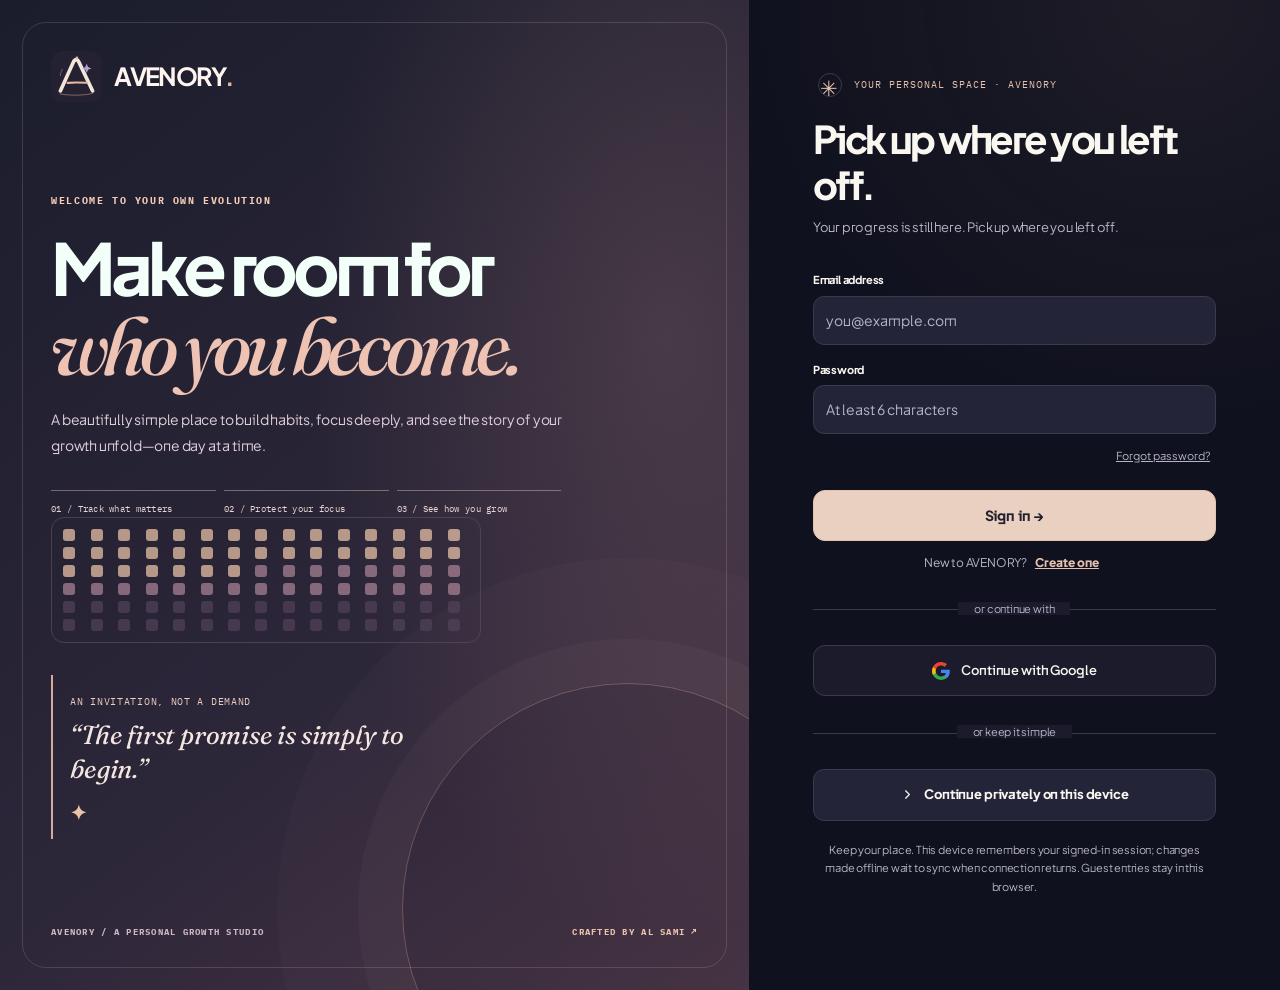
<file: index.html>
<!doctype html>
<html lang="en">
<head>
  <meta charset="UTF-8" />
  <meta name="viewport" content="width=device-width, initial-scale=1, viewport-fit=cover" />
  <meta name="theme-color" content="#0d0e19" />
  <meta name="description" content="AVENORY — Small days. Brave changes. A thoughtfully designed place for habits, focus and your 90-day journey." />
  <meta name="apple-mobile-web-app-capable" content="yes" />
  <meta name="apple-mobile-web-app-status-bar-style" content="default" />
  <meta name="apple-mobile-web-app-title" content="AVENORY" />
  <link rel="manifest" href="manifest.webmanifest" />
  <link rel="icon" type="image/svg+xml" href="assets/icon.svg" /><link rel="icon" type="image/png" href="assets/icon-192.png" />
  <link rel="apple-touch-icon" href="assets/icon-192.png" />
  <link rel="preconnect" href="https://fonts.googleapis.com" /><link rel="preconnect" href="https://fonts.gstatic.com" crossorigin /><link href="https://fonts.googleapis.com/css2?family=Fraunces:ital,wght@0,400;0,500;0,600;1,400;1,500&family=IBM+Plex+Mono:wght@400;500;600&family=Plus+Jakarta+Sans:wght@400;500;600;700;800&display=swap" rel="stylesheet" /><link rel="stylesheet" href="styles.css" /><link rel="stylesheet" href="avenory-core.css" /><link rel="stylesheet" href="avenory-components.css" /><link rel="stylesheet" href="avenory-signature.css" /><link rel="stylesheet" href="avenory-v7.css" />
  <title>AVENORY — Small days. Brave changes.</title>
</head>
<body>
  <svg xmlns="http://www.w3.org/2000/svg" class="sprite" aria-hidden="true">
    <symbol id="i-grid" viewBox="0 0 24 24"><rect x="3" y="3" width="7" height="7" rx="2"/><rect x="14" y="3" width="7" height="7" rx="2"/><rect x="3" y="14" width="7" height="7" rx="2"/><rect x="14" y="14" width="7" height="7" rx="2"/></symbol>
    <symbol id="i-checks" viewBox="0 0 24 24"><rect x="3" y="3" width="18" height="18" rx="5"/><path d="m7.5 12 3 3 6-6"/></symbol>
    <symbol id="i-target" viewBox="0 0 24 24"><circle cx="12" cy="12" r="9"/><circle cx="12" cy="12" r="5"/><circle cx="12" cy="12" r="1"/></symbol>
    <symbol id="i-chart" viewBox="0 0 24 24"><path d="M3 3v18h18"/><path d="m6 16 4-5 4 3 6-8"/></symbol>
    <symbol id="i-trophy" viewBox="0 0 24 24"><path d="M7 3h10v6a5 5 0 0 1-10 0V3Z"/><path d="M7 5H3v2a5 5 0 0 0 5 5m9-7h4v2a5 5 0 0 1-5 5M12 14v4m-5 3h10M9 18h6"/></symbol>
    <symbol id="i-settings" viewBox="0 0 24 24"><circle cx="12" cy="12" r="3"/><path d="M19 12a7 7 0 0 0-.1-1l2-1.6-2-3.5-2.5 1a8 8 0 0 0-1.7-1L14.3 3H9.7l-.4 2.9a8 8 0 0 0-1.7 1l-2.5-1-2 3.5L5.1 11A7 7 0 0 0 5 13l-2 1.6 2 3.5 2.5-1a8 8 0 0 0 1.7 1l.5 2.9h4.6l.4-2.9a8 8 0 0 0 1.7-1l2.5 1 2-3.5-2-1.6a7 7 0 0 0 .1-1Z" transform="translate(0 -0.1) scale(.96) translate(.5 .5)"/></symbol>
    <symbol id="i-bell" viewBox="0 0 24 24"><path d="M18 8a6 6 0 0 0-12 0c0 7-3 7-3 9h18c0-2-3-2-3-9ZM10 21h4"/></symbol>
    <symbol id="i-moon" viewBox="0 0 24 24"><path d="M20 15.3A8 8 0 0 1 8.7 4 8.4 8.4 0 1 0 20 15.3Z"/></symbol>
    <symbol id="i-sun" viewBox="0 0 24 24"><circle cx="12" cy="12" r="4"/><path d="M12 2v2m0 16v2M4.9 4.9l1.4 1.4m11.4 11.4 1.4 1.4M2 12h2m16 0h2M4.9 19.1l1.4-1.4M17.7 6.3l1.4-1.4"/></symbol>
    <symbol id="i-plus" viewBox="0 0 24 24"><path d="M12 5v14M5 12h14"/></symbol>
    <symbol id="i-minus" viewBox="0 0 24 24"><path d="M5 12h14"/></symbol>
    <symbol id="i-arrow-left" viewBox="0 0 24 24"><path d="m15 18-6-6 6-6"/></symbol>
    <symbol id="i-arrow-right" viewBox="0 0 24 24"><path d="m9 18 6-6-6-6"/></symbol>
    <symbol id="i-droplet" viewBox="0 0 24 24"><path d="M12 2S5 10 5 15a7 7 0 0 0 14 0c0-5-7-13-7-13Z"/></symbol>
    <symbol id="i-brain" viewBox="0 0 24 24"><path d="M12 6a4 4 0 0 0-7-.5A4 4 0 0 0 4 12a4.5 4.5 0 0 0 2 7.5A4 4 0 0 0 12 21V6Zm0 0a4 4 0 0 1 7-.5A4 4 0 0 1 20 12a4.5 4.5 0 0 1-2 7.5A4 4 0 0 1 12 21V6ZM8 9a3 3 0 0 1 4 3m4-3a3 3 0 0 0-4 3"/></symbol>
    <symbol id="i-shield" viewBox="0 0 24 24"><path d="M12 22s8-4 8-11V5l-8-3-8 3v6c0 7 8 11 8 11Z"/><path d="m9 12 2 2 4-4"/></symbol>
    <symbol id="i-leaf" viewBox="0 0 24 24"><path d="M20 4C10 4 4 9 4 16a4 4 0 0 0 4 4c7 0 12-6 12-16ZM4 20c4-5 8-8 13-11"/></symbol>
    <symbol id="i-bed" viewBox="0 0 24 24"><path d="M3 18V6m0 10h18v5m0-5V9a3 3 0 0 0-3-3H8a3 3 0 0 0-3 3v7m0-4h16M3 21v-3"/></symbol>
    <symbol id="i-clock" viewBox="0 0 24 24"><circle cx="12" cy="12" r="9"/><path d="M12 7v5l3 2"/></symbol>
    <symbol id="i-phone" viewBox="0 0 24 24"><rect x="7" y="2" width="10" height="20" rx="2"/><path d="M11 18h2"/></symbol>
    <symbol id="i-sparkles" viewBox="0 0 24 24"><path d="m12 2 1.8 6.2L20 10l-6.2 1.8L12 18l-1.8-6.2L4 10l6.2-1.8L12 2ZM19 17l.7 2.3L22 20l-2.3.7L19 23l-.7-2.3L16 20l2.3-.7L19 17Z"/></symbol>
    <symbol id="i-book" viewBox="0 0 24 24"><path d="M12 6c-3-2-6-2-9-1v14c3-1 6-1 9 1 3-2 6-2 9-1V5c-3-1-6-1-9 1Zm0 0v14"/></symbol>
    <symbol id="i-heart" viewBox="0 0 24 24"><path d="M20.8 5.6a5.5 5.5 0 0 0-7.8 0l-1 1-1-1a5.5 5.5 0 0 0-7.8 7.8L12 22l8.8-8.6a5.5 5.5 0 0 0 0-7.8Z"/></symbol>
    <symbol id="i-activity" viewBox="0 0 24 24"><path d="M2 12h5l3-8 4 16 3-8h5"/></symbol>
    <symbol id="i-x" viewBox="0 0 24 24"><path d="M5 5 19 19M19 5 5 19"/></symbol>
    <symbol id="i-trash" viewBox="0 0 24 24"><path d="M3 6h18M8 6V4h8v2m3 0-1 15H6L5 6m5 4v7m4-7v7"/></symbol>
    <symbol id="i-pencil" viewBox="0 0 24 24"><path d="m4 16-.8 5 5-.8L20 8a2 2 0 0 0-4-4L4 16Zm10-10 4 4"/></symbol>
    <symbol id="i-download" viewBox="0 0 24 24"><path d="M12 3v12m-5-5 5 5 5-5M4 17v4h16v-4"/></symbol>
    <symbol id="i-upload" viewBox="0 0 24 24"><path d="M12 16V4m-5 5 5-5 5 5M4 17v4h16v-4"/></symbol>
    <symbol id="i-calendar" viewBox="0 0 24 24"><rect x="3" y="5" width="18" height="16" rx="2"/><path d="M7 3v4m10-4v4M3 10h18"/></symbol>
    <symbol id="i-check" viewBox="0 0 24 24"><path d="m5 12 4 4L19 6"/></symbol>
    <symbol id="i-flame" viewBox="0 0 24 24"><path d="M12 22a8 8 0 0 0 8-8c0-4-2-6-5-9 0 4-2 5-3 6C10 8 10 5 10 2 4 7 4 11 4 14a8 8 0 0 0 8 8Z"/><path d="M12 22a4 4 0 0 0 4-4c0-2-1-3-3-5 0 3-3 4-3 5a4 4 0 0 0 2 4Z"/></symbol>
    <symbol id="i-coffee" viewBox="0 0 24 24"><path d="M4 7h13v7a6 6 0 0 1-12 0V7Zm13 1h2a3 3 0 0 1 0 6h-2M4 21h15M8 3v2m5-2v2"/></symbol>
    <symbol id="i-play" viewBox="0 0 24 24"><path d="m8 5 11 7-11 7V5Z"/></symbol>
    <symbol id="i-pause" viewBox="0 0 24 24"><path d="M7 5v14m10-14v14"/></symbol>
    <symbol id="i-reset" viewBox="0 0 24 24"><path d="M3 11a9 9 0 1 1 2 7M3 4v7h7"/></symbol>
    <symbol id="i-lock" viewBox="0 0 24 24"><rect x="5" y="10" width="14" height="11" rx="2"/><path d="M8 10V7a4 4 0 0 1 8 0v3"/></symbol>
    <symbol id="i-filter" viewBox="0 0 24 24"><path d="M3 6h18M6 12h12m-9 6h6"/></symbol>
    <symbol id="i-menu" viewBox="0 0 24 24"><path d="M4 7h16M4 12h16M4 17h16"/></symbol>
  </svg>
  <div id="app"></div>
  <div id="modal-root"></div><div id="command-root"></div>
  <div id="toast-root" aria-live="polite"></div>
  <div id="celebration-root" aria-hidden="true"></div>
  <script src="cloud-config.js" defer></script>
  <script src="app.js" defer></script>
</body>
</html>
</file>
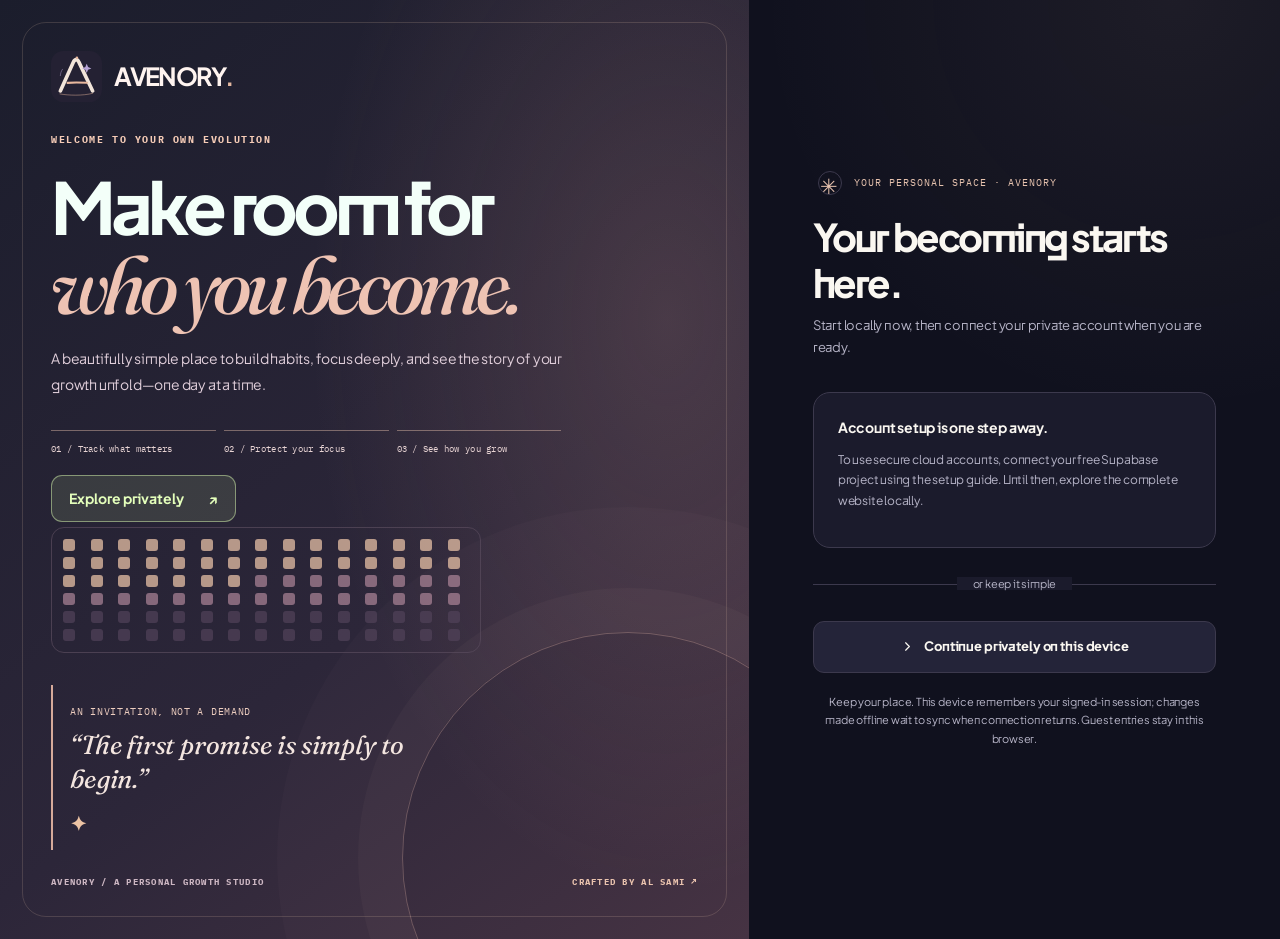
<file: Release/AVENORY-V7-Interactive-Preview.html>
<!doctype html>
<html lang="en">
<head>
  <meta charset="UTF-8" />
  <meta name="viewport" content="width=device-width, initial-scale=1, viewport-fit=cover" />
  <meta name="theme-color" content="#0d0e19" />
  <meta name="description" content="AVENORY — Small days. Brave changes. A thoughtfully designed place for habits, focus and your 90-day journey." />
  <meta name="apple-mobile-web-app-capable" content="yes" />
  <meta name="apple-mobile-web-app-status-bar-style" content="default" />
  <meta name="apple-mobile-web-app-title" content="AVENORY" />
  
  <link rel="icon" type="image/svg+xml" href="[data-uri]" />
  
  <link rel="preconnect" href="https://fonts.googleapis.com" /><link rel="preconnect" href="https://fonts.gstatic.com" crossorigin /><link href="https://fonts.googleapis.com/css2?family=Fraunces:ital,wght@0,400;0,500;0,600;1,400;1,500&family=IBM+Plex+Mono:wght@400;500;600&family=Plus+Jakarta+Sans:wght@400;500;600;700;800&display=swap" rel="stylesheet" /><style>
:root{--bg:#f7f8fc;--surface:#fff;--surface2:#f3f5fa;--ink:#20253b;--muted:#8790a4;--line:#e9ecf3;--accent:#7867e9;--accent-dark:#5c4bd5;--accent-wash:#f0edff;--green:#2caa77;--green-wash:#e8f8ee;--orange:#f3a24e;--shadow:0 16px 50px rgba(40,46,83,.035);--radius:22px;--sidebar:254px;color-scheme:light}
:root[data-theme='dark']{--bg:#121524;--surface:#1b2032;--surface2:#252b40;--ink:#eff0fb;--muted:#a5adc3;--line:#30364b;--accent:#ad9fff;--accent-dark:#b4a8ff;--accent-wash:#343051;--green:#72d3a8;--green-wash:#243f39;--orange:#ffbe78;--shadow:0 14px 40px rgba(0,0,0,.1);color-scheme:dark}
*{box-sizing:border-box}html{scroll-behavior:smooth}body{margin:0;background:var(--bg);color:var(--ink);font-family:Inter,'SF Pro Display',-apple-system,BlinkMacSystemFont,'Segoe UI',sans-serif;font-size:14px;-webkit-font-smoothing:antialiased}button,input,select,textarea{font:inherit}button{cursor:pointer}button:disabled{cursor:not-allowed;opacity:.44}a{color:var(--accent)}.sprite{position:absolute;width:0;height:0;overflow:hidden}.icon{height:19px;width:19px;fill:none;stroke:currentColor;stroke-width:1.85;stroke-linecap:round;stroke-linejoin:round;flex-shrink:0}.i-sm{width:15px;height:15px}.i-lg{width:23px;height:23px}.shell{display:grid;grid-template-columns:var(--sidebar) minmax(0,1fr);min-height:100vh}.sidebar{background:var(--surface);border-right:1px solid var(--line);padding:34px 20px 24px;display:flex;flex-direction:column;position:sticky;top:0;height:100vh}.brand{display:flex;align-items:center;gap:11px;padding:0 12px;margin-bottom:52px}.brand-symbol{height:40px;width:40px;display:grid;place-items:center;border-radius:14px;background:#222943;color:#beefca;font-size:15px;font-weight:900;letter-spacing:-1.8px;box-shadow:0 8px 18px rgba(33,37,65,.11)}.brand-name{font-size:22px;font-weight:830;letter-spacing:-1.2px;line-height:1}.brand-tag{font-size:10px;letter-spacing:.22em;color:var(--muted);text-transform:uppercase;margin-top:7px;font-weight:700}.nav-group-label{font-size:10px;letter-spacing:.17em;color:var(--muted);font-weight:800;margin:0 14px 16px}.nav-list{display:grid;gap:6px}.nav-item{background:none;border:0;color:var(--muted);display:flex;align-items:center;gap:13px;width:100%;text-align:left;padding:12px 14px;border-radius:12px;font-weight:650;transition:.2s}.nav-item .icon{width:19px;height:19px}.nav-item:hover{background:var(--surface2);color:var(--ink)}.nav-item.active{color:var(--accent);background:var(--accent-wash)}.nav-badge{margin-left:auto;background:var(--accent);color:white;border-radius:20px;padding:3px 7px;font-size:10px}.side-lower{margin-top:auto}.side-challenge{padding:19px 17px;background:linear-gradient(145deg,#eeeaff,#f6f4ff);border:1px solid #e6e0ff;border-radius:17px;color:#49476d;margin:24px 3px 24px}.side-challenge .tiny{font-size:10px;font-weight:800;letter-spacing:.12em;text-transform:uppercase;color:#8780be}.side-challenge strong{display:block;font-size:24px;letter-spacing:-1px;margin:8px 0 10px;color:#29294c}.side-challenge .progress-track{height:6px;background:#ddd7f5}.side-challenge .progress-fill{background:#7565e2}.side-footer{padding:0 12px;color:var(--muted);font-size:11px;line-height:1.7}.main{min-width:0}.content{max-width:1510px;margin:0 auto;padding:32px 48px 90px}.topbar{display:flex;justify-content:space-between;align-items:center;gap:15px;margin-bottom:30px}.top-eyebrow{font-size:11px;color:var(--muted);font-weight:800;letter-spacing:.15em;text-transform:uppercase}.top-actions{display:flex;align-items:center;gap:10px}.pill-date{background:var(--surface);border:1px solid var(--line);padding:11px 15px;border-radius:99px;display:flex;gap:9px;align-items:center;color:var(--muted);font-size:12px;font-weight:650}.icon-btn{width:40px;height:40px;border-radius:12px;border:1px solid var(--line);background:var(--surface);display:inline-grid;place-items:center;color:var(--muted)}.icon-btn:hover{color:var(--accent);border-color:var(--accent)}.user-dot{width:40px;height:40px;border-radius:50%;display:grid;place-items:center;color:#564dd0;background:#e5e1ff;font-weight:900;font-size:15px}.page-head{display:flex;justify-content:space-between;align-items:flex-end;gap:18px;margin:0 0 25px}.eyebrow{font-size:11px;font-weight:850;letter-spacing:.16em;color:var(--accent);text-transform:uppercase}.page-title{font-size:clamp(26px,3.3vw,39px);letter-spacing:-1.75px;font-weight:820;margin:8px 0 6px;line-height:1.17}.subhead{color:var(--muted);font-size:13px;line-height:1.65;margin:0}.btn{display:inline-flex;align-items:center;justify-content:center;gap:9px;border-radius:11px;padding:12px 18px;font-size:12px;font-weight:760;border:1px solid transparent;line-height:1.2;transition:background .18s,transform .18s;white-space:nowrap}.btn:hover{transform:translateY(-1px)}.btn-primary{background:var(--accent);color:#fff}.btn-primary:hover{background:var(--accent-dark)}.btn-neutral{background:var(--surface);border-color:var(--line);color:var(--ink)}.btn-neutral:hover{background:var(--surface2)}.btn-ghost{color:var(--accent);background:var(--accent-wash)}.btn-danger{color:#d45465;background:#ffeff0;border-color:#ffdde2}.btn-sm{padding:8px 12px;font-size:11px}.btn-wide{width:100%}.hero{background:linear-gradient(115deg,#292d51 0%,#292f57 55%,#38375f 100%);color:#fff;border-radius:26px;min-height:235px;overflow:hidden;display:flex;align-items:center;justify-content:space-between;padding:33px 44px;position:relative;isolation:isolate}.hero:before{content:"";position:absolute;width:500px;height:380px;border-radius:50%;right:-135px;top:-165px;background:radial-gradient(circle,rgba(155,142,246,.3),transparent 67%);z-index:-1}.hero:after{content:"";position:absolute;width:350px;height:350px;border:1px solid rgba(255,255,255,.1);border-radius:50%;right:60px;bottom:-230px;z-index:-1}.hero-copy{max-width:510px}.hero-tag{display:inline-flex;align-items:center;gap:8px;font-size:10px;font-weight:850;letter-spacing:.16em;color:#c6c3ff;text-transform:uppercase}.hero h2{font-weight:750;font-size:clamp(24px,3vw,35px);letter-spacing:-1.3px;line-height:1.2;margin:16px 0 9px}.hero p{font-size:13px;color:#c2c4db;line-height:1.7;max-width:440px;margin:0}.hero-bottom{margin-top:24px;display:flex;align-items:center;gap:15px;font-size:11px;color:#dddff0}.hero-mini-track{height:6px;width:160px;border-radius:30px;background:#555776;overflow:hidden}.hero-mini-track span{height:100%;display:block;background:#bdf1ca;border-radius:30px}.hero-circle{height:158px;width:158px;flex:0 0 158px;display:grid;place-items:center;border-radius:50%;background:conic-gradient(#bbf2ca var(--deg),rgba(255,255,255,.15) 0);margin-right:28px;position:relative}.hero-circle:before{content:"";position:absolute;inset:13px;background:#303553;border-radius:50%}.hero-circle div{z-index:1;text-align:center}.hero-circle b{font-size:42px;letter-spacing:-2px;display:block}.hero-circle small{font-size:11px;color:#bec2db}.stat-grid{display:grid;grid-template-columns:repeat(4,minmax(0,1fr));gap:15px;margin:19px 0 29px}.stat-card{background:var(--surface);border:1px solid var(--line);border-radius:18px;padding:21px 20px;box-shadow:var(--shadow)}.stat-heading{display:flex;align-items:center;justify-content:space-between;gap:5px;margin-bottom:13px}.stat-heading span{font-size:11px;color:var(--muted);font-weight:690}.stat-icon{width:34px;height:34px;display:grid;place-items:center;border-radius:11px;background:var(--accent-wash);color:var(--accent)}.stat-icon.green{background:var(--green-wash);color:var(--green)}.stat-icon.warm{background:#fff2e4;color:#ee9d47}.stat-number{font-size:30px;line-height:1.1;letter-spacing:-1.1px;font-weight:840}.stat-unit{font-size:14px;letter-spacing:0;margin-left:3px;color:var(--muted);font-weight:650}.stat-foot{font-size:10.5px;color:var(--muted);margin-top:9px}.section-header{display:flex;align-items:center;justify-content:space-between;gap:12px;margin-bottom:17px}.section-title{font-size:18px;font-weight:810;letter-spacing:-.5px;margin:0}.section-sub{font-size:11px;color:var(--muted);margin:6px 0 0}.text-link{border:0;background:transparent;color:var(--accent);font-size:11.5px;font-weight:780;display:flex;align-items:center;gap:6px;padding:8px 0}.dash-grid{display:grid;grid-template-columns:minmax(0,1.75fr) minmax(300px,.9fr);gap:22px;align-items:start}.stack{display:grid;gap:21px}.card{background:var(--surface);border:1px solid var(--line);border-radius:var(--radius);padding:22px;box-shadow:var(--shadow)}.habits-card{padding:21px 22px 5px}.completion-tag{background:var(--green-wash);color:var(--green);font-size:11px;font-weight:810;border-radius:8px;padding:7px 10px}.day-nav{display:flex;align-items:center;gap:8px;background:var(--surface2);border:1px solid var(--line);border-radius:11px;padding:3px}.day-nav button{height:29px;width:29px;background:var(--surface);color:var(--ink);border:1px solid var(--line);border-radius:8px;display:grid;place-items:center}.day-nav button:disabled{opacity:.3}.day-nav span{padding:0 5px;font-size:11px;color:var(--muted);font-weight:790;white-space:nowrap}.habit-row{border-top:1px solid var(--line);display:grid;grid-template-columns:42px minmax(0,1fr) auto 37px;align-items:center;gap:13px;padding:15px 1px;min-height:76px}.habit-row:first-of-type{border-top:0}.habit-symbol{height:40px;width:40px;border-radius:12px;background:var(--surface2);color:var(--accent);display:grid;place-items:center}.habit-symbol.green{color:var(--green);background:var(--green-wash)}.habit-symbol.orange{color:#ed9951;background:#fff3e7}.habit-symbol.blue{color:#629bd6;background:#eaf3ff}.habit-name{font-size:12.5px;font-weight:800;margin:0 0 5px;line-height:1.3}.habit-row.done .habit-name{color:var(--muted)}.habit-detail{color:var(--muted);font-size:10.5px;margin:0;line-height:1.5}.habit-amount{font-size:11px;color:var(--muted);font-weight:690}.habit-actions{display:flex;gap:6px;align-items:center}.step-btn{border:1px solid var(--line);background:var(--surface2);width:26px;height:26px;border-radius:8px;color:var(--ink);display:grid;place-items:center}.step-value{min-width:44px;text-align:center;color:var(--ink);font-size:11px;font-weight:800}.num-field{width:64px;border:1px solid var(--line);border-radius:8px;padding:8px 5px;background:var(--surface2);color:var(--ink);font-size:11px;font-weight:750;text-align:center;outline:none}.num-field:focus{border-color:var(--accent)}.tick{width:31px;height:31px;border-radius:10px;display:grid;place-items:center;border:1.5px solid #d9deeb;background:var(--surface);color:transparent}.tick .icon{width:19px;height:19px;stroke-width:2.8}.tick.done{color:#fff;background:var(--green);border-color:var(--green)}.tick:hover{border-color:var(--green)}.empty-state{text-align:center;padding:35px 18px;color:var(--muted)}.empty-state .icon{color:var(--accent);width:32px;height:32px}.empty-state h3{color:var(--ink);font-size:16px;margin:15px 0 8px}.empty-state p{font-size:12px;line-height:1.65;max-width:300px;margin:0 auto 18px}.daily-progress{padding-bottom:20px}.bar-labels{display:flex;justify-content:space-between;font-size:11px;color:var(--muted);margin-bottom:10px}.bar-labels b{color:var(--ink)}.progress-track{height:8px;background:var(--surface2);border-radius:99px;overflow:hidden}.progress-fill{height:100%;background:linear-gradient(90deg,#9884f5,#7167e8);border-radius:99px;transition:width .25s}.focus-mini{background:var(--surface);border:1px solid var(--line);border-radius:var(--radius);padding:24px}.mini-feature{display:flex;gap:12px;align-items:center;margin:23px 0}.mini-feature-icon{height:45px;width:45px;display:grid;place-items:center;background:var(--accent-wash);color:var(--accent);border-radius:14px}.mini-feature-title{font-weight:810;font-size:13px;margin:0 0 5px}.mini-feature-sub{color:var(--muted);font-size:11px;line-height:1.4;margin:0}.mini-focus-goal{padding:15px;border-radius:13px;background:var(--surface2);display:flex;justify-content:space-between;align-items:center;margin-bottom:17px}.mini-focus-goal strong{font-size:17px;letter-spacing:-.5px}.mini-focus-goal span{font-size:10px;color:var(--muted)}.reflection-card .moods{display:flex;gap:8px;margin:18px 0}.mood{flex:1;padding:9px 4px;background:var(--surface2);border:1px solid var(--line);border-radius:11px;display:flex;gap:5px;flex-direction:column;align-items:center;font-size:10px;color:var(--muted)}.mood .face{font-size:21px;line-height:1.2}.mood.active{border-color:var(--accent);background:var(--accent-wash);color:var(--accent);font-weight:760}.textarea{width:100%;resize:vertical;min-height:84px;background:var(--surface2);border:1px solid var(--line);border-radius:12px;outline:0;padding:12px 13px;font-size:12px;color:var(--ink);line-height:1.6}.textarea:focus{border-color:var(--accent)}.quote-card{border-radius:20px;background:#ebf7ef;color:#426d54;padding:24px;position:relative;overflow:hidden}.quote-card:after{content:'✳';position:absolute;color:rgba(57,137,87,.1);right:-10px;top:-40px;font-size:160px}.quote-card .icon{color:#3a9865}.quote-card p{font-size:16px;font-weight:700;letter-spacing:-.4px;line-height:1.55;margin:15px 0}.quote-card small{font-size:10px;color:#6a9879;font-weight:790;letter-spacing:.1em;text-transform:uppercase}.weekday-card{margin-bottom:20px}.mini-days{display:grid;grid-template-columns:repeat(7,1fr);gap:9px;margin-top:17px}.mini-day{text-align:center}.mini-day small{display:block;font-size:10px;color:var(--muted);margin-bottom:9px}.day-circle{height:30px;width:30px;border-radius:10px;display:grid;place-items:center;margin:0 auto;background:var(--surface2);border:1px solid var(--line);color:var(--muted);font-size:11px;font-weight:780}.day-circle.hit{background:var(--green-wash);color:var(--green);border-color:transparent}.day-circle.partial{background:var(--accent-wash);color:var(--accent);border-color:transparent}.day-circle.today{outline:2px solid var(--accent);outline-offset:2px}.page-grid{display:grid;grid-template-columns:repeat(2,minmax(0,1fr));gap:16px}.section-spacer{margin-top:28px}.manage-card{padding:19px 20px;display:flex;align-items:flex-start;gap:14px}.manage-card .manage-text{flex:1;min-width:0}.manage-top{display:flex;justify-content:space-between;gap:8px}.manage-card h3{margin:3px 0 6px;font-size:14px;font-weight:820}.manage-card p{margin:0;font-size:11px;color:var(--muted);line-height:1.55}.manage-metrics{display:flex;gap:10px;flex-wrap:wrap;margin-top:18px}.manage-metrics span{font-size:10px;color:var(--muted);padding:6px 8px;background:var(--surface2);border-radius:7px}.manage-actions{display:flex;gap:5px}.tiny-ic{width:27px;height:27px;border:0;background:transparent;color:var(--muted);display:grid;place-items:center;border-radius:8px}.tiny-ic:hover{background:var(--surface2);color:var(--accent)}.template-grid{display:grid;grid-template-columns:repeat(3,minmax(0,1fr));gap:12px}.template{border:1px solid var(--line);background:var(--surface);border-radius:15px;padding:16px;text-align:left;display:flex;align-items:center;gap:11px}.template:hover{border-color:var(--accent)}.template b{display:block;font-size:12px}.template span{font-size:10px;color:var(--muted);display:block;margin-top:4px}.template .icon{color:var(--accent)}.project-card{padding:23px;position:relative}.project-top{display:flex;justify-content:space-between;align-items:start;gap:15px}.project-emblem{width:46px;height:46px;background:var(--accent-wash);color:var(--accent);border-radius:15px;display:grid;place-items:center}.project-eyebrow{font-size:10px;color:var(--accent);font-weight:800;letter-spacing:.09em;text-transform:uppercase;margin:17px 0 8px}.project-title{font-size:17px;line-height:1.35;font-weight:820;letter-spacing:-.35px;margin:0}.project-description{font-size:11.5px;color:var(--muted);line-height:1.6;min-height:34px;margin:9px 0 20px}.project-meta{display:flex;gap:11px;flex-wrap:wrap;color:var(--muted);font-size:10.5px;margin:12px 0 21px}.project-meta span{display:flex;align-items:center;gap:5px}.project-controls{display:flex;align-items:center;justify-content:space-between;gap:10px;margin-top:20px}.project-controls small{color:var(--muted);font-size:10px}.project-controls b{color:var(--ink);font-size:12px}.project-score{font-weight:840;color:var(--accent);font-size:23px;letter-spacing:-.8px}.project-empty{max-width:720px;margin:25px auto}.insight-four{display:grid;grid-template-columns:repeat(3,minmax(0,1fr));gap:15px;margin-bottom:19px}.insight-main{display:grid;grid-template-columns:minmax(0,1.3fr) minmax(310px,1fr);gap:20px}.heatmap-card{padding:25px;overflow:hidden}.heatmap{display:grid;grid-auto-flow:column;grid-template-rows:repeat(7,minmax(0,1fr));grid-auto-columns:minmax(16px,1fr);gap:6px;margin-top:23px}.heat-cell{aspect-ratio:1;max-height:24px;min-height:11px;border-radius:5px;background:var(--surface2);border:1px solid var(--line)}.heat-cell.low{background:#dcd6ff;border-color:#dcd6ff}.heat-cell.mid{background:#ad9df4;border-color:#ad9df4}.heat-cell.high{background:#7068dc;border-color:#7068dc}.heat-cell.future{opacity:.36}.heat-legend{display:flex;justify-content:flex-end;align-items:center;gap:5px;font-size:10px;color:var(--muted);margin-top:16px}.legend-square{width:11px;height:11px;border-radius:3px;background:var(--surface2);border:1px solid var(--line)}.legend-square.low{background:#dcd6ff;border:0}.legend-square.mid{background:#ad9df4;border:0}.legend-square.high{background:#7068dc;border:0}.bar-chart{display:flex;align-items:end;justify-content:space-between;gap:7px;height:182px;margin-top:25px;border-bottom:1px solid var(--line);padding:0 4px 0}.bar-col{flex:1;min-width:0;text-align:center;display:flex;flex-direction:column;justify-content:flex-end;height:100%;gap:8px}.bar-outer{flex:1;display:flex;align-items:end;justify-content:center}.bar-inner{width:100%;max-width:28px;border-radius:6px 6px 0 0;background:#d8d1ff;min-height:2px}.bar-inner.strong{background:var(--accent)}.bar-col small{font-size:9px;color:var(--muted);margin-bottom:-20px}.chart-label-space{height:26px}.performance-list{display:grid;gap:17px;margin-top:20px}.performance-line{display:flex;justify-content:space-between;font-size:11px;margin-bottom:8px}.performance-line span:first-child{font-weight:700}.performance-line span:last-child{color:var(--muted)}.rewards-grid{display:grid;grid-template-columns:repeat(3,minmax(0,1fr));gap:17px}.reward{padding:27px 19px;text-align:center;min-height:200px;display:grid;justify-items:center;align-content:center}.reward-illustration{width:65px;height:65px;border-radius:20px;display:grid;place-items:center;background:#fff1db;color:#f3ac4e;margin-bottom:16px}.reward-illustration .icon{width:31px;height:31px}.reward.locked{opacity:.52}.reward.locked .reward-illustration{background:var(--surface2);color:var(--muted)}.reward h3{font-size:13px;margin:0 0 8px}.reward p{font-size:11px;color:var(--muted);margin:0;line-height:1.5}.reward small{display:inline-block;margin-top:12px;color:var(--accent);font-size:10px;font-weight:790}.level-hero{background:linear-gradient(115deg,#292e55,#444074);padding:27px 32px;color:white;border-radius:22px;display:flex;justify-content:space-between;align-items:center;gap:20px;margin-bottom:22px}.level-hero h2{font-size:28px;letter-spacing:-1px;margin:7px 0}.level-hero p{font-size:12px;color:#c7c8e7}.level-hero .progress-track{background:#595879;margin-top:14px;max-width:350px}.level-hero .progress-fill{background:#bceec9}.level-hero-icon{width:96px;height:96px;border-radius:50%;display:grid;place-items:center;background:#ffffff13;border:1px solid #ffffff34}.level-hero-icon .icon{height:49px;width:49px;color:#d4cafa}.focus-layout{display:grid;grid-template-columns:minmax(0,1.1fr) minmax(280px,.85fr);gap:22px}.timer-card{padding:36px;display:grid;justify-items:center}.timer-dial{height:284px;width:284px;border-radius:50%;background:conic-gradient(var(--accent) var(--deg),var(--surface2) 0);display:grid;place-items:center;margin:26px auto;position:relative}.timer-dial:before{content:"";inset:13px;border-radius:50%;background:var(--surface);position:absolute}.timer-body{text-align:center;z-index:1}.timer-count{font-size:59px;letter-spacing:-2px;font-weight:800;font-variant-numeric:tabular-nums}.timer-caption{font-size:11px;color:var(--muted);font-weight:800;letter-spacing:.13em;text-transform:uppercase}.timer-switch{background:var(--surface2);padding:5px;border-radius:13px;display:flex;gap:4px}.timer-switch button{border:0;background:transparent;border-radius:10px;color:var(--muted);font-weight:770;font-size:11px;padding:9px 17px}.timer-switch button.active{background:var(--surface);color:var(--accent);box-shadow:0 3px 8px rgba(0,0,0,.055)}.timer-buttons{display:flex;justify-content:center;gap:10px}.focus-tip{color:var(--muted);font-size:11px;line-height:1.7;text-align:center;max-width:365px;margin:19px 0 0}.focus-choice{background:var(--surface2);border:1px solid var(--line);border-radius:12px;padding:14px;font-size:12px;color:var(--ink);width:100%;margin:18px 0}.work-note{background:var(--accent-wash);color:var(--accent);padding:18px;border-radius:15px;font-size:12px;line-height:1.7}.settings-grid{display:grid;grid-template-columns:repeat(2,minmax(0,1fr));gap:18px}.settings-card{padding:26px}.settings-card h3{margin:0 0 8px;font-size:16px;letter-spacing:-.3px}.settings-card p{font-size:11px;color:var(--muted);line-height:1.7;margin:0 0 21px}.field{display:grid;gap:7px;margin-bottom:16px}.field label,.field-label{color:var(--ink);font-weight:740;font-size:11px}.field small{font-size:10px;color:var(--muted);line-height:1.45}.input{width:100%;padding:11px 12px;border-radius:10px;background:var(--surface2);color:var(--ink);border:1px solid var(--line);outline:0;font-size:12px}.input:focus{border-color:var(--accent)}.field-inline{display:grid;grid-template-columns:1fr 1fr;gap:13px}.setting-actions{display:flex;gap:9px;flex-wrap:wrap}.toggle-line{display:flex;align-items:center;justify-content:space-between;gap:18px;padding:13px 0;border-bottom:1px solid var(--line);font-size:12px}.toggle-line small{display:block;color:var(--muted);font-size:10px;margin-top:5px}.switch{appearance:none;width:38px;height:22px;border-radius:100px;background:#c8cddb;position:relative;flex-shrink:0;cursor:pointer}.switch:after{content:"";position:absolute;width:16px;height:16px;top:3px;left:3px;border-radius:50%;background:white;transition:transform .18s}.switch:checked{background:var(--accent)}.switch:checked:after{transform:translateX(16px)}.disclaimer{padding:14px 15px;background:var(--surface2);border-radius:11px;font-size:10.5px;line-height:1.7;color:var(--muted)}.mobile-top{display:none}.mobile-nav{display:none}.modal-overlay{position:fixed;z-index:100;background:rgba(20,24,43,.55);inset:0;display:grid;place-items:center;padding:18px;backdrop-filter:blur(5px)}.modal-panel{background:var(--surface);width:min(520px,100%);max-height:min(90vh,900px);overflow:auto;border-radius:24px;padding:29px;box-shadow:0 18px 75px rgba(0,0,0,.22)}.modal-titlebar{display:flex;align-items:center;justify-content:space-between;margin-bottom:23px}.modal-titlebar h2{margin:0;font-size:20px;letter-spacing:-.7px}.modal-footer{display:flex;justify-content:flex-end;gap:9px;margin-top:24px}.form-group{margin-bottom:19px}.weekday-choices{display:flex;gap:7px;justify-content:space-between}.weekday-choice{display:flex;align-items:center;justify-content:center;width:38px;height:38px;position:relative;cursor:pointer;border:1px solid var(--line);background:var(--surface2);border-radius:11px;color:var(--muted);font-weight:800;font-size:11px}.weekday-choice input{position:absolute;inset:0;opacity:0;cursor:pointer}.weekday-choice:has(input:checked){color:var(--accent);border-color:var(--accent);background:var(--accent-wash)}.form-hint{font-size:10px;color:var(--muted);line-height:1.5;margin-top:8px}.toast{position:fixed;z-index:150;bottom:25px;right:26px;display:flex;align-items:center;gap:9px;border-radius:12px;color:white;background:#272c46;padding:13px 17px;box-shadow:0 12px 35px #0003;font-size:12px;font-weight:700;max-width:360px}.toast .icon{color:#bef0ca}.divider{height:1px;background:var(--line);margin:19px 0}.muted{color:var(--muted)}.sr-only{position:absolute;width:1px;height:1px;overflow:hidden;clip:rect(0,0,0,0);white-space:nowrap}.help-banner{background:var(--accent-wash);border-radius:14px;padding:13px 17px;font-size:11px;color:var(--accent);line-height:1.6;display:flex;align-items:flex-start;gap:10px;margin-top:20px}.smallcaps{font-size:10px;letter-spacing:.13em;font-weight:820;text-transform:uppercase;color:var(--muted)}
@media(min-width:1450px){.dash-grid{grid-template-columns:minmax(0,1.72fr) minmax(360px,.9fr)}}
@media(max-width:1150px){.content{padding:30px 29px 85px}.dash-grid{grid-template-columns:minmax(0,1.5fr) minmax(270px,.85fr);gap:15px}.stat-grid{gap:10px}.stat-card{padding:17px 16px}.habit-row{gap:9px}.hero{padding:30px 32px}.hero-circle{margin-right:0}}
@media(max-width:990px){:root{--sidebar:210px}.sidebar{padding-left:12px;padding-right:12px}.content{padding:24px 22px 80px}.dash-grid,.insight-main,.focus-layout{grid-template-columns:1fr}.stat-grid{grid-template-columns:repeat(2,1fr)}.page-grid{grid-template-columns:1fr 1fr}.hero-circle{height:134px;width:134px;flex-basis:134px}.hero-circle b{font-size:33px}}
@media(max-width:790px){.shell{display:block}.sidebar{display:none}.mobile-top{display:flex;align-items:center;justify-content:space-between;padding:17px 18px 0}.mobile-top .brand{margin:0;padding:0}.mobile-top .brand-symbol{width:34px;height:34px;border-radius:10px;font-size:13px}.mobile-top .brand-name{font-size:19px}.mobile-top .brand-tag{display:none}.content{padding:19px 17px 98px}.topbar{display:none}.mobile-nav{display:flex;position:fixed;left:0;right:0;bottom:0;z-index:40;background:var(--surface);border-top:1px solid var(--line);padding:8px 4px calc(8px + env(safe-area-inset-bottom));justify-content:space-around;gap:1px}.mobile-nav button{border:0;background:none;color:var(--muted);padding:8px 3px 4px;border-radius:10px;display:flex;flex-direction:column;align-items:center;gap:5px;font-size:9px;font-weight:740;min-width:0;flex:1}.mobile-nav button.active{color:var(--accent);background:var(--accent-wash)}.mobile-nav .icon{width:20px;height:20px}.page-head{margin:14px 0 21px}.page-title{font-size:29px}.hero{min-height:205px}.stat-grid{grid-template-columns:repeat(4,minmax(0,1fr))}.stat-number{font-size:26px}.stat-heading span{font-size:10px}}
@media(max-width:590px){.hero{padding:25px 24px;align-items:flex-start;min-height:212px}.hero h2{font-size:24px;max-width:260px}.hero p{max-width:265px;font-size:11.5px}.hero-circle{width:100px;height:100px;flex-basis:100px;position:absolute;right:15px;bottom:13px;opacity:.82}.hero-circle:before{inset:9px}.hero-circle b{font-size:24px}.hero-circle small{font-size:9px}.hero-bottom{gap:8px;margin-top:19px}.hero-mini-track{width:75px}.stat-grid{grid-template-columns:repeat(2,minmax(0,1fr));gap:10px;margin:12px 0 24px}.stat-card{padding:16px}.stat-number{font-size:28px}.stat-icon{width:29px;height:29px}.stat-icon .icon{width:16px;height:16px}.dash-grid{gap:18px}.card{padding:18px}.habits-card{padding:18px 14px 4px}.habit-row{grid-template-columns:36px minmax(0,1fr) auto 30px;gap:7px;min-height:70px;padding:13px 0}.habit-symbol{width:34px;height:34px;border-radius:10px}.habit-symbol .icon{width:17px;height:17px}.habit-name{font-size:11.5px}.habit-detail{font-size:9.5px}.tick{height:29px;width:29px}.step-btn{width:23px;height:25px}.step-value{min-width:35px;font-size:10px}.num-field{width:45px;padding:7px 3px}.page-grid,.settings-grid,.insight-four,.rewards-grid,.template-grid{grid-template-columns:1fr}.insight-four{gap:10px}.page-head:has(.btn){align-items:flex-start;flex-wrap:wrap}.project-card{padding:21px}.level-hero{padding:25px 22px}.level-hero-icon{width:65px;height:65px}.level-hero-icon .icon{width:35px;height:35px}.heatmap{gap:4px}.heat-cell{border-radius:3px}.timer-dial{height:238px;width:238px}.timer-count{font-size:48px}.timer-card{padding:24px 16px}.settings-card{padding:20px}.modal-panel{padding:22px 18px}.weekday-choice{width:33px;height:34px}.toast{left:15px;right:15px;bottom:85px;max-width:none}}
@media(prefers-reduced-motion:reduce){*,*:before,*:after{scroll-behavior:auto!important;animation:none!important;transition:none!important}}

.heat-cell:not(:disabled){cursor:pointer}.heat-cell:hover:not(:disabled),.heat-cell:focus-visible{outline:2px solid var(--accent);outline-offset:2px}.heat-cell:disabled{cursor:default}

/* ———————————————————————————————————————————
   NINETY 2.0 — NEW DESIGN LANGUAGE
   Accessible, tactile, responsive and motion-conscious.
——————————————————————————————————————————— */
:root {--bg:#f6f7fa;--surface:#ffffff;--surface2:#f5f6f9;--ink:#20263b;--muted:#77819a;--line:#e9eaf1;--accent:#6a5ce4;--accent-dark:#5244c9;--accent-wash:#f0eeff;--green:#259e75;--green-wash:#e6f8f0;--orange:#e99b58;--shadow:0 8px 30px rgba(34,42,74,.036);--radius:20px}
:root[data-theme='dark'] {--bg:#121725;--surface:#1b2232;--surface2:#252d40;--ink:#f4f5ff;--muted:#a6b1c6;--line:#333b50;--accent:#b4a7ff;--accent-dark:#9a8afa;--accent-wash:#302b48;--green:#74d4ab;--green-wash:#27463e;--orange:#f5ba84}
:focus-visible {outline:3px solid var(--accent);outline-offset:3px}
button {touch-action:manipulation}
.card,.stat-card,.shop-item {border:1px solid var(--line);box-shadow:var(--shadow);transition:border-color .2s,transform .2s}
.card:hover {border-color:color-mix(in srgb,var(--line) 75%,var(--accent))}
.page-title {letter-spacing:-.075em;line-height:1.12}
.subhead {line-height:1.6}
.brand-symbol {box-shadow:0 5px 20px rgba(111,93,222,.18)}
.sidebar {box-shadow:4px 0 30px rgba(20,25,55,.012)}
.nav-item {transition:background .16s,color .16s,transform .16s}
.nav-item:active,.btn:active {transform:scale(.985)}
.btn {transition:background .16s,transform .16s,box-shadow .16s}
.btn-primary:hover {box-shadow:0 7px 20px rgba(104,87,213,.24)}
.mini-eyebrow {display:block;font-size:10px;font-weight:850;letter-spacing:.13em;text-transform:uppercase;color:var(--accent);margin:0 0 9px}
.greeting-spark {color:var(--accent);font-size:.72em}
.xp-mini {margin-left:8px;font-size:9px;font-weight:800;letter-spacing:.025em;background:var(--accent-wash);color:var(--accent);padding:4px 6px;border-radius:7px;white-space:nowrap}
.habit-name {display:flex;align-items:center;flex-wrap:wrap;gap:1px}
.tiny-progress {margin-top:9px;height:4px;width:100%;max-width:145px;border-radius:100px;background:var(--line);overflow:hidden}
.tiny-progress span {display:block;background:linear-gradient(90deg,var(--accent),#7bcfb2);height:100%;border-radius:100px;transition:width .3s}
.habit-row.done .tiny-progress span {background:var(--green)}
.habit-row .tick {transition:transform .14s,background .14s}
.habit-row .tick:active {transform:scale(.87)}
.progress-fill,.ring-arc {transition:width .5s ease,stroke-dashoffset .6s ease}
.v2-hero {background:radial-gradient(ellipse at 93% 20%,#615cc7 0%,transparent 44%),linear-gradient(115deg,#1a2441 0%,#283358 58%,#3c386b 100%);border-radius:25px;min-height:253px;padding:39px 46px;display:flex;align-items:center;justify-content:space-between;gap:22px;position:relative;overflow:hidden;color:white;isolation:isolate;margin-bottom:18px;box-shadow:0 15px 35px rgba(31,35,71,.12)}
.v2-hero-copy {position:relative;z-index:2;min-width:0}
.v2-hero .hero-tag {display:inline-flex;background:rgba(255,255,255,.12);border:1px solid rgba(255,255,255,.17);color:#e5e2ff;letter-spacing:.09em;gap:7px}
.v2-hero h2 {font-size:clamp(26px,3vw,41px);font-weight:840;line-height:1.14;letter-spacing:-.055em;margin:17px 0 10px}
.v2-hero h2 em {font-style:normal;color:#b6e9cd}
.v2-hero p {color:#d6d9ed;max-width:420px;line-height:1.6;font-size:12px;margin:0}
.v2-hero-foot {display:flex;flex-wrap:wrap;gap:18px;margin-top:24px;color:#e6e2ff;font-size:11px;font-weight:730}
.v2-hero-foot span {display:inline-flex;gap:6px;align-items:center}
.v2-hero-foot .icon {height:15px;width:15px}
.hero-ring {flex:0 0 auto;z-index:2;position:relative}
.v2-hero .ring-wrap svg circle:first-child {stroke:rgba(255,255,255,.14)}
.v2-hero .ring-wrap svg circle:last-child {stroke:#bfead8}
.v2-hero .ring-middle b {color:white;font-size:36px}
.v2-hero .ring-middle small {color:#e1e4f6}
.hero-decoration {position:absolute;right:-45px;top:-100px;font-size:340px;color:rgba(255,255,255,.032);line-height:1;transform:rotate(16deg);pointer-events:none}
.ring-wrap {position:relative;display:inline-block;flex-shrink:0}
.ring-wrap svg {display:block}
.ring-middle {position:absolute;inset:0;display:flex;align-items:center;justify-content:center;flex-direction:column}
.ring-middle b {font-size:24px;line-height:1;font-weight:850;letter-spacing:-.06em;font-variant-numeric:tabular-nums}
.ring-middle small {font-size:9px;font-weight:800;letter-spacing:.12em;color:var(--muted);margin-top:8px}
.journey-ribbon {display:grid;grid-template-columns:minmax(140px,1fr) minmax(220px,2fr) auto;align-items:center;gap:22px;background:var(--surface);border:1px solid var(--line);border-radius:19px;padding:17px 26px;margin:0 0 20px}
.journey-ribbon .mini-eyebrow {margin-bottom:5px;font-size:9px}
.journey-ribbon h2 {font-size:28px;line-height:1.2;font-weight:850;letter-spacing:-.06em;margin:0;white-space:nowrap}
.journey-ribbon h2>span {font-size:16px;color:var(--muted);font-weight:550;margin-left:1px}
.journey-ribbon h2 small {display:block;color:var(--muted);font-size:10px;font-weight:600;letter-spacing:normal}
.ribbon-label,.ribbon-sub {display:flex;align-items:center;justify-content:space-between;gap:8px}
.ribbon-label {font-size:11px;font-weight:700;margin-bottom:9px}
.ribbon-label strong {color:var(--accent)}
.ribbon-sub {color:var(--muted);font-size:9px;font-weight:700;letter-spacing:.03em;margin-top:7px}
.ribbon-total {border-left:1px solid var(--line);padding-left:24px;text-align:center;min-width:85px;display:grid;gap:3px}
.ribbon-total span,.ribbon-total small {font-size:10px;color:var(--muted)}
.ribbon-total b {font-size:24px;letter-spacing:-.05em;color:var(--accent)}
.stat-card {background:var(--surface)}
.stat-foot {line-height:1.55}
.micro-status {display:flex;justify-content:space-between;align-items:center;flex-wrap:wrap;gap:9px;background:var(--accent-wash);border:1px solid color-mix(in srgb,var(--accent-wash) 65%,var(--accent));color:var(--accent);border-radius:13px;padding:11px 14px;font-size:11px;font-weight:750}
.micro-status>span:nth-child(2) {flex:1}
.micro-status strong {white-space:nowrap}
.status-pulse {height:9px;width:9px;display:inline-block;border-radius:50%;background:var(--green);box-shadow:0 0 0 4px var(--green-wash);flex-shrink:0}
.new-dash-grid {align-items:start}
.xp-daily-card {padding:22px}
.xp-spark {background:var(--accent-wash);color:var(--accent);border-radius:10px;padding:10px;font-size:12px;font-weight:850;white-space:nowrap}
.daily-hero-meter {display:flex;align-items:center;gap:17px;margin:12px 0 19px}
.daily-xp-number {font-size:34px;letter-spacing:-.075em;font-weight:850;line-height:1;white-space:nowrap}
.daily-xp-number span {font-size:13px;color:var(--accent);letter-spacing:normal}
.daily-hero-meter p {line-height:1.5;font-size:10px;color:var(--muted);margin:9px 0}
.small-chip {display:inline-flex;font-size:10px;font-weight:770;background:var(--surface2);border-radius:8px;color:var(--muted);padding:6px 8px}
.xp-breakdown {display:grid;gap:0;border-top:1px solid var(--line);border-bottom:1px solid var(--line);margin:0 0 17px}
.xp-breakdown>div {display:flex;justify-content:space-between;padding:9px 2px;gap:10px;font-size:11px;color:var(--muted);border-bottom:1px solid var(--line)}
.xp-breakdown>div:last-child {border-bottom:0}
.xp-breakdown strong {color:var(--green);font-weight:850;font-variant-numeric:tabular-nums}
.coach-card {padding:22px}
.coach-score {display:flex;align-items:center;gap:15px;background:var(--surface2);padding:12px 14px;border-radius:12px;margin:15px 0}
.coach-score strong {font-size:31px;letter-spacing:-.07em;white-space:nowrap}
.coach-score strong span {font-size:15px}
.coach-score .up {color:var(--green)}
.coach-score .down {color:#dc8054}
.coach-score p {font-size:11px;line-height:1.5;color:var(--muted);margin:0}
.coach-details {display:grid;grid-template-columns:1fr 1fr;gap:11px;margin-bottom:17px}
.coach-details>div {padding:10px;border:1px solid var(--line);border-radius:12px;min-width:0}
.coach-details span {display:block;font-size:9px;font-weight:800;letter-spacing:.08em;color:var(--muted);margin-bottom:7px}
.coach-details strong {font-size:11px;display:block;overflow-wrap:anywhere;margin-bottom:6px}
.coach-details small {font-size:10px;color:var(--green)}
.weekly-snapshot {padding:23px}
.seven-bars {height:165px;display:grid;grid-template-columns:repeat(7,minmax(0,1fr));gap:14px;align-items:end;margin-top:14px}
.seven-bars>button {background:none;border:0;display:flex;flex-direction:column;align-items:center;gap:7px;height:100%;min-width:0;font-size:10px;font-weight:800;color:var(--muted);padding:0}
.seven-bars .seven-pillar {width:100%;height:112px;background:var(--surface2);border-radius:10px 10px 4px 4px;overflow:hidden;display:flex;align-items:flex-end;position:relative}
.seven-bars .seven-pillar i {width:100%;background:linear-gradient(0deg,var(--accent),#b0a7ff);border-radius:8px 8px 3px 3px;transition:height .25s}
.seven-bars button:hover .seven-pillar {outline:2px solid var(--accent);outline-offset:2px}
.seven-bars small {font-size:10px}
.insight-summary {display:grid;grid-template-columns:repeat(4,minmax(0,1fr));gap:13px;margin:0 0 20px}
.explorer-card {margin:0 0 20px;padding:26px}
.explorer-top {gap:13px;align-items:center;flex-wrap:wrap}
.segmented {display:flex;gap:4px;padding:4px;background:var(--surface2);border-radius:12px}
.segmented button {border:0;background:none;color:var(--muted);border-radius:9px;font-size:11px;font-weight:780;padding:9px 12px;white-space:nowrap}
.segmented button.active {background:var(--surface);color:var(--accent);box-shadow:0 3px 12px rgba(0,0,0,.07)}
.period-bars {display:flex;align-items:stretch;gap:10px;overflow-x:auto;scrollbar-width:thin;margin:27px 0 15px;padding-bottom:6px;min-height:234px}
.period-bar {border:none;background:none;color:var(--muted);padding:0;display:flex;flex-direction:column;align-items:center;justify-content:flex-end;flex:1 0 38px;gap:9px;min-width:34px;cursor:pointer}
.period-bar:disabled {cursor:default;opacity:.55}
.period-bar small {font-size:9px;font-weight:750;white-space:nowrap}
.period-bar .bar-pct {color:var(--muted);font-size:9px;line-height:1;font-weight:800}
.period-column {display:flex;align-items:flex-end;background:var(--surface2);height:155px;width:100%;max-width:75px;border-radius:11px 11px 5px 5px;overflow:hidden}
.period-column>span {display:block;width:100%;background:linear-gradient(180deg,#aa9aff,var(--accent));border-radius:10px 10px 4px 4px;transition:height .25s}
.period-bar.selected .period-column {outline:2px solid var(--accent);outline-offset:3px}
.period-bar.selected .bar-pct {color:var(--accent)}
.period-bar:hover:not(:disabled) .period-column {filter:brightness(1.1)}
.period-bars.day-bars .period-bar {min-width:35px}
.period-bars.week-bars .period-bar {min-width:42px}
.period-bars.month-bars .period-bar {min-width:80px}
.period-detail {padding:15px 18px;background:var(--surface2);border-radius:14px;display:flex;align-items:center;gap:30px;flex-wrap:wrap;margin-top:11px}
.period-detail h3 {margin:3px 0 0;font-size:15px}
.period-detail strong {display:block;font-size:21px;letter-spacing:-.05em;color:var(--accent)}
.period-detail small {display:block;color:var(--muted);font-size:10px;margin-top:3px}
.period-detail .btn {margin-left:auto}
.chapter-card {padding:27px;margin-bottom:20px}
.chapter-grid {display:grid;grid-template-columns:repeat(3,minmax(0,1fr));gap:15px;margin-top:17px}
.chapter {border:1px solid var(--line);background:var(--surface2);border-radius:16px;display:flex;align-items:center;flex-direction:column;gap:12px;padding:19px 7px;text-align:center}
.chapter>span {font-size:9px;color:var(--muted);font-weight:850;letter-spacing:.13em}
.chapter>b {font-size:12px}
.chapter>small {font-size:10px;color:var(--muted)}
.chapter .ring-middle b {font-size:19px}
.chapter .ring-middle small {font-size:8px}
.heatmap-card {margin-bottom:20px}
.reward-wallet {display:flex;gap:22px;align-items:center;justify-content:space-between;background:var(--surface);border:1px solid var(--line);border-radius:19px;padding:23px 26px;margin:0 0 22px}
.reward-wallet h2 {font-size:37px;letter-spacing:-.08em;margin:0;color:var(--accent)}
.reward-wallet h2 small {font-size:14px;letter-spacing:normal}
.reward-wallet p {font-size:11px;color:var(--muted);margin:5px 0 0}
.reward-wallet-copy {max-width:330px;border-left:1px solid var(--line);padding-left:20px}
.reward-wallet-copy strong {font-size:13px}
.reward-wallet-copy p {line-height:1.5}
.shop-grid {display:grid;grid-template-columns:repeat(2,minmax(0,1fr));gap:14px}
.shop-item {padding:24px;display:flex;flex-direction:column;gap:10px;min-width:0}
.shop-emoji {font-size:29px;margin-bottom:3px}
.shop-item h3 {margin:0;font-size:14px;letter-spacing:-.02em}
.shop-item p {color:var(--muted);font-size:11px;line-height:1.65;margin:0 0 13px;min-height:29px}
.shop-bottom {display:flex;align-items:center;justify-content:space-between;gap:10px;margin-top:auto}
.shop-bottom strong {color:var(--accent);font-size:14px;white-space:nowrap}
.redemption-card {padding:24px;margin-top:20px}
.redemption-list>div {display:flex;gap:14px;justify-content:space-between;padding:13px 0;font-size:12px;border-top:1px solid var(--line)}
.redemption-list small {color:var(--muted)}
.redemption-list b {color:var(--accent);white-space:nowrap}
.notification-health {display:flex;align-items:center;gap:12px;padding:14px;background:var(--surface2);border-radius:13px;margin-top:19px;font-size:11px}
.notification-health b {display:block;margin-bottom:4px}
.notification-health small {color:var(--muted);line-height:1.5}
#celebration-root {pointer-events:none;position:fixed;inset:0;z-index:999;overflow:hidden}
#celebration-root i {position:absolute;top:-25px;left:var(--x);width:9px;height:17px;background:var(--color);border-radius:2px;opacity:0;animation:celebration-fall 1.3s ease-in var(--delay) forwards;transform:rotate(19deg)}
@keyframes celebration-fall {0%{opacity:0;transform:translateY(-45px) rotate(0)}10%{opacity:1}85%{opacity:1}100%{opacity:0;transform:translateY(98vh) rotate(700deg)}}

@media(max-width:1250px) {.v2-hero {padding:32px}.insight-summary {grid-template-columns:repeat(2,minmax(0,1fr))}}
@media(max-width:990px) {.journey-ribbon {grid-template-columns:1fr 1.4fr;gap:16px}.ribbon-total {display:none}.insight-main {grid-template-columns:1fr}.v2-hero h2 {font-size:31px}}
@media(max-width:790px) {
  .mobile-nav {box-shadow:0 -6px 34px rgba(21,23,55,.045);padding-bottom:calc(8px + env(safe-area-inset-bottom))}
  .mobile-nav button {font-size:10px;min-height:44px}
  .mobile-nav .icon {width:21px;height:21px}
  .mobile-top {padding-top:15px}
  .stat-grid {grid-template-columns:repeat(2,minmax(0,1fr))}
  .new-dash-grid {grid-template-columns:1fr}
  .v2-hero {min-height:223px}
  .insight-summary {grid-template-columns:repeat(2,minmax(0,1fr))}
}
@media(max-width:590px) {
  .content {padding:18px 13px calc(104px + env(safe-area-inset-bottom))}
  .page-head {gap:10px}
  .page-title {font-size:29px}
  .v2-hero {padding:24px 21px;min-height:248px;align-items:flex-start;gap:0;margin-bottom:12px}
  .v2-hero-copy {max-width:260px}
  .v2-hero h2 {font-size:27px;line-height:1.18;margin:12px 0 8px}
  .v2-hero p {font-size:10px;line-height:1.5;max-width:215px}
  .v2-hero-foot {font-size:9px;margin-top:15px;gap:12px}
  .hero-ring {position:absolute;bottom:13px;right:12px;z-index:3}
  .hero-ring .ring-wrap {transform:scale(.68);transform-origin:bottom right;margin-top:-56px;margin-left:-56px}
  .v2-hero .ring-middle b {font-size:34px}
  .journey-ribbon {padding:15px;grid-template-columns:1fr;gap:13px}
  .journey-ribbon h2 {font-size:25px}
  .journey-main {min-width:0}
  .ribbon-sub {font-size:8px}
  .daily-hero-meter {gap:10px;flex-wrap:nowrap}
  .daily-xp-number {font-size:30px}
  .daily-hero-meter p {font-size:10px}
  .card.weekly-snapshot {padding:17px 15px}
  .seven-bars {gap:6px}
  .coach-details {gap:7px}
  .coach-details>div {padding:9px 7px}
  .explorer-card,.chapter-card {padding:18px 14px}
  .explorer-top {align-items:flex-start}
  .period-bars {gap:7px}
  .period-detail {gap:12px;padding:12px}
  .period-detail strong {font-size:18px}
  .period-detail .btn {margin-left:0}
  .chapter-grid {grid-template-columns:1fr;gap:10px}
  .chapter {display:grid;grid-template-columns:1fr auto 1fr;gap:8px;padding:11px}
  .chapter>span {grid-column:1;text-align:left}
  .chapter .ring-wrap {grid-column:2;grid-row:1 / span 3}
  .chapter>b,.chapter>small {grid-column:3;text-align:left}
  .shop-grid {grid-template-columns:1fr}
  .shop-item {padding:19px}
  .shop-item p {min-height:0}
  .shop-bottom {gap:8px}
  .reward-wallet {padding:20px;display:block}
  .reward-wallet-copy {max-width:none;border-left:0;border-top:1px solid var(--line);padding:14px 0 0;margin-top:13px}
  .habit-row .xp-mini {font-size:8px;padding:3px 4px;margin-left:3px}
  .tiny-progress {margin-top:7px;max-width:110px}
  .habit-actions {flex-shrink:0}
  .notification-health {align-items:flex-start}
}
@media(prefers-reduced-motion:reduce) {#celebration-root {display:none}}
.header-actions {display:flex;gap:9px;flex-wrap:wrap;justify-content:flex-end;align-items:center}
@media(max-width:590px) {.header-actions {justify-content:flex-start}.header-actions .btn {font-size:10px;padding:10px 13px}}
@media(max-width:590px) {
 .settings-grid,.page-grid,.insight-four,.rewards-grid,.template-grid {grid-template-columns:minmax(0,1fr)}
 .settings-card,.settings-grid>* {min-width:0;overflow-wrap:anywhere}
 .settings-card .field-inline {grid-template-columns:minmax(0,1fr);gap:0}
 .settings-card .input {min-width:0}
}
@media(min-width:791px) and (max-width:1199px){.new-dash-grid{grid-template-columns:minmax(0,1fr)}}
/* ───────────────── Ninety 3.0 / a calm, tactile design system ───────────────── */
:root{--bg:#f5f8f5;--surface:#ffffff;--surface2:#f0f5f2;--ink:#172b2b;--muted:#607b78;--line:#e0e9e3;--accent:#346d61;--accent-dark:#285c50;--accent-wash:#e1f4e9;--green:#238368;--green-wash:#e0f7ed;--orange:#d89955;--shadow:0 12px 35px rgba(25,61,47,.038);--radius:22px}
:root[data-theme='dark']{--bg:#0e1d20;--surface:#172a2c;--surface2:#1f3537;--ink:#eff8f4;--muted:#b2c8c0;--line:#304a48;--accent:#a2e7ca;--accent-dark:#72d7b3;--accent-wash:#263f3b;--green:#8eddb8;--green-wash:#264b41;--orange:#efbf8b}
body{font-size:14px;line-height:1.5}
button:focus-visible,a:focus-visible,input:focus-visible,select:focus-visible,textarea:focus-visible{outline:3px solid var(--accent);outline-offset:3px}
button,input,select,textarea{font-size:max(14px,1em)}
button:not(:disabled){-webkit-tap-highlight-color:transparent}
.sidebar{background:var(--surface)}.nav-item{min-height:45px}.nav-item.active{font-weight:820}
.brand-symbol{background:#173535;color:#b8f5d4}.brand-tag{letter-spacing:.12em}
.v2-hero{background:radial-gradient(ellipse at 78% 5%,#477e74 0,transparent 45%),linear-gradient(117deg,#172d32 0%,#214343 65%,#276554 100%);box-shadow:0 19px 50px rgba(20,54,46,.13)}
.v2-hero h2 em{color:#b9f0c6}.v2-hero .hero-tag{color:#d5f4df}.v2-hero .ring-wrap svg circle:last-child{stroke:#b9eed0}.v2-hero .hero-decoration{color:rgba(229,255,237,.05)}
.stat-card{border-radius:19px}.progress-fill{background:linear-gradient(90deg,#398573,#92d8af)}
.segmented button.active{color:var(--accent)}.seven-bars .seven-pillar i,.period-column>span{background:linear-gradient(180deg,#b2e9cb,var(--accent))}
.pill-date{font-size:12px}.header-actions{display:flex;gap:9px;flex-wrap:wrap}
.content{max-width:1480px}.sidebar{padding-top:28px}
.mini-eyebrow{letter-spacing:.14em}.btn-primary{font-size:13px}.btn,.icon-btn,.tiny-ic,.step-btn,.tick{min-height:42px}
.step-btn{min-height:34px;min-width:31px}.tick{min-width:38px}.habit-row{min-height:85px}.habit-detail,.habit-name,.stat-heading span{font-size:12px}.section-sub,.stat-foot{font-size:12px}
.account-open{border:0;cursor:pointer}.account-open:hover{box-shadow:0 0 0 3px var(--accent-wash)}
/* Focus studio */
.studio-layout{display:grid;grid-template-columns:minmax(0,1.22fr) minmax(310px,.78fr);gap:19px;align-items:start}
.studio-primary{background:linear-gradient(145deg,#152e34,#22464b 60%,#2c5b52);color:#f0fff8;border-color:rgba(44,95,85,.8);padding:25px 32px 20px;position:relative;overflow:hidden;box-shadow:0 17px 40px rgba(9,44,38,.1)}
.studio-primary:before{content:'';position:absolute;right:-120px;top:-150px;width:390px;height:390px;background:radial-gradient(circle,rgba(171,240,201,.14),transparent 64%);border-radius:50%;pointer-events:none}
.studio-primary:fullscreen{height:100vh;border-radius:0;display:flex;flex-direction:column;justify-content:space-around;align-items:center}
.studio-topline{display:flex;justify-content:space-between;gap:10px;align-items:center;margin-bottom:22px;font-size:10px;font-weight:850;letter-spacing:.15em;color:#c7eddc;position:relative}
.studio-topline>span{display:inline-flex;align-items:center;gap:8px}.studio-beacon{display:inline-block;width:8px;height:8px;border-radius:50%;background:#acf1c9;box-shadow:0 0 0 5px rgba(166,237,193,.14)}
.studio-icon-btn{display:inline-flex;gap:6px;align-items:center;background:rgba(255,255,255,.08);border:1px solid rgba(255,255,255,.17);color:#e8fff2;border-radius:12px;padding:8px 10px;min-height:40px;font-size:11px}
.studio-mode{display:flex;gap:4px;padding:5px;background:rgba(6,26,27,.28);border-radius:14px;max-width:480px;margin:auto;position:relative}
.studio-mode button{flex:1;border:0;background:transparent;color:#b2d2ce;font-size:11px;font-weight:750;padding:10px 7px;border-radius:10px;min-width:0}
.studio-mode button.active{color:#15362d;background:#d1f5df;box-shadow:0 2px 10px rgba(0,0,0,.1)}
.studio-center{display:grid;place-items:center;margin:29px 0 21px}
.studio-orbit{width:min(330px,100%);aspect-ratio:1;border-radius:50%;padding:13px;background:conic-gradient(#a9edcc var(--deg),rgba(255,255,255,.11) 0);box-shadow:0 0 0 12px rgba(218,255,225,.025),0 0 0 24px rgba(218,255,225,.018);transition:background .2s}
.studio-orbit-inner{height:100%;width:100%;border-radius:50%;background:radial-gradient(circle at 30% 10%,#29575b,#18363a 70%);display:flex;flex-direction:column;align-items:center;justify-content:center;text-align:center;position:relative;overflow:hidden}
.studio-orbit-inner:before{content:'✧';font-size:100px;line-height:1;color:rgba(167,252,217,.045);position:absolute;right:18px;top:3px}
.studio-orbit-inner>span{font-size:10px;font-weight:850;letter-spacing:.22em;color:#b2dfcb}.studio-time{font-size:clamp(52px,6vw,78px);letter-spacing:-.075em;line-height:1.3;font-weight:720;font-variant-numeric:tabular-nums;margin:9px 0;color:#f8fff9}
.studio-orbit-inner p{margin:0;font-size:11px;color:#b8d9d1;letter-spacing:.025em}
.studio-presets{display:flex;gap:8px;justify-content:center;flex-wrap:wrap}.studio-presets button{background:rgba(255,255,255,.07);border:1px solid rgba(255,255,255,.1);color:#d6f4e7;border-radius:10px;padding:8px 13px;font-weight:750;font-size:12px;min-height:37px}.studio-presets button.active{color:#15372c;background:#d0f4e0}
.studio-controls{display:flex;align-items:stretch;gap:8px;margin:24px 0}.studio-controls .btn{border:1px solid rgba(255,255,255,.17);background:rgba(255,255,255,.12);color:#f8fff9;flex:1;min-width:0;white-space:normal;text-align:center;min-height:48px;font-size:12px}.studio-controls .studio-start{background:#b6edce;color:#14392e;flex:1.6;border-color:#b6edce;font-weight:850}.studio-controls .studio-start:hover{background:#d3ffe2;box-shadow:0 6px 20px rgba(110,205,154,.16)}
.studio-rounds{display:flex;gap:10px;align-items:center;justify-content:center;font-size:10px;font-weight:800;color:#b5cfc9;letter-spacing:.08em}.studio-rounds>div{display:flex;gap:6px}.studio-rounds>div span{width:21px;height:6px;background:#567475;border-radius:8px}.studio-rounds>div .done{background:#a6ecc7}.studio-rounds>div .current{background:#daf4df;box-shadow:0 0 0 2px rgba(200,247,218,.16)}.studio-footnote{text-align:center;font-size:10px;line-height:1.65;color:#a0bfbc;margin:20px 0 0}
.studio-sidebar{display:grid;gap:17px;min-width:0}.studio-sidebar .card{padding:23px}.studio-intention h3{font-size:21px;letter-spacing:-.04em;margin:0 0 18px}.studio-intention .field{margin-bottom:17px}.studio-intention-hint{font-size:11px;color:var(--muted);line-height:1.6;margin:12px 0 0}.studio-sound .section-header{align-items:start}
.studio-sound .studio-icon-btn{background:var(--accent-wash);color:var(--accent);border-color:var(--line)}.sound-pills{display:flex;gap:7px;flex-wrap:wrap}.sound-pills button{background:var(--surface2);color:var(--muted);border:1px solid var(--line);padding:10px 12px;border-radius:12px;font-size:12px;font-weight:770;min-height:43px}.sound-pills button.active{background:var(--accent-wash);color:var(--accent);border-color:var(--accent)}
.studio-stats{display:grid;grid-template-columns:repeat(3,minmax(0,1fr));gap:9px;margin:10px 0 27px}.studio-stats>div{background:var(--surface2);border-radius:12px;padding:13px 9px;min-width:0}.studio-stats strong{font-size:27px;font-weight:840;letter-spacing:-.065em;display:block}.studio-stats strong small{font-size:12px;letter-spacing:0;margin-left:3px}.studio-stats span{font-size:10px;color:var(--muted)}.studio-history-top{display:flex;justify-content:space-between;gap:8px;align-items:center;border-bottom:1px solid var(--line);padding-bottom:9px}.studio-history-top h3{font-size:15px;margin:0}.studio-history-top span{font-size:9px;letter-spacing:.15em;color:var(--muted);font-weight:840}
.session-row{display:flex;gap:10px;align-items:center;padding:13px 0;border-bottom:1px solid var(--line)}.session-icon{background:var(--accent-wash);color:var(--accent);border-radius:10px;width:32px;height:32px;display:grid;place-items:center;flex:0 0 auto}.session-icon .icon{height:16px;width:16px}.session-row>div{flex:1;min-width:0}.session-row b,.session-row small{display:block;overflow-wrap:anywhere}.session-row b{font-size:11px}.session-row small{color:var(--muted);font-size:10px;margin-top:4px}.session-row>strong{font-size:11px;white-space:nowrap}.no-sessions{color:var(--muted);font-size:12px}.studio-help{background:var(--surface2);border-radius:10px;padding:12px;display:flex;gap:8px;align-items:center;font-size:10px;line-height:1.5;color:var(--muted);margin-top:15px}
.settings-fields{display:grid;grid-template-columns:repeat(2,minmax(0,1fr));gap:12px;margin:20px 0}
/* Account & auth */
.account-layout{display:grid;grid-template-columns:1fr 1fr;gap:17px}.account-identity,.account-guide{padding:30px}.identity-emblem{background:var(--accent-wash);color:var(--accent);width:60px;height:60px;border-radius:19px;display:grid;place-items:center;margin-bottom:22px}.account-identity h2{font-size:24px;line-height:1.3;letter-spacing:-.045em;overflow-wrap:anywhere}.account-identity>p,.account-guide>p{font-size:12px;color:var(--muted);line-height:1.75}.sync-status{background:var(--surface2);border:1px solid var(--line);border-radius:12px;display:flex;align-items:center;gap:10px;padding:14px;font-size:12px;margin:23px 0}.sync-light{width:9px;height:9px;border-radius:50%;background:#9ba6a0;flex:0 0 auto}.sync-ready .sync-light{background:#38ad84}.sync-warning .sync-light{background:#e9a053}.account-guide h3{font-size:21px;letter-spacing:-.05em}.feature-lines{display:grid;gap:12px;font-size:12px;font-weight:680;margin:25px 0}.privacy-warning{background:var(--surface2);padding:13px 15px;border-radius:13px;font-size:11px!important;overflow-wrap:anywhere}.sync-resolution{background:var(--surface2);padding:15px;border-radius:13px;margin-top:12px}.sync-resolution p{font-size:12px;color:var(--muted)}.sync-resolution button{white-space:normal;margin:3px}
.auth-shell{min-height:100vh;display:grid;grid-template-columns:minmax(0,1.08fr) minmax(0,.92fr);background:var(--surface)}.auth-aside{background:radial-gradient(circle at 100% 22%,rgba(105,190,160,.28),transparent 43%),linear-gradient(147deg,#152c34,#1a383d 60%,#276450);color:#f3fff9;display:flex;flex-direction:column;justify-content:space-between;padding:40px clamp(28px,5vw,85px);min-height:100vh;overflow:hidden;position:relative}.auth-aside:before{content:'';position:absolute;inset:20% -50% 20% 20%;border:1px solid rgba(220,255,236,.06);border-radius:50%;pointer-events:none}.auth-mark{display:flex;gap:14px;align-items:center;z-index:1}.auth-mark span{display:grid;place-items:center;background:#b4edce;color:#1a4234;border-radius:14px;width:49px;height:49px;font-size:18px;font-weight:900;letter-spacing:-.09em}.auth-mark b{font-size:23px;letter-spacing:-.06em}.auth-aside-content{position:relative;z-index:1;max-width:650px;margin:25px 0}.auth-overline{letter-spacing:.23em;color:#b9e8d7;font-size:10px;font-weight:820}.auth-aside h1{font-size:clamp(46px,5.5vw,82px);letter-spacing:-.075em;line-height:1.08;margin:19px 0 18px;font-weight:840}.auth-aside h1 em{font-style:normal;color:#b8f3ce}.auth-aside-content>p{max-width:460px;line-height:1.75;font-size:14px;color:#c2dcd8;margin:0 0 32px}.auth-mosaic{display:grid;grid-template-columns:repeat(15,12px);gap:8px;max-width:max-content}.auth-mosaic span{height:12px;width:12px;border-radius:4px;background:rgba(191,229,211,.11)}.auth-mosaic .lit{background:#a5e4b8}.auth-mosaic .half{background:#477d70}.auth-quote{font-size:15px;font-weight:600;line-height:1.6;max-width:380px;margin-top:32px;color:#e1f4e8}.auth-quote span{display:block;font-size:9px;color:#95cdb7;letter-spacing:.19em;margin-top:10px;font-weight:860}.auth-footer{font-size:10px;color:#96cbb5;letter-spacing:.12em;font-weight:810;z-index:1}
.auth-form-area{display:flex;align-items:center;justify-content:center;padding:38px 34px;min-width:0}.auth-form-wrap{width:100%;max-width:460px}.auth-label{font-size:10px;letter-spacing:.2em;color:var(--accent);font-weight:880}.auth-label span{font-size:21px;vertical-align:middle;margin-left:5px}.auth-heading h2{font-size:clamp(31px,3.4vw,44px);letter-spacing:-.07em;line-height:1.2;margin:19px 0 8px}.auth-heading p{color:var(--muted);font-size:13px;margin:0 0 34px;line-height:1.7}.auth-form{display:grid;gap:17px}.auth-form .field{margin:0}.auth-form input{width:100%;min-height:49px;font-size:14px;border-radius:12px}.auth-submit{height:51px;margin-top:7px;font-size:14px}.auth-switch{font-size:12px;color:var(--muted);text-align:center}.auth-switch button{border:0;background:none;color:var(--accent);font-weight:820;text-decoration:underline;font-size:12px}.auth-offline-info{padding:20px;border-radius:16px;background:var(--accent-wash);border:1px solid var(--line)}.auth-offline-info strong{font-size:14px}.auth-offline-info p{color:var(--muted);font-size:12px;line-height:1.8}.auth-separator{position:relative;text-align:center;margin:28px 0;color:var(--muted);font-size:11px}.auth-separator:before{content:'';position:absolute;top:50%;left:0;right:0;height:1px;background:var(--line)}.auth-separator span{position:relative;background:var(--surface);padding:0 16px}.auth-guest{min-height:50px;font-size:13px}.auth-smallprint{text-align:center;color:var(--muted);font-size:11px;line-height:1.75;max-width:400px;margin:20px auto}
/* Faster access */
.momentum-strip{margin:0 0 20px;background:var(--surface);border:1px solid var(--line);border-radius:17px;padding:16px 20px;display:flex;align-items:center;gap:20px}.momentum-icon{width:43px;height:43px;border-radius:14px;background:var(--accent-wash);display:grid;place-items:center;color:var(--accent);flex:0 0 auto}.momentum-strip>div:nth-child(2){flex:1;min-width:0}.momentum-strip strong{display:block;font-size:14px}.momentum-strip p{font-size:11px;color:var(--muted);margin:3px 0 0}.momentum-strip .btn{flex-shrink:0}
/* Focus history calendar */
.focus-insight{padding:24px;margin-bottom:20px}.focus-insight-grid{display:grid;grid-template-columns:repeat(14,minmax(0,1fr));gap:7px;align-items:end;min-height:156px;margin-top:18px}.focus-day{display:flex;flex-direction:column;align-items:center;gap:8px;font-size:10px;color:var(--muted);min-width:0}.focus-day b{font-size:9px}.focus-day i{width:100%;height:120px;display:flex;align-items:flex-end;border-radius:8px;background:var(--surface2);overflow:hidden}.focus-day i span{display:block;width:100%;height:var(--height);background:linear-gradient(0deg,var(--accent),#a3e4b8);border-radius:8px 8px 3px 3px;min-height:0}
@media(max-width:1140px){.studio-layout{grid-template-columns:minmax(0,1fr) minmax(280px,.8fr)}.studio-primary{padding:23px 19px}.studio-time{font-size:54px}}
@media(max-width:980px){.studio-layout{grid-template-columns:1fr}.studio-sidebar{grid-template-columns:repeat(2,minmax(0,1fr))}.studio-analytics{grid-column:1/-1}.studio-orbit{width:min(315px,100%)}.auth-aside h1{font-size:47px}}
@media(max-width:790px){.auth-shell{grid-template-columns:1fr}.auth-aside{min-height:0;padding:24px 25px 27px}.auth-mark span{width:38px;height:38px;font-size:14px}.auth-mark b{font-size:20px}.auth-aside-content{margin:28px 0 8px}.auth-aside h1{font-size:clamp(33px,8vw,53px);margin:10px 0}.auth-aside-content>p{font-size:12px;margin-bottom:16px}.auth-mosaic{grid-template-columns:repeat(30,8px);gap:5px}.auth-mosaic span{width:8px;height:8px;border-radius:2px}.auth-quote,.auth-footer{display:none}.auth-form-area{padding:30px 25px 60px;align-items:start}.auth-heading p{margin-bottom:22px}.account-layout{grid-template-columns:1fr}.studio-primary{padding:20px 18px}}
@media(max-width:590px){.studio-sidebar{grid-template-columns:1fr}.studio-analytics{grid-column:auto}.studio-orbit{width:min(290px,89%)}.studio-time{font-size:clamp(43px,11vw,62px)}.studio-center{margin:23px 0}.studio-mode button{font-size:10px;padding:12px 3px}.studio-primary{border-radius:19px}.studio-controls{gap:6px}.studio-controls .btn{padding:11px 9px;font-size:11px;min-width:0}.studio-orbit-inner p{font-size:9px}.studio-presets button{padding:9px 10px}.settings-fields{grid-template-columns:1fr}.momentum-strip{flex-wrap:wrap;gap:9px}.momentum-strip .btn{width:100%}.habit-row{gap:5px}.auth-aside{padding:20px 18px}.auth-form-area{padding:25px 18px 65px}.auth-mosaic{grid-template-columns:repeat(22,8px)}.focus-insight-grid{gap:4px}.focus-day b{font-size:8px}.account-identity,.account-guide{padding:21px}}
@media(max-width:360px){.studio-orbit{width:260px;max-width:94%}.studio-presets{gap:4px}.studio-presets button{font-size:10px;padding:8px 9px}.studio-controls .btn{font-size:10px;padding:9px 7px}.studio-mode button{font-size:9px}.studio-stats strong{font-size:22px}.auth-aside h1{font-size:33px}}
@media(prefers-reduced-motion:reduce){.studio-orbit,.progress-fill{transition:none!important}}
/* Final polish */
.auth-mark>span{display:grid}
.auth-mark b span{display:inline;width:auto;height:auto;background:transparent;border-radius:0;box-shadow:none;font-size:inherit;font-weight:inherit;letter-spacing:inherit;color:#bff0d8}
.side-challenge{background:linear-gradient(140deg,#e4f8ec,#eef9f2);border-color:#cfeddb;color:#234c43}
.side-challenge .tiny{color:#498274}.side-challenge strong{color:#173d35}.side-challenge .progress-track{background:#cee6d7}.side-challenge .progress-fill{background:#397e6f}
.nav-badge{background:#356d61;color:white}.user-dot{color:#255849;background:#d9f3e7}
:root[data-theme=dark] .side-challenge{background:linear-gradient(145deg,#244940,#1f3d36);border-color:#30564b;color:#d4f4df}
:root[data-theme=dark] .side-challenge strong{color:#ebfff1}:root[data-theme=dark] .side-challenge .tiny{color:#b5d9bf}

</style><style>
/* AVENORY core / The art of becoming. Custom editorial interaction system.
   All layouts, graphics, motion, and component treatments are authored for this project. */
@import url('https://fonts.googleapis.com/css2?family=DM+Sans:wght@400;500;600;700;800&family=Manrope:wght@400;500;600;700;800&family=DM+Mono:wght@400;500&family=Playfair+Display:ital,wght@1,500;1,600&display=swap');
:root,:root[data-theme='dark']{
  --bg:#0a1018; --surface:#131b26; --surface2:#192332; --ink:#f1f2ed; --muted:#9ca8b7;
  --line:#293440; --accent:#d3f58b; --accent-dark:#bde676; --accent-wash:#2a3b2f;
  --green:#bce9a2; --green-wash:#20392c; --orange:#edac87;
  --shadow:0 18px 55px rgba(2,6,12,.12); --sidebar:247px;
  --editorial:'Playfair Display',Georgia,serif; --mono:'DM Mono',ui-monospace,Menlo,monospace;
}
:root[data-theme='light']{--bg:#f2f2eb;--surface:#fffef9;--surface2:#f4f5ed;--ink:#15202b;--muted:#626e79;--line:#dde0d7;--accent:#4d6740;--accent-dark:#35522d;--accent-wash:#e5eddd;--green:#4e8053;--green-wash:#dcebdd;--orange:#a36b48;--shadow:0 15px 50px rgba(16,26,14,.045)}
html {scroll-behavior:smooth}body{font-family:'DM Sans','Manrope',-apple-system,BlinkMacSystemFont,'Segoe UI',sans-serif;background:var(--bg);color:var(--ink);font-size:14px;line-height:1.5}
button,input,select,textarea{font:inherit}button{cursor:pointer}button:disabled{cursor:not-allowed}
a{color:var(--accent)}:focus-visible{outline:3px solid var(--accent)!important;outline-offset:4px!important}
.v4-skip{position:absolute;top:-90px;left:20px;background:var(--accent);color:#101914;z-index:300;padding:12px 20px;border-radius:10px}
.v4-skip:focus{top:16px}
.shell{grid-template-columns:var(--sidebar) minmax(0,1fr)}.main{min-width:0}.content{max-width:1590px;padding:27px clamp(22px,3.3vw,53px) 105px}
.card,.stat-card,.shop-item,.journey-ribbon{background:var(--surface);border:1px solid var(--line);border-radius:19px;box-shadow:none;transition:border-color .2s ease,transform .2s ease}
.card:hover{border-color:color-mix(in srgb,var(--accent) 25%,var(--line))}.card{overflow:hidden}
.btn{border-radius:11px;min-height:44px;font-weight:750;letter-spacing:-.01em}.btn-primary{background:var(--accent);color:#101a16;border-color:var(--accent)}.btn-primary:hover{background:var(--accent-dark);color:#071612;box-shadow:0 7px 24px color-mix(in srgb,var(--accent) 19%,transparent)}
.btn-neutral{background:var(--surface2);border-color:var(--line);color:var(--ink)}.btn-neutral:hover{background:var(--accent-wash)}.input{background:var(--surface2);border-color:var(--line);color:var(--ink);min-height:44px}.input:focus{border-color:var(--accent)}.input::placeholder{color:var(--muted)}
.icon-btn{min-width:42px;min-height:42px;display:inline-flex;align-items:center;justify-content:center;border-color:var(--line)}
.v4-micro-label,.mini-eyebrow,.eyebrow{font-family:var(--mono);font-size:10px;font-weight:500;letter-spacing:.12em;text-transform:uppercase;color:var(--accent)}
.page-title,.section-title{letter-spacing:-.055em}.page-title{font-size:clamp(30px,3.8vw,50px);font-weight:700}.subhead{color:var(--muted);font-size:13px}.page-head{margin-bottom:30px}
.page-head .eyebrow{font-size:11px}.section-title{font-weight:700}
/* Sidebar / structural navigation */
.v4-sidebar{background:var(--bg);border-right:1px solid var(--line);padding:29px 17px 18px;z-index:5;scrollbar-width:thin;overflow-y:auto}
.v4-brand{gap:11px;margin-bottom:37px;padding:0 10px}.v4-brand .brand-symbol{width:42px;height:42px;border-radius:15px;background:var(--accent);color:#0d201a;display:grid;place-items:center;font-size:28px;box-shadow:0 0 32px rgba(202,239,150,.12)}
.v4-brand .brand-name{font-size:23px;font-weight:800;letter-spacing:-.07em;line-height:1}.v4-brand .brand-name span{color:var(--accent)}.brand-tag{font-family:var(--mono);font-size:8px;letter-spacing:.1em;font-weight:500;margin-top:6px}
.v4-sidebar-ritual{padding:18px 16px 16px;background:linear-gradient(140deg,#172b25,#19232f);border:1px solid #304034;border-radius:15px;margin:0 1px 30px}.v4-sidebar-ritual b{display:block;font-family:'Manrope',sans-serif;font-size:29px;letter-spacing:-.075em;color:#e7f7d7;margin:2px 0 8px}.v4-sidebar-ritual b i{font-size:13px;font-style:normal;font-weight:500;color:#9aad9b;letter-spacing:0}.v4-sidebar-ritual .progress-track{height:5px;background:#384938}.v4-sidebar-ritual .progress-fill{background:#d3f58b}.v4-sidebar-ritual small{display:block;color:#b2c2aa;font-size:10px;margin-top:10px}.v4-sidebar .nav-group-label{padding-left:15px;font-size:9px;letter-spacing:.17em;color:var(--muted);font-family:var(--mono);font-weight:500;margin-bottom:10px}
.v4-sidebar .nav-list{gap:3px}.v4-sidebar .nav-item{border:1px solid transparent;min-height:44px;padding:11px 13px;font-size:12px;letter-spacing:-.01em;font-weight:700;border-radius:12px}.v4-sidebar .nav-item:hover{background:var(--surface)}.v4-sidebar .nav-item.active{background:var(--accent-wash);border-color:color-mix(in srgb,var(--accent) 20%,transparent);color:var(--accent)}.v4-sidebar .nav-item .icon{width:17px;height:17px;opacity:.85}.v4-sidebar .nav-badge{background:var(--surface2);color:var(--muted);font-size:9px;margin-left:auto;border-radius:7px}
.v4-sidebar .side-lower{margin-top:auto}.v4-side-help{display:block;text-align:left;background:linear-gradient(135deg,rgba(173,195,172,.08),transparent),var(--surface);border:1px solid var(--line);border-radius:15px;padding:17px 16px;color:var(--ink);width:100%}.v4-side-help b{display:block;font-size:17px;line-height:1.35;letter-spacing:-.04em;margin:10px 0 7px}.v4-side-help small{font-size:10px;color:var(--muted)}.side-footer{font-family:var(--mono);font-size:9px;letter-spacing:.07em;padding:17px 10px 2px;line-height:1.9;color:var(--muted)}
.v4-topbar{border-bottom:1px solid var(--line);padding-bottom:23px;margin-bottom:28px}.v4-topbar .top-eyebrow{font-family:var(--mono);font-size:10px;letter-spacing:.11em;font-weight:500}.v4-top-slash{padding:0 12px;color:var(--muted)}.v4-status-dot{height:6px;width:6px;background:var(--accent);display:inline-block;border-radius:50%;vertical-align:middle;margin-right:8px;box-shadow:0 0 10px var(--accent)}.v4-topbar .pill-date{border:1px solid var(--line);border-radius:10px;padding:9px 14px;color:var(--ink);font-size:11px;background:var(--surface)}
.v4-help-quick{border:1px solid var(--line);background:var(--surface);color:var(--ink);padding:10px 14px;border-radius:10px;font-size:11px;font-weight:750;display:flex;align-items:center;gap:8px;min-height:42px}.v4-help-quick:hover{color:var(--accent);border-color:var(--accent)}.v4-help-quick .icon{width:15px;height:15px}.user-dot{width:41px;height:41px;border-radius:12px;background:var(--accent-wash);color:var(--accent);border:1px solid var(--line)}
/* Landing / command surface */
.v4-greeting{display:flex;align-items:end;justify-content:space-between;gap:22px;margin-bottom:23px}.v4-greeting h1{font-size:clamp(26px,2.7vw,36px);font-weight:750;letter-spacing:-.065em;line-height:1.19;margin:8px 0 5px}.v4-greeting h1 span{color:var(--accent)}.v4-greeting p{margin:0;font-size:12px;color:var(--muted)}.v4-greeting-tools{display:flex;gap:10px;flex-wrap:wrap}.v4-greeting-tools .btn{font-size:11px;padding:10px 16px}
.v4-command-hero{position:relative;isolation:isolate;min-height:350px;border-radius:24px;overflow:hidden;background:radial-gradient(circle at 80% 10%,#3a514c 0%,transparent 38%),linear-gradient(123deg,#182532 0%,#122024 55%,#152521 100%);border:1px solid #324238;padding:clamp(26px,3.5vw,48px);display:flex;justify-content:space-between;align-items:center;gap:25px;color:#f5f6e9}
.v4-hero-grain{position:absolute;inset:0;opacity:.11;pointer-events:none;background-image:repeating-linear-gradient(0deg,transparent 0 29px,rgba(228,249,191,.15) 30px),repeating-linear-gradient(90deg,transparent 0 29px,rgba(228,249,191,.10) 30px);mask-image:linear-gradient(90deg,transparent,#000)}
.v4-hero-copy{z-index:3;min-width:0;max-width:640px}.v4-hero-eyebrow{font-family:var(--mono);letter-spacing:.17em;color:#d1edb1;font-size:10px;display:inline-block;padding:9px 13px;border:1px solid rgba(220,245,182,.25);border-radius:100px;background:rgba(208,239,177,.06)}
.v4-command-hero h2{font-size:clamp(32px,4.2vw,65px);font-weight:650;letter-spacing:-.075em;line-height:1.08;margin:22px 0 13px}.v4-command-hero h2 em{font-family:var(--editorial);font-weight:500;letter-spacing:-.035em;color:#d5f58e;white-space:normal}.v4-command-hero p{color:#b7c9c6;font-size:13px;max-width:395px;line-height:1.7}.v4-hero-pill-row{display:flex;flex-wrap:wrap;gap:9px;margin-top:24px}.v4-hero-pill-row span{background:rgba(241,248,216,.09);padding:8px 11px;border-radius:30px;font-family:var(--mono);font-size:10px;color:#dfebd6;border:1px solid rgba(255,255,255,.10)}
.v4-hero-cta{display:flex;gap:17px;flex-wrap:wrap;align-items:center;margin-top:26px}.v4-hero-cta button{border:0;background:none;color:#dff7bf;display:inline-flex;align-items:center;gap:8px;font-size:12px;font-weight:700;padding:8px 1px}.v4-hero-cta button:hover{text-decoration:underline}.v4-hero-cta button+button{color:#b0c2bd;font-size:11px}
.v4-orbit-portal{position:relative;flex:0 0 clamp(212px,24vw,322px);aspect-ratio:1;border-radius:50%;display:grid;place-items:center;background:radial-gradient(circle at 50% 50%,rgba(163,209,133,.08) 0 48%,transparent 49%),conic-gradient(from 240deg,#d1f789 var(--p),rgba(217,242,207,.12) var(--p));box-shadow:0 0 0 1px rgba(215,243,164,.1),0 0 100px rgba(158,215,146,.11)}
.v4-orbit-portal:before{content:'';position:absolute;inset:10px;background:radial-gradient(circle,#304234,#14252b 74%);border-radius:50%;border:1px solid rgba(226,251,187,.13)}
.v4-orbit-portal:after{content:'';position:absolute;inset:-25px;border:1px dashed rgba(204,237,186,.25);border-radius:50%;animation:v4-orbit 46s linear infinite}.v4-orbit-satellite{position:absolute;width:13px;height:13px;border-radius:50%;background:#d2f58c;box-shadow:0 0 25px #d2f58c;z-index:3}.sat-one{top:-22px;left:50%}.sat-two{right:-21px;bottom:39%;width:5px;height:5px;background:#f4dfba}.v4-orbit-core{position:relative;z-index:2;text-align:center;display:grid;justify-items:center}.v4-orbit-core span,.v4-orbit-core small{font-family:var(--mono);font-size:9px;letter-spacing:.12em;color:#bbd1c2}.v4-orbit-core strong{font-size:clamp(44px,6vw,80px);line-height:1.2;letter-spacing:-.095em;font-weight:600}.v4-orbit-core strong i{font-size:29px;font-style:normal;letter-spacing:-.04em;color:#d4f68e}.v4-hero-index{position:absolute;right:25px;bottom:18px;color:#829b91;font-family:var(--mono);font-size:9px;letter-spacing:.09em}
@keyframes v4-orbit{to{transform:rotate(360deg)}}
.v4-quote-inlay{display:flex;align-items:center;gap:16px;padding:23px 27px;border-bottom:1px solid var(--line);margin:9px 0 15px;min-width:0}.v4-quote-inlay .v4-quote-glyph{font-family:var(--editorial);font-size:74px;line-height:.65;color:var(--accent);font-style:italic;opacity:.8;align-self:center}.v4-quote-inlay>div:nth-child(2){flex:1;min-width:0}.v4-quote-inlay p{font-family:var(--editorial);font-size:clamp(15px,1.6vw,20px);font-style:italic;letter-spacing:-.018em;line-height:1.5;margin:7px 0 0;color:var(--ink)}.v4-quote-save{border:1px solid var(--line);color:var(--accent);border-radius:11px;min-width:43px;height:43px;font-size:23px;background:var(--surface);flex-shrink:0}.v4-quote-save.saved{background:var(--accent);color:#142011}
.v4-numbers{display:grid;grid-template-columns:repeat(4,minmax(0,1fr));gap:12px;margin:19px 0 25px}.v4-numbers>button{min-width:0;text-align:left;padding:19px 22px;background:var(--surface);border:1px solid var(--line);border-radius:16px;color:var(--ink);display:grid;gap:6px}.v4-numbers>button:hover{border-color:var(--accent);transform:translateY(-2px)}.v4-numbers strong{font-size:clamp(27px,2.6vw,38px);font-weight:750;letter-spacing:-.08em;font-variant-numeric:tabular-nums;white-space:nowrap}.v4-numbers strong i{color:var(--accent);font-size:11px;letter-spacing:0;font-style:normal}.v4-numbers small{font-size:10px;color:var(--muted);min-height:14px}
.v4-dashboard-grid{display:grid;grid-template-columns:minmax(0,1.59fr) minmax(305px,1fr);gap:17px;align-items:start}.v4-dashboard-main,.v4-dashboard-side{min-width:0;display:grid;gap:17px}.v4-dashboard-main .card,.v4-dashboard-side .card{margin:0}
.v4-northstar{padding:24px;display:grid;grid-template-columns:minmax(0,.85fr) minmax(0,1.15fr);gap:22px;align-items:center;background:radial-gradient(circle at 97% 50%,rgba(193,233,133,.08),transparent 58%),var(--surface)}.v4-northstar h3{font-size:19px;letter-spacing:-.055em;margin:9px 0 5px}.v4-northstar p{margin:0;font-size:11px;color:var(--muted)}.v4-northstar-form{display:flex;gap:8px;align-items:center;min-width:0}.v4-northstar-form .input{flex:1;min-width:0;padding:12px;font-size:11px}.v4-northstar-form .btn{font-size:11px;padding:11px}
/* Habit surfaces: make them fast to read, easy to hit, and logically grouped. */
.habits-card{padding:24px 24px 10px}.habits-card .section-title{font-size:20px}.habits-card .completion-tag{background:var(--accent-wash);color:var(--accent);font-family:var(--mono);border-radius:8px}.habit-row{grid-template-columns:43px minmax(0,1fr) auto 42px;gap:13px;padding:15px 0;min-height:81px}.habit-symbol{border-radius:13px;height:43px;width:43px;background:var(--surface2);border:1px solid var(--line)}.habit-symbol .icon{width:19px;height:19px}.habit-name{font-size:13px;font-weight:700;letter-spacing:-.018em}.habit-detail{font-size:10px;color:var(--muted);line-height:1.65}.xp-mini{color:var(--accent);background:var(--accent-wash);font-family:var(--mono);font-weight:500;border-radius:6px;font-size:9px}.tiny-progress span{background:linear-gradient(90deg,#8abf80,#d4f58a)}.habit-row .tick{width:40px;height:40px;border-radius:12px;border-color:var(--line);color:transparent}.habit-row .tick.done{background:var(--accent);color:#192719;border-color:var(--accent)}.habit-row .tick:hover{border-color:var(--accent)}.habit-actions .step-btn{min-width:36px;min-height:36px;background:var(--surface2);border-color:var(--line);color:var(--ink)}.step-value{font-size:11px;white-space:nowrap}.num-field{background:var(--surface2);color:var(--ink);border-color:var(--line)}.daily-progress .progress-fill,.progress-track .progress-fill{background:linear-gradient(90deg,#91ad83,var(--accent))}.day-nav button{min-width:35px;min-height:35px}.day-nav span{font-size:11px}.micro-status{border-color:var(--line);background:var(--surface2);color:var(--accent)}
.v4-atlas{background:var(--surface);border:1px solid var(--line);border-radius:20px;padding:24px;overflow:hidden}.v4-atlas-heading{display:flex;justify-content:space-between;gap:20px;align-items:start;margin-bottom:19px}.v4-atlas-heading h3{font-size:20px;letter-spacing:-.045em;font-weight:750;margin:8px 0 0}.v4-atlas-count{color:var(--accent);font-weight:750;font-size:25px;white-space:nowrap;letter-spacing:-.06em}.v4-atlas-count small{font-size:8px;letter-spacing:.08em;color:var(--muted);font-family:var(--mono)}.v4-atlas-grid{display:grid;grid-template-columns:repeat(30,minmax(0,1fr));gap:5px;max-width:100%}.v4-star{appearance:none;padding:0;border:1px solid transparent;aspect-ratio:1;min-width:0;min-height:0;border-radius:4px;background:#34414d;transition:transform .2s,background .2s}.v4-star:hover:not(:disabled){transform:scale(1.32);z-index:2;position:relative;box-shadow:0 0 0 2px var(--accent)}.v4-star.future{background:var(--surface2);border-color:var(--line);opacity:.7}.v4-star.empty{background:#3e484d}.v4-star.partial{background:#678b73}.v4-star.strong{background:#a4ca84}.v4-star.perfect{background:#d4f58a;box-shadow:0 0 7px rgba(212,245,138,.14)}.v4-star.today{outline:2px solid #caff91;outline-offset:2px}.v4-atlas-chapters{display:grid;grid-template-columns:repeat(3,1fr);gap:6px;margin-top:12px}.v4-atlas-chapters span{font-family:var(--mono);font-size:8px;letter-spacing:.07em;color:var(--muted);border-top:1px solid var(--line);padding-top:10px;display:block}.v4-atlas-chapters i{font-style:normal;color:var(--accent);margin-right:7px}.v4-atlas-legend{display:flex;gap:17px;flex-wrap:wrap;margin-top:16px}.v4-atlas-legend span{display:inline-flex;align-items:center;gap:6px;font-size:9px;color:var(--muted)}.v4-key{width:9px;height:9px;background:#3e484d;border-radius:2px;display:inline-block}.v4-key.partial{background:#678b73}.v4-key.strong{background:#a4ca84}.v4-key.perfect{background:#d4f58a}
.v4-signal{border:1px solid #384838;background:linear-gradient(137deg,#1a302a,#1c2730);border-radius:20px;padding:25px;color:#eef3e9}.v4-signal-top{display:flex;align-items:center;justify-content:space-between}.v4-signal-top>span:last-child{font-size:30px;color:#d6f68e}.v4-signal h3{font-size:clamp(19px,2vw,25px);line-height:1.25;letter-spacing:-.05em;margin:20px 0 11px;font-weight:700}.v4-signal p{font-size:12px;color:#baccc1;line-height:1.75;margin:0 0 24px}.v4-signal-line{display:flex;gap:10px;justify-content:space-between;flex-wrap:wrap;border-top:1px solid #3b5147;padding-top:14px;font-size:10px;color:#d5f3bd}.v4-signal-line span:last-child{text-align:right}.xp-daily-card,.weekday-card,.reflection-card,.coach-card,.weekly-snapshot{padding:24px}.xp-spark{color:var(--accent);background:var(--accent-wash)}.daily-xp-number span{color:var(--accent)}.ring-wrap .ring-arc{stroke:var(--accent)}.reward-wallet{background:var(--surface)}.v4-side-quote{border-radius:19px;min-height:185px;background:linear-gradient(125deg,#dedbc9,#b2bf9b);color:#15231d;padding:27px}.v4-side-quote span{font-family:var(--mono);font-size:9px;letter-spacing:.13em;color:#455940}.v4-side-quote p{font-family:var(--editorial);font-size:23px;line-height:1.34;font-style:italic;margin:18px 0 20px}.v4-side-quote button{color:#314a2d;background:none;border:0;padding:0;font-size:11px;font-weight:750}.v4-footer-note{display:flex;justify-content:space-between;gap:12px;padding-top:25px;margin-top:26px;border-top:1px solid var(--line);font-family:var(--mono);font-size:9px;letter-spacing:.08em;color:var(--muted)}
/* Chart laboratory */
.v4-insights-overview{margin:24px 0}.v4-performance-list{display:grid;grid-template-columns:repeat(3,minmax(0,1fr));gap:13px}.v4-performance-list>div{padding:23px;background:var(--surface);border:1px solid var(--line);border-radius:17px}.v4-performance-list strong{display:block;font-size:37px;letter-spacing:-.075em;font-weight:730;margin:8px 0 2px}.v4-performance-list strong i{font-size:16px;font-style:normal;color:var(--accent)}.v4-performance-list small{font-size:10px;color:var(--muted)}.v4-thin-progress{height:4px;border-radius:8px;background:var(--line);overflow:hidden;margin-top:19px}.v4-thin-progress i{display:block;background:var(--accent);height:100%;border-radius:8px}.v4-chart-note{font-size:10px;color:var(--muted);line-height:1.6;margin:12px 0 0}.v4-data-deep-dive{display:grid;grid-template-columns:minmax(0,1.55fr) minmax(230px,1fr);gap:16px;align-items:start;margin:21px 0}.v4-rhythm{padding:24px}.v4-card-heading{display:flex;justify-content:space-between;gap:8px;align-items:start}.v4-card-heading h3{margin:8px 0 0;font-size:20px;letter-spacing:-.04em}.v4-card-heading>span{font-size:9px;font-family:var(--mono);color:var(--muted)}.v4-week-bars{display:grid;grid-template-columns:repeat(7,1fr);gap:9px;align-items:end;height:175px;margin-top:20px}.v4-week-col{display:grid;grid-template-rows:1fr auto;gap:10px;text-align:center;min-width:0}.v4-week-col>div{height:130px;border-radius:5px;background:var(--surface2);display:flex;align-items:end;overflow:hidden}.v4-week-col>div>span{display:block;background:linear-gradient(180deg,var(--accent),#688d69);width:100%;min-height:0;border-radius:5px;transition:height .3s}.v4-week-col small{font-family:var(--mono);color:var(--muted);font-size:10px}
/* Focus Studio — instrument panel, not a toy stopwatch */
.studio-layout{gap:18px}.studio-primary{background:radial-gradient(circle at 80% 0%,rgba(197,240,146,.14),transparent 38%),linear-gradient(135deg,#182c32,#131f2b 70%);border:1px solid #33443f;border-radius:24px;padding:30px;box-shadow:0 20px 70px rgba(0,0,0,.12)}.studio-topline{font-family:var(--mono);font-size:10px;letter-spacing:.12em}.studio-mode{border:1px solid rgba(232,243,225,.12);background:rgba(255,255,255,.06);border-radius:11px}.studio-mode button{font-size:11px;min-height:43px;color:#c1cbc9}.studio-mode button.active{background:#d3f58b;color:#13221b}.studio-orbit{box-shadow:inset 0 0 40px rgba(163,232,184,.04),0 0 80px rgba(119,160,127,.06)}.studio-orbit-inner{background:linear-gradient(145deg,#192b31,#15232b)}.studio-time{font-family:'Manrope',sans-serif;font-size:clamp(50px,7vw,93px);letter-spacing:-.095em}.studio-orbit-inner>span{font-family:var(--mono);font-size:10px;letter-spacing:.2em;color:#c3e29b}.studio-orbit-inner p{color:#b4c7bf}.studio-presets button{min-height:40px}.studio-presets button.active{color:#172417;background:#d3f58b}.studio-start{font-size:13px}.studio-primary .btn-primary{background:#d3f58b;color:#142218}.studio-primary .btn-primary:hover{background:#bce777}.studio-primary .btn-neutral{background:#2a3940;color:#e8f1e8;border-color:#43524b}.studio-controls{gap:9px}.studio-task-label{color:#d4e2d6}.studio-center{min-height:315px}.focus-stats,.focus-recap{border-color:var(--line)}
/* Sanctuary / private grounding tools */
.v4-sanctuary-hero{background:radial-gradient(circle at 84% 30%,rgba(191,229,151,.17),transparent 37%),linear-gradient(118deg,#1c3832,#12212b);color:#edf7e5;border:1px solid #3b5b47;border-radius:23px;padding:clamp(30px,4vw,52px);position:relative;overflow:hidden;min-height:310px}.v4-sanctuary-hero>div:first-child,.v4-sanctuary-hero>h2,.v4-sanctuary-hero>p,.v4-sanctuary-hero>button{position:relative;z-index:2}.v4-sanctuary-hero h2{font-size:clamp(32px,4.2vw,56px);font-weight:650;letter-spacing:-.075em;line-height:1.16;margin:17px 0}.v4-sanctuary-hero h2 em{font-family:var(--editorial);color:#d5f58e;font-weight:500}.v4-sanctuary-hero p{font-size:13px;color:#b6d1bf;max-width:420px;line-height:1.7;margin-bottom:22px}.v4-soft-orbit{position:absolute;right:7%;top:13%;height:245px;width:245px;border-radius:50%;border:1px solid rgba(219,244,171,.3);display:grid;place-items:center;box-shadow:0 0 0 30px rgba(219,244,171,.045),0 0 0 60px rgba(219,244,171,.03);color:#d3f58b;font-size:85px;pointer-events:none}.v4-coping-grid{display:grid;grid-template-columns:repeat(4,1fr);gap:13px;margin:25px 0}.v4-coping-card{border:1px solid var(--line);border-radius:17px;background:var(--surface);padding:23px}.v4-coping-card>span{color:var(--accent);font-family:var(--mono);font-size:10px}.v4-coping-card h3{font-size:15px;line-height:1.25;letter-spacing:-.02em;margin:25px 0 10px}.v4-coping-card p{font-size:11px;color:var(--muted);line-height:1.75}.v4-favorites{padding:27px}.v4-favorites blockquote{padding:12px 0;border-bottom:1px solid var(--line);margin:0}.v4-favorites blockquote p{font-family:var(--editorial);font-size:19px;font-style:italic}.v4-favorites blockquote button{color:var(--accent);background:none;border:0;font-size:10px}.v4-reminder-boundary{font-size:10px;line-height:1.7;color:var(--muted);padding:20px 3px}
.v4-breath-modal{position:relative;text-align:center;padding:11px 0}.v4-breath-modal h2{font-size:clamp(25px,3vw,37px);letter-spacing:-.05em;line-height:1.2;margin:18px 0 8px}.v4-breath-modal>p{color:var(--muted);font-size:12px}.v4-breath-close{position:absolute;top:0;right:0}.v4-breath-disc{height:min(57vw,240px);width:min(57vw,240px);margin:30px auto;display:flex;justify-content:center;align-items:center;flex-direction:column;border-radius:50%;background:radial-gradient(circle,#3c6b59,#1e3d35);border:2px solid #d2f58b;color:#efffee;box-shadow:0 0 0 23px rgba(164,215,140,.09),0 0 60px rgba(176,216,157,.14);transition:transform 4s ease-in-out}.v4-breath-disc[data-phase='inhale']{transform:scale(1.08)}.v4-breath-disc[data-phase='hold']{transform:scale(1.08)}.v4-breath-disc[data-phase='exhale']{transform:scale(.86);transition-duration:6s}.v4-breath-disc strong{font-size:25px;letter-spacing:-.04em}.v4-breath-disc small{font-family:var(--mono);color:#d5f58e;margin-top:12px}
/* Feature command palette works for every section, particularly mobile. */
.v4-command-backdrop{position:fixed;inset:0;background:rgba(1,7,9,.7);backdrop-filter:blur(8px);z-index:140;display:grid;place-items:start center;padding:clamp(20px,9vh,88px) 16px;overflow-y:auto}.v4-command-modal{background:var(--surface);border:1px solid var(--line);border-radius:23px;width:min(560px,100%);box-shadow:0 40px 120px rgba(0,0,0,.4);padding:25px}.v4-command-head{display:flex;align-items:start;justify-content:space-between;gap:10px;margin-bottom:20px}.v4-command-head h2{font-size:29px;letter-spacing:-.065em;margin:5px 0}.v4-command-items{display:grid;grid-template-columns:repeat(2,minmax(0,1fr));gap:8px}.v4-command-items button{min-height:66px;border:1px solid var(--line);background:var(--surface2);border-radius:12px;color:var(--ink);padding:13px;display:flex;align-items:center;gap:10px;text-align:left;font-size:12px;font-weight:700}.v4-command-items button:hover{color:var(--accent);border-color:var(--accent)}.v4-command-items button .icon{width:17px;height:17px;flex-shrink:0}.v4-command-items button span{flex:1}.v4-command-items button .icon:last-child{width:13px}.v4-command-modal>p{font-size:10px;color:var(--muted);margin:20px 0 0}.v4-command-modal kbd{border:1px solid var(--line);padding:2px 5px;border-radius:4px}
/* Motivational onboarding */
.auth-shell{background:var(--bg);min-height:100dvh;grid-template-columns:minmax(0,1.2fr) minmax(410px,.8fr)}.v4-auth-aside{background:radial-gradient(circle at 78% 44%,rgba(199,243,164,.20),transparent 29%),radial-gradient(circle at 82% 20%,rgba(45,99,97,.56),transparent 48%),linear-gradient(135deg,#111b26,#192f31 64%,#122521);padding:clamp(28px,4vw,65px);position:relative;isolation:isolate;overflow:hidden}.v4-auth-aside:after{content:'';height:360px;width:360px;border:1px dashed rgba(225,248,187,.35);border-radius:50%;position:absolute;bottom:-125px;right:-70px;box-shadow:0 0 0 50px rgba(193,229,178,.04),0 0 0 115px rgba(193,229,178,.02);z-index:-1}.v4-auth-aside .auth-mark span{background:var(--accent);color:#102017;border-radius:14px;font-size:29px;height:45px;width:45px;display:inline-grid;place-items:center}.v4-auth-aside .auth-mark b{font-size:24px;letter-spacing:-.08em}.v4-auth-aside .auth-overline{font-family:var(--mono);letter-spacing:.16em;color:#cae1b0;font-size:10px}.v4-auth-aside .auth-aside-content h1{font-size:clamp(40px,5vw,82px);line-height:1.09;letter-spacing:-.077em;font-weight:700}.v4-auth-aside .auth-aside-content h1 em{font-family:var(--editorial);font-weight:500;color:#d5f58e;letter-spacing:-.05em}.v4-auth-aside .auth-aside-content>p{font-size:14px;line-height:1.8;max-width:450px;color:#b9cfc5}.v4-auth-aside .auth-mosaic{grid-template-columns:repeat(15,1fr);gap:6px;max-width:430px;opacity:.7}.v4-auth-aside .auth-mosaic span{background:#3b594e;border-radius:3px}.v4-auth-aside .auth-mosaic .lit{background:#b7dd8e}.v4-auth-aside .auth-mosaic .half{background:#779f80}.v4-auth-aside .auth-quote{font-family:var(--editorial);font-style:italic;font-size:17px;color:#d8eeb6}.v4-auth-aside .auth-quote span{font-family:var(--mono);font-size:9px;font-style:normal;letter-spacing:.1em}.v4-auth-aside .auth-footer{font-family:var(--mono);font-size:9px;letter-spacing:.14em;color:#9fb5ac}.auth-form-area{background:var(--bg);padding:55px clamp(30px,5vw,80px)}.auth-form-wrap{max-width:440px}.auth-label{color:var(--accent);font-family:var(--mono);font-size:10px;letter-spacing:.12em}.auth-heading h2{font-size:clamp(33px,3vw,47px);letter-spacing:-.08em;font-weight:750}.auth-heading p{color:var(--muted);font-size:13px;line-height:1.7}.auth-offline-info{background:var(--surface);border-color:var(--line);border-radius:17px;padding:24px}.auth-offline-info strong{font-size:14px}.auth-offline-info p{color:var(--muted);line-height:1.7}.auth-guest{min-height:52px}.auth-smallprint{line-height:1.7}
/* Keep guest-mode and data controls readable everywhere */
.settings-card,.account-guide,.account-card,.redemption-card{padding:24px}.mood{border:1px solid var(--line);background:var(--surface2);color:var(--ink);min-height:55px}.mood.active{background:var(--accent-wash);border-color:var(--accent)}.progress-fill{background:var(--accent)}.heat-cell[data-level='4'],.heat-cell:hover{box-shadow:0 0 0 1px var(--accent)}
@media(max-width:1320px){.v4-command-hero h2{font-size:clamp(32px,4.1vw,51px)}.v4-dashboard-grid{grid-template-columns:minmax(0,1.4fr) minmax(285px,1fr)}.v4-northstar{grid-template-columns:1fr;gap:15px}.v4-orbit-portal{flex-basis:245px}}
@media(max-width:1120px){:root{--sidebar:215px}.v4-sidebar{padding:20px 12px}.v4-sidebar .nav-item{padding:10px}.content{padding:24px 23px 95px}.v4-orbit-portal{flex-basis:218px}.v4-command-hero{padding:30px;min-height:290px}.v4-command-hero h2{font-size:37px}.v4-dashboard-grid{grid-template-columns:1fr 1fr}.v4-numbers>button{padding:16px}.v4-numbers strong{font-size:27px}}
@media(max-width:990px){.v4-command-hero{gap:18px}.v4-orbit-portal{flex-basis:196px}.v4-orbit-portal:after{inset:-14px}.v4-command-hero h2{font-size:36px}.v4-dashboard-grid{grid-template-columns:1fr}.v4-dashboard-main,.v4-dashboard-side{gap:14px}.v4-northstar{grid-template-columns:minmax(0,.7fr) minmax(0,1fr)}.v4-data-deep-dive{grid-template-columns:1fr}.v4-performance-list{grid-template-columns:repeat(3,1fr)}.v4-soft-orbit{right:-70px}}
@media(max-width:790px){.content{padding:15px 17px 105px}.v4-topbar{display:none}.v4-mobile-top{display:flex;align-items:center;justify-content:space-between;padding:15px 18px 8px;border-bottom:1px solid var(--line)}.v4-mobile-top .brand{margin:0}.v4-mobile-top .brand-symbol{height:34px;width:34px;font-size:24px}.v4-mobile-top .brand-name{font-size:20px}.mobile-nav{display:flex;bottom:0;position:fixed;z-index:95;background:color-mix(in srgb,var(--bg) 94%,transparent);backdrop-filter:blur(12px);border-top:1px solid var(--line);padding-bottom:max(7px,env(safe-area-inset-bottom));min-height:68px}.mobile-nav button{min-height:57px;font-size:10px;color:var(--muted);flex:1;min-width:0}.mobile-nav button.active{color:var(--accent)}.mobile-nav .icon{width:21px;height:21px}.v4-greeting{align-items:start;margin-top:6px}.v4-greeting h1{font-size:29px}.v4-greeting-tools{justify-content:flex-end}.v4-command-hero{padding:26px;min-height:310px}.v4-command-hero h2{font-size:clamp(35px,5vw,47px)}.v4-orbit-portal{flex-basis:210px}.v4-numbers{grid-template-columns:repeat(2,minmax(0,1fr))}.v4-performance-list{grid-template-columns:repeat(3,minmax(0,1fr))}.v4-coping-grid{grid-template-columns:repeat(2,1fr)}.auth-shell{grid-template-columns:1fr}.v4-auth-aside{padding:35px 26px;min-height:390px}.v4-auth-aside .auth-aside-content h1{font-size:48px}.v4-auth-aside .auth-mosaic{display:none}.auth-form-area{padding:45px 25px 60px}.v4-auth-aside .auth-footer{display:none}}
@media(max-width:610px){.v4-greeting{flex-direction:column;align-items:stretch;gap:14px}.v4-greeting-tools{justify-content:flex-start}.v4-command-hero{display:flex;flex-direction:column;align-items:start;padding:26px 25px 34px;min-height:0;gap:0}.v4-command-hero h2{font-size:clamp(34px,8vw,48px);line-height:1.11;margin:17px 0 12px}.v4-command-hero p{max-width:340px}.v4-orbit-portal{align-self:center;flex:initial;width:190px;max-width:70%;margin:40px 0 10px}.v4-orbit-core strong{font-size:48px}.v4-hero-pill-row{gap:6px;margin-top:18px}.v4-hero-pill-row span{font-size:9px;padding:8px}.v4-hero-cta{margin-top:17px}.v4-hero-index{bottom:12px}.v4-quote-inlay{padding:20px 2px;margin:7px 0 15px;gap:10px}.v4-quote-inlay .v4-quote-glyph{font-size:51px}.v4-quote-inlay p{font-size:17px}.v4-numbers{gap:8px;margin:17px 0}.v4-numbers>button{padding:16px 14px}.v4-numbers strong{font-size:28px}.v4-numbers .v4-micro-label{font-size:8px}.v4-northstar{grid-template-columns:1fr;padding:20px}.v4-northstar-form{flex-wrap:wrap}.v4-northstar-form .btn{flex-shrink:0}.v4-northstar-form .btn span{display:none}.habits-card,.xp-daily-card,.weekday-card,.reflection-card,.coach-card,.weekly-snapshot{padding:19px 17px}.habit-row{grid-template-columns:36px minmax(0,1fr) auto;gap:9px;padding:14px 0}.habit-symbol{height:36px;width:36px}.habit-row .tick{grid-column:3;grid-row:1 / span 2;width:38px;height:38px}.habit-row .habit-actions{grid-column:2;grid-row:2;justify-self:start}.habit-row .habit-actions .step-btn{min-width:34px;min-height:34px}.habit-detail{font-size:10px}.xp-mini{font-size:8px}.v4-atlas{padding:19px 16px}.v4-atlas-grid{gap:3px}.v4-star{border-radius:2px}.v4-atlas-heading h3{font-size:17px}.v4-atlas-count{font-size:19px}.v4-atlas-legend{gap:9px}.v4-atlas-legend span{font-size:8px}.v4-performance-list{grid-template-columns:1fr;gap:8px}.v4-performance-list>div{padding:18px}.v4-performance-list strong{font-size:30px}.v4-coping-grid{grid-template-columns:1fr 1fr;gap:9px}.v4-coping-card{padding:16px}.v4-coping-card h3{margin:16px 0 7px;font-size:12px}.v4-coping-card p{font-size:10px}.v4-sanctuary-hero{padding:29px 22px}.v4-sanctuary-hero h2{font-size:35px}.v4-soft-orbit{opacity:.4;right:-140px}.v4-command-modal{padding:20px}.v4-command-items button{padding:11px;min-height:55px}.v4-auth-aside{min-height:375px;padding:24px}.v4-auth-aside .auth-aside-content h1{font-size:clamp(35px,9vw,51px)}.v4-auth-aside .auth-aside-content>p{font-size:12px}.v4-footer-note{font-size:8px}.v4-footer-note span{display:none}}
@media(max-width:380px){.content{padding:12px 11px 103px}.v4-command-hero{padding:23px 19px 32px}.v4-command-hero h2{font-size:34px}.v4-greeting h1{font-size:25px}.v4-micro-label{letter-spacing:.07em}.v4-hero-eyebrow{font-size:8px}.v4-numbers strong{font-size:25px}.habit-row{gap:7px}.habit-name{font-size:12px}.v4-quote-save{min-width:38px;height:38px}.v4-coping-grid{grid-template-columns:1fr}.v4-command-items{grid-template-columns:1fr}}
@media(prefers-reduced-motion:reduce){.v4-orbit-portal:after{animation:none}.v4-breath-disc,.v4-week-col span{transition:none!important}}

/* Deep work extras: give every spontaneous distraction a safe place to land. */
.v4-parking{margin-top:22px;padding:26px}.v4-parking h3{font-size:21px;letter-spacing:-.05em;margin:7px 0}.v4-parking>p{font-size:12px;color:var(--muted);line-height:1.7;max-width:680px}.v4-parking>form{display:flex;align-items:center;gap:8px;margin:20px 0}.v4-parking>form input{flex:1;min-width:0}.v4-park-list{display:grid;gap:6px}.v4-park-list>div{display:flex;align-items:center;justify-content:space-between;gap:15px;background:var(--surface2);padding:9px 11px;border-radius:9px;color:var(--ink);font-size:12px;min-width:0}.v4-park-list>div span{overflow-wrap:anywhere}.v4-park-list>div button{flex-shrink:0;min-width:34px;min-height:34px;display:grid;place-items:center;background:var(--surface);color:var(--accent);border:1px solid var(--line);border-radius:8px}.v4-park-empty{color:var(--muted)!important;font-size:11px!important;padding:15px!important}.v4-focus-goal{border-top:1px solid var(--line);margin-top:24px;padding-top:23px}.v4-focus-goal>div:first-child{display:flex;justify-content:space-between;align-items:end;flex-wrap:wrap;gap:7px}.v4-focus-goal strong{font-size:27px;letter-spacing:-.055em}.v4-focus-goal strong i{font-size:12px;color:var(--muted);font-style:normal}.v4-focus-goal>form{display:flex;gap:8px;align-items:center;margin-top:17px;flex-wrap:wrap}.v4-focus-goal>form label{font-size:11px;color:var(--muted);flex:1}.v4-focus-goal>form input{max-width:90px;min-height:38px}.v4-focus-goal>form button{min-height:38px;border:1px solid var(--line);background:var(--surface2);color:var(--ink);border-radius:8px;padding:8px 14px}.v4-focus-goal .v4-thin-progress{height:5px}
.v4-auth-aside .auth-mark b span{background:none!important;box-shadow:none!important;color:#d7ff8f!important;display:inline!important;width:auto!important;height:auto!important;border-radius:0!important;font-size:inherit!important;font-weight:inherit!important;padding:0!important}
.v4-auth-hero-cta{display:inline-flex;gap:24px;align-items:center;justify-content:space-between;border:1px solid rgba(214,244,173,.5);background:rgba(205,245,157,.12);padding:12px 17px;border-radius:11px;color:#e4ffbb;font-weight:700;margin:19px 0 5px;min-height:46px}
.v4-auth-hero-cta:hover{background:#d3f58b;color:#1b3228}
@media(max-width:790px){.v4-auth-aside{min-height:310px;padding:24px 26px}.v4-auth-aside .auth-aside-content h1{font-size:clamp(35px,7vw,47px);margin:12px 0 8px}.v4-auth-aside .auth-aside-content>p{margin:6px 0}.v4-auth-aside .auth-quote{display:none}.auth-form-area{padding-top:32px}}
@media(max-width:610px){.v4-parking{padding:19px}.v4-parking>form{flex-wrap:wrap}.v4-parking>form button{width:100%}.v4-auth-aside{min-height:300px;padding:24px}.v4-auth-aside .auth-aside-content h1{font-size:38px}.v4-auth-aside .auth-aside-content>p{font-size:11px}.v4-auth-hero-cta{margin-top:14px}}

</style><style>
/* AVENORY / Signature Edition. A restrained, kinetic product language. No external UI dependencies. */
:root,:root[data-theme=dark]{
 --bg:#0d0e19;--surface:#171827;--surface2:#202236;--ink:#f8f6f1;--muted:#b6b5c5;
 --line:#343448;--accent:#d4c4ff;--accent-dark:#edddff;--accent-wash:#303047;
 --green:#b6e5d2;--green-wash:#1e383b;--orange:#ffbe9a;
 --shadow:0 18px 60px rgba(0,0,0,.16);
}
:root[data-theme=light]{--bg:#f4f1ef;--surface:#fffdfb;--surface2:#f0edef;--ink:#222238;--muted:#606074;--line:#dbd6dd;--accent:#56428e;--accent-dark:#422d7a;--accent-wash:#ebe5f9;--green:#365b51;--green-wash:#e6efe9;--orange:#9d553c;}
body{font-size:14px;letter-spacing:-.012em}
:root[data-theme=dark] body{background:radial-gradient(ellipse 600px 430px at 100% -100px,rgba(129,103,202,.11),transparent 75%),var(--bg)}
.v4-sidebar{background:rgba(12,13,25,.97)}
:root[data-theme=light] .v4-sidebar{background:#f0ecec}
.v4-brand .brand-symbol{background:linear-gradient(145deg,#e6d9ff,#b5b4ff);color:#1f1935;border-radius:13px;box-shadow:0 0 29px rgba(177,153,255,.18)}
.v4-sidebar .nav-item.active{box-shadow:inset 3px 0 0 var(--accent)}
.v4-sidebar-ritual{background:linear-gradient(135deg,#23203f,#20273c);border-color:#444064}
.v4-sidebar-ritual .progress-fill{background:#d4c4ff}
.v4-micro-label,.mini-eyebrow,.eyebrow{color:var(--accent)}
.v4-status-dot{box-shadow:0 0 11px rgba(221,190,255,.55)}
.v4-greeting h1{font-size:clamp(31px,3.2vw,44px)}
.v4-command-hero{background:radial-gradient(circle at 86% 22%,rgba(199,178,255,.22),transparent 40%),radial-gradient(circle at 70% 100%,rgba(250,165,132,.08),transparent 38%),linear-gradient(127deg,#1e1b38 0%,#14192b 62%,#202333);border-color:#4b415f;min-height:375px;box-shadow:0 24px 90px rgba(5,3,30,.12)}
.v4-hero-eyebrow{color:#e0cfff;border-color:rgba(223,207,255,.30);background:rgba(208,185,255,.075)}
.v4-command-hero h2 em{color:#ebcbbf}
.v4-command-hero p{color:#d1cce1}
.v4-hero-pill-row span{background:rgba(223,200,255,.08);color:#e4dbfa;border-color:#65596d}
.v4-hero-cta button{color:#decafd}.v4-hero-cta button+button{color:#c9c2d8}
.v4-orbit-portal{background:radial-gradient(circle at 50% 50%,rgba(186,162,255,.09) 0 48%,transparent 49%),conic-gradient(from 240deg,#d4c4ff var(--p),rgba(220,211,242,.12) var(--p));box-shadow:0 0 0 1px rgba(222,195,255,.12),0 0 110px rgba(178,143,235,.18)}
.v4-orbit-portal:before{background:radial-gradient(circle,#333044,#171c30 76%);border-color:#71618b}
.v4-orbit-portal:after{border-color:rgba(214,195,245,.33)}
.v4-orbit-satellite{background:#e7c6ff;box-shadow:0 0 18px #ddc2ff}
.v4-command-hero .v4-orbit-core strong i{color:#e8c1f2}
.v4-numbers button:hover,.v5-next-button:hover{background:rgba(182,149,255,.075)}
.card{border-radius:20px}.v4-dashboard-grid{gap:24px}
.v5-caption{display:block;font-family:var(--mono);font-size:10px;letter-spacing:.13em;font-weight:500;color:var(--accent)}
/* Small personal action list: navigation and check-in actions prioritized */
.v5-next{padding:21px 24px;background:radial-gradient(circle at 100% 0,rgba(190,161,255,.09),transparent 38%),var(--surface)}
.v5-next-top,.v5-preset-head{display:flex;justify-content:space-between;align-items:center;gap:12px}
.v5-next-top h3{font-size:24px;letter-spacing:-.055em;margin:7px 0 15px;font-weight:700}
.v5-next-count{border-radius:50px;background:var(--surface2);border:1px solid var(--line);color:var(--muted);padding:7px 10px;font-size:11px;white-space:nowrap}
.v5-next-actions{display:grid;gap:6px}.v5-next-button{border:1px solid transparent;border-radius:12px;display:grid;grid-template-columns:38px 1fr 24px;align-items:center;gap:12px;padding:11px 12px;text-align:left;background:var(--surface2);color:var(--ink);width:100%;min-height:64px;transition:background .16s,transform .16s,border-color .16s}
.v5-next-button:hover{border-color:var(--accent);transform:translateY(-1px)}.v5-next-button span:nth-child(2){min-width:0}.v5-next-button b{font-size:13px;font-weight:700;display:block}.v5-next-button small{color:var(--muted);font-size:11px;display:block;margin-top:2px}.v5-num{font-family:var(--mono);color:var(--accent);font-size:13px}.v5-arrow{font-size:20px;color:var(--accent)}
.v5-all-habits{border:0;background:none;color:var(--accent);text-align:left;font-size:12px;font-weight:700;margin-top:12px;padding:7px 0}.v5-completed-note{padding:20px 8px;color:var(--muted)}
/* Personal quote field, refreshed on demand: zero animation battery cost */
.v5-quote-switch{position:relative;margin:20px 0 23px;overflow:hidden;border:1px solid #55465e;background:radial-gradient(circle at 95% 10%,rgba(247,188,171,.16),transparent 35%),linear-gradient(110deg,#24223b,#29253d);border-radius:19px;padding:22px clamp(21px,3vw,36px);color:#f7f3f2}
.v5-quote-switch>span{font-family:var(--mono);font-size:10px;letter-spacing:.16em;color:#e6c9f6}.v5-quote-switch>div{display:flex;justify-content:space-between;align-items:center;gap:16px;margin:8px 0 7px}.v5-quote-switch blockquote{font-family:var(--editorial);font-size:clamp(19px,2.25vw,29px);font-style:italic;line-height:1.35;letter-spacing:-.025em;margin:0;max-width:940px}.v5-quote-switch button{font-size:26px;background:rgba(255,255,255,.08);border:1px solid rgba(255,255,255,.25);color:#fff;border-radius:50%;height:45px;width:45px;flex-shrink:0}.v5-quote-switch small{font-size:11px;color:#c3bbd4}
/* Gentle 30-day feedback: pure CSS, instant, no canvas/WebGL libraries */
.v5-pulse-map{padding:25px;position:relative;overflow:hidden}.v5-map{padding:16px 0 7px}.v5-map-grid{display:grid;grid-template-columns:repeat(30,minmax(0,1fr));gap:5px}.v5-map-cell{aspect-ratio:1;min-width:0;display:grid;place-items:center;padding:0;border:1px solid var(--line);border-radius:6px;background:var(--surface2);color:var(--ink);min-height:19px}.v5-map-cell i{display:block;width:65%;aspect-ratio:1;border-radius:3px;background:color-mix(in srgb,var(--accent) calc(var(--intensity)*95%),var(--surface2))}.v5-map-cell:disabled{opacity:.28}.v5-map-cell:not(:disabled):hover{border-color:var(--accent);outline:1px solid var(--accent)}.v5-map-footer,.v5-map-takeaway{display:flex;align-items:center;justify-content:space-between;gap:12px;color:var(--muted);font-size:11px}.v5-map-footer{margin-top:7px}.v5-map-takeaway{margin-top:15px;padding-top:14px;border-top:1px solid var(--line)}.v5-map-takeaway b{color:var(--ink);font-weight:650}
/* One-habit at a time analytical magnifier */
.v5-habit-lens{padding:25px;margin:20px 0 30px;background:radial-gradient(circle at 100% 2%,rgba(218,159,217,.11),transparent 30%),var(--surface)}.v5-lens-select{display:flex;align-items:center;gap:12px;flex-wrap:wrap;margin:15px 0}.v5-lens-select label{font-size:12px;color:var(--muted);font-weight:700}.v5-lens-select .input{max-width:380px}.v5-lens-content{display:grid;grid-template-columns:190px minmax(0,1fr);gap:30px;align-items:center}.v5-lens-content>div:first-child span{display:block;font-family:var(--mono);font-size:10px;letter-spacing:.09em;color:var(--muted)}.v5-lens-content strong{display:block;font-size:52px;line-height:1.2;letter-spacing:-.07em}.v5-lens-content small{display:block;color:var(--muted);line-height:1.5;font-size:11px}.v5-spark{height:110px;display:grid;grid-template-columns:repeat(14,1fr);align-items:end;gap:6px}.v5-spark-bar{height:100%;display:flex;align-items:end;padding:0 2px;border:0;background:none;min-width:0}.v5-spark-bar i{display:block;width:100%;border-radius:7px 7px 3px 3px;background:linear-gradient(0deg,#8d7be9,#e0c4f5);min-height:4px;transition:height .2s ease}.v5-spark-bar:disabled i{background:var(--line)}.v5-spark-bar:not(:disabled):hover i{filter:brightness(1.24)}.v5-spark-labels{display:flex;justify-content:space-between;color:var(--muted);font-size:11px;margin-top:10px}.v5-lens-note{font-size:11px;color:var(--muted);margin:15px 0 0}
/* Timer foreground UX: configuration visible without modal, templates are yours */
.v5-custom-time{background:var(--surface2);border:1px solid var(--line);border-radius:15px;padding:15px;margin:14px 0 8px;max-width:100%;text-align:left}.v5-custom-time>label{font-size:12px;display:block;margin-bottom:8px;font-weight:750}.v5-custom-time>div{display:flex;align-items:center;gap:8px;flex-wrap:wrap}.v5-custom-time input{background:var(--surface);border:1px solid var(--line);border-radius:9px;padding:11px 12px;color:var(--ink);font-size:18px;font-variant-numeric:tabular-nums;width:91px;min-height:46px}.v5-custom-time input:focus{outline:2px solid var(--accent)}.v5-custom-time span{color:var(--muted);font-size:12px}.v5-custom-time .btn{margin-left:auto}.v5-custom-time small{display:block;margin-top:8px;color:var(--muted);font-size:10px}.v5-focus-presets{margin:12px 0 24px;text-align:left}.v5-preset-head{font-family:var(--mono);font-size:10px;letter-spacing:.07em;color:var(--muted)}.v5-preset-head button{border:0;background:none;color:var(--accent);font-size:11px;font-weight:700;padding:9px 3px}.v5-preset-list{display:flex;flex-wrap:wrap;gap:8px;margin:8px 0}.v5-preset-item{display:inline-flex;border:1px solid var(--line);border-radius:10px;background:var(--surface2);overflow:hidden}.v5-preset-item button{border:0;background:none;color:var(--ink);min-height:38px;padding:7px 10px;font-size:11px}.v5-preset-item .v5-preset-delete{font-size:18px;border-left:1px solid var(--line);padding:4px 10px;color:var(--muted)}.v5-empty-inline{font-size:11px;color:var(--muted)}.studio-primary{overflow:hidden}.v5-partial{color:var(--muted);background:transparent;border:1px solid var(--line)}
/* Premium functional polish, with explicit accessible focus and motion restraint */
:where(button,input,textarea,select):focus-visible{outline:3px solid var(--accent);outline-offset:3px}.habit-row:focus-within,.v5-next-button:focus-visible{border-color:var(--accent)}
.v4-auth-aside{background:linear-gradient(147deg,#312b50,#1c2239 63%,#182532)}
.v4-auth-aside .auth-aside-content h1 em{color:#ead0e8}.v4-auth-hero-cta,.btn-primary{transition:filter .16s,transform .16s}.btn-primary:hover{filter:brightness(1.08)}
@media(max-width:1120px){.v5-lens-content{grid-template-columns:140px minmax(0,1fr);gap:16px}.v5-map-grid{gap:4px}}
@media(max-width:760px){.v5-next{padding:20px}.v5-pulse-map,.v5-habit-lens{padding:20px}.v5-lens-content{grid-template-columns:1fr;gap:20px}.v5-map-grid{grid-template-columns:repeat(15,minmax(0,1fr));gap:5px}.v5-map-cell{min-height:22px}.v5-quote-switch{margin:17px 0}.v5-quote-switch blockquote{font-size:22px}.v5-spark{height:88px}}
@media(max-width:390px){.v5-next-button{gap:8px;grid-template-columns:29px 1fr 16px;padding:9px 7px}.v5-next-button small{font-size:10px}.v5-quote-switch{padding:18px 16px}.v5-custom-time{padding:12px}.v5-custom-time .btn{margin-left:0}.v5-lens-select .input{width:100%}}
@media(prefers-reduced-motion:reduce){html{scroll-behavior:auto!important}.v4-orbit-portal:after,.v4-orbit-satellite,.studio-beacon{animation:none!important}*,*::before,*::after{transition-duration:.01ms!important;animation-duration:.01ms!important;animation-iteration-count:1!important}}
/* Finish-early action is deliberately secondary and never competes with Start. */
.studio-controls{flex-wrap:wrap}.studio-controls .v5-partial{flex:1 1 100%;min-height:43px;background:transparent;color:#d6cce5;border:1px dashed #6d627f;font-weight:650}
.studio-controls .v5-partial:disabled{opacity:.43}.studio-primary .studio-start{background:#dbc8ff;color:#211b34;border-color:#dbc8ff}.studio-primary .studio-start:hover{background:#efe2ff}.studio-primary .btn-neutral{background:#343149;color:#f7efff;border-color:#59516d}.studio-primary .studio-mode button.active,.studio-primary .studio-presets button.active{background:#d8c4ff;color:#242035}
.studio-primary{background:radial-gradient(circle at 85% 5%,rgba(204,159,255,.22),transparent 42%),linear-gradient(139deg,#24233b,#181d2c 72%);border-color:#4c4764}.studio-orbit-inner{background:linear-gradient(145deg,#28253e,#1a2133)}.studio-orbit-inner>span{color:#d8c5f1}
@media(max-width:610px){.studio-controls{gap:6px}.studio-controls .v5-partial{width:100%;min-height:44px;font-size:12px}}
/* Category compass & mood lens use computed logs; no predictive scores. */
.v5-compass,.v5-mood{padding:25px;margin:22px 0}.v5-compass-grid{display:grid;grid-template-columns:repeat(auto-fit,minmax(145px,1fr));gap:11px}.v5-compass-item{background:var(--surface2);border:1px solid var(--line);border-radius:17px;padding:20px 10px;display:grid;justify-items:center;text-align:center}.v5-compass-ring{width:99px;height:99px;border-radius:50%;display:grid;place-items:center;background:conic-gradient(var(--accent) var(--p),color-mix(in srgb,var(--accent) 12%,transparent) var(--p));margin-bottom:14px}.v5-compass-ring>div{height:84px;width:84px;background:var(--surface2);border-radius:50%;display:flex;align-items:center;justify-content:center;flex-direction:column;gap:0}.v5-compass-ring strong{font-size:23px;letter-spacing:-.06em}.v5-compass-ring small{font-size:11px;color:var(--muted)}.v5-compass-item>b{font-size:12px}.v5-compass-item>span{font-size:10px;color:var(--muted);margin-top:4px}
.v5-mood-grid{display:grid;grid-template-columns:repeat(3,minmax(0,1fr));gap:12px}.v5-mood-item{border-radius:16px;padding:18px;background:var(--surface2);border:1px solid var(--line)}.v5-mood-icon{display:inline-flex;font-size:25px;margin-bottom:10px;color:var(--accent)}.v5-mood-item h3{font-size:13px;margin:0 0 5px}.v5-mood-number{font-size:32px;font-weight:750;letter-spacing:-.07em}.v5-mood-item>span:nth-of-type(2){font-size:11px;color:var(--muted)}.v5-mood-track{height:5px;background:var(--line);border-radius:99px;overflow:hidden;margin-top:16px}.v5-mood-track i{height:100%;background:linear-gradient(90deg,#8578bb,var(--accent));display:block;border-radius:99px}
@media(max-width:620px){.v5-compass,.v5-mood{padding:18px}.v5-compass-grid{grid-template-columns:repeat(2,minmax(0,1fr))}.v5-mood-grid{grid-template-columns:1fr}.v5-mood-item{display:grid;grid-template-columns:39px 1fr auto;align-items:center;gap:6px}.v5-mood-icon{margin:0}.v5-mood-item h3{margin:0}.v5-mood-item .v5-mood-number{font-size:24px}.v5-mood-item>span:nth-of-type(2){grid-column:2/4}.v5-mood-track{grid-column:1/4;margin-top:6px}}
.step-value[role="button"]{cursor:pointer;border-bottom:1px dotted var(--line);transition:border-color .15s,color .15s}
.step-value[role="button"]:hover{color:var(--accent);border-bottom-color:var(--accent)}
.redemption-refund{font-size:11px;color:var(--muted);background:none;border:0;padding:2px 8px;cursor:pointer;border-radius:6px;transition:color .15s,background .15s}
.redemption-refund:hover{color:var(--accent);background:var(--surface2)}
.auth-google{display:flex;align-items:center;justify-content:center;gap:11px;min-height:50px;font-size:13px;font-weight:600;background:var(--surface2);border:1px solid var(--line);border-radius:12px;cursor:pointer;color:var(--text);transition:background .2s,border-color .2s;width:100%}
.auth-google:hover{background:var(--surface3,#232338);border-color:var(--line2,#4c4c68)}
.auth-google svg{flex-shrink:0}



</style><style>
/* AVENORY Signature — expressive, accessible, lightweight visual system.
   Uses ordinary CSS/SVG; animations stop for reduced-motion. */
:root,:root[data-theme="dark"] {
 --bg:#10111e;--surface:#1b1b2c;--surface2:#242439;--ink:#faf7f1;--muted:#b6b4c7;
 --line:#3c394d;--accent:#e6c2ae;--accent-dark:#f4d7c1;--accent-wash:#372c3a;
 --green:#a6d9ba;--green-wash:#263c35;--orange:#f4c598;
 --editorial:'Fraunces',Georgia,serif;--sans:'Plus Jakarta Sans',Inter,-apple-system,BlinkMacSystemFont,'Segoe UI',sans-serif;
 --mono:'IBM Plex Mono',ui-monospace,monospace;--shadow:0 17px 50px rgba(4,5,14,.22)
}
:root[data-theme="light"] {
 --bg:#f6f2ed;--surface:#fffcf7;--surface2:#f0eae7;--ink:#222036;--muted:#635e6e;--line:#d9d1d2;
 --accent:#744b57;--accent-dark:#593641;--accent-wash:#efe1df;--green:#47725b;--green-wash:#e0ece3;--orange:#ae674d
}
body,button,input,select,textarea{font-family:var(--sans)}
body{font-size:14px;letter-spacing:-.014em;text-rendering:optimizeLegibility;background:radial-gradient(ellipse 700px 350px at 80% -200px,rgba(230,179,170,.08),transparent),var(--bg)}
.avenory-eyebrow{font-family:var(--mono);font-size:10px;letter-spacing:.13em;text-transform:uppercase;color:var(--accent);font-weight:500;line-height:1.6}
.avenory-glyph{display:block;width:100%;height:100%;object-fit:contain}
.avenory-glyph.tiny{width:26px;height:26px}.avenory-glyph.glow{width:72px;height:72px}
.v4-brand .brand-symbol,.v4-mobile-top .brand-symbol{padding:0;background:transparent!important;box-shadow:none!important;border:0;border-radius:14px;overflow:hidden}
.brand-name{letter-spacing:-.065em;font-weight:800}
.brand-tag{font-size:9px!important;letter-spacing:.1em!important;color:#c5b7c3!important}
.v4-sidebar{background:linear-gradient(160deg,#161525,#10111c 82%);border-right:1px solid #343044}
.v4-sidebar-ritual{background:linear-gradient(137deg,#25203a,#1b2637);border:1px solid #494255;box-shadow:inset 0 1px rgba(255,255,255,.07)}
.v4-sidebar-ritual .progress-fill{background:linear-gradient(90deg,#b19cdb,#f1c0a5)}
.v4-sidebar .nav-item.active{box-shadow:inset 3px 0 0 #f2bea8;background:#332d44!important}
.nav-item,.mobile-nav button,.v5-next-button{transition:background .18s ease,transform .18s ease}
.nav-item:hover:not(.active){background:#2b293e}
.v4-status-dot{background:#eec2a7!important;box-shadow:0 0 13px rgba(241,177,141,.4)}
.v4-greeting{margin-bottom:20px}.v4-greeting h1{font-weight:650;letter-spacing:-.067em}.v4-greeting h1 span{color:var(--accent)}
.v4-greeting>div>p{font-size:13px;line-height:1.7}
.content{max-width:1750px;margin-inline:auto}
.v4-command-hero{min-height:395px;border-radius:30px;padding:clamp(28px,3.5vw,53px);border:1px solid #766272;
 background:radial-gradient(ellipse 510px 420px at 85% 25%,rgba(213,164,152,.22),transparent 76%),radial-gradient(ellipse 420px 340px at -10% 120%,rgba(142,129,208,.23),transparent 84%),linear-gradient(120deg,#30273d,#1a1c31 54%,#29283f);box-shadow:0 27px 70px rgba(8,8,23,.2);isolation:isolate}
.v4-command-hero:before{content:'';pointer-events:none;position:absolute;inset:0;background-image:linear-gradient(117deg,transparent 0 48%,rgba(255,255,255,.042) 49%,transparent 50%);opacity:.6;border-radius:inherit}
.v4-hero-copy{z-index:2;min-width:0}.v4-hero-eyebrow{font-family:var(--mono);font-size:10px;letter-spacing:.14em;border:1px solid rgba(234,197,180,.4);background:rgba(232,188,171,.09);color:#f0d6c9}
.v4-command-hero h2{font-family:var(--sans);font-size:clamp(47px,5.2vw,78px);line-height:1.04;letter-spacing:-.085em;font-weight:760;max-width:720px;margin:26px 0 17px}
.v4-command-hero h2 em{font-family:var(--editorial);color:#efc7b3;font-size:1.13em;font-style:italic;font-weight:430;letter-spacing:-.07em}
.v4-command-hero p{font-size:14px;color:#e0d7e7;max-width:410px;line-height:1.8}
.avenory-hero-line{display:flex;align-items:center;gap:8px;font-family:var(--mono);font-size:9px;letter-spacing:.1em;color:#e2bfd1;margin-top:14px}
.avenory-hero-glyph{display:grid;place-items:center;flex:0 0 23px}
.v4-hero-pill-row span{background:rgba(255,255,255,.055);border-color:rgba(234,210,227,.2);color:#efe8ed}
.v4-hero-cta{position:relative;z-index:2}.v4-hero-cta button{color:#eec9b5!important;min-height:42px;font-size:12px;font-weight:750}.v4-hero-cta button:hover{color:#fff!important}
.v4-orbit-portal{flex:0 0 clamp(212px,23vw,310px);background:conic-gradient(from 215deg,#efbea8 var(--p),rgba(244,227,221,.12) var(--p));box-shadow:0 0 0 8px rgba(251,227,211,.035),0 0 100px rgba(227,171,157,.12)}
.v4-orbit-portal:before{background:radial-gradient(circle at 50% 43%,#38304a,#1e2035 74%);border:1px solid rgba(255,225,210,.23)}
.v4-orbit-portal:after{border:1px dotted rgba(255,234,224,.25)}
.v4-orbit-satellite{background:#ffdebc;box-shadow:0 0 22px #f3c4aa}
.v4-orbit-core strong{font-weight:600;font-family:var(--editorial);font-variation-settings:'opsz' 72}
.v4-command-hero .v4-orbit-core strong i{color:#eec0a9}
.v4-hero-index{color:#b5a3c2}.v4-orbit-core span,.v4-orbit-core small{color:#d5c5d0}
/* The living quote is a vignette, not a generic carousel/card. */
.avenory-manifesto{position:relative;margin:18px 0 24px;min-height:265px;border:1px solid #6a5a70;border-radius:27px;padding:24px clamp(24px,3vw,44px) 20px;overflow:hidden;color:#fff9f3;
 background:linear-gradient(110deg,rgba(31,30,48,.94),rgba(36,32,57,.95) 58%,rgba(82,59,67,.7)),radial-gradient(ellipse at 90% 65%,#bb7e7b,#302943);isolation:isolate}
.avenory-manifesto:before{content:'';position:absolute;inset:-70px -110px 0 auto;width:min(500px,50%);border-radius:50%;background:radial-gradient(circle,rgba(236,184,166,.16),transparent 70%);filter:blur(5px);pointer-events:none}
.avenory-manifesto-rail{display:flex;align-items:center;justify-content:space-between;position:relative;z-index:2}.avenory-quote-no{font-family:var(--mono);font-size:10px;letter-spacing:.16em;color:#edbda5}
.avenory-manifesto-main{position:relative;z-index:2;max-width:780px;margin-top:15px;padding-left:clamp(11px,2vw,25px);border-left:2px solid #dcb6a2}
.avenory-ink{position:absolute;left:-17px;top:-8px;font:italic 70px/.6 var(--editorial);color:#f2c4ac;opacity:.75}
.avenory-manifesto-main blockquote{margin:0;font-family:var(--editorial);font-size:clamp(27px,3.2vw,50px);line-height:1.23;font-weight:500;letter-spacing:-.035em;text-wrap:balance;max-width:775px}
.avenory-manifesto-main p{font-size:11px;letter-spacing:.03em;color:#e5d4db;margin:13px 0 0}
.avenory-manifesto-bottom{display:flex;justify-content:space-between;gap:13px;padding-top:18px;border-top:1px solid rgba(250,226,213,.2);position:relative;z-index:2;margin-top:24px;font:9px/1.6 var(--mono);letter-spacing:.08em;color:#d5c2d2}
.avenory-manifesto-art{position:absolute;right:-8px;top:10px;width:min(34%,340px);aspect-ratio:1;opacity:.8;pointer-events:none;z-index:1}
.avenory-arc{position:absolute;border-radius:50%;border:1px solid rgba(239,197,169,.4);inset:14%}.avenory-arc.arc-b{inset:27%;border-color:rgba(239,197,169,.55);border-style:dashed;animation:avenoryTurn 48s linear infinite}.avenory-arc.arc-c{inset:39%;background:#d7aaaf;box-shadow:0 0 70px rgba(244,181,172,.32);border:0}
.avenory-star{position:absolute;right:26%;top:6%;font:42px var(--editorial);color:#e8b798}.avenory-art-label{position:absolute;bottom:0;right:22%;font:8px var(--mono);letter-spacing:.15em;color:#d4bcc8;white-space:nowrap}
@keyframes avenoryTurn{to{transform:rotate(360deg)}}
.v4-dashboard-grid{gap:20px;grid-template-columns:minmax(0,1.62fr) minmax(300px,.88fr)}
.v4-dashboard-main,.v4-dashboard-side{gap:17px}.v4-numbers{margin:17px 0 19px}.v4-numbers>button{border-radius:17px;background:linear-gradient(151deg,var(--surface),color-mix(in srgb,var(--surface) 90%,var(--accent)));padding:21px}
.v4-numbers strong{font-family:var(--editorial);font-weight:520;letter-spacing:-.05em}
.card,.v4-next,.v4-signal,.v5-next,.v4-atlas{box-shadow:0 10px 40px rgba(2,3,12,.05);border-radius:22px}
.v5-next{background:linear-gradient(145deg,#242237,#1b1e30);border:1px solid #534458}.v5-next-button{min-height:65px;border:1px solid #4b4356;background:rgba(255,255,255,.036);border-radius:13px}.v5-next-button:hover{border-color:#c19caa!important;background:rgba(248,214,207,.09)}
.v4-northstar{background:linear-gradient(150deg,var(--surface),color-mix(in srgb,var(--surface) 90%,var(--accent)))}
/* Week: tactile tiles instead of the old unlabeled circles */
.avenory-week{background:radial-gradient(circle at right top,rgba(235,181,159,.09),transparent 55%),var(--surface)}
.avenory-week .mini-days{display:grid;grid-template-columns:repeat(7,minmax(0,1fr));gap:6px;margin-top:18px}
.avenory-week .mini-day{padding:10px 2px 9px;background:var(--surface2);border:1px solid var(--line);border-radius:14px;display:flex;flex-direction:column;align-items:center;gap:8px;color:var(--ink);min-width:0;min-height:92px}
.avenory-week .mini-day.current{border:1px solid var(--accent);background:var(--accent-wash)}
.avenory-week .mini-day:disabled{opacity:.44}
.avenory-week .mini-day>small{font-size:10px;font-family:var(--mono);font-weight:650;color:var(--muted);letter-spacing:.015em}
.avenory-week .mini-day .day-circle{margin:0;height:30px;min-width:30px;width:30px;font-size:12px;border-radius:11px;display:grid;place-items:center;background:transparent;border:1px solid transparent;font-weight:750}
.avenory-week .mini-day.current .day-circle{background:var(--accent);color:#241b29;border:0}
.avenory-week .mini-day .day-circle.hit{background:var(--green);color:#18301e}
.avenory-week-pip{height:3px;width:55%;border-radius:30px;background:linear-gradient(90deg,var(--accent) var(--pct),var(--line) var(--pct))}
.avenory-week-count{font-family:var(--editorial);font-size:25px;color:var(--accent);white-space:nowrap}.avenory-week-count small{display:block;font:9px var(--mono);letter-spacing:.1em;color:var(--muted);text-align:right}
.avenory-week-footer{display:flex;align-items:center;justify-content:space-between;gap:12px;margin-top:18px;border-top:1px solid var(--line);padding-top:12px;color:var(--muted);font:9px var(--mono);letter-spacing:.07em}
.avenory-week-footer button{color:var(--accent);background:none;border:0;font-family:var(--sans);font-size:11px;font-weight:750;padding:7px}
/* Mood becomes an honest micro-interaction with on-screen confirmation. */
.avenory-reflection{border:1px solid #61516a;background:radial-gradient(ellipse at right -40%,rgba(199,146,169,.16),transparent 65%),var(--surface)}
.avenory-reflection .section-header{align-items:start}.avenory-mood-emblem{display:grid;place-items:center;width:39px;height:39px;border-radius:50%;border:1px solid #b395b5;color:#f0c1b5;font-size:27px}
.avenory-reflection .moods{display:grid;grid-template-columns:repeat(3,minmax(0,1fr));gap:8px}
.avenory-reflection .mood{position:relative;min-width:0;border-radius:14px;min-height:89px;background:rgba(235,215,226,.035);border:1px solid var(--line);display:flex;flex-direction:column;align-items:center;justify-content:center;gap:5px;font-size:11px;font-weight:700;transition:background .2s,border-color .2s,transform .2s,box-shadow .2s}
.avenory-reflection .mood .face{font-family:var(--editorial);font-size:31px;color:#eac1ae;line-height:1.3}
.avenory-reflection .mood.active{border:1px solid #f0c6ad;background:linear-gradient(150deg,rgba(245,207,196,.2),rgba(189,171,236,.13));box-shadow:inset 0 1px rgba(255,255,255,.16),0 0 28px rgba(225,180,177,.08)}
.avenory-reflection .mood.active .face{transform:scale(1.07)}
.avenory-mood-check{position:absolute;right:8px;top:6px;opacity:0;color:#f0cbac;font-weight:850}.avenory-reflection .mood.active .avenory-mood-check{opacity:1}
.avenory-mood-selected{animation:avenorySelect .52s ease-out}@keyframes avenorySelect{0%{transform:scale(.94)}55%{transform:scale(1.04)}100%{transform:scale(1)}}
.avenory-mood-feedback{display:flex;align-items:center;gap:12px;background:rgba(239,203,185,.06);border:1px solid var(--line);padding:12px;border-radius:13px;margin:15px 0 19px;min-height:69px}
.avenory-mood-feedback.is-visible{border-color:rgba(223,172,153,.42);background:rgba(236,182,158,.07)}.avenory-mood-spark{display:grid;place-items:center;flex:0 0 34px;height:34px;border-radius:50%;color:#e9c2a6;border:1px solid #6d5265;font-size:19px}
.avenory-mood-feedback p{margin:0;min-width:0}.avenory-mood-feedback strong{font-size:12px;font-weight:750;line-height:1.35;display:block}.avenory-mood-feedback small{display:block;margin-top:4px;font-size:11px;line-height:1.5;color:var(--muted)}
.avenory-journal-header{display:flex;align-items:center;justify-content:space-between;gap:8px;margin-bottom:9px}.avenory-journal-header .field-label{margin:0!important;font-size:12px}.avenory-note-status{font-size:10px;color:var(--green);font-weight:750;text-align:right;white-space:nowrap}
.avenory-reflection textarea{min-height:107px;background:rgba(255,255,255,.027);border-radius:14px;line-height:1.8;resize:vertical}
.avenory-reflection textarea:focus{border-color:var(--accent);outline:2px solid rgba(234,198,182,.23)}
.avenory-note-footer{display:flex;flex-wrap:wrap;justify-content:space-between;gap:8px;margin:10px 0 0;color:var(--muted);font-size:10px;line-height:1.5}
/* Side reset: a typography-led ritual tile, not a text-only quote card. */
.avenory-afterglow{min-height:256px;padding:24px;border-radius:23px;border:1px solid #d2b598;color:#2b2331;position:relative;overflow:hidden;background:radial-gradient(circle at 85% 40%,#ecd5bf,transparent 42%),linear-gradient(145deg,#e7dfcf,#c6b4c3);isolation:isolate}
.avenory-afterglow:after{content:'';width:180px;height:180px;border-radius:50%;position:absolute;right:-50px;bottom:-70px;border:1px dashed #715766;opacity:.4;pointer-events:none}
.avenory-afterglow-head{display:flex;align-items:center;justify-content:space-between}.avenory-afterglow .avenory-eyebrow{color:#574451}.avenory-afterglow-head>span:last-child{font-family:var(--editorial);font-size:37px;line-height:1}
.avenory-afterglow-ring{position:absolute;right:16px;top:73px;transform:rotate(-13deg);opacity:.9}
.avenory-afterglow h3{position:relative;z-index:1;margin:25px 0 8px;font:500 clamp(27px,2.3vw,38px)/1.1 var(--editorial);letter-spacing:-.055em;max-width:270px}
.avenory-afterglow h3 em{color:#614357}.avenory-afterglow>p{position:relative;z-index:1;font-size:11px;line-height:1.7;max-width:210px}
.avenory-afterglow button{position:relative;z-index:1;background:#282335;color:#fff5eb;border:0;border-radius:30px;padding:12px 15px;font-size:11px;font-weight:750;display:inline-flex;align-items:center;gap:9px;margin-top:8px}
.avenory-inlay{border-radius:19px;margin:18px 0;padding:24px;display:flex;align-items:center;gap:18px;background:linear-gradient(135deg,var(--surface),color-mix(in srgb,var(--surface) 87%,var(--accent)));border:1px solid var(--line)}
.avenory-inlay-symbol{display:grid;place-items:center;flex:0 0 55px;height:55px;border-radius:50%;font:32px var(--editorial);color:var(--accent);background:var(--accent-wash);border:1px solid var(--line)}
.avenory-inlay>div{flex:1;min-width:0}.avenory-inlay p{margin:7px 0 0;font:italic 500 clamp(19px,2vw,28px)/1.38 var(--editorial);letter-spacing:-.02em;max-width:810px}.avenory-inlay-rule{height:55px;width:2px;background:linear-gradient(var(--accent),transparent)}
.v4-footer-note,.side-footer{letter-spacing:.07em}.avenory-credit{color:var(--accent);text-decoration:none;border-bottom:1px solid transparent;line-height:1.8}.avenory-credit:hover{border-bottom-color:currentColor}.v4-footer-note>a{margin-left:auto}
.avenory-made-by{display:flex;align-items:center;gap:14px;padding:16px 0;margin:18px 0;border-top:1px solid var(--line);border-bottom:1px solid var(--line)}.avenory-seal-symbol{flex:0 0 34px}.avenory-made-by strong{display:block;font-size:13px;margin:4px 0}.avenory-made-by a{display:block;text-decoration:none;color:var(--accent);font-size:12px}
/* Auth: intentional signature motif, not generic two-column stock image. */
.auth-shell{min-height:100dvh;background:var(--bg);grid-template-columns:minmax(0,1.17fr) minmax(390px,.83fr)}
.v4-auth-aside{background:radial-gradient(ellipse 330px 360px at 91% 55%,rgba(227,177,142,.19),transparent),linear-gradient(142deg,#1b2032,#292638 67%,#352b3b);padding:clamp(30px,4vw,70px)}
.v4-auth-aside:before{content:'';position:absolute;inset:22px;border:1px solid rgba(245,213,182,.16);border-radius:24px;pointer-events:none;z-index:-1}
.v4-auth-aside:after{border:1px solid rgba(255,202,186,.27);box-shadow:0 0 0 44px rgba(224,188,169,.035),0 0 0 125px rgba(217,195,192,.018);right:-105px;bottom:-145px;width:450px;height:450px}
.v4-auth-aside .auth-mark{align-items:center;display:flex;gap:12px}.v4-auth-aside .auth-mark span.avenory-login-mark{display:grid;place-items:center;position:relative;width:51px;height:51px;padding:0!important;border:0!important;background:none!important;box-shadow:none!important}
.v4-auth-aside .auth-mark span.avenory-login-mark img{width:51px;height:51px}
.v4-auth-aside .auth-mark b{font-size:25px;letter-spacing:-.066em;color:#fff4f0}.v4-auth-aside .auth-mark b span{color:#e4b8a0!important}
.v4-auth-aside .auth-aside-content h1{font-family:var(--sans);font-size:clamp(46px,5.4vw,86px);font-weight:750;line-height:1.07;letter-spacing:-.075em;max-width:750px;margin:20px 0}
.v4-auth-aside .auth-aside-content h1 em{font:italic 480 1.13em/1 var(--editorial);letter-spacing:-.06em;color:#efc6ad}
.v4-auth-aside .auth-aside-content>p{max-width:480px;color:#e1cfdb;font-size:14px;line-height:1.85}
.avenory-auth-benefits{display:grid;grid-template-columns:repeat(3,minmax(0,1fr));gap:8px;margin-top:25px;max-width:510px}.avenory-auth-benefits span{border-top:1px solid rgba(252,211,184,.4);padding-top:11px;font:9px/1.6 var(--mono);letter-spacing:.03em;color:#e8d4d4}
.v4-auth-aside .auth-overline{color:#e8c3ae}.v4-auth-aside .auth-mosaic{gap:6px;max-width:450px;opacity:.72}.v4-auth-aside .auth-mosaic span{background:#514259}.v4-auth-aside .auth-mosaic .lit{background:#edc5a9}.v4-auth-aside .auth-mosaic .half{background:#aa8396}
.v4-auth-aside .auth-quote{font-style:normal;border-left:2px solid #d6aa9a;padding:10px 0 10px 17px}.v4-auth-aside .auth-quote>span{display:block;font:10px var(--mono);color:#edcdbf;letter-spacing:.07em}.v4-auth-aside .auth-quote>p{margin:11px 0;font:italic 420 26px/1.3 var(--editorial);color:#f3e5df}.v4-auth-aside .auth-quote>i{font-size:20px;font-style:normal;color:#ecc3a4}
.v4-auth-aside .auth-footer{color:#cdb7c3;display:flex;flex-wrap:wrap;gap:12px;justify-content:space-between}.v4-auth-aside .auth-footer a{color:#eac3ae;text-decoration:none}
.auth-form-area{background:radial-gradient(circle at 80% 0%,rgba(207,174,160,.07),transparent 40%),var(--bg)}
.auth-form-wrap{max-width:470px}.auth-heading h2{font-size:clamp(34px,3vw,49px);font-weight:750;letter-spacing:-.064em}.auth-label{color:var(--accent);font:10px var(--mono);letter-spacing:.1em}.avenory-login-label-mark{display:inline-grid;place-items:center;width:24px;height:24px;border-radius:50%;border:1px solid var(--line);margin-right:5px}
.auth-form .input{min-height:49px;border-radius:11px}.auth-submit,.auth-google{min-height:51px;border-radius:12px}.auth-submit{background:#ead0c0!important;color:#22202d!important}.auth-google{background:var(--surface);border:1px solid var(--line);color:var(--ink)}.auth-google:hover{border-color:var(--accent)}
:where(.v4-next,.card,.v4-command-hero,.v5-habit-lens) h2,:where(.v4-next,.card,.v4-command-hero,.v5-habit-lens) h3{letter-spacing:-.04em}
:where(button,a,input,textarea,select):focus-visible{outline:3px solid var(--accent);outline-offset:3px}
@media(hover:hover){.avenory-afterglow button:hover,.v4-hero-cta button:hover{transform:translateY(-1px)}}
@media(max-width:1120px){.v4-dashboard-grid{grid-template-columns:minmax(0,1.4fr) minmax(285px,1fr)}.v4-command-hero h2{font-size:clamp(45px,4.8vw,65px)}.v4-orbit-portal{flex-basis:220px}}
@media(max-width:990px){.v4-dashboard-grid{grid-template-columns:1fr}.avenory-manifesto-art{opacity:.35}.avenory-manifesto-main{max-width:85%}.auth-shell{grid-template-columns:1fr}}
@media(max-width:790px){.v4-mobile-top{padding-block:11px}.v4-mobile-top .brand-symbol{padding:0!important}.auth-form-area{padding:30px 25px 50px}.v4-auth-aside{min-height:325px;padding:32px 28px}.v4-auth-aside .auth-aside-content h1{font-size:clamp(39px,7vw,53px);margin:12px 0}.v4-auth-aside .auth-aside-content>p{font-size:12px;max-width:540px}.v4-auth-aside .auth-quote{display:none}.avenory-auth-benefits{margin-top:16px}.v4-auth-aside .auth-footer{display:none}}
@media(max-width:610px){.v4-command-hero{padding:29px 25px 35px;gap:2px}.v4-command-hero h2{font-size:clamp(48px,10vw,67px);margin-top:25px}.v4-command-hero p{font-size:12px}.v4-orbit-portal{width:196px;margin:27px 0 12px}.avenory-manifesto{padding:20px;border-radius:21px;min-height:235px;margin:15px 0 18px}.avenory-manifesto-main{max-width:96%;padding-left:12px}.avenory-manifesto-main blockquote{font-size:clamp(27px,7vw,39px)}.avenory-manifesto-art{opacity:.12;width:70%;right:-20%;top:4%}.avenory-manifesto-bottom{font-size:8px}.avenory-manifesto-bottom span:last-child{display:none}.v4-numbers{gap:9px}.v4-numbers>button{padding:16px 13px}.avenory-week{padding:19px 14px!important}.avenory-week .mini-days{gap:4px}.avenory-week .mini-day{padding:10px 1px 7px;min-height:85px;border-radius:10px}.avenory-week .mini-day>small{font-size:9px}.avenory-week .mini-day .day-circle{height:27px;width:27px;min-width:27px}.avenory-hero-line{font-size:8px}.avenory-reflection{padding:19px 15px!important}.avenory-reflection .mood{min-height:88px}.v4-auth-aside{min-height:315px;padding:26px 22px}.v4-auth-aside .auth-aside-content h1{font-size:clamp(41px,10vw,58px)}.avenory-auth-benefits{gap:5px;margin-top:14px}.avenory-auth-benefits span{font-size:8px}.v4-footer-note{display:flex;flex-wrap:wrap}}
@media(max-width:370px){.v4-command-hero h2{font-size:44px}.avenory-hero-line{display:none}.avenory-manifesto-main blockquote{font-size:26px}.avenory-quote-no{font-size:9px}.avenory-manifesto-rail .avenory-eyebrow{font-size:9px}.avenory-week .mini-day{min-height:80px}.avenory-week .mini-day .day-circle{min-width:23px;width:23px;height:23px;font-size:10px}.avenory-week-count{font-size:20px}.avenory-reflection .mood{min-height:77px}.avenory-reflection .mood .face{font-size:26px}}
@media(prefers-reduced-motion:reduce){.avenory-arc.arc-b,.avenory-mood-selected{animation:none!important}*{scroll-behavior:auto!important}}

/* Secondary emblem system for distinct activities — all matching the AVENORY arch mark. */
.studio-primary{position:relative;isolation:isolate}
.studio-primary:before{content:"";position:absolute;top:21px;right:22px;width:46px;height:46px;background:url('[data-uri]') center/contain no-repeat;opacity:.32;pointer-events:none}
.reward-wallet{position:relative;isolation:isolate}
.reward-wallet:after{content:"";position:absolute;top:20px;right:23px;width:47px;height:47px;background:url('[data-uri]') center/contain no-repeat;opacity:.5;pointer-events:none}
.v4-sanctuary-hero{position:relative}
.v4-sanctuary-hero:before{content:"";position:absolute;top:20px;right:20px;width:45px;height:45px;background:url('[data-uri]') center/contain no-repeat;opacity:.55;pointer-events:none}
.v4-northstar{position:relative}
.v4-northstar:after{content:"";position:absolute;bottom:13px;right:13px;width:27px;height:27px;background:url('[data-uri]') center/contain no-repeat;opacity:.36;pointer-events:none}
@media(max-width:600px){.studio-primary:before,.reward-wallet:after{width:33px;height:33px;opacity:.3}.v4-sanctuary-hero:before{width:32px;height:32px}}

</style><style>
/* AVENORY · field notes edition. Intentional editorial layouts, CSS-only details, no animation framework. */
:root{--v7-cream:#f4e7d8;--v7-rose:#efbd9e;--v7-midnight:#191727}
body{font-feature-settings:'ss01' on,'kern' on;text-rendering:optimizeLegibility}
.shell .content{max-width:1640px;margin-inline:auto}
:where(.section-header,.page-head) h2{letter-spacing:-.038em}
.v4-sidebar .brand-name,.v4-mobile-top .brand-name{font-weight:800;letter-spacing:-.075em}
.v4-sidebar .brand-tag{font-size:8px;letter-spacing:.085em}
.brand-symbol img{object-fit:contain}
.v4-command-hero{background:radial-gradient(circle at 88% 17%,rgba(238,179,153,.14),transparent 30%),linear-gradient(125deg,#28223c,#1b1e30 60%,#353044);border-color:rgba(241,209,201,.28)}
.v4-command-hero h2{max-width:690px;letter-spacing:-.07em;line-height:1.02;font-size:clamp(48px,5.5vw,86px)}
.v4-command-hero h2 em{font-weight:440;font-variation-settings:'opsz' 72}
.v4-command-hero .v4-hero-cta button{min-height:44px}
/* The Field Notes print: two editorial plates, a calligraphic initial and time-aware copy. */
.avenory-editorial{isolation:isolate;display:grid;grid-template-columns:minmax(230px,.36fr) minmax(0,.64fr);min-height:324px;margin:19px 0 23px;border:1px solid #55445d;border-radius:24px;overflow:hidden;box-shadow:0 12px 38px rgba(12,9,23,.12)}
.avenory-editorial-stage{position:relative;overflow:hidden;display:flex;align-items:center;justify-content:center;background:#282338;color:#eed9c9;min-width:0}
.avenory-letter-a{font:italic 450 clamp(220px,22vw,360px)/.8 var(--editorial);color:#d9b3ac;text-shadow:1px 0 0 #ffe9d8;transform:translate(-5px,7px) rotate(-7deg);opacity:.83;user-select:none}
.avenory-letter-a:before{content:''}
.avenory-letter-orbit{border:1px solid rgba(245,213,206,.33);border-radius:50%;position:absolute;inset:22% 13%;transform:rotate(-19deg);pointer-events:none}
.avenory-letter-orbit:after{content:'';display:block;position:absolute;width:8px;height:8px;background:#e9bd9f;border-radius:50%;top:3%;right:22%;box-shadow:0 0 21px 4px #e9bd9f88}
.avenory-stage-top,.avenory-stage-caption{position:absolute;left:25px;right:24px;font:9px/1.6 var(--mono);letter-spacing:.1em;color:#ebd4d1}
.avenory-stage-top{top:23px}.avenory-stage-caption{bottom:24px}
.avenory-editorial-copy{background:linear-gradient(156deg,#f4e8dc,#ebdace 75%,#e9d7ce);color:#2f2936;position:relative;display:flex;flex-direction:column;padding:clamp(24px,2.8vw,45px) clamp(26px,3.4vw,55px);min-width:0}
.avenory-editorial-copy:after{content:'';position:absolute;right:22px;top:0;bottom:0;width:1px;background:rgba(62,47,61,.12);pointer-events:none}
.avenory-editorial-top,.avenory-editorial-bottom{display:flex;justify-content:space-between;gap:14px;align-items:center}.avenory-editorial-top .avenory-eyebrow{color:#7f5660;letter-spacing:.09em;font-size:9px}.avenory-issue{font:10px var(--mono);white-space:nowrap;color:#826376}
.avenory-giant-quote{font:italic 112px/.4 var(--editorial);color:#be8c8d;opacity:.66;margin:45px 0 7px;pointer-events:none}
.avenory-editorial-copy blockquote{font:500 clamp(29px,3.1vw,50px)/1.16 var(--editorial);letter-spacing:-.049em;margin:0;max-width:770px;text-wrap:balance}
.avenory-quote-after{font-size:clamp(12px,1.12vw,15px);line-height:1.65;margin:16px 0 auto;max-width:590px;color:#665461}
.avenory-editorial-rule{height:1px;background:#bbaba7;margin:28px 0 15px}.avenory-editorial-bottom{align-items:flex-start;font:9px/1.6 var(--mono);color:#705b66;letter-spacing:.01em}.avenory-editorial-bottom strong{font-weight:500;text-align:right}.avenory-presence-dot{display:inline-block;width:6px;height:6px;border-radius:50%;background:#b58480;vertical-align:middle;margin-right:7px}
.avenory-editorial-enter .avenory-editorial-copy{animation:avenory-reveal .52s cubic-bezier(.2,.7,.2,1) both}
@keyframes avenory-reveal{from{opacity:.25;filter:blur(3px);transform:translateY(6px)}to{opacity:1;filter:blur(0);transform:translateY(0)}}
/* Feature-specific, evolving quote treatment; not a generic quote box */
.avenory-field-strip{position:relative;display:grid;grid-template-columns:75px minmax(0,1fr) auto;gap:18px;padding:23px 28px;margin-top:26px;border:1px solid var(--line);background:linear-gradient(115deg,var(--surface),color-mix(in srgb,var(--surface) 83%,var(--accent)));border-radius:18px;align-items:center;overflow:hidden}
.avenory-field-strip:before{position:absolute;content:'';height:95px;width:160px;right:-55px;top:-40px;border:1px solid var(--line);border-radius:50%;transform:rotate(25deg);pointer-events:none}
.avenory-strip-seal{display:grid;place-items:center;height:62px;width:62px;border:1px solid var(--line);border-radius:50%;background:var(--surface2)}
.avenory-strip-seal img{height:35px;width:35px}.avenory-strip-words{min-width:0}.avenory-strip-words p{margin:8px 0 3px;font:450 clamp(21px,2vw,31px)/1.22 var(--editorial);letter-spacing:-.035em;color:var(--ink);text-wrap:balance}.avenory-strip-words small{color:var(--muted);font-size:11px;line-height:1.6}.avenory-strip-end{font:9px var(--mono);color:var(--muted);display:flex;gap:16px;align-self:end;white-space:nowrap}.avenory-strip-end span{font-size:17px}.avenory-field-strip.field-fresh .avenory-strip-words{animation:avenory-reveal .5s ease}
/* Use the right column to invite a real action, not to manufacture empty decoration */
.avenory-next-beat{padding:25px 26px;border-radius:19px;background:linear-gradient(145deg,#392a37,#201f30);border:1px solid #5b4351;color:#f6e6d8;position:relative;overflow:hidden}
.avenory-next-beat:after{content:'A';font:italic 210px/.7 var(--editorial);position:absolute;right:-14px;top:42px;opacity:.07;pointer-events:none}.avenory-beat-head{display:flex;justify-content:space-between;align-items:center;gap:8px;color:#edc1ac}.avenory-beat-head .avenory-eyebrow{color:#f1c1b0}.avenory-beat-head>span:last-child{font:10px var(--mono)}.avenory-next-beat h3{font:500 clamp(26px,2.25vw,38px)/1.12 var(--editorial);letter-spacing:-.04em;margin:18px 0 8px}.avenory-next-beat p{font-size:11px;line-height:1.7;color:#dbcbd8;margin:0 0 14px}.avenory-next-beat button{border:1px solid #b998a7;background:#ecd2c1;color:#2b2330;border-radius:999px;min-height:40px;padding:9px 17px;font-weight:700;cursor:pointer}.avenory-next-beat button span{margin-left:12px}.avenory-beat-line{display:flex;justify-content:space-between;align-items:center;gap:11px;border-top:1px solid #6d5365;margin-top:25px;padding-top:14px;font:9px var(--mono);color:#dbc0c3}.avenory-beat-line i{height:1px;background:#b28d9e;flex:1;min-width:12px}
/* The artist's seal: clickable maker stamp rather than a line of promotional footer text */
.avenory-maker-token{display:inline-flex;gap:10px;align-items:center;border:1px solid var(--line);color:var(--ink);padding:6px 13px 6px 7px;border-radius:100px;text-decoration:none;transition:background .2s,border-color .2s,transform .2s}.avenory-maker-token:hover{background:var(--accent-wash);border-color:var(--accent);transform:translateY(-2px)}.avenory-maker-monogram{height:38px;width:38px;border-radius:50%;display:grid;place-items:center;background:#d7baa9;color:#2e2635;font:italic 650 18px/1 var(--editorial);letter-spacing:-.09em;border:1px solid #9f7b81;box-shadow:inset 0 0 0 2px #e5ccbd}.avenory-maker-monogram span{font-size:12px}.avenory-maker-token b{display:block;font:8px var(--mono);color:var(--muted);letter-spacing:.05em}.avenory-maker-token strong{display:block;font:600 14px var(--editorial);margin-top:3px}.avenory-maker-arrow{font-size:18px;color:var(--accent);margin-left:4px}.v4-footer-note{align-items:center;gap:14px}
/* Login as a title sequence, not a generic stock-tech screenshot */
.v4-auth-aside{background:radial-gradient(ellipse 70% 90% at 89% 34%,rgba(224,161,147,.17),transparent 68%),linear-gradient(143deg,#1b1d2c,#2c2639 60%,#463343)}
.v4-auth-aside .auth-aside-content h1{font-size:clamp(43px,5.6vw,92px);letter-spacing:-.074em;max-width:750px}
.v4-auth-aside .auth-aside-content h1 em{color:#eec3b3}.v4-auth-aside .auth-aside-content>p{max-width:530px}.v4-auth-aside .auth-overline{color:#f6ccb7}
.v4-auth-aside .auth-mosaic{border:1px solid #594b5d;padding:11px;border-radius:13px;width:min(100%,430px)}
.auth-shell .auth-form-wrap{padding:18px 0}.auth-form-wrap .auth-heading{margin-bottom:26px}
/* Responsive: protect editorial reading rhythm and never clip on phones */
@media(max-width:1060px){.avenory-editorial{grid-template-columns:minmax(190px,.34fr) minmax(0,.66fr)}.avenory-editorial-copy blockquote{font-size:clamp(27px,3vw,42px)}}
@media(max-width:790px){.avenory-editorial{grid-template-columns:minmax(170px,.31fr) minmax(0,.69fr)}.avenory-editorial-copy{padding:27px}.avenory-editorial-copy blockquote{font-size:clamp(25px,3.5vw,38px)}.avenory-editorial-bottom{display:block}.avenory-editorial-bottom strong{display:block;text-align:left;margin-top:6px}}
@media(max-width:625px){.avenory-editorial{grid-template-columns:1fr;border-radius:20px}.avenory-editorial-stage{min-height:118px}.avenory-letter-a{font-size:190px;position:absolute;right:35px;top:-54px;opacity:.45}.avenory-stage-top{font-size:8px}.avenory-stage-caption{bottom:14px}.avenory-editorial-copy{padding:25px 25px 27px}.avenory-giant-quote{font-size:83px;margin:31px 0 3px}.avenory-editorial-copy blockquote{font-size:clamp(29px,8vw,41px)}.avenory-editorial-rule{margin:20px 0 12px}.avenory-editorial-bottom{font-size:8px}.avenory-editorial-top .avenory-eyebrow{font-size:8px}.avenory-field-strip{grid-template-columns:42px minmax(0,1fr);padding:17px 15px;gap:10px}.avenory-strip-seal{height:40px;width:40px}.avenory-strip-seal img{height:28px;width:28px}.avenory-strip-words p{font-size:25px}.avenory-strip-end{grid-column:2;align-self:start}.avenory-next-beat{padding:23px 19px}.avenory-maker-token{margin-left:auto}.v4-footer-note{padding:20px 0}.v4-command-hero h2{font-size:clamp(37px,9.2vw,55px);line-height:1.08}}
@media(max-width:360px){.avenory-editorial-copy{padding:23px 19px}.avenory-editorial-copy blockquote{font-size:28px}.avenory-strip-words p{font-size:22px}.v4-command-hero h2{font-size:36px}.avenory-maker-token{padding-right:7px}.avenory-maker-monogram{height:32px;width:32px}}
@media(prefers-reduced-motion:reduce){.avenory-editorial-enter .avenory-editorial-copy,.avenory-field-strip.field-fresh .avenory-strip-words{animation:none!important}.avenory-maker-token{transition:none}}
.avenory-issue{display:inline-flex;align-items:center;gap:9px}.avenory-bookmark{width:29px;height:29px;min-width:29px;display:inline-grid;place-items:center;background:transparent;border:1px solid currentColor;border-radius:50%;color:inherit;cursor:pointer;opacity:.7}.avenory-bookmark:hover{opacity:1;background:#d3b4aa44}.avenory-bookmark .icon{width:13px;height:13px}.avenory-strip-end{align-items:center}
.avenory-kept-notes{display:grid;grid-template-columns:repeat(auto-fit,minmax(min(100%,260px),1fr));gap:12px}.avenory-kept-notes blockquote{display:flex;flex-direction:column;justify-content:space-between;gap:16px;margin:0;padding:23px;background:var(--surface2);border:1px solid var(--line);border-radius:13px}.avenory-kept-notes p{font:italic 450 22px/1.3 var(--editorial);margin:0}.avenory-kept-notes button{align-self:start;border:0;background:transparent;color:var(--accent);cursor:pointer;font-size:12px;text-decoration:underline}

</style>
  <title>AVENORY V7 — interactive offline preview</title>
</head>
<body>
  <svg xmlns="http://www.w3.org/2000/svg" class="sprite" aria-hidden="true">
    <symbol id="i-grid" viewBox="0 0 24 24"><rect x="3" y="3" width="7" height="7" rx="2"/><rect x="14" y="3" width="7" height="7" rx="2"/><rect x="3" y="14" width="7" height="7" rx="2"/><rect x="14" y="14" width="7" height="7" rx="2"/></symbol>
    <symbol id="i-checks" viewBox="0 0 24 24"><rect x="3" y="3" width="18" height="18" rx="5"/><path d="m7.5 12 3 3 6-6"/></symbol>
    <symbol id="i-target" viewBox="0 0 24 24"><circle cx="12" cy="12" r="9"/><circle cx="12" cy="12" r="5"/><circle cx="12" cy="12" r="1"/></symbol>
    <symbol id="i-chart" viewBox="0 0 24 24"><path d="M3 3v18h18"/><path d="m6 16 4-5 4 3 6-8"/></symbol>
    <symbol id="i-trophy" viewBox="0 0 24 24"><path d="M7 3h10v6a5 5 0 0 1-10 0V3Z"/><path d="M7 5H3v2a5 5 0 0 0 5 5m9-7h4v2a5 5 0 0 1-5 5M12 14v4m-5 3h10M9 18h6"/></symbol>
    <symbol id="i-settings" viewBox="0 0 24 24"><circle cx="12" cy="12" r="3"/><path d="M19 12a7 7 0 0 0-.1-1l2-1.6-2-3.5-2.5 1a8 8 0 0 0-1.7-1L14.3 3H9.7l-.4 2.9a8 8 0 0 0-1.7 1l-2.5-1-2 3.5L5.1 11A7 7 0 0 0 5 13l-2 1.6 2 3.5 2.5-1a8 8 0 0 0 1.7 1l.5 2.9h4.6l.4-2.9a8 8 0 0 0 1.7-1l2.5 1 2-3.5-2-1.6a7 7 0 0 0 .1-1Z" transform="translate(0 -0.1) scale(.96) translate(.5 .5)"/></symbol>
    <symbol id="i-bell" viewBox="0 0 24 24"><path d="M18 8a6 6 0 0 0-12 0c0 7-3 7-3 9h18c0-2-3-2-3-9ZM10 21h4"/></symbol>
    <symbol id="i-moon" viewBox="0 0 24 24"><path d="M20 15.3A8 8 0 0 1 8.7 4 8.4 8.4 0 1 0 20 15.3Z"/></symbol>
    <symbol id="i-sun" viewBox="0 0 24 24"><circle cx="12" cy="12" r="4"/><path d="M12 2v2m0 16v2M4.9 4.9l1.4 1.4m11.4 11.4 1.4 1.4M2 12h2m16 0h2M4.9 19.1l1.4-1.4M17.7 6.3l1.4-1.4"/></symbol>
    <symbol id="i-plus" viewBox="0 0 24 24"><path d="M12 5v14M5 12h14"/></symbol>
    <symbol id="i-minus" viewBox="0 0 24 24"><path d="M5 12h14"/></symbol>
    <symbol id="i-arrow-left" viewBox="0 0 24 24"><path d="m15 18-6-6 6-6"/></symbol>
    <symbol id="i-arrow-right" viewBox="0 0 24 24"><path d="m9 18 6-6-6-6"/></symbol>
    <symbol id="i-droplet" viewBox="0 0 24 24"><path d="M12 2S5 10 5 15a7 7 0 0 0 14 0c0-5-7-13-7-13Z"/></symbol>
    <symbol id="i-brain" viewBox="0 0 24 24"><path d="M12 6a4 4 0 0 0-7-.5A4 4 0 0 0 4 12a4.5 4.5 0 0 0 2 7.5A4 4 0 0 0 12 21V6Zm0 0a4 4 0 0 1 7-.5A4 4 0 0 1 20 12a4.5 4.5 0 0 1-2 7.5A4 4 0 0 1 12 21V6ZM8 9a3 3 0 0 1 4 3m4-3a3 3 0 0 0-4 3"/></symbol>
    <symbol id="i-shield" viewBox="0 0 24 24"><path d="M12 22s8-4 8-11V5l-8-3-8 3v6c0 7 8 11 8 11Z"/><path d="m9 12 2 2 4-4"/></symbol>
    <symbol id="i-leaf" viewBox="0 0 24 24"><path d="M20 4C10 4 4 9 4 16a4 4 0 0 0 4 4c7 0 12-6 12-16ZM4 20c4-5 8-8 13-11"/></symbol>
    <symbol id="i-bed" viewBox="0 0 24 24"><path d="M3 18V6m0 10h18v5m0-5V9a3 3 0 0 0-3-3H8a3 3 0 0 0-3 3v7m0-4h16M3 21v-3"/></symbol>
    <symbol id="i-clock" viewBox="0 0 24 24"><circle cx="12" cy="12" r="9"/><path d="M12 7v5l3 2"/></symbol>
    <symbol id="i-phone" viewBox="0 0 24 24"><rect x="7" y="2" width="10" height="20" rx="2"/><path d="M11 18h2"/></symbol>
    <symbol id="i-sparkles" viewBox="0 0 24 24"><path d="m12 2 1.8 6.2L20 10l-6.2 1.8L12 18l-1.8-6.2L4 10l6.2-1.8L12 2ZM19 17l.7 2.3L22 20l-2.3.7L19 23l-.7-2.3L16 20l2.3-.7L19 17Z"/></symbol>
    <symbol id="i-book" viewBox="0 0 24 24"><path d="M12 6c-3-2-6-2-9-1v14c3-1 6-1 9 1 3-2 6-2 9-1V5c-3-1-6-1-9 1Zm0 0v14"/></symbol>
    <symbol id="i-heart" viewBox="0 0 24 24"><path d="M20.8 5.6a5.5 5.5 0 0 0-7.8 0l-1 1-1-1a5.5 5.5 0 0 0-7.8 7.8L12 22l8.8-8.6a5.5 5.5 0 0 0 0-7.8Z"/></symbol>
    <symbol id="i-activity" viewBox="0 0 24 24"><path d="M2 12h5l3-8 4 16 3-8h5"/></symbol>
    <symbol id="i-x" viewBox="0 0 24 24"><path d="M5 5 19 19M19 5 5 19"/></symbol>
    <symbol id="i-trash" viewBox="0 0 24 24"><path d="M3 6h18M8 6V4h8v2m3 0-1 15H6L5 6m5 4v7m4-7v7"/></symbol>
    <symbol id="i-pencil" viewBox="0 0 24 24"><path d="m4 16-.8 5 5-.8L20 8a2 2 0 0 0-4-4L4 16Zm10-10 4 4"/></symbol>
    <symbol id="i-download" viewBox="0 0 24 24"><path d="M12 3v12m-5-5 5 5 5-5M4 17v4h16v-4"/></symbol>
    <symbol id="i-upload" viewBox="0 0 24 24"><path d="M12 16V4m-5 5 5-5 5 5M4 17v4h16v-4"/></symbol>
    <symbol id="i-calendar" viewBox="0 0 24 24"><rect x="3" y="5" width="18" height="16" rx="2"/><path d="M7 3v4m10-4v4M3 10h18"/></symbol>
    <symbol id="i-check" viewBox="0 0 24 24"><path d="m5 12 4 4L19 6"/></symbol>
    <symbol id="i-flame" viewBox="0 0 24 24"><path d="M12 22a8 8 0 0 0 8-8c0-4-2-6-5-9 0 4-2 5-3 6C10 8 10 5 10 2 4 7 4 11 4 14a8 8 0 0 0 8 8Z"/><path d="M12 22a4 4 0 0 0 4-4c0-2-1-3-3-5 0 3-3 4-3 5a4 4 0 0 0 2 4Z"/></symbol>
    <symbol id="i-coffee" viewBox="0 0 24 24"><path d="M4 7h13v7a6 6 0 0 1-12 0V7Zm13 1h2a3 3 0 0 1 0 6h-2M4 21h15M8 3v2m5-2v2"/></symbol>
    <symbol id="i-play" viewBox="0 0 24 24"><path d="m8 5 11 7-11 7V5Z"/></symbol>
    <symbol id="i-pause" viewBox="0 0 24 24"><path d="M7 5v14m10-14v14"/></symbol>
    <symbol id="i-reset" viewBox="0 0 24 24"><path d="M3 11a9 9 0 1 1 2 7M3 4v7h7"/></symbol>
    <symbol id="i-lock" viewBox="0 0 24 24"><rect x="5" y="10" width="14" height="11" rx="2"/><path d="M8 10V7a4 4 0 0 1 8 0v3"/></symbol>
    <symbol id="i-filter" viewBox="0 0 24 24"><path d="M3 6h18M6 12h12m-9 6h6"/></symbol>
    <symbol id="i-menu" viewBox="0 0 24 24"><path d="M4 7h16M4 12h16M4 17h16"/></symbol>
  </svg>
  <div id="app"></div>
  <div id="modal-root"></div><div id="command-root"></div>
  <div id="toast-root" aria-live="polite"></div>
  <div id="celebration-root" aria-hidden="true"></div>
  <script>window.NINETY_CLOUD={url:'',anonKey:''};</script>
  <script>
(() => {
  'use strict';
  const STORE = 'ninety-track-v1'; // Preserve all Ninety 1–3 local data for a safe AVENORY migration.
  const FOCUS_KEY = 'ninety-v3-focus-runtime';
  const GUEST_KEY = 'ninety-v3-guest-approved';
  const SESSION_KEY = 'ninety-v3-auth-session';
  const CONFIG = window.NINETY_CLOUD || {};
  const cloudEnabled = /^https:\/\/[^/]+\.supabase\.co$/.test((CONFIG.url||'').replace(/\/$/,'')) && (CONFIG.anonKey||'').length>20;
  const DAY_MS = 86400000;
  const QUOTES = [
    'The life you want is hidden in the hours you protect.',
    'Proof is quieter than promises. Make some today.',
    'One honest action is worth a thousand perfect plans.',
    'Your attention is precious. Spend it like it matters.',
    'Small choices make a remarkable person.',
    'You are allowed to begin again without beginning from zero.',
    'Consistency is a kind of self-respect.',
    'Build a day that your future self can lean on.',
    'You do not need momentum to begin. Beginning creates it.',
    'A difficult moment is not the whole story.',
    'Show up gently. Then show up again.',
    'Quiet progress is still extraordinary progress.',
    'The next good choice is always available.',
    'Learn to trust your actions more than your moods.',
    'Protect your peace. Practice your purpose.',
    'A habit is a vote for the person you are becoming.',
    'What you repeat becomes what you believe about yourself.',
    'Your pace can change. Your direction can stay.',
    'Let the evidence of your effort accumulate.',
    'The goal is growth, not a flawless record.',
    'Look for the next small opening, not the perfect day.',
    'Your future is not an event. It is a practice.',
    'An ordinary Tuesday can change a life.',
    'Progress rewards attention, not pressure.',
    'Be the person who returns to what matters.'
  ];
  const QUOTE_LIBRARY = [
  "Let the morning belong to the things you choose, not the things that call for you.",
  "Start with one minute of courage. The next minute can take care of itself.",
  "You do not need a perfect plan to make an honest beginning.",
  "Protect your first hour. It can change the shape of your whole day.",
  "The day is still yours to shape, even when it starts slowly.",
  "Make room for one thing that matters before the world gets loud.",
  "You have already begun. The next kind step is enough.",
  "Morning is an invitation, not a deadline to be perfect.",
  "A small promise kept is stronger than a grand promise made.",
  "Give your attention somewhere you want your life to grow.",
  "The work that matters rarely arrives with applause.",
  "You can choose depth over noise, even for twenty minutes.",
  "Focus is not force. It is returning to what you chose.",
  "The middle of the day is a good place for a new beginning.",
  "You are building evidence that you can count on yourself.",
  "Turn the next hour into something you will be glad you protected.",
  "A pause can be productive when it gives you back your attention.",
  "There is no wasted start when you learn to come back.",
  "Today does not need to be extraordinary to be worth remembering.",
  "Give your effort a place to land, one task at a time.",
  "Evening is for noticing, not only measuring.",
  "What did you protect today that matters to you?",
  "Let your rest be part of the plan, not an apology.",
  "An unfinished list is not an unfinished person.",
  "Tonight, count the ways you returned, not just what you completed.",
  "There is strength in closing the day with compassion.",
  "The next sunrise does not ask for a spotless yesterday.",
  "Set down the noise. Keep what helped you grow.",
  "You may be proud of a small, quiet victory.",
  "Rest now. Your progress is allowed to breathe.",
  "Your worth is never the number on the progress ring.",
  "If today feels heavy, make the next step lighter.",
  "A difficult moment can be met with a gentle decision.",
  "Falling out of rhythm is an invitation to find a kinder one.",
  "You can take care of yourself without earning the right to.",
  "Begin again with the knowledge you gained, not with shame.",
  "A slower pace is still forward when it is yours.",
  "The point is not never slipping. It is knowing how to return.",
  "A blank checkbox is information, never a verdict.",
  "When the day feels loud, give yourself one quiet choice.",
  "Momentum looks like several ordinary choices in a row.",
  "Make consistency feel like a home, not a test.",
  "Every deliberate repetition makes tomorrow a little easier.",
  "Your small efforts are finding their way into a larger story.",
  "There is something beautiful about becoming reliable to yourself.",
  "Notice what worked. Give it another chance tomorrow.",
  "The reward is more than a streak; it is knowing you showed up.",
  "Your future self will recognize these quiet decisions.",
  "Keep building, and leave room to be human.",
  "The most convincing proof is the habit you repeat.",
  "A better routine makes room for better rest.",
  "Some victories are simply choosing not to give up on the day.",
  "What you make easy to start becomes easier to repeat.",
  "The best plan is the one your real life can hold.",
  "An honest check-in changes more than a perfect-looking chart.",
  "Let your environment make good choices feel natural.",
  "You can reset your attention without resetting your story.",
  "Commit to the next step; let tomorrow remain tomorrow.",
  "A thoughtful hour is a gift you can give your future self.",
  "The goal is a life that feels good to live, not just good to track.",
  "Keep the promise small enough to keep, meaningful enough to matter.",
  "Growth is often invisible until you look back with patience.",
  "A gentle comeback is still a comeback.",
  "Progress is a relationship with yourself, not a competition.",
  "There is room for ambition and kindness in the same day.",
  "Not every day shines. Every day can teach.",
  "The habit is the bridge between who you are and what you practice.",
  "Stay curious about your patterns instead of judging them.",
  "One completed action can change the tone of the afternoon.",
  "Come back to the task, then come back to yourself.",
  "Your direction matters more than your speed.",
  "A life with intention is made of moments with attention."
];
  const DAYS = ['Sun', 'Mon', 'Tue', 'Wed', 'Thu', 'Fri', 'Sat'];
  const ICONS = new Set(['grid','checks','target','chart','trophy','settings','bell','moon','sun','plus','minus','arrow-left','arrow-right','droplet','brain','shield','leaf','bed','clock','phone','sparkles','book','heart','activity','x','trash','pencil','download','upload','calendar','check','flame','coffee','play','pause','reset','lock','filter','menu']);
  const brandGlyph = (size='') => `<img class="avenory-glyph ${size}" src="[data-uri]" alt="" width="46" height="46" loading="eager">`;
  const h = (s) => String(s == null ? '' : s).replace(/[&<>"']/g, c => ({'&':'&amp;','<':'&lt;','>':'&gt;','"':'&quot;',"'":'&#39;'}[c]));
  const ico = (id, css = '') => `<svg aria-hidden="true" class="icon ${css}"><use href="#i-${ICONS.has(id) ? id : 'target'}"></use></svg>`;
  function dateLocal(d = new Date()) { return `${d.getFullYear()}-${String(d.getMonth()+1).padStart(2,'0')}-${String(d.getDate()).padStart(2,'0')}`; }
  function parseDate(s) { const [y,m,d]=String(s).split('-').map(Number); return new Date(y || 2026, (m || 1) - 1, d || 1, 12); }
  function shiftDay(s,n) { const d=parseDate(s); d.setDate(d.getDate()+n); return dateLocal(d); }
  function diffDays(a,b) { return Math.round((Date.UTC(...a.split('-').map((n,i)=>i===1?+n-1:+n))-Date.UTC(...b.split('-').map((n,i)=>i===1?+n-1:+n)))/DAY_MS); }
  function niceDate(date, opts={month:'short',day:'numeric'}) { return parseDate(date).toLocaleDateString(undefined, opts); }
  function durationLabel(num,unit) { const str = Number(num).toLocaleString(undefined,{maximumFractionDigits:2}); return `${str} ${unit || ''}`.trim(); }
  function round(n,p=2){return Math.round((Number(n)||0)*Math.pow(10,p))/Math.pow(10,p);}
  function clamp(n,min,max) { return Math.min(max, Math.max(min,n)); }
  const habitDefaults = (start) => [
    {id:'clear-mind',title:'Clear Mind',caption:'A private promise to yourself',icon:'shield',color:'blue',category:'Mindset',kind:'binary',target:1,unit:'',step:1,days:[0,1,2,3,4,5,6],startDate:start,reminder:'',points:20},
    {id:'added-sugar',title:'No added sugar',caption:'Choose foods that nourish you',icon:'leaf',color:'green',category:'Nutrition',kind:'binary',target:1,unit:'',step:1,days:[0,1,2,3,4,5,6],startDate:start,reminder:'',points:20},
    {id:'junk-food',title:'Skip junk food',caption:'Fuel your energy with intention',icon:'heart',color:'orange',category:'Nutrition',kind:'binary',target:1,unit:'',step:1,days:[0,1,2,3,4,5,6],startDate:start,reminder:'',points:20},
    {id:'hydration',title:'Drink water',caption:'Daily hydration goal',icon:'droplet',color:'blue',category:'Wellness',kind:'min',target:3.5,unit:'L',step:0.25,days:[0,1,2,3,4,5,6],startDate:start,reminder:'11:00'},
    {id:'sleep',title:'Quality sleep',caption:'Rest is productive too',icon:'bed',color:'blue',category:'Wellness',kind:'min',target:7,unit:'hr',step:0.5,days:[0,1,2,3,4,5,6],startDate:start,reminder:'21:30'},
    {id:'meditation',title:'Meditate',caption:'Breathe, then begin again',icon:'brain',color:'green',category:'Mindset',kind:'min',target:10,unit:'min',step:5,days:[0,1,2,3,4,5,6],startDate:start,reminder:'07:30'},
    {id:'social-media',title:'Mindful scrolling',caption:'Log your total screen time',icon:'phone',color:'orange',category:'Focus',kind:'max',target:59,unit:'min',step:15,days:[0,1,2,3,4,5,6],startDate:start,reminder:'20:30'},
    {id:'self-growth',title:'Self-improvement',caption:'Learn or practice a chosen skill',icon:'book',color:'green',category:'Growth',kind:'min',target:60,unit:'min',step:15,days:[0,1,2,3,4,5,6],startDate:start,reminder:'19:00'},
    {id:'deep-work',title:'Deep work',caption:'Focused, meaningful work',icon:'clock',color:'blue',category:'Focus',kind:'min',target:6.5,unit:'hr',step:0.5,days:[0,1,2,3,4,5,6],startDate:start,reminder:'09:00'},
    {id:'movement',title:'Move your body',caption:'Walk, stretch, or exercise',icon:'activity',color:'orange',category:'Wellness',kind:'min',target:30,unit:'min',step:10,days:[0,1,2,3,4,5,6],startDate:start,reminder:''}
  ];
  const templates = [
    {title:'Read every day',caption:'Build a reading rhythm',icon:'book',color:'blue',category:'Growth',kind:'min',target:10,unit:'pages',step:5},
    {title:'Journal',caption:'Write a few honest lines',icon:'pencil',color:'green',category:'Mindset',kind:'binary',target:1,unit:'',step:1},
    {title:'Morning sunlight',caption:'Get outside and reset',icon:'sun',color:'orange',category:'Wellness',kind:'min',target:15,unit:'min',step:5},
    {title:'No late caffeine',caption:'A calmer evening routine',icon:'coffee',color:'orange',category:'Wellness',kind:'binary',target:1,unit:'',step:1},
    {title:'Save some money',caption:'Build financial mindfulness',icon:'target',color:'green',category:'Lifestyle',kind:'binary',target:1,unit:'',step:1},
    {title:'Tidy your space',caption:'A clear space, a clearer mind',icon:'sparkles',color:'blue',category:'Lifestyle',kind:'min',target:10,unit:'min',step:5}
  ];
  function freshState() { const start=dateLocal(); return {
    version:4, settings:{name:'You',startDate:start,theme:'dark',notifications:false,morning:'08:00',evening:'21:00',northStar:'',favoriteQuotes:[],savedFieldNotes:[],weeklyFocusHours:25},
    habits:habitDefaults(start),projects:[],logs:{},reminded:{},redemptions:[],customRewards:[],focusSessions:[],parkedThoughts:[]
  }; }
  function sanitizeState(raw) {
    if(!raw || !Array.isArray(raw.habits) || !Array.isArray(raw.projects) || !raw.logs || typeof raw.logs!=='object' || !raw.settings || typeof raw.settings!=='object') throw Error('Invalid saved data');
    const fallback=freshState();
    const validDate = (v, fb=dateLocal()) => typeof v==='string' && /^\d{4}-\d\d-\d\d$/.test(v) && dateLocal(parseDate(v))===v ? v : fb;
    const asText=(v,length=120)=>String(v??'').slice(0,length);
    const asId=(v,fb)=>asText(v||fb,90).replace(/[^a-zA-Z0-9_-]/g,'_')||fb;
    const asNum=(v,min,max,fb)=>Number.isFinite(Number(v))?clamp(Number(v),min,max):fb;
    const s=raw.settings;
    const start=validDate(s.startDate,fallback.settings.startDate);
    const settings={name:asText(s.name||'You',35),startDate:start,theme:s.theme==='dark'?'dark':'light',notifications:s.notifications===true,morning:/^([01]\d|2[0-3]):[0-5]\d$/.test(s.morning)?s.morning:'08:00',evening:/^([01]\d|2[0-3]):[0-5]\d$/.test(s.evening)?s.evening:'21:00',northStar:asText(s.northStar||'',150),weeklyFocusHours:asNum(s.weeklyFocusHours,0.5,80,25),favoriteQuotes:Array.isArray(s.favoriteQuotes)?[...new Set(s.favoriteQuotes.map(Number).filter(n=>Number.isInteger(n)&&n>=0&&n<QUOTES.length))].slice(0,30):[],savedFieldNotes:Array.isArray(s.savedFieldNotes)?s.savedFieldNotes.filter(x=>typeof x==='string').map(x=>asText(x,210)).slice(-40):[],
      focusPreferences:s.focusPreferences&&typeof s.focusPreferences==='object'?{
        focus:Math.round(asNum(s.focusPreferences.focus,1,180,25)),short:Math.round(asNum(s.focusPreferences.short,1,60,5)),
        long:Math.round(asNum(s.focusPreferences.long,1,90,15)),rounds:Math.round(asNum(s.focusPreferences.rounds,1,12,4)),
        autoNext:s.focusPreferences.autoNext===true,sound:s.focusPreferences.sound!==false,
        ambient:['off','rain','brown'].includes(s.focusPreferences.ambient)?s.focusPreferences.ambient:'off',
        volume:asNum(s.focusPreferences.volume,0,1,.2),
        presets:Array.isArray(s.focusPreferences.presets)?s.focusPreferences.presets.slice(0,12).filter(x=>x&&typeof x==='object').map(x=>({name:asText(x.name||'',28),minutes:Math.round(asNum(x.minutes,1,180,25))})).filter(x=>x.name):[]
      }:null};
    const habits=raw.habits.slice(0,200).filter(x=>x&&typeof x==='object').map((x,i)=>({
      id:asId(x.id,`habit-restored-${i}`),title:asText(x.title||'Untitled habit',70),caption:asText(x.caption||'',120),icon:ICONS.has(x.icon)?x.icon:'target',color:['blue','green','orange'].includes(x.color)?x.color:'blue',category:asText(x.category||'Growth',32),
      kind:['binary','min','max'].includes(x.kind)?x.kind:'binary',target:asNum(x.target,.01,100000,1),unit:asText(x.unit||'',16),step:asNum(x.step,.01,10000,1),
      days:Array.isArray(x.days)?[...new Set(x.days.map(Number).filter(n=>Number.isInteger(n)&&n>=0&&n<=6))]:[0,1,2,3,4,5,6],startDate:validDate(x.startDate,start),reminder:/^([01]\d|2[0-3]):[0-5]\d$/.test(x.reminder)?x.reminder:'',points:[10,20,30].includes(Number(x.points))?Number(x.points):20
    }));
    const projects=raw.projects.slice(0,200).filter(x=>x&&typeof x==='object').map((x,i)=>({
      id:asId(x.id,`project-restored-${i}`),title:asText(x.title||'Untitled project',80),description:asText(x.description||'',350),category:asText(x.category||'Learning',32),icon:ICONS.has(x.icon)?x.icon:'target',
      durationDays:Math.round(asNum(x.durationDays,1,90,30)),dailyMinutes:Math.round(asNum(x.dailyMinutes,5,1440,60)),startDate:validDate(x.startDate,start)
    }));
    const logs={};
    for(const [date,record] of Object.entries(raw.logs).slice(0,2000)){
      if(validDate(date,'')!==date || !record || typeof record!=='object')continue;
      const habitLogs={},projectLogs={};
      if(record.habits&&typeof record.habits==='object')for(const [id,entry] of Object.entries(record.habits).slice(0,250)){
        if(!entry||typeof entry!=='object')continue;
        habitLogs[asId(id,'invalid-habit')]={done:entry.done===true,logged:entry.logged===true,value:asNum(entry.value,0,1000000,0)};
      }
      if(record.projects&&typeof record.projects==='object')for(const [id,minutes] of Object.entries(record.projects).slice(0,250))projectLogs[asId(id,'invalid-project')]=asNum(minutes,0,1000000,0);
      logs[date]={habits:habitLogs,projects:projectLogs,mood:['great','okay','low'].includes(record.mood)?record.mood:'',note:asText(record.note||'',1200)};
    }
    const reminded={};
    if(raw.reminded&&typeof raw.reminded==='object')for(const [key,value] of Object.entries(raw.reminded).slice(-1200))if(value===true&&key.length<160)reminded[asText(key,159)]=true;
    const redemptions=Array.isArray(raw.redemptions)?raw.redemptions.slice(0,1000).filter(x=>x&&typeof x==='object').map((x,i)=>({id:asId(x.id,`redeem-${i}`),rewardId:asId(x.rewardId,'reward'),title:asText(x.title,80),cost:Math.round(asNum(x.cost,0,1000000,0)),date:validDate(x.date,start)})):[];
    const customRewards=Array.isArray(raw.customRewards)?raw.customRewards.slice(0,80).filter(x=>x&&typeof x==='object').map((x,i)=>({id:asId(x.id,`custom-${i}`),title:asText(x.title||'My reward',80),description:asText(x.description||'',180),cost:Math.round(asNum(x.cost,10,100000,200))})):[];
    const focusSessions=Array.isArray(raw.focusSessions)?raw.focusSessions.slice(-5000).filter(x=>x&&typeof x==='object'&&['focus','stopwatch'].includes(x.mode)).map((x,i)=>({id:asId(x.id,`session-${i}`),date:validDate(x.date,start),minutes:asNum(x.minutes,0,1440,0),startedAt:asText(x.startedAt||'',40),target:asText(x.target||'deep-work',100),task:asText(x.task||'',160),mode:x.mode==='stopwatch'?'stopwatch':'focus'})):[];
    const parkedThoughts=Array.isArray(raw.parkedThoughts)?raw.parkedThoughts.slice(-100).filter(x=>x&&typeof x==='object').map((x,i)=>({id:asId(x.id,`thought-${i}`),text:asText(x.text||'',180),date:validDate(x.date,start)})):[];return {version:4,settings,habits,projects,logs,reminded,redemptions,customRewards,focusSessions,parkedThoughts};
  }
  function loadState() { try {
    const raw=localStorage.getItem(STORE); if (!raw) return freshState();
    const x=JSON.parse(raw);
    if (!x || !Array.isArray(x.habits) || !Array.isArray(x.projects) || !x.logs || !x.settings || !/^\d{4}-\d\d-\d\d$/.test(x.settings.startDate)) throw Error('Invalid saved data');
    return sanitizeState(x);
  } catch(e) { console.warn('Using a fresh local tracker:',e); return freshState(); } }
  let state = loadState();
  let rememberedSession=null;
  try { rememberedSession=JSON.parse(localStorage.getItem(SESSION_KEY)||'null'); } catch {}
  const rememberedUser=cloudEnabled && rememberedSession?.user?.id ? rememberedSession.user : null;
  let ui = {page:'overview',date:dateLocal(),timerMinutes:25,remaining:1500,timerRunning:false,timerEnd:0,focusTarget:'deep-work',insightPeriod:'day',insightPick:'',quoteOffset:0,habitDetail:'',authGate:!rememberedUser&&!localStorage.getItem(GUEST_KEY)};
  let currentStore=STORE;
  let account=rememberedUser?{id:rememberedUser.id,email:rememberedUser.email||''}:null;
  let cloudSession=rememberedUser?rememberedSession:null;
  // Show the correct user's local snapshot immediately, without a login-screen flash.
  // If the network fails, the account remains usable and changes remain queued.
  if(account){
    currentStore=`ninety-v3-user-${account.id}`;
    try{const raw=localStorage.getItem(currentStore);state=raw?sanitizeState(JSON.parse(raw)):freshState();}
    catch{state=freshState();}
  }
  let cloudRevision=0;
  let cloudError='';
  let cloudStatus='Local mode';
  let syncTimer=0, syncInFlight=false, unsynced=false, syncCount=0;
  let authBusy=false;
  let timerMode='focus';
  let audioContext=null, ambientSource=null, ambientGain=null;
  const focusPrefs=(()=>{try{return {...{focus:25,short:5,long:15,rounds:4,autoNext:false,sound:true,ambient:'off',volume:.2,presets:[]},...JSON.parse(localStorage.getItem('ninety-v3-focus-prefs')||'{}')}}catch{return {focus:25,short:5,long:15,rounds:4,autoNext:false,sound:true,ambient:'off',volume:.2,presets:[]}}})();
  let focusRun=(()=>{try{return JSON.parse(localStorage.getItem(FOCUS_KEY)||'null')||{mode:'focus',remaining:focusPrefs.focus*60,duration:focusPrefs.focus*60,elapsed:0,running:false,end:0,task:'',target:'deep-work',round:0,startedAt:0}}catch{return {mode:'focus',remaining:focusPrefs.focus*60,duration:focusPrefs.focus*60,elapsed:0,running:false,end:0,task:'',target:'deep-work',round:0,startedAt:0}}})();
  function applySavedFocusPreferences(){
    const saved=state?.settings?.focusPreferences;
    if(saved && typeof saved==='object')Object.assign(focusPrefs,saved);
    try{localStorage.setItem('ninety-v3-focus-prefs',JSON.stringify(focusPrefs));}catch{}
  }
  function persistFocus(){
    try{localStorage.setItem(FOCUS_KEY,JSON.stringify(focusRun));localStorage.setItem('ninety-v3-focus-prefs',JSON.stringify(focusPrefs));}catch{}
    const prefs={focus:focusPrefs.focus,short:focusPrefs.short,long:focusPrefs.long,rounds:focusPrefs.rounds,
      autoNext:focusPrefs.autoNext,sound:focusPrefs.sound,ambient:focusPrefs.ambient,volume:focusPrefs.volume,
      presets:(focusPrefs.presets||[]).map(x=>({name:x.name,minutes:x.minutes}))};
    if(JSON.stringify(state.settings.focusPreferences||null)!==JSON.stringify(prefs)){
      state.settings.focusPreferences=prefs;save();
    }
  }
  applySavedFocusPreferences();
  if(account){
    try{const meta=JSON.parse(localStorage.getItem(`ninety-v3-meta-${account.id}`)||'{}');cloudRevision=Number(meta.revision||0);unsynced=!!meta.dirty;cloudStatus='Restoring your account…';}
    catch{cloudStatus='Reconnecting…';}
  }

  let toastTimer;
  function save() { try {localStorage.setItem(currentStore,JSON.stringify(state)); if(account){unsynced=true;syncCount++;setCloudMeta({revision:cloudRevision,dirty:true});cloudStatus='Changes waiting to sync';scheduleSync();}} catch(e) { toast('Local storage is unavailable. Export a backup!');} }
  function endDate(){return shiftDay(state.settings.startDate,89);}
  function challengeDay(date=dateLocal()){return clamp(diffDays(date,state.settings.startDate)+1,0,90);}
  function chosenDate(){return clampDate(ui.date);}
  function clampDate(date){ const low=state.settings.startDate, high=shiftDay(state.settings.startDate,89); const maxDate = dateLocal() < high ? dateLocal() : high; return date < low ? low : date > maxDate ? maxDate : date; }
  function scheduled(habit,date){return date>=habit.startDate && parseDate(date).getDay()>=0 && (habit.days||[0,1,2,3,4,5,6]).includes(parseDate(date).getDay());}
  function scheduledHabits(date){return state.habits.filter(x=>scheduled(x,date));}
  function getLog(date){return state.logs[date]||{habits:{},projects:{},note:'',mood:''};}
  function editLog(date){return state.logs[date] ||= {habits:{},projects:{},note:'',mood:''};}
  function habitEntry(habit,date){return (getLog(date).habits||{})[habit.id]||{};}
  function completed(habit,date){const e=habitEntry(habit,date); if(habit.kind==='binary') return !!e.done; if (!e.logged) return !!e.done;return habit.kind==='max' ? Number(e.value)<=Number(habit.target) : Number(e.value)>=Number(habit.target);}
  function dayScore(date){const list=scheduledHabits(date);return {done:list.filter(x=>completed(x,date)).length,total:list.length,pct:list.length?Math.round(list.filter(x=>completed(x,date)).length/list.length*100):0};}
  function challengeDatesToToday(){const total=clamp(diffDays(dateLocal(),state.settings.startDate)+1,0,90);return Array.from({length:total},(_,i)=>shiftDay(state.settings.startDate,i));}
  function projectDaysDone(p){const total=clamp(Number(p.durationDays)||1,1,90);let n=0;for(let i=0;i<total;i++){let dt=shiftDay(p.startDate,i);if(dt>dateLocal())break;if(Number((getLog(dt).projects||{})[p.id]||0)>=Number(p.dailyMinutes))n++;}return n;}
  function projectEligible(p,date){return date>=p.startDate && date<=shiftDay(p.startDate,p.durationDays-1);}
  function habitProgress(habit,date){
    if (!scheduled(habit,date)) return 0;
    const e=habitEntry(habit,date);
    if(habit.kind==='binary')return e.done?1:0;
    if(!e.logged)return e.done?1:0;
    if(habit.kind==='max')return Number(e.value)<=Number(habit.target)?1:0;
    return clamp(Number(e.value||0)/Number(habit.target||1),0,1);
  }
  function xpBreakdown(date){
    if(date<state.settings.startDate||date>endDate()||date>dateLocal())return {habits:0,projects:0,bonus:0,reflection:0,total:0,possible:0};
    const scheduledList=scheduledHabits(date),scores=scheduledList.map(x=>Math.round((x.points||20)*habitProgress(x,date)));
    const habits=scores.reduce((a,b)=>a+b,0),possible=scheduledList.reduce((a,x)=>a+(x.points||20),0);
    let projects=0,projectPossible=0;
    for(const p of state.projects)if(projectEligible(p,date)){projectPossible+=20;projects+=Math.round(20*clamp(Number(getLog(date).projects?.[p.id]||0)/p.dailyMinutes,0,1));}
    const score=dayScore(date),bonus=score.total>0&&score.done===score.total?30:0;
    const rec=getLog(date),reflection=(rec.mood?5:0)+(String(rec.note||'').trim().length>=12?5:0);
    return {habits,projects,bonus,reflection,total:habits+projects+bonus+reflection,possible:possible+projectPossible+30+10};
  }
  function xpTotal(){return challengeDatesToToday().reduce((n,d)=>n+xpBreakdown(d).total,0);}
  function earnedXp(){return xpTotal();}
  function redeemedXp(){return (state.redemptions||[]).reduce((n,r)=>n+Number(r.cost||0),0);}
  function availableXp(){return Math.max(0,earnedXp()-redeemedXp());}
  function todayXp(){return earnedXp();}
  
  function overallStreak(){let date=dateLocal();if(date>endDate())date=endDate();if(date<state.settings.startDate)return 0;
    // Unscheduled rest days do not break a streak. Today's unfinished work may still be in progress.
    while(date>=state.settings.startDate&&!dayScore(date).total)date=shiftDay(date,-1);
    if(date>=state.settings.startDate&&dayScore(date).pct<75)date=shiftDay(date,-1);
    let n=0;while(date>=state.settings.startDate){const score=dayScore(date);if(score.total===0){date=shiftDay(date,-1);continue;}if(score.pct<75)break;n++;date=shiftDay(date,-1);}return n;}
  function bestStreak(){let run=0,best=0;for(const date of challengeDatesToToday()){const score=dayScore(date);if(score.total===0)continue;if(score.pct>=75)run++;else run=0;best=Math.max(best,run);}return best;}
  function habitStreak(habit){let date=dateLocal();if(date>endDate())date=endDate();let checks=0;
    if(scheduled(habit,date)&&!completed(habit,date))date=shiftDay(date,-1);
    for(let i=0;i<90&&date>=state.settings.startDate;i++,date=shiftDay(date,-1)){
      if(!scheduled(habit,date))continue;if(!completed(habit,date))break;checks++;
    }return checks;
  }
  function overallCompletion(){const dates=challengeDatesToToday();let done=0,total=0;for(const date of dates){const s=dayScore(date);done+=s.done;total+=s.total;}return total?Math.round(done/total*100):0;}
  function perfectDays(){return challengeDatesToToday().filter(d=>{const s=dayScore(d);return s.total>0&&s.total===s.done}).length;}
  function allProjectDays(){return state.projects.reduce((n,p)=>n+projectDaysDone(p),0);}
  function stats(){const xp=todayXp();return {xp,level:Math.floor(xp/300)+1,nextXp:xp%300,streak:overallStreak(),consistency:overallCompletion(),done:challengeDatesToToday().length,perfect:perfectDays()};}
  function logHabit(habit,date,data){const log=editLog(date);log.habits[habit.id]=data;save();render();}
  function toggleHabit(id,date=chosenDate()){
    const habit=state.habits.find(h=>h.id===id);if(!habit || !scheduled(habit,date))return;
    const isDone=completed(habit,date);
    if(habit.kind==='binary')logHabit(habit,date,{done:!isDone});
    else logHabit(habit,date,isDone ? {logged:false,value:0}:{logged:true,value:habit.kind==='max'?0:habit.target});
    if(!isDone){ const s=dayScore(date); if(s.total&&s.done===s.total){toast('Perfect day! +30 bonus XP ✨');celebrate();} else toast(`+${habit.points||20} XP • You showed up!`); }
  }
  function addQuantity(id,change,date=chosenDate()){
    const habit=state.habits.find(h=>h.id===id);if(!habit||!scheduled(habit,date)||habit.kind==='binary')return;
    const previous=habitEntry(habit,date);
    const value=round(clamp(Number(previous.value||0)+change,0,100000));
    logHabit(habit,date,{logged:true,value});
  }
  function writeQuantity(id,val,date=chosenDate()){
    const habit=state.habits.find(h=>h.id===id);if(!habit||habit.kind==='binary')return;
    if(val==='') logHabit(habit,date,{logged:false,value:0});
    else {const v=Number(val);if(Number.isFinite(v)&&v>=0) logHabit(habit,date,{logged:true,value:round(v)});}
  }
  function toast(message){ const el=document.getElementById('toast-root');el.innerHTML=`<div class="toast" role="status">${ico('check')}<span>${h(message)}</span></div>`;clearTimeout(toastTimer);toastTimer=setTimeout(()=>el.replaceChildren(),3600); }
  const nav=[['overview','grid','Today'],['habits','checks','Habits'],['projects','target','Projects'],['focus','clock','Focus Studio'],['insights','chart','Progress'],['rewards','trophy','Rewards'],['sanctuary','heart','Reset space'],['settings','settings','Settings'],['account','lock','Account']];
  function sideNav(){const day=challengeDay(),st=stats();return `<aside class="sidebar v4-sidebar" aria-label="Primary navigation">
    <div class="brand v4-brand"><div class="brand-symbol v4-brand-symbol" aria-hidden="true">${brandGlyph()}</div><div><div class="brand-name">AVENORY<span>.</span></div><div class="brand-tag">SMALL DAYS. BRAVE CHANGES.</div></div></div>
    <div class="v4-sidebar-ritual"><span class="v4-micro-label">YOUR 90-DAY EDITION</span><b>${String(day).padStart(2,'0')} <i>/ 90</i></b><div class="progress-track"><div class="progress-fill" style="width:${day/90*100}%"></div></div><small>Write a story worth repeating.</small></div>
    <div class="nav-group-label">EXPLORE YOUR SPACE</div><div class="nav-list">${nav.map(([p,icon,label])=>`<button type="button" class="nav-item ${ui.page===p?'active':''}" data-nav="${p}" ${ui.page===p?'aria-current="page"':''}>${ico(icon)}<span>${label}</span>${p==='habits'?`<span class="nav-badge">${state.habits.length}</span>`:''}</button>`).join('')}</div>
    <div class="side-lower"><button type="button" class="v4-side-help" data-nav="sanctuary"><span class="v4-micro-label">NEED A RESET?</span><b>Pause. Breathe.<br>Choose again. ↗</b><small>Open your private sanctuary</small></button><div class="side-footer">✳ BUILT FOR YOUR REAL LIFE<br><a class="avenory-credit" href="mailto:alsami1070@gmail.com" title="Contact developer Al Sami">DESIGNED & CRAFTED BY AL SAMI ↗</a></div></div></aside>`; }
  function mobileNav(){const mobile=['overview','habits','focus','insights','sanctuary'];const labels={overview:'Today',habits:'Habits',focus:'Focus',insights:'Progress',sanctuary:'Reset'};return `<nav class="mobile-nav" aria-label="Primary mobile navigation">${nav.filter(x=>mobile.includes(x[0])).map(([page,icon])=>`<button type="button" data-nav="${page}" class="${ui.page===page?'active':''}" aria-label="${labels[page]}" ${ui.page===page?'aria-current="page"':''}>${ico(icon)}<span>${labels[page]}</span></button>`).join('')}</nav>`; }
  function topbar(){return `<div class="topbar v4-topbar"><span class="top-eyebrow"><span class="v4-status-dot"></span> BUILD YOUR OWN PROOF <span class="v4-top-slash"> / </span> ${h(ui.page.toUpperCase())}</span><div class="top-actions"><span class="pill-date">${ico('calendar','i-sm')} ${h(niceDate(dateLocal(),{weekday:'short',month:'short',day:'numeric'}))}</span><button class="v4-help-quick" data-nav="sanctuary">${ico('heart','i-sm')} Take a pause</button><button class="icon-btn" data-action="theme" aria-label="Toggle light and dark appearance">${ico(state.settings.theme==='dark'?'sun':'moon')}</button><button class="user-dot" data-nav="account" aria-label="Account and synchronization">${h((state.settings.name||'Y').charAt(0).toUpperCase())}</button></div></div>`; }
  function mobileTop(){return `<div class="mobile-top v4-mobile-top"><div class="brand v4-brand"><div class="brand-symbol">${brandGlyph()}</div><div class="brand-name">AVENORY<span>.</span></div></div><div class="top-actions"><button class="icon-btn" data-nav="sanctuary" aria-label="Open private sanctuary">${ico('heart')}</button><button class="icon-btn" data-action="open-command" aria-label="Open all features">${ico('menu')}</button></div></div>`; }
  function header(eyebrow,title,sub,action=''){return `<div class="page-head"><div><span class="eyebrow">${eyebrow}</span><h1 class="page-title">${title}</h1><p class="subhead">${sub}</p></div>${action}</div>`;}
  function statCard(label,num,unit,foot,icon,color=''){return `<div class="stat-card"><div class="stat-heading"><span>${label}</span><span class="stat-icon ${color}">${ico(icon)}</span></div><div class="stat-number">${num}<span class="stat-unit">${unit}</span></div><div class="stat-foot">${foot}</div></div>`;}
  const rewardCatalog = [
    {id:'pause',title:'Guilt-free reset',description:'A relaxing break with zero guilt.',cost:120,emoji:'🌿'},
    {id:'film',title:'Movie night',description:'Watch a film you love.',cost:300,emoji:'🎬'},
    {id:'experience',title:'Small adventure',description:'Plan a budget-friendly outing.',cost:500,emoji:'🗺️'},
    {id:'treat',title:'Personal treat',description:'Choose something kind for yourself.',cost:750,emoji:'🎁'}
  ];
  function formatDelta(n){return n>0?`+${n}`:String(n);}
  function compareWindow(days,offset=0){
    const end=shiftDay(dateLocal(),-offset), start=shiftDay(end,-(days-1));
    let total=0,done=0,xp=0,valid=0,perfect=0;
    for(let i=0;i<days;i++){const d=shiftDay(start,i);if(d<state.settings.startDate||d>endDate()||d>dateLocal())continue;
      const sc=dayScore(d);if(sc.total){total+=sc.total;done+=sc.done;valid++;if(sc.done===sc.total)perfect++;}xp+=xpBreakdown(d).total;
    }
    return {pct:total?Math.round(100*done/total):0,total,done,xp,valid,perfect};
  }
  function comparisonDays(){return ui.insightPeriod==='week'?7:ui.insightPeriod==='month'?30:90;}
  function progressRing(pct,size=130,stroke=11,caption='COMPLETE'){
    const r=(size-stroke)/2,c=2*Math.PI*r;
    return `<div class="ring-wrap" style="width:${size}px;height:${size}px"><svg width="${size}" height="${size}" viewBox="0 0 ${size} ${size}" role="img" aria-label="${pct}% complete"><circle cx="${size/2}" cy="${size/2}" r="${r}" stroke="var(--line)" fill="none" stroke-width="${stroke}"/><circle cx="${size/2}" cy="${size/2}" r="${r}" stroke="var(--accent)" fill="none" stroke-width="${stroke}" stroke-linecap="round" stroke-dasharray="${c}" stroke-dashoffset="${round(c*(1-pct/100),2)}" transform="rotate(-90 ${size/2} ${size/2})" class="ring-arc"/></svg><div class="ring-middle"><b>${pct}%</b><small>${caption}</small></div></div>`;
  }
  function rewardMilestones(){const st=stats(),pdays=allProjectDays();return [
    ['First step','Complete your first habit',st.xp>=10,'checks','One habit'],
    ['Clean sweep','Complete one perfect day',st.perfect>=1,'sparkles','1 perfect day'],
    ['Week warrior','Complete 7 consistent days in a row',bestStreak()>=7,'flame','7-day streak'],
    ['Momentum','Collect 500 lifetime XP',st.xp>=500,'trophy','500 XP'],
    ['Curious mind','Finish 7 growth project days',pdays>=7,'book','7 project days'],
    ['One thousand','Earn 1,000 lifetime XP',st.xp>=1000,'target','1,000 XP'],
    ['Thirty strong','Complete 30 consistent days in a row',bestStreak()>=30,'calendar','30-day streak'],
    ['Day ninety','Reach the final challenge day',challengeDay()>=90,'shield','90 days'],
    ['Perfect ten','Complete 10 perfect days',st.perfect>=10,'heart','10 perfect days'],
    ['Mastery','Earn 5,000 lifetime XP',st.xp>=5000,'trophy','5,000 XP'],
    ['Reflection habit','Record reflections on 14 days',challengeDatesToToday().filter(d=>String(getLog(d).note||'').trim().length>=12).length>=14,'brain','14 reflections'],
    ['Growth machine','Complete 30 project days',pdays>=30,'book','30 project days'],
    ['First flow','Finish your first focused session',(state.focusSessions||[]).length>=1,'clock','1 session'],
    ['Focus architect','Finish 14 focused sessions',(state.focusSessions||[]).length>=14,'target','14 sessions'],
    ['Hundred-hour club','Complete 100 hours of logged focus time',(state.focusSessions||[]).reduce((n,x)=>n+Number(x.minutes||0),0)>=6000,'flame','100 focus hours']
  ];}
  function littleWins(){const current=compareWindow(7),previous=compareWindow(7,7);return current.pct-previous.pct;}
  function dailyXpCard(){const d=chosenDate(),xp=xpBreakdown(d),balance=availableXp(),sc=dayScore(d);
    return `<div class="card xp-daily-card"><div class="section-header"><div><span class="mini-eyebrow">TODAY'S MOTIVATION</span><h3 class="section-title">Earned through action</h3></div><span class="xp-spark">✦ ${xp.total} XP</span></div>
    <div class="daily-hero-meter">${progressRing(sc.pct,124,10,'HABITS')}<div><b class="daily-xp-number">${xp.total}<span> XP</span></b><p>${xp.possible?`${Math.max(0,xp.possible-xp.total)} points still possible today`:'Your habits are waiting for you.'}</p><span class="small-chip">${sc.done} / ${sc.total} habits completed</span></div></div>
    <div class="xp-breakdown">${[['Habits',xp.habits],['Projects',xp.projects],['Perfect-day bonus',xp.bonus],['Reflection',xp.reflection]].map(([label,n])=>`<div><span>${label}</span><strong>+${n}</strong></div>`).join('')}</div><button class="text-link" data-nav="rewards">${balance} XP available to spend ${ico('arrow-right','i-sm')}</button></div>`;
  }
  function trendInsight(){const now=compareWindow(7),prev=compareWindow(7,7),delta=now.pct-prev.pct;
    const ranked=state.habits.map(habit=>{let total=0,done=0;for(const d of challengeDatesToToday())if(scheduled(habit,d)){total++;if(completed(habit,d))done++;}return {habit,score:total?Math.round(done/total*100):0,total};}).filter(x=>x.total).sort((a,b)=>a.score-b.score);
    const weak=ranked[0],strong=ranked[ranked.length-1];
    return `<div class="card coach-card"><div class="section-header"><div><span class="mini-eyebrow">PROGRESS COACH</span><h3 class="section-title">Your week in perspective</h3></div>${ico('sparkles')}</div><div class="coach-score"><strong class="${delta>=0?'up':'down'}">${formatDelta(delta)}<span>%</span></strong><p>7-day consistency ${delta>=0?'above or equal to':'below'} the previous 7 days.</p></div>
    <div class="coach-details"><div><span>YOUR BRIGHT SPOT</span><strong>${h(strong?.habit.title||'Your first check-in')}</strong><small>${strong?strong.score+'% consistency':'Start tracking to reveal patterns'}</small></div><div><span>GENTLE FOCUS</span><strong>${h(weak?.habit.title||'Start with one habit')}</strong><small>${weak?weak.score+'% consistency':'Small wins count'}</small></div></div><button class="btn btn-neutral btn-wide" data-nav="insights">Explore all your trends ${ico('arrow-right','i-sm')}</button></div>`;
  }
  function celebrate(){if(window.matchMedia('(prefers-reduced-motion: reduce)').matches)return;
    const root=document.getElementById('celebration-root');if(!root)return;
    root.innerHTML=Array.from({length:24},(_,i)=>`<i style="--i:${i};--x:${(i*37)%90+5}vw;--delay:${(i%5)*55}ms;--color:${['#8b79ef','#5cbf96','#f7ad72'][i%3]}"></i>`).join('');setTimeout(()=>root.replaceChildren(),1800);
  }
  function notificationsStatus(){
    if(!('Notification' in window))return 'Notifications unavailable in this browser';
    if(Notification.permission==='denied')return 'Notifications blocked in browser settings';
    if(Notification.permission==='granted')return state.settings.notifications?'On-page reminders enabled':'Permission granted • reminders paused';
    return 'Permission not requested';
  }
  function testNotification(){if(!state.settings.notifications||!('Notification' in window)||Notification.permission!=='granted'){toast('Enable browser notifications first in Settings.');return;}void systemNotify('AVENORY · Test reminder','A small step today is real progress.');toast('Test notification sent to your device (if supported).');}
  function customRewardModal(){modal(`<div class="modal-titlebar"><h2>Create a personal reward</h2><button class="icon-btn" data-action="close-modal" aria-label="Close">${ico('x')}</button></div><form id="reward-form"><div class="field"><label for="r-title">Reward name</label><input id="r-title" class="input" name="title" required maxlength="80" placeholder="e.g. Visit a new café"></div><div class="field"><label for="r-desc">Why is it meaningful? (optional)</label><input id="r-desc" class="input" name="description" maxlength="180" placeholder="Something that feels rewarding"></div><div class="field"><label for="r-cost">Cost in XP (50–10000)</label><input id="r-cost" class="input" type="number" name="cost" min="50" max="10000" step="10" required value="250"></div><div class="modal-footer"><button class="btn btn-neutral" data-action="close-modal" type="button">Cancel</button><button class="btn btn-primary" type="submit">Add my reward</button></div></form>`);}
  function redeemReward(id){const rw=[...rewardCatalog,...(state.customRewards||[])].find(x=>x.id===id);if(!rw)return;
    if(availableXp()<rw.cost){toast('Not enough XP yet. Keep earning!');return;}
    if(!confirm(`Redeem ${rw.cost} XP for “${rw.title}”? Your lifetime XP stays on your achievements.`))return;
    (state.redemptions||= []).push({id:newId('redeem'),rewardId:rw.id,title:rw.title,cost:rw.cost,date:dateLocal()});save();render();celebrate();toast(`Reward redeemed: ${rw.title}! 🎉`);
  }
  function monthBlocks(){const blocks=[];for(let i=0;i<3;i++){let d=0,t=0,xp=0;for(let j=i*30;j<(i+1)*30;j++){const date=shiftDay(state.settings.startDate,j);if(date>dateLocal()||date>endDate())continue;const z=dayScore(date);d+=z.done;t+=z.total;xp+=xpBreakdown(date).total;}
    blocks.push({label:`Days ${i*30+1}–${(i+1)*30}`,done:d,total:t,pct:t?Math.round(d/t*100):0,xp});}return blocks;}
  function weeklyBlocks(){const blocks=[];for(let i=0;i<13;i++){let done=0,total=0,xp=0;for(let j=i*7;j<Math.min(90,(i+1)*7);j++){let date=shiftDay(state.settings.startDate,j);if(date>dateLocal())continue;const z=dayScore(date);done+=z.done;total+=z.total;xp+=xpBreakdown(date).total;}blocks.push({label:`W${i+1}`,done,total,pct:total?Math.round(done/total*100):0,xp});}return blocks;}
  function periodChart(){const mode=ui.insightPeriod||'week',days=mode==='day'?14:mode==='week'?7:mode==='month'?30:90;
    let rows=[];
    if(mode==='day')rows=Array.from({length:14},(_,i)=>{const dt=shiftDay(dateLocal(),i-13),inBounds=dt>=state.settings.startDate&&dt<=endDate();let z=inBounds?dayScore(dt):{total:0,done:0,pct:0};return {label:niceDate(dt,{month:'short',day:'numeric'}),date:dt,pct:z.pct,total:z.total,done:z.done,xp:xpBreakdown(dt).total};});
    if(mode==='week')rows=weeklyBlocks();
    if(mode==='month')rows=monthBlocks();
    if(mode==='all')rows=monthBlocks();
    const filtered=rows.filter(x=>x.total>0);
    const selection=ui.insightPick||'';
    const selected=rows.find(x=>x.label===selection||x.date===selection)||filtered.at(-1);
    return `<div class="card explorer-card"><div class="section-header explorer-top"><div><span class="mini-eyebrow">TIME MACHINE</span><h2 class="section-title">Compare every chapter</h2><p class="section-sub">Tap a bar for its exact score. Empty periods aren't counted.</p></div><div class="segmented" role="group" aria-label="Progress chart range">${[['day','Days'],['week','Weeks'],['month','Months']].map(([v,t])=>`<button data-range="${v}" class="${mode===v?'active':''}" aria-pressed="${mode===v}">${t}</button>`).join('')}</div></div>
    <div class="period-bars ${mode==='day'?'day-bars':mode==='week'?'week-bars':'month-bars'}" role="group" aria-label="Progress over time">${rows.map(x=>`<button class="period-bar ${selected===x?'selected':''}" data-pick="${h(x.date||x.label)}" ${!x.total?'disabled':''} title="${h(x.label)}: ${x.done}/${x.total} • ${x.pct}% • ${x.xp} XP"><span class="bar-pct">${x.total?x.pct+'%':''}</span><span class="period-column"><span style="height:${Math.max(x.total?x.pct:0,2)}%"></span></span><small>${h(mode==='day'?x.label.split(' ').at(-1):x.label)}</small></button>`).join('')}</div>
    <div class="period-detail">${selected?`<div><span class="mini-eyebrow">SELECTED PERIOD</span><h3>${h(selected.label)}</h3></div><div><strong>${selected.pct}%</strong><small>${selected.done} / ${selected.total} check-ins</small></div><div><strong>${selected.xp} XP</strong><small>earned in this period</small></div>${selected.date?`<button class="btn btn-neutral btn-sm" data-jump-day="${selected.date}">Open day ${ico('arrow-right','i-sm')}</button>`:''}`:'<p>Check off your first habit to see charts and comparisons.</p>'}</div></div>`;
  }
  function journeyStrip(){const st=stats(),day=challengeDay(),score=dayScore(chosenDate());return `<section class="journey-ribbon" aria-label="Challenge progress"><div><span class="mini-eyebrow">90-DAY CHALLENGE</span><h2>${day}<span>/90</span> <small>days on your journey</small></h2></div><div class="journey-main"><div class="ribbon-label"><span>Journey timeline</span><strong>${Math.round(day/90*100)}%</strong></div><div class="progress-track" role="progressbar" aria-valuenow="${day}" aria-valuemin="0" aria-valuemax="90" aria-label="Challenge days"><div class="progress-fill" style="width:${round(day/90*100)}%"></div></div><div class="ribbon-sub"><span>START · ${niceDate(state.settings.startDate)}</span><span>FINISH · ${niceDate(endDate())}</span></div></div><div class="ribbon-total"><span>Today</span><b>${score.pct}%</b><small>${score.done}/${score.total} complete</small></div></section>`;}
  function quickWins(){const today=chosenDate(),sc=dayScore(today),dateFmt=today===dateLocal()?'TODAY':niceDate(today).toUpperCase();return `<div class="micro-status"><span class="status-pulse"></span><span>${dateFmt} · ${sc.done} of ${sc.total} check-ins</span><strong>${xpBreakdown(today).total} XP earned</strong></div>`;}

  function miniWeek(){
    const now=dateLocal(),date=parseDate(now),mon=shiftDay(now,-((date.getDay()+6)%7));
    const days=Array.from({length:7},(_,i)=>shiftDay(mon,i));
    const logged=days.filter(d=>d<=now&&d>=state.settings.startDate&&dayScore(d).total>0).length;
    return `<section class="card weekday-card avenory-week"><div class="section-header"><div><span class="avenory-eyebrow">SEVEN DAYS / ONE STORY</span><h3 class="section-title">This week</h3><p class="section-sub">A fresh start is one day away.</p></div><span class="avenory-week-count">${logged} / 7 <small>TRACKED</small></span></div><div class="mini-days">${days.map(d=>{
      const s=dayScore(d),future=d>now||d<state.settings.startDate,isToday=d===now,dayName=niceDate(d,{weekday:'long'});
      return `<button type="button" ${future?'disabled':''} data-jump-day="${d}" class="mini-day avenory-week-day ${isToday?'current':''}" title="${h(dayName)} ${h(niceDate(d))}: ${s.done} of ${s.total} habits" aria-label="${h(dayName)} ${h(niceDate(d))}, ${future?'not yet available':`${s.done} of ${s.total} habits complete`}"><small>${h(dayName.slice(0,2))}</small><span class="day-circle ${future?'':s.pct>=75?'hit':s.done?'partial':''} ${isToday?'today':''}">${future?'·':s.pct>=75?ico('check','i-sm'):parseDate(d).getDate()}</span><i class="avenory-week-pip" style="--pct:${s.pct}%"></i></button>`;
    }).join('')}</div><div class="avenory-week-footer"><span>YOUR WEEK IN ONE GLANCE</span><button data-nav="insights">See trends ↗</button></div></section>`;
  }
  function habitRow(habit,date){const e=habitEntry(habit,date);const done=completed(habit,date);const raw=Number(e.value||0);
    let controls='';
    if(habit.kind==='min')controls=`<div class="habit-actions"><button class="step-btn" data-qty="${h(habit.id)}" data-change="-${habit.step}" aria-label="Decrease ${h(habit.title)}">${ico('minus','i-sm')}</button><span class="step-value" data-quick-qty="${h(habit.id)}" role="button" tabindex="0" title="Tap to enter exact amount" aria-label="${durationLabel(e.logged?raw:0,habit.unit)} · Tap to enter exact amount">${durationLabel(e.logged?raw:0,habit.unit)}</span><button class="step-btn" data-qty="${h(habit.id)}" data-change="${habit.step}" aria-label="Increase ${h(habit.title)}">${ico('plus','i-sm')}</button></div>`;
    if(habit.kind==='max') controls=`<div class="habit-actions"><label class="sr-only" for="quantity-${h(habit.id)}">${h(habit.title)} ${h(habit.unit)}</label><input class="num-field" id="quantity-${h(habit.id)}" type="number" inputmode="decimal" min="0" step="${habit.step}" data-qty-input="${h(habit.id)}" value="${e.logged?raw:''}" placeholder="log"><span class="habit-amount">${h(habit.unit)}</span></div>`;
    return `<div class="habit-row ${done?'done':''}" data-habit-row="${h(habit.id)}"><div class="habit-symbol ${h(habit.color)}">${ico(habit.icon)}</div><div><div class="habit-name">${h(habit.title)}<span class="xp-mini">+${habit.points||20} XP</span></div><p class="habit-detail">${h(habit.kind==='binary'?habit.caption:`${habit.kind==='max'?'≤':'≥'} ${durationLabel(habit.target,habit.unit)} · ${habit.caption}`)}</p><div class="tiny-progress" aria-label="${Math.round(habitProgress(habit,date)*100)}% of goal"><span style="width:${Math.round(habitProgress(habit,date)*100)}%"></span></div></div>${controls}<button class="tick ${done?'done':''}" data-toggle="${h(habit.id)}" title="${done?'Mark incomplete':'Mark complete'}" aria-label="${done?'Uncheck':'Check'} ${h(habit.title)}" aria-pressed="${done}">${ico('check')}</button></div>`;
  }
  function todayHabits(){const date=chosenDate(),score=dayScore(date),today=dateLocal();return `<div class="card habits-card"><div class="section-header" style="padding-bottom:3px"><div><h3 class="section-title">Daily essentials</h3><p class="section-sub">Track your promises, one tap at a time.</p></div><span class="completion-tag">${score.done} / ${score.total} done</span></div>
    <div class="section-header" style="margin:0 0 9px"><div class="day-nav"><button data-action="prev-day" aria-label="Previous day" ${date<=state.settings.startDate?'disabled':''}>${ico('arrow-left','i-sm')}</button><span>${date===today?'Today':niceDate(date,{month:'short',day:'numeric'})}</span><button data-action="next-day" aria-label="Next day" ${date>=today||date>=endDate()?'disabled':''}>${ico('arrow-right','i-sm')}</button></div><button class="text-link" data-nav="habits">Manage ${ico('arrow-right','i-sm')}</button></div>
    ${scheduledHabits(date).length ? scheduledHabits(date).map(x=>habitRow(x,date)).join(''):`<div class="empty-state">${ico('calendar')}<h3>No habits scheduled</h3><p>You have a free day. Enjoy your reset, or add a habit.</p><button data-action="add-habit" class="btn btn-primary">Add a habit</button></div>`}
    <div class="daily-progress"><div class="bar-labels"><b>Today's progress</b><span>${score.pct}% complete</span></div><div class="progress-track"><div class="progress-fill" style="width:${score.pct}%"></div></div></div></div>`;}
  function reflection(){
    const log=getLog(chosenDate()),moodCopy={great:['A little light goes a long way.','Enjoy the good without needing to earn it.'],okay:['An ordinary day can still be meaningful.','Small steps are enough today.'],low:['You can have a hard day and still be moving forward.','Make room for rest, then choose one gentle step.']};
    const feedback=moodCopy[log.mood];
    return `<section class="card reflection-card avenory-reflection" aria-label="Daily check-in"><div class="section-header"><div><span class="avenory-eyebrow">YOUR DAILY MOMENT</span><h3 class="section-title">How did today feel?</h3><p class="section-sub">There is no wrong answer.</p></div><span class="avenory-mood-emblem" aria-hidden="true">◡</span></div>
      <div class="moods">${[['great','☀','Bright'],['okay','◒','Steady'],['low','☁','Heavy']].map(([v,emoji,label])=>`<button type="button" class="mood ${log.mood===v?'active':''}" data-mood="${v}" aria-pressed="${log.mood===v}"><span class="face" aria-hidden="true">${emoji}</span><span>${label}</span><span class="avenory-mood-check" aria-hidden="true">✓</span></button>`).join('')}</div>
      <div class="avenory-mood-feedback ${feedback?'is-visible':''}" aria-live="polite">${feedback?`<span class="avenory-mood-spark">✦</span><p><strong>${h(feedback[0])}</strong><small>${h(feedback[1])}</small></p>`:'<span class="avenory-mood-spark">✧</span><p><strong>A moment just for you.</strong><small>Choose the word that feels closest to today.</small></p>'}</div>
      <div class="avenory-journal-header"><label class="field-label" for="day-note">A line to remember</label><span class="avenory-note-status" id="note-save-status" role="status" aria-live="polite">${(log.note||'').length?'✓ Saved':'Autosaves as you write'}</span></div>
      <textarea id="day-note" class="textarea" data-note maxlength="1200" placeholder="One thing I learned, noticed, or appreciated today…">${h(log.note||'')}</textarea>
      <p class="avenory-note-footer"><span>No perfect words needed.</span><span>${account?'Private cloud account · sync when online':'Private on this device until you sign in'}</span></p></section>`;
  }
  function focusMini(){const p=state.projects.find(p=>projectEligible(p,chosenDate()))||state.projects[0];const goal=state.habits.find(h=>h.id==='self-growth'),growthDone=goal&&habitEntry(goal,chosenDate()).logged?Number(habitEntry(goal,chosenDate()).value||0):0;
    return `<div class="focus-mini"><div class="section-header"><div><h3 class="section-title">Your growth hour</h3><p class="section-sub">Protect time for what matters.</p></div><span class="stat-icon">${ico('sparkles')}</span></div><div class="mini-feature"><div class="mini-feature-icon">${ico(p?'target':'book','i-lg')}</div><div><p class="mini-feature-title">${h(p?p.title:'Choose a skill to master')}</p><p class="mini-feature-sub">${h(p?`${p.durationDays}-day growth project`:'Define your next personal project')}</p></div></div><div class="mini-focus-goal"><div><span>TODAY'S GROWTH TIME</span><br><strong>${growthDone} <span class="muted" style="font-size:12px">/ ${goal?goal.target:60} min</span></strong></div><span class="stat-icon green">${ico('target')}</span></div><button class="btn btn-primary btn-wide" data-nav="${p?'focus':'projects'}">${p?'Start a focus session':'Create a growth project'} ${ico('arrow-right','i-sm')}</button></div>`;}
  // AVENORY Field Notes: purposeful copy, not random aphorisms.
  // Derived solely from local state (time, mood, progress, current feature).
  const FIELD_NOTES={
    morning:[
      ['You do not need to win the morning.','Just give its first good minute a purpose.'],
      ['Begin where your feet are.','One small action can give the day its shape.'],
      ['The first promise is simply to begin.','Pick the habit you can keep right now.'],
      ['Your morning can be a quiet vote.','Choose what deserves your attention.'],
      ['Start with the doable thing.','Confidence follows evidence, not the other way around.'],
      ['Make the beginning welcoming.','Consistency grows where friction is low.']],
    day:[
      ['An ordinary hour can change direction.','Your next decision is small, but it is yours.'],
      ['Give the next task your whole attention.','Depth happens one return at a time.'],
      ['You are not late for your own life.','The next honest action still counts.'],
      ['Stop measuring the distance.','Make the next move visible.'],
      ['Progress has a human pace.','Build what your real day can hold.'],
      ['There is no perfect version of today.','There is the part of it you can still shape.']],
    evening:[
      ['Close the day with evidence, not judgment.','What did you do that mattered to you?'],
      ['Rest belongs inside the plan.','Tomorrow will need a cared-for you.'],
      ['You can leave some things undone.','Notice what moved, however quietly.'],
      ['Let the day end gently.','A new attempt does not erase this one.'],
      ['The light can go out. Your effort stays.','Give yourself credit for showing up.'],
      ['A record is not a verdict.','It is a map for tomorrow.']],
    gentle:[
      ['A hard day does not need a hard voice.','Choose one kind action before the next demand.'],
      ['You can feel heavy and still move.','A small step is enough of a start.'],
      ['Your value does not rise with a percentage.','Take the breath you need.'],
      ['There is no penalty for beginning again.','Return as often as life requires.'],
      ['Try softer, not smaller.','You deserve a plan that makes room for you.'],
      ['A blank square is not failure.','It is simply a place you may return to.']],
    momentum:[
      ['Look at what repetition is building.','It is becoming easier to trust your own word.'],
      ['Your effort is gathering proof.','One more deliberate choice is enough.'],
      ['The rhythm is yours now.','Protect it without making it a prison.'],
      ['These ordinary days are the transformation.','Notice how far the small things have carried you.'],
      ['This is what showing up looks like.','You did not wait for perfect conditions.'],
      ['Give progress room to breathe.','A kind pace lasts longer.']],
    focus:[
      ['Make a little room for deep work.','Choose one task; let the other tabs wait.'],
      ['Focus is an act of return.','Every distraction is another chance to come back.'],
      ['Your attention deserves a home.','Give it twenty-five honest minutes.'],
      ['Do less at once. Go further in one thing.','Let this session have a clear purpose.'],
      ['The work is allowed to be slow.','Stay with the next useful minute.'],
      ['Protect the quiet.','Progress can happen without anyone watching.']],
    habits:[
      ['Keep the promise sized for today.','The point is to come back tomorrow, too.'],
      ['Make the right action the easy action.','Design a day that supports the person you want to be.'],
      ['One checkmark is a small piece of trust.','No need to make it a performance.'],
      ['Your habits should help you live.','Change the goal when life asks you to.'],
      ['The next repeat is the achievement.','Celebrate the simple things.'],
      ['Consistency is built in the details.','What can you make easier to do today?']],
    projects:[
      ['Your future skill is built in sessions.','Name what you will practice next.'],
      ['Work on the work, not the image of working.','One page, one line, one solved problem.'],
      ['Progress likes a clear destination.','Break the big ambition into one honest practice.'],
      ['Learn in public to yourself.','Keep the evidence; it adds up.'],
      ['You are allowed to be a beginner.','Practice is how that changes.'],
      ['Build the skill at a sustainable pace.','A repeatable hour can carry a big dream.']],
    insights:[
      ['The graph is a mirror, not a judge.','Use it to learn what helps.'],
      ['Patterns tell a kinder truth than a bad day.','Look for what you can repeat.'],
      ['Your story has data and context.','Make room for both.'],
      ['The trend matters more than one dot.','Learn from the quiet weeks too.'],
      ['Curiosity beats self-criticism.','Notice what days made progress easier.'],
      ['Numbers can guide your next move.','They do not define your worth.']],
    rewards:[
      ['Make room to celebrate the work.','Joy is part of a sustainable plan.'],
      ['You have earned a little kindness.','Choose rewards that nourish your future self.'],
      ['A reward is not the whole story.','The real win is learning to trust your actions.'],
      ['Celebrate the person who showed up.','Not just the number beside the trophy.'],
      ['Keep your rewards meaningful.','The best ones make it easier to return.'],
      ['Progress deserves a pause.','Enjoy what your patience has made possible.']],
    sanctuary:[
      ['Take a breath before a decision.','You can choose again without shame.'],
      ['An urge is a moment, not an instruction.','Give it room to pass.'],
      ['You are allowed a quiet reset.','Stand up, breathe out, notice the room.'],
      ['You can interrupt the automatic path.','A short pause creates a choice.'],
      ['A difficult moment does not define you.','Return to what helps.'],
      ['Protect your peace with a gentle action.','A glass of water or a walk is a start.']],
    account:[
      ['Your story belongs to you.','Keep it safe, accessible, and yours.'],
      ['Return when life has room.','Your progress will be here.'],
      ['A fresh session; the same story.','Continue exactly where you left off.'],
      ['Your journey deserves continuity.','Save it well and carry it forward.']],
    reflect:[
      ['Notice what was true today.','Even a short sentence can become a meaningful record.'],
      ['Write for tomorrow-you.','What would you want to remember?'],
      ['There is no right way to reflect.','Try one honest line.'],
      ['The day is worth a sentence.','Give the small moments somewhere to live.']]
  };
  function currentQuoteIndex(){return ((challengeDay()||1)-1+QUOTES.length)%QUOTES.length;}
  function quoteContext(){
    const mood=getLog(dateLocal()).mood,sc=dayScore(dateLocal()),hour=new Date().getHours();
    if(mood==='low')return 'gentle';
    if(sc.total&&sc.pct>=75)return 'momentum';
    if(hour<11)return 'morning';if(hour>=19)return 'evening';return 'day';
  }
  function quoteSelection(purpose='moment'){
    const context=purpose==='moment'?quoteContext():(FIELD_NOTES[purpose]?purpose:'reflect');
    const now=new Date(),slot=Math.floor((now.getHours()*60+now.getMinutes())/9);
    const seed=Array.from(`${dateLocal()}:${context}`).reduce((n,c)=>(n*33+c.charCodeAt(0))>>>0,5381);
    const quotes=FIELD_NOTES[context];
    // Coprime stepping gives each quote a turn before repeating.
    const index=(seed+slot*5)%quotes.length;
    return {index,context,line:quotes[index][0],aside:quotes[index][1],slot};
  }
  function quoteInlay(kind='reflect'){
    const scene=quoteSelection(kind);
    const labels={focus:'BEFORE YOUR NEXT SESSION',habits:'THE DAILY PRACTICE',projects:'YOUR WORK IN PROGRESS',
      insights:'A NOTE ON YOUR NUMBERS',rewards:'A MOMENT TO CELEBRATE',sanctuary:'A PLACE TO PAUSE',account:'YOUR STORY, SAFELY KEPT',reflect:'A NOTE TO YOURSELF'};
    return `<aside class="avenory-field-strip" data-field-note="${h(scene.context)}" aria-label="A thought for this part of your journey">
      <div class="avenory-strip-seal" aria-hidden="true">${brandGlyph('tiny')}</div>
      <div class="avenory-strip-words"><span class="avenory-eyebrow">FIELD NOTE / ${h(labels[scene.context]||'FOR THIS MOMENT')}</span><p>${h(scene.line)}</p><small>${h(scene.aside)}</small></div>
      <div class="avenory-strip-end">A / ${String(scene.index+1).padStart(2,'0')} <button class="avenory-bookmark" data-keep-thought="${h(scene.context)}" aria-label="Save this thought" title="Keep this thought">${ico('heart','i-sm')}</button></div>
    </aside>`;
  }
  function ninetyAtlas(compact=false){const from=state.settings.startDate;let completedDays=0;
    const dots=Array.from({length:90},(_,i)=>{const date=shiftDay(from,i),future=date>dateLocal()||date>endDate(),score=dayScore(date);if(!future && score.pct>=75)completedDays++;
      const cls=future?'future':score.pct>=100?'perfect':score.pct>=75?'strong':score.pct>0?'partial':'empty';
      return `<button type="button" ${future?'disabled':''} class="v4-star ${cls} ${date===dateLocal()?'today':''}" data-jump-day="${date}" aria-label="${future?'Upcoming':niceDate(date)+', '+score.pct+'% complete'}" title="Day ${i+1} · ${niceDate(date)}${future?' · upcoming':' · '+score.pct+'%'}"><span class="sr-only">Day ${i+1}</span></button>`;}).join('');
    return `<section class="v4-atlas ${compact?'compact':''}"><div class="v4-atlas-heading"><div><span class="v4-micro-label">YOUR LIVING TIMELINE</span><h3>90 days. A thousand small decisions.</h3></div><span class="v4-atlas-count">${completedDays}<small> STRONG DAYS</small></span></div><div class="v4-atlas-grid" role="group" aria-label="90-day journey calendar">${dots}</div><div class="v4-atlas-chapters"><span><i>01</i> IGNITION</span><span><i>02</i> MOMENTUM</span><span><i>03</i> BECOMING</span></div><div class="v4-atlas-legend"><span><b class="v4-key empty"></b> Not logged</span><span><b class="v4-key partial"></b> Started</span><span><b class="v4-key strong"></b> 75%+</span><span><b class="v4-key perfect"></b> Perfect</span></div></section>`;
  }
  function weekRhythm(){const days=['S','M','T','W','T','F','S'],now=dateLocal(),totals=days.map((_,day)=>({day,n:0,count:0}));
    for(const date of challengeDatesToToday()) {const score=dayScore(date);if(!score.total)continue;const obj=totals[parseDate(date).getDay()];obj.n+=score.pct;obj.count++;}
    const sample=totals.reduce((n,d)=>n+d.count,0);
    const best=totals.filter(x=>x.count>=2).sort((a,b)=>b.n/b.count-a.n/a.count)[0];
    return `<div class="card v4-rhythm"><div class="v4-card-heading"><div><span class="v4-micro-label">FIND YOUR NATURAL RHYTHM</span><h3>Days of your week</h3></div><span>${sample} DAYS</span></div><div class="v4-week-bars">${totals.map(x=>{const pct=x.count?Math.round(x.n/x.count):0;return `<div class="v4-week-col" title="${['Sunday','Monday','Tuesday','Wednesday','Thursday','Friday','Saturday'][x.day]}: ${x.count?pct+'%':'No history'}"><div><span style="height:${x.count?Math.max(3,pct):0}%"></span></div><small>${days[x.day]}</small></div>`}).join('')}</div><p class="v4-chart-note">${sample<14?'Patterns get more useful after about two weeks of check-ins.':best?`${['Sunday','Monday','Tuesday','Wednesday','Thursday','Friday','Saturday'][best.day]} is currently your strongest day. Look for repeatable conditions, not blame.`:'More days will reveal your rhythm.'} Averages describe your logs, not a prediction.</p></div>`;
  }
  function smartSignal(){const now=compareWindow(7),prev=compareWindow(7,7),trend=now.pct-prev.pct;
    const growth=state.projects.find(p=>projectEligible(p,chosenDate()));const behind=state.habits.filter(habit=>scheduled(habit,chosenDate())&&!completed(habit,chosenDate()));
    let title,copy;
    if(now.done===0&&prev.done===0){title='Everything begins with one mark.';copy='Choose one habit that takes less than five minutes. Make it real, then build from there.';}
    else if(now.valid<3){title='Your story is still opening.';copy='Collect a few honest check-ins before judging your progress.';}
    else if(trend>5){title='You are building momentum.';copy=`Your last seven days are ${trend} percentage points stronger than the week before. Protect what is working.`;}
    else if(trend< -5){title='A softer reset may help.';copy='Your consistency dipped. Try reducing the size of your next step instead of abandoning the habit.';}
    else{title='The quiet work is adding up.';copy='Your rhythm is relatively steady. Choose one area to sharpen without overloading your day.';}
    return `<div class="v4-signal"><div class="v4-signal-top"><span class="v4-micro-label">YOUR PERSONAL SIGNAL</span><span aria-hidden="true">✦</span></div><h3>${h(title)}</h3><p>${h(copy)}</p><div class="v4-signal-line"><span>${behind.length} rituals waiting</span><span>${growth?h(growth.title):'Your next chapter'}</span></div></div>`;
  }
  function insightOverview(){const st=stats(),w=compareWindow(7),prev=compareWindow(7,7),m=compareWindow(30),before=compareWindow(30,30),toSign=n=>n>0?`+${n}`:String(n);
    return `<section class="v4-insights-overview"><div class="v4-performance-list">${[['PAST 7 DAYS',w.pct,toSign(w.pct-prev.pct)+' pp vs previous week'],['PAST 30 DAYS',m.pct,toSign(m.pct-before.pct)+' pp vs previous 30 days'],['90-DAY CONSISTENCY',st.consistency,'Across your tracked challenge']].map(([label,value,meta])=>`<div><span class="v4-micro-label">${label}</span><strong>${value}<i>%</i></strong><small>${meta}</small><div class="v4-thin-progress"><i style="width:${value}%"></i></div></div>`).join('')}</div><p class="v4-chart-note">“pp” means percentage points. Current periods may be incomplete; comparisons are descriptive, not forecasts.</p></section>`;
  }
  function sanctuaryPage(){const log=getLog(chosenDate()),fav=state.settings.favoriteQuotes||[];return `${header('YOUR QUIET PLACE','Make space to choose.','A private pause when motivation fades or an urge feels loud.',`<button class="btn btn-neutral" data-nav="overview">${ico('arrow-left','i-sm')} Back to today</button>`)}
  <section class="v4-sanctuary-hero"><div class="v4-micro-label">THE PAUSE PROTOCOL · NO SHAME, JUST CHOICE</div><h2>You are more than<br><em>one difficult moment.</em></h2><p>Pause what you are doing. Unclench your shoulders. Give yourself one minute before you decide what happens next.</p><button class="btn btn-primary" data-action="breathe" aria-label="Start guided breathing pause">${ico('heart','i-sm')} Begin a 60-second reset</button><div class="v4-soft-orbit" aria-hidden="true"><div>✳</div></div></section>
  ${quoteInlay('sanctuary')}
  <div class="v4-coping-grid">${[['01','CHANGE YOUR SPACE','Step away from the screen and move somewhere different.'],['02','BREATHE FIRST','Inhale softly for four, hold four, exhale for six. Repeat without forcing it.'],['03','REPLACE THE LOOP','Stretch, drink water, walk, or start a two-minute task.'],['04','RETURN WITHOUT BLAME','One hard moment does not erase every choice you made before it.']].map(([n,title,copy])=>`<article class="v4-coping-card"><span>${n}</span><h3>${title}</h3><p>${copy}</p></article>`).join('')}</div>
  <section class="card v4-favorites"><div class="section-header"><div><span class="v4-micro-label">YOUR PERSONAL LIBRARY</span><h3 class="section-title">Words you chose to keep</h3></div></div>${(state.settings.savedFieldNotes||[]).length||fav.length?`<div class="avenory-kept-notes">${(state.settings.savedFieldNotes||[]).map((quote,i)=>`<blockquote><p>“${h(quote)}”</p><button data-remove-thought="${i}" aria-label="Remove saved thought">Remove</button></blockquote>`).join('')}${fav.map(i=>`<blockquote><p>“${h(QUOTES[i])}”</p><button data-favorite-quote="${i}" aria-label="Remove saved quote">Remove</button></blockquote>`).join('')}</div>`:'<p class="section-sub">Keep a thought with the small heart beside it. You can return to it here.</p>'}</section>
  <div class="v4-reminder-boundary">This space offers self-guided reflection, not clinical treatment or content blocking. It keeps your existing “Clear Mind” label discreet, and you can always edit or remove that habit.</div>`; }
  function commandSheet(){return `<div class="v4-command-backdrop" data-command-close><div class="v4-command-modal" role="dialog" aria-modal="true" aria-label="All features"><div class="v4-command-head"><div><span class="v4-micro-label">YOUR ENTIRE SPACE</span><h2>Where to next?</h2></div><button class="icon-btn" data-action="close-command" aria-label="Close feature menu">${ico('x')}</button></div><div class="v4-command-items">${nav.map(([p,icon,label])=>`<button type="button" data-nav="${p}">${ico(icon)}<span>${label}</span>${ico('arrow-right','i-sm')}</button>`).join('')}</div><p>TIP · Press <kbd>/</kbd> to open this menu from anywhere.</p></div></div>`; }
  function openCommand(){lastActiveElement=document.activeElement;document.getElementById('command-root').innerHTML=commandSheet();document.querySelector('.v4-command-modal [data-nav]')?.focus();}
  function closeCommand(){document.getElementById('command-root').replaceChildren();if(lastActiveElement&&typeof lastActiveElement.focus==='function'){try{lastActiveElement.focus();}catch{}lastActiveElement=null;}}
  let breathHandle=null,breathEnd=0;
  function breathModal(){clearInterval(breathHandle);breathEnd=Date.now()+60000;
    modal(`<div class="v4-breath-modal"><span class="v4-micro-label">YOUR PRIVATE PAUSE · 60 SECONDS</span><button class="icon-btn v4-breath-close" data-action="close-modal" aria-label="Close breathing guide">${ico('x')}</button><h2>Make room for a better choice.</h2><p>Slow your breathing. No score, no judgment, no pressure.</p><div class="v4-breath-disc" id="breath-disc"><strong id="breath-label">Breathe in</strong><small id="breath-clock">60s</small></div><p id="breath-description" aria-live="polite">Gently inhale through your nose.</p><button type="button" class="btn btn-primary" data-action="breath-finish">I'm ready to continue</button></div>`);
    const tick=()=>{const time=Math.max(0,Math.ceil((breathEnd-Date.now())/1000));const el=document.getElementById('breath-disc');if(!el){clearInterval(breathHandle);return;}const cycle=(60-time)%14;const phase=cycle<4?'inhale':cycle<8?'hold':'exhale';el.dataset.phase=phase;document.getElementById('breath-label').textContent=phase==='inhale'?'Breathe in':phase==='hold'?'Hold gently':'Breathe out';document.getElementById('breath-description').textContent=phase==='inhale'?'Breathe in slowly for four.':phase==='hold'?'Pause gently.':'Let your breath out for six.';document.getElementById('breath-clock').textContent=`${time}s`;if(time===0){clearInterval(breathHandle);document.getElementById('breath-label').textContent='You made space.';document.getElementById('breath-description').textContent='Choose the smallest next action that supports you.';}};
    tick();breathHandle=setInterval(tick,250);
  }

  // Edition 5 · transparent, descriptive habit trends. No invented forecasts.
  function habitLens(){
    const habit=state.habits.find(x=>x.id===ui.habitDetail)||scheduledHabits(chosenDate())[0]||state.habits[0];
    if(!habit)return '';
    const today=dateLocal(),days=Array.from({length:14},(_,i)=>shiftDay(today,i-13));
    const data=days.map(d=>({date:d,eligible:d>=state.settings.startDate&&d<=endDate()&&d<=today&&scheduled(habit,d),value:completed(habit,d)?1:0,progress:habitProgress(habit,d)}));
    const current=data.slice(-7).filter(x=>x.eligible),previous=data.slice(0,7).filter(x=>x.eligible);
    const score=arr=>arr.length?Math.round(arr.filter(x=>x.value).length/arr.length*100):null;
    const c=score(current),p=score(previous),delta=c!==null&&p!==null?c-p:null;
    const progressBars=data.map(x=>`<button class="v5-spark-bar" ${!x.eligible?'disabled':''} data-jump-day="${x.date}" title="${h(niceDate(x.date))}: ${x.eligible?`${Math.round(x.progress*100)}% toward goal`:'Not scheduled'}" aria-label="${h(niceDate(x.date))}: ${x.eligible?`${Math.round(x.progress*100)} percent`:'not scheduled'}"><i style="height:${x.eligible?Math.max(x.progress*100,4):3}%"></i></button>`).join('');
    return `<section class="card v5-habit-lens"><div class="section-header"><div><span class="v5-caption">YOUR HABIT STORY</span><h2 class="section-title">See what’s becoming easier.</h2><p class="section-sub">Choose a habit to inspect 14 days of real progress.</p></div></div><div class="v5-lens-select"><label for="lens-habit">Explore habit</label><select class="input" id="lens-habit" data-lens-habit>${state.habits.map(x=>`<option value="${h(x.id)}" ${x.id===habit.id?'selected':''}>${h(x.title)}</option>`).join('')}</select></div><div class="v5-lens-content"><div><span>LAST 7 SCHEDULED DAYS</span><strong>${c===null?'—':c+'%'}</strong><small>${c===null?'No scheduled days yet':delta===null?'Not enough earlier data':`${delta>0?'+':''}${delta} percentage points vs previous 7 days`}</small></div><div class="v5-spark-wrap"><div class="v5-spark">${progressBars}</div><div class="v5-spark-labels"><span>14 days ago</span><span>Today</span></div></div></div><p class="v5-lens-note">Only scheduled days count. Bars show recorded progress, not predicted results. Tap any bar to open that date.</p></section>`;
  }
  function nextMove(){
    const day=chosenDate();const todo=scheduledHabits(day).filter(x=>!completed(x,day)).sort((a,b)=>{
      const aVal=habitProgress(a,day),bVal=habitProgress(b,day);return bVal-aVal||String(a.title).localeCompare(String(b.title));
    });
    const top=todo.slice(0,3);
    return `<section class="card v5-next"><div class="v5-next-top"><div><span class="v5-caption">YOUR NEXT THREE MOVES</span><h3>${todo.length?`Start with what’s close.`:'You showed up today.'}</h3></div><span class="v5-next-count">${todo.length} left</span></div><div class="v5-next-actions">${top.length?top.map((x,i)=>`<button data-quick-habit="${h(x.id)}" class="v5-next-button"><span class="v5-num">0${i+1}</span><span><b>${h(x.title)}</b><small>${x.kind==='binary'?'Tap to mark done':x.kind==='max'?'Open check-in to log total':`${Math.round(habitProgress(x,day)*100)}% toward target`}</small></span><span class="v5-arrow">↗</span></button>`).join(''):`<div class="v5-completed-note">That’s a meaningful day. Take a moment to notice it. ✦</div>`}</div><button class="v5-all-habits" data-nav="habits">See every habit ↗</button></section>`;
  }
  function pulseMap(){
    const today=dateLocal(),days=Array.from({length:30},(_,i)=>shiftDay(today,i-29)),valid=days.filter(d=>d>=state.settings.startDate&&d<=endDate());
    const weekNow=compareWindow(7),last=compareWindow(7,7); const diff=weekNow.pct-last.pct;
    return `<section class="card v5-pulse-map"><div class="section-header"><div><span class="v5-caption">30-DAY SIGNAL</span><h2 class="section-title">A portrait of your consistency</h2><p class="section-sub">A quiet record of the days you actually checked in.</p></div><button class="text-link" data-nav="insights">Open insights ↗</button></div><div class="v5-map"><div class="v5-map-grid" role="group" aria-label="Daily progress in the past thirty days">${days.map(d=>{const eligible=d>=state.settings.startDate&&d<=endDate(),s=eligible?dayScore(d):{total:0,pct:0};return `<button ${!eligible?'disabled':''} class="v5-map-cell" style="--intensity:${s.total?s.pct/100:0};" data-jump-day="${d}" aria-label="${h(niceDate(d))}: ${eligible?s.pct+' percent complete':'Before challenge'}" title="${h(niceDate(d))} · ${eligible?s.pct+'% complete':'Before your start'}"><i></i></button>`}).join('')}</div><div class="v5-map-footer"><span>30 days ago</span><span>Today</span></div></div><div class="v5-map-takeaway"><span>${valid.length} days in view</span><b>${last.total?`${diff>0?'+':''}${diff} pts from prior week`:'Keep logging to unlock comparisons'}</b></div></section>`;
  }
  function smallNextStep(){
    const today=dateLocal(),remaining=scheduledHabits(today).filter(habit=>!completed(habit,today));
    const first=remaining[0],minutes=(state.focusSessions||[]).filter(x=>x.date===today).reduce((n,x)=>n+Number(x.minutes||0),0);
    const activity=first?{title:first.title,detail:first.kind==='binary'?'One simple check-in':`Your target: ${durationLabel(first.target,first.unit)}`,route:'habits'}:{title:'Reflect on today',detail:'Your small efforts deserve to be noticed',route:'overview'};
    return `<section class="avenory-next-beat" aria-label="Your next meaningful step"><div class="avenory-beat-head"><span class="avenory-eyebrow">THE NEXT SMALL THING</span><span aria-hidden="true">✦ / ${String(challengeDay()||1).padStart(2,'0')}</span></div>
      <h3>${h(activity.title)}</h3><p>${h(activity.detail)}</p><button type="button" data-nav="${activity.route}">Continue here <span>↗</span></button>
      <div class="avenory-beat-line"><span>${Math.round(minutes)} min of focus logged today</span><i></i><span>${remaining.length} habits waiting</span></div>
    </section>`;
  }
  function liveQuote(){
    const q=quoteSelection('moment');
    const chapter={morning:'FIRST LIGHT',day:'THE MIDDLE OF THE STORY',evening:'THE GENTLE CLOSE',gentle:'A SOFTER MOMENT',momentum:'MOMENTUM, QUIETLY'}[q.context]||'HERE AND NOW';
    const total=dayScore(dateLocal());
    return `<section class="avenory-editorial" data-quote-panel data-quote-key="${q.context}:${q.index}" aria-label="A changing, personal reflection">
      <div class="avenory-editorial-stage" aria-hidden="true"><span class="avenory-letter-a">A</span><div class="avenory-letter-orbit"></div><span class="avenory-stage-top">AN OPEN LETTER<br>TO THE PERSON BECOMING</span><span class="avenory-stage-caption">VOL. ${String(challengeDay()||1).padStart(2,'0')} / 90 &nbsp; ✦ &nbsp; AVENORY</span></div>
      <div class="avenory-editorial-copy"><div class="avenory-editorial-top"><span class="avenory-eyebrow">FIELD NOTES <span aria-hidden="true">/</span> ${h(chapter)}</span><span class="avenory-issue">No. ${String(q.index+1).padStart(2,'0')} <button class="avenory-bookmark" data-keep-thought="${h(q.context)}" aria-label="Save this thought to your notes" title="Keep this thought">${ico('heart','i-sm')}</button></span></div>
        <span class="avenory-giant-quote" aria-hidden="true">“</span><blockquote>${h(q.line)}</blockquote><p class="avenory-quote-after">${h(q.aside)}</p><div class="avenory-editorial-rule"></div><div class="avenory-editorial-bottom"><span><i class="avenory-presence-dot"></i> A new thought arrives as your day unfolds</span><strong>${total.done} / ${total.total} acts of intention today</strong></div>
      </div>
    </section>`;
  }
  function overview(){const st=stats(),day=challengeDay(),score=dayScore(chosenDate()),name=state.settings.name||'You',todayXP=xpBreakdown(chosenDate());
    return `<div class="v4-overview">
    <div class="v4-greeting"><div><span class="v4-micro-label">YOUR PERSONAL FIELD NOTES · ${h(niceDate(dateLocal(),{weekday:'long',month:'long',day:'numeric'}).toUpperCase())}</span><h1>Good ${new Date().getHours()<12?'morning':new Date().getHours()<18?'afternoon':'evening'}, ${h(name)}<span>.</span></h1><p>Your next version is built in moments like this.</p></div><div class="v4-greeting-tools"><button class="btn btn-neutral" data-nav="sanctuary">${ico('heart','i-sm')} Take a pause</button><button class="btn btn-primary" data-nav="focus">${ico('play','i-sm')} Enter focus</button></div></div>
    <section class="v4-command-hero"><div class="v4-hero-grain" aria-hidden="true"></div><div class="v4-hero-copy"><span class="v4-hero-eyebrow">✦ &nbsp; YOUR OWN EDITION &nbsp; / &nbsp; SMALL DAYS. BRAVE CHANGES.</span><h2>Make room for<br><em>who you become.</em></h2><p>Not a perfect life. A life built with intention—one real choice at a time.</p><div class="avenory-hero-line"><span class="avenory-hero-glyph">${brandGlyph('tiny')}</span><span>EVERY DAY HOLDS A NEW BEGINNING</span></div><div class="v4-hero-pill-row"><span>↗ Day ${day} / 90</span><span>✳ ${st.streak}-day rhythm</span><span>◇ Level ${st.level}</span></div><div class="v4-hero-cta"><button data-nav="habits">Open daily habits ${ico('arrow-right','i-sm')}</button><button data-nav="insights">Explore your trajectory ↗</button></div></div><div class="v4-orbit-portal" style="--p:${score.pct}%" role="img" aria-label="${score.pct}% of today's habits completed"><div class="v4-orbit-satellite sat-one"></div><div class="v4-orbit-satellite sat-two"></div><div class="v4-orbit-core"><span>TODAY'S PROOF</span><strong>${score.pct}<i>%</i></strong><small>${score.done} OF ${score.total} HABITS</small></div></div><span class="v4-hero-index" aria-hidden="true">01—90 / EVOLUTION</span></section>
    ${liveQuote()}
    <section class="v4-numbers" aria-label="Current progress statistics"><button data-nav="rewards"><span class="v4-micro-label">LIFETIME EXPERIENCE</span><strong>${st.xp.toLocaleString()} <i>XP</i></strong><small>Earned by doing, not tapping twice ↗</small></button><button data-nav="insights"><span class="v4-micro-label">CHALLENGE CONSISTENCY</span><strong>${st.consistency}<i>%</i></strong><small>Your tracked journey ↗</small></button><button data-nav="insights"><span class="v4-micro-label">CURRENT RHYTHM</span><strong>${st.streak} <i>DAYS</i></strong><small>Keep building momentum ↗</small></button><button data-nav="rewards"><span class="v4-micro-label">YOUR REWARD WALLET</span><strong>${availableXp().toLocaleString()} <i>XP</i></strong><small>Use it for something meaningful ↗</small></button></section>
    <div class="v4-dashboard-grid"><div class="v4-dashboard-main"><div class="v4-northstar card"><div><span class="v4-micro-label">✳ YOUR NORTH STAR</span><h3>What matters most today?</h3><p>Write one clear intention, not a complicated plan.</p></div><form id="northstar-form" class="v4-northstar-form"><label class="sr-only" for="northstar">Today's personal intention</label><input id="northstar" class="input" name="northStar" maxlength="150" placeholder="e.g. Finish my research, protect my attention…" value="${h(state.settings.northStar||'')}"><button class="btn btn-primary" type="submit" aria-label="Save intention">${ico('arrow-right','i-sm')} <span>Set intention</span></button></form></div>${nextMove()}${todayHabits()}${pulseMap()}${ninetyAtlas(true)}${periodChartMini()}</div><div class="v4-dashboard-side">${dailyXpCard()}${smartSignal()}${miniWeek()}${reflection()}${smallNextStep()}<aside class="avenory-afterglow"><div class="avenory-afterglow-head"><span class="avenory-eyebrow">YOUR BREATHING ROOM</span><span aria-hidden="true">◌</span></div><div class="avenory-afterglow-ring" aria-hidden="true">${brandGlyph('glow')}</div><h3>It's okay to<br><em>begin again.</em></h3><p>Slow down for one minute. Come back with a clearer mind.</p><button data-nav="sanctuary">Take a gentle reset ${ico('arrow-right','i-sm')}</button></aside></div></div>
    <div class="v4-footer-note"><span>AVENORY <b>✦</b> SMALL DAYS. BRAVE CHANGES.</span><a class="avenory-maker-token" href="mailto:alsami1070@gmail.com" aria-label="AVENORY, independently designed by Al Sami; contact by email"><span class="avenory-maker-monogram" aria-hidden="true">as<span>·</span></span><span><b>THE MAKER’S MARK</b><strong>Al Sami</strong></span><span class="avenory-maker-arrow">↗</span></a></div>
    </div>`;
  }
  function periodChartMini(){const data=Array.from({length:7},(_,i)=>{const date=shiftDay(dateLocal(),i-6);return {date,score:date>=state.settings.startDate&&date<=endDate()?dayScore(date):{pct:0,total:0}};});
    return `<div class="card weekly-snapshot"><div class="section-header"><div><span class="mini-eyebrow">LOOK BACK, MOVE FORWARD</span><h3 class="section-title">Your last 7 days</h3></div><button class="text-link" data-nav="insights">Full report ${ico('arrow-right','i-sm')}</button></div><div class="seven-bars">${data.map(({date,score})=>`<button ${!score.total?'disabled':''} data-jump-day="${date}" title="${niceDate(date)} • ${score.pct}%" aria-label="Open ${niceDate(date)}, ${score.pct}% complete"><span>${score.total?score.pct+'%':'—'}</span><i class="seven-pillar"><i style="height:${score.total?Math.max(3,score.pct):0}%"></i></i><small>${DAYS[parseDate(date).getDay()].slice(0,1)}</small></button>`).join('')}</div></div>`;}
  
  function habitsPage(){return `${header('BUILD YOUR ROUTINE','Your habits, your rhythm','Edit goals, change schedules, or create habits that fit your life.',`<button class="btn btn-primary" data-action="add-habit">${ico('plus','i-sm')} Add habit</button>`)}
    <div class="section-header"><div><h2 class="section-title">Active habits</h2><p class="section-sub">${state.habits.length} habits in your routine · Adjust anytime</p></div></div>
    <div class="page-grid">${state.habits.map(habit=>`<article class="card manage-card"><div class="habit-symbol ${h(habit.color)}">${ico(habit.icon)}</div><div class="manage-text"><div class="manage-top"><h3>${h(habit.title)}</h3><div class="manage-actions"><button class="tiny-ic" data-edit-habit="${h(habit.id)}" title="Edit habit" aria-label="Edit ${h(habit.title)}">${ico('pencil','i-sm')}</button><button class="tiny-ic" data-delete-habit="${h(habit.id)}" title="Remove habit" aria-label="Remove ${h(habit.title)}">${ico('trash','i-sm')}</button></div></div><p>${h(habit.caption)}</p><div class="manage-metrics"><span>${habit.kind==='binary'?'Daily checkmark':`${habit.kind==='max'?'At most':'At least'} ${h(durationLabel(habit.target,habit.unit))}`}</span><span>${habit.days.length===7?'Every day':`${habit.days.length} days / week`}</span><span>🔥 ${habitStreak(habit)} streak</span><span>✦ ${habit.points||20} XP / day</span></div></div></article>`).join('')}</div>
    ${habitLens()}
    <div class="section-header section-spacer"><div><h2 class="section-title">Looking for inspiration?</h2><p class="section-sub">One tap adds a new idea to your routine.</p></div></div><div class="template-grid">${templates.map((t,i)=>`<button class="template" data-template="${i}">${ico(t.icon,'i-lg')}<div><b>${t.title}</b><span>${t.caption}</span></div>${ico('plus','i-sm')}</button>`).join('')}</div>
    <div class="help-banner">${ico('heart','i-sm')} You choose what is realistic for you. Rest days and flexible goals can be part of a successful routine.</div>`;}
  function projectsPage(){const date=chosenDate();return `${header('GROW WITH INTENTION','Skill-building projects','Choose what you want to improve, set a number of days, and log the time you put in.',`<button class="btn btn-primary" data-action="add-project">${ico('plus','i-sm')} New project</button>`)}
    ${state.projects.length?`<div class="page-grid">${state.projects.map(p=>{
      const done=projectDaysDone(p),pct=clamp(Math.round(done/p.durationDays*100),0,100),active=projectEligible(p,date),minutes=Number((getLog(date).projects||{})[p.id]||0),remaining=Math.max(0,p.durationDays-done);
      return `<article class="card project-card"><div class="project-top"><div class="project-emblem">${ico(p.icon||'target','i-lg')}</div><div class="manage-actions"><button class="tiny-ic" data-edit-project="${h(p.id)}" aria-label="Edit project">${ico('pencil','i-sm')}</button><button class="tiny-ic" data-delete-project="${h(p.id)}" aria-label="Delete project">${ico('trash','i-sm')}</button></div></div><div class="project-eyebrow">${h(p.category||'PERSONAL GROWTH')} · ${p.durationDays} DAY SPRINT</div><h2 class="project-title">${h(p.title)}</h2><p class="project-description">${h(p.description||'Each session is a vote for who you want to become.')}</p>
      <div class="bar-labels"><b>${done} of ${p.durationDays} days completed</b><span>${pct}%</span></div><div class="progress-track"><div class="progress-fill" style="width:${pct}%"></div></div>
      <div class="project-meta"><span>${ico('calendar','i-sm')} ${h(niceDate(p.startDate))} → ${h(niceDate(shiftDay(p.startDate,p.durationDays-1)))}</span><span>${ico('clock','i-sm')} ${p.dailyMinutes} min/day</span></div>
      <div class="project-controls"><div><small>${active?`ON ${date===dateLocal()?'TODAY':niceDate(date).toUpperCase()}`:'OUTSIDE PROJECT DATES'}</small><br><b>${minutes} / ${p.dailyMinutes} minutes logged</b></div><button class="btn ${minutes>=p.dailyMinutes?'btn-ghost':'btn-primary'} btn-sm" data-project-toggle="${h(p.id)}" ${active?'':'disabled'}>${minutes>=p.dailyMinutes?`${ico('check','i-sm')} Completed`:`${ico('check','i-sm')} Mark done`}</button></div>
      <div class="project-controls" style="margin-top:12px"><button data-project-min="${h(p.id)}" data-minutes="15" class="btn btn-neutral btn-sm" ${active?'':'disabled'}>${ico('plus','i-sm')} 15 min</button><button class="btn btn-neutral btn-sm" data-project-focus="${h(p.id)}">${ico('play','i-sm')} Focus on this</button><small>${remaining} days to earn</small></div></article>`;
    }).join('')}</div>`:`<div class="card empty-state project-empty">${ico('target')}<h3>What do you want to get better at?</h3><p>Learning to code, practicing English, building a portfolio, reading, fitness, anything. Set a 7, 30, or 90-day focus and track your effort.</p><button class="btn btn-primary" data-action="add-project">${ico('plus','i-sm')} Create your first project</button></div>`}
    <div class="help-banner">${ico('sparkles','i-sm')} Projects have their own daily minute logs and +20 XP for each completed project day. A focus session can also contribute to your self-improvement habit.</div>`;}
  function growthCompass(){
    const today=dateLocal(),days=Array.from({length:14},(_,i)=>shiftDay(today,i-13)).filter(d=>d>=state.settings.startDate&&d<=endDate());
    const areas=[...new Set(state.habits.map(x=>x.category||'Personal'))];
    const items=areas.map(name=>{
      let done=0,total=0;for(const d of days)for(const habit of state.habits){if((habit.category||'Personal')!==name||!scheduled(habit,d))continue;total++;if(completed(habit,d))done++;}
      return {name,done,total,pct:total?Math.round(100*done/total):0};
    }).filter(x=>x.total>0).sort((a,b)=>b.total-a.total).slice(0,6);
    return `<section class="card v5-compass"><div class="section-header"><div><span class="v5-caption">YOUR BALANCE</span><h2 class="section-title">Progress in every part of life</h2><p class="section-sub">14-day scheduled check-in rates, grouped by your habit categories.</p></div></div><div class="v5-compass-grid">${items.map((x,i)=>`<div class="v5-compass-item"><div class="v5-compass-ring" style="--p:${x.pct}%"><div><strong>${x.pct}%</strong><small>${x.done}/${x.total}</small></div></div><b>${h(x.name)}</b><span>${x.total} scheduled check-ins</span></div>`).join('')||'<p class="section-sub">Track a few habits to see your personal balance.</p>'}</div><p class="v5-lens-note">This is a view of recorded habits, not an assessment of health, character, or potential.</p></section>`;
  }
  function moodMirror(){
    const dates=Array.from({length:30},(_,i)=>shiftDay(dateLocal(),i-29)).filter(d=>d>=state.settings.startDate&&d<=endDate());
    const groups=[['great','Bright days','☀'],['okay','Steady days','◐'],['low','Tough days','☾']].map(([key,name,icon])=>{
      const marked=dates.filter(d=>getLog(d).mood===key),scores=marked.map(d=>dayScore(d)).filter(s=>s.total);
      const score=scores.length?Math.round(scores.reduce((n,x)=>n+x.pct,0)/scores.length):null;
      return {key,name,icon,samples:scores.length,pct:score};
    });
    return `<section class="card v5-mood"><div class="section-header"><div><span class="v5-caption">MOOD & MOMENTUM</span><h2 class="section-title">Every kind of day belongs.</h2><p class="section-sub">See the average check-in rate on days you recorded each mood.</p></div></div><div class="v5-mood-grid">${groups.map(x=>`<div class="v5-mood-item"><span class="v5-mood-icon">${x.icon}</span><h3>${x.name}</h3><div class="v5-mood-number">${x.pct===null?'—':x.pct+'%'}</div><span>${x.samples} logged ${x.samples===1?'day':'days'}</span><div class="v5-mood-track"><i style="width:${x.pct||0}%"></i></div></div>`).join('')}</div><p class="v5-lens-note">Descriptive only: small samples can be misleading. A difficult day can still be a meaningful one. Your mood doesn't affect XP.</p></section>`;
  }
  function insightsPage(){const dates=Array.from({length:90},(_,i)=>shiftDay(state.settings.startDate,i));const currentDays=challengeDatesToToday();const st=stats();const now=compareWindow(7),before=compareWindow(7,7),now30=compareWindow(30),before30=compareWindow(30,30);
    const ranking=state.habits.map(habit=>{let total=0,done=0;for(const d of currentDays)if(scheduled(habit,d)){total++;if(completed(habit,d))done++;}return {habit,total,done,pct:total?Math.round(done/total*100):0};}).sort((a,b)=>b.pct-a.pct);
    return `${header('PROGRESS YOU CAN SEE','Your growth, in perspective','Compare individual days, weeks, and 30-day chapters. All numbers come from your own check-ins.',`<button class="btn btn-neutral" data-action="export-csv">${ico('download','i-sm')} Export report</button>`)}
    <div class="insight-summary">${statCard('This 7 days',now.pct,'% ',`${formatDelta(now.pct-before.pct)} points vs previous 7 days`,'chart','green')}${statCard('Last 30 days',now30.pct,'% ',`${formatDelta(now30.pct-before30.pct)} points vs previous 30 days`,'activity')}${statCard('Best streak',bestStreak(),' days','A day counts at 75% or more','flame','warm')}${statCard('Total earned',st.xp.toLocaleString(),' XP','Calculated from your check-ins','trophy')}</div>
    ${growthCompass()}${periodChart()}${moodMirror()}${focusInsightPanel()}
    <div class="card chapter-card"><div class="section-header"><div><span class="mini-eyebrow">MONTH-BY-MONTH EVOLUTION</span><h2 class="section-title">Three 30-day chapters</h2><p class="section-sub">As you build momentum, see how each part compares. Future days aren't counted.</p></div>${ico('chart')}</div><div class="chapter-grid">${monthBlocks().map((b,i)=>`<div class="chapter"><span>CHAPTER ${String(i+1).padStart(2,'0')}</span>${progressRing(b.pct,112,9,'COMPLETE')}<b>${h(b.label)}</b><small>${b.done} / ${b.total} habits · ${b.xp} XP</small></div>`).join('')}</div></div>
    <div class="card heatmap-card"><div class="section-header"><div><span class="mini-eyebrow">THE WHOLE JOURNEY</span><h2 class="section-title">Your 90-day consistency map</h2><p class="section-sub">Tap any past square to open that day's check-in.</p></div><span class="smallcaps">${niceDate(state.settings.startDate)} — ${niceDate(endDate())}</span></div>
      <div class="heatmap">${dates.map(d=>{const future=d>dateLocal(),s=dayScore(d);const cls=future?'future':s.pct>=75?'high':s.pct>=40?'mid':s.pct>0?'low':'';return `<button type="button" class="heat-cell ${cls}" data-jump-day="${d}" ${future?'disabled':''} title="${niceDate(d,{weekday:'long',month:'short',day:'numeric'})} — ${future?'upcoming':`${s.done}/${s.total} habits (${s.pct}%)`}" aria-label="${d}: ${future?'upcoming':`${s.pct}% complete; open daily record`}"></button>`}).join('')}</div>
      <div class="heat-legend"><span>Less</span><i class="legend-square"></i><i class="legend-square low"></i><i class="legend-square mid"></i><i class="legend-square high"></i><span>More</span></div></div>
    <div class="insight-main"><div class="card"><div class="section-header"><div><span class="mini-eyebrow">WHAT THE NUMBERS SAY</span><h2 class="section-title">Habits to celebrate</h2><p class="section-sub">Consistency across your elapsed scheduled days</p></div>${ico('checks')}</div><div class="performance-list">${ranking.length?ranking.map(x=>`<div><div class="performance-line"><span>${h(x.habit.title)}</span><span>${x.done}/${x.total} · ${x.pct}%</span></div><div class="progress-track" style="height:7px"><div class="progress-fill" style="width:${x.pct}%"></div></div></div>`).join(''):'<p class="section-sub">Add a habit and start your 90 days to see this breakdown.</p>'}</div></div>
      ${trendInsight()}</div>${insightOverview()}<div class="v4-data-deep-dive">${ninetyAtlas()}${weekRhythm()}</div>${quoteInlay('insights')}`;
  }
  
  function rewardsPage(){const st=stats(),rewards=rewardMilestones(),unlocked=rewards.filter(r=>r[2]).length,all=[...rewardCatalog,...(state.customRewards||[])];
    return `${header('MAKE PROGRESS FUN','Celebrate every small win','Your effort earns lifetime XP, achievements, and optional personal rewards.',`<button class="btn btn-neutral" data-action="new-reward">${ico('plus','i-sm')} Create reward</button>`)}
    <div class="level-hero new-level"><div><span class="hero-tag">${ico('sparkles','i-sm')} LEVEL ${st.level} · ${unlocked} BADGES UNLOCKED</span><h2>${h(st.level<3?'The beginning is beautiful':st.level<6?'Momentum maker':st.level<10?'Consistency creator':'Keep becoming')}</h2><p>${st.xp.toLocaleString()} lifetime XP · ${300-st.nextXp} XP to your next level</p><div class="progress-track"><div class="progress-fill" style="width:${st.nextXp/300*100}%"></div></div></div><div class="level-hero-icon">${ico('trophy')}</div></div>
    <div class="reward-wallet"><div><span class="mini-eyebrow">AVAILABLE TO SPEND</span><h2>${availableXp().toLocaleString()} <small>XP</small></h2><p>Earned ${st.xp.toLocaleString()} − redeemed ${redeemedXp().toLocaleString()}</p></div><div class="reward-wallet-copy"><strong>One habit = a little more freedom.</strong><p>You can choose rewards that fit your values. Claiming a reward spends wallet XP without removing lifetime achievements.</p></div></div>
    <div class="section-header"><div><h2 class="section-title">Your reward shop</h2><p class="section-sub">You decide what makes the effort feel worthwhile.</p></div><button class="text-link" data-action="new-reward">Add your own ${ico('plus','i-sm')}</button></div>
    <div class="shop-grid">${all.map(r=>`<article class="card shop-item"><div class="shop-emoji">${h(r.emoji||'✨')}</div><h3>${h(r.title)}</h3><p>${h(r.description||'A meaningful celebration, chosen by you.')}</p><div class="shop-bottom"><strong>${r.cost} XP</strong><button class="btn ${availableXp()>=r.cost?'btn-primary':'btn-neutral'} btn-sm" ${availableXp()<r.cost?'disabled':''} data-redeem="${h(r.id)}">${availableXp()>=r.cost?'Claim reward':'Keep earning'}</button></div></article>`).join('')}</div>
    <div class="section-header section-spacer"><div><h2 class="section-title">Achievement shelf</h2><p class="section-sub">${unlocked} of ${rewards.length} lifetime milestones unlocked</p></div></div>
    <div class="rewards-grid">${rewards.map(([name,desc,achieved,icon,rule])=>`<div class="card reward ${achieved?'':'locked'}"><div class="reward-illustration">${ico(achieved?icon:'lock')}</div><h3>${name}</h3><p>${desc}</p><small>${achieved?'✓ UNLOCKED':`TO UNLOCK · ${rule}`}</small></div>`).join('')}</div>
    <div class="card redemption-card"><div class="section-header"><div><h3 class="section-title">Your celebration history</h3><p class="section-sub">Proof that your work adds up to something good.</p></div></div>${state.redemptions?.length?`<div class="redemption-list">${[...state.redemptions].reverse().slice(0,12).map(r=>`<div><span>🎉 ${h(r.title)} <small>· ${niceDate(r.date)}</small></span><b>−${r.cost} XP</b><button type="button" class="redemption-refund" data-refund-redemption="${h(r.id)}" aria-label="Refund ${h(r.title)} and restore ${r.cost} XP">Refund</button></div>`).join('')}</div>`:'<p class="section-sub">You haven’t redeemed anything yet. Your first treat is waiting for you.</p>'}</div>
    <div class="help-banner">${ico('heart','i-sm')} Habit XP depends on the value of each checklist item and quantitative progress. Perfect day +30 XP; project progress up to +20 XP; reflections up to +10 XP. Points are recalculated from your saved logs, not awarded repeatedly for tapping.</div>`;
  }
  
  function settingsPage(){const s=state.settings;return `${header('MAKE IT YOURS','Your settings','Everything is adjustable. Your data belongs to you.')}
    <div class="settings-grid"><section class="card settings-card"><h3>Personalize your space</h3><p>Set a name, theme, and the day your 90-day journey begins.</p><form id="settings-form"><div class="field"><label for="setting-name">Your display name</label><input id="setting-name" class="input" name="name" maxlength="35" required value="${h(s.name)}"></div><div class="field"><label for="setting-start">Challenge start date</label><input id="setting-start" class="input" type="date" name="startDate" required max="${dateLocal()}" value="${h(s.startDate)}"><small>Your challenge lasts 90 consecutive calendar days. Editing this does not delete past entries.</small></div><div class="field"><label for="setting-theme">Appearance</label><select id="setting-theme" class="input" name="theme"><option value="light" ${s.theme==='light'?'selected':''}>Light / airy</option><option value="dark" ${s.theme==='dark'?'selected':''}>Dark / calm</option></select></div><button class="btn btn-primary" type="submit">Save preferences</button></form></section>
    <section class="card settings-card"><h3>Reminders & notifications</h3><p>A two-layer reminder system: on-page alerts while running, and downloadable calendar reminders for alerts after closing the site.</p><div class="toggle-line"><div><b>Browser notifications</b><small>Requires permission and HTTPS or localhost.</small></div><input type="checkbox" class="switch" id="setting-notif" data-notification-toggle ${s.notifications?'checked':''} aria-label="Enable browser notifications"></div>
      <form id="reminder-form" style="margin-top:18px"><div class="field-inline"><div class="field"><label for="morning-time">Morning check-in</label><input id="morning-time" name="morning" type="time" class="input" value="${h(s.morning)}"></div><div class="field"><label for="evening-time">Evening reflection</label><input id="evening-time" name="evening" type="time" class="input" value="${h(s.evening)}"></div></div><button class="btn btn-neutral btn-sm" type="submit">Save reminder times</button></form>
      <div class="notification-health"><span class="status-pulse"></span><div><b>${h(notificationsStatus())}</b><small>On-page alerts require the site to be running and a supporting browser.</small></div></div><div class="setting-actions" style="margin:12px 0"><button class="btn btn-neutral btn-sm" type="button" data-action="test-notification">${ico('bell','i-sm')} Test notification</button></div><div class="divider"></div><button class="btn btn-ghost btn-wide" data-action="export-calendar">${ico('calendar','i-sm')} Download 90-day calendar reminders</button><p style="margin-top:13px">Calendar alerts can work after the site is closed, if your calendar app imports the file and has alerts enabled. Browser alerts only run while AVENORY is open; true closed-app push requires a separate server or native app. Re-importing the same .ics may create duplicate events in some calendar apps.</p></section>
    <section class="card settings-card"><h3>Back up & take your data</h3><p>No subscription or advertising. Guest mode saves on this device; signed-in mode can sync through a connected Supabase account.</p><div class="setting-actions"><button class="btn btn-neutral" data-action="export-json">${ico('download','i-sm')} Export backup</button><button class="btn btn-neutral" data-action="export-csv">${ico('chart','i-sm')} Export CSV</button><label class="btn btn-neutral" for="import-file" style="cursor:pointer">${ico('upload','i-sm')} Import backup</label><input type="file" accept="application/json,.json" id="import-file" style="display:none" data-import-file></div><div class="disclaimer" style="margin-top:22px">Clearing browser storage, switching devices, or using private mode may remove locally saved data. Export a backup regularly. Importing replaces the current data on this device.</div></section>
    <section class="card settings-card"><h3>Install & manage</h3><p>Once hosted on HTTPS, you can install AVENORY to your phone or desktop from your browser's “Add to Home Screen” or “Install app” menu.</p><div class="setting-actions"><button class="btn btn-neutral" data-action="install">${ico('download','i-sm')} Install website as app</button><button class="btn btn-danger" data-action="reset">${ico('trash','i-sm')} Reset all data</button></div><div class="divider"></div><p>Made to be accessible, adaptable, and free. Water and sleep targets are personal goals, not medical advice; adjust them to fit your needs.</p><div class="avenory-made-by"><span class="avenory-seal-symbol">${brandGlyph('tiny')}</span><div><span class="avenory-eyebrow">THE MAKER’S SIGNATURE</span><strong>Thoughtfully crafted by Al Sami</strong><a href="mailto:alsami1070@gmail.com">alsami1070@gmail.com ↗</a></div></div><div class="smallcaps">AVENORY · SMALL DAYS. BRAVE CHANGES. · PRIVATE BY DESIGN</div></section></div>`;}
  function render(){const theme=state.settings.theme==='dark'?'dark':'light';document.documentElement.dataset.theme=theme;document.querySelector('meta[name="theme-color"]').setAttribute('content',theme==='dark'?'#121524':'#f8f9fc');ui.date=clampDate(ui.date);
    const pages={overview,habits:habitsPage,projects:projectsPage,focus:focusPage,insights:insightsPage,rewards:rewardsPage,sanctuary:sanctuaryPage,settings:settingsPage,account:accountPage};
    if(ui.authGate && !account){document.getElementById('app').innerHTML=authPage();return;} const main=(pages[ui.page]||overview)();const footerThought=['overview','focus','sanctuary','insights'].includes(ui.page)?'':quoteInlay(ui.page);document.getElementById('app').innerHTML=`<a class="v4-skip" href="#main-content">Skip to main content</a><div class="shell">${sideNav()}<main id="main-content" class="main">${mobileTop()}<div class="content">${topbar()}${main}${footerThought}</div></main></div>${mobileNav()}`;updateTimerVisual();
  }
  function navigate(page){if(!nav.some(x=>x[0]===page))return;flushNoteDraft();closeCommand();ui.page=page;render();window.scrollTo({top:0,behavior:'instant'});}
  function newId(prefix){return `${prefix}-${typeof crypto!=='undefined'&&crypto.randomUUID?crypto.randomUUID():Date.now().toString(36)}`;}
  const colorIcons = ['shield','leaf','heart','droplet','bed','brain','phone','book','clock','activity','sun','sparkles','target','coffee','pencil','checks'];
  let lastActiveElement=null;
  function modal(content){lastActiveElement=document.activeElement;const root=document.getElementById('modal-root');root.innerHTML=`<div class="modal-overlay" data-dismiss-overlay><div class="modal-panel" role="dialog" aria-modal="true" aria-label="Dialog window">${content}</div></div>`;const focusable=root.querySelectorAll('button:not([disabled]),input:not([type=hidden]):not([disabled]),select:not([disabled]),textarea:not([disabled]),[tabindex="0"]');(focusable[0]||root.querySelector('.modal-panel'))?.focus();}
  function closeModal(){document.getElementById('modal-root').replaceChildren();if(lastActiveElement&&typeof lastActiveElement.focus==='function'){try{lastActiveElement.focus();}catch{}lastActiveElement=null;}}
  function habitModal(id=null){const current=state.habits.find(x=>x.id===id);const x=current||{title:'',caption:'',icon:'target',color:'blue',category:'Growth',kind:'binary',target:1,unit:'min',step:1,days:[0,1,2,3,4,5,6],startDate:dateLocal(),reminder:'',points:20};
    modal(`<div class="modal-titlebar"><h2>${current?'Edit habit':'Create a habit'}</h2><button class="icon-btn" data-action="close-modal" aria-label="Close">${ico('x')}</button></div>
    <form id="habit-form"><input type="hidden" name="id" value="${h(current?.id||'')}"><div class="field"><label for="habit-title">Habit name</label><input required name="title" id="habit-title" class="input" maxlength="70" placeholder="e.g. Practice English" value="${h(x.title)}"></div><div class="field"><label for="habit-caption">Little reminder / description</label><input name="caption" id="habit-caption" class="input" maxlength="120" placeholder="Why does this matter?" value="${h(x.caption)}"></div>
    <div class="field-inline"><div class="field"><label for="habit-kind">How to track</label><select id="habit-kind" name="kind" class="input"><option value="binary" ${x.kind==='binary'?'selected':''}>Yes / No</option><option value="min" ${x.kind==='min'?'selected':''}>At least (goal)</option><option value="max" ${x.kind==='max'?'selected':''}>At most (limit)</option></select></div><div class="field"><label for="habit-category">Category</label><select class="input" id="habit-category" name="category">${['Growth','Focus','Mindset','Wellness','Nutrition','Lifestyle'].map(cat=>`<option ${cat===x.category?'selected':''}>${cat}</option>`).join('')}</select></div></div>
    <div id="habit-number-fields" style="display:${x.kind==='binary'?'none':'block'}"><div class="field-inline"><div class="field"><label for="habit-target">Daily target</label><input name="target" id="habit-target" type="number" min="0.01" step="any" class="input" value="${x.kind==='binary'?1:x.target}"></div><div class="field"><label for="habit-unit">Unit</label><input name="unit" id="habit-unit" class="input" maxlength="16" value="${h(x.unit)}" placeholder="min, hr, L, pages"></div></div><div class="field"><label for="habit-step">Plus / minus button increment</label><input name="step" id="habit-step" type="number" min="0.01" step="any" class="input" value="${x.step||1}"></div></div>
    <div class="field-inline"><div class="field"><label for="habit-icon">Icon</label><select id="habit-icon" name="icon" class="input">${colorIcons.map(icon=>`<option value="${icon}" ${x.icon===icon?'selected':''}>${icon.charAt(0).toUpperCase()+icon.slice(1)}</option>`).join('')}</select></div><div class="field"><label for="habit-color">Accent</label><select class="input" name="color" id="habit-color">${['blue','green','orange'].map(color=>`<option ${x.color===color?'selected':''}>${color}</option>`).join('')}</select></div></div>
    <div class="field"><span class="field-label">Days of the week</span><div class="weekday-choices">${[1,2,3,4,5,6,0].map(d=>`<label class="weekday-choice"><input type="checkbox" name="days" value="${d}" ${x.days.includes(d)?'checked':''}><span>${DAYS[d].slice(0,2)}</span></label>`).join('')}</div><span class="form-hint">Choose any combination. Unscheduled days won't count against you.</span></div>
    <div class="field"><label for="habit-points">XP weight · per completed daily check</label><select name="points" class="input" id="habit-points">${[[10,'10 XP · Light'],[20,'20 XP · Normal'],[30,'30 XP · Important']].map(([v,label])=>`<option value="${v}" ${(x.points||20)===v?'selected':''}>${label}</option>`).join('')}</select><span class="form-hint">Quantitative habits earn partial XP as you make progress.</span></div><div class="field-inline"><div class="field"><label for="habit-start">Start on</label><input class="input" id="habit-start" name="startDate" type="date" required value="${h(x.startDate)}"></div><div class="field"><label for="habit-reminder">Optional reminder</label><input class="input" id="habit-reminder" name="reminder" type="time" value="${h(x.reminder)}"></div></div>
    <div class="modal-footer"><button type="button" class="btn btn-neutral" data-action="close-modal">Cancel</button><button type="submit" class="btn btn-primary">${current?'Save changes':'Create habit'}</button></div></form>`);
  }
  function projectModal(id=null){const current=state.projects.find(p=>p.id===id);const p=current||{title:'',description:'',category:'Learning',dailyMinutes:60,durationDays:30,startDate:dateLocal(),icon:'target'};
    modal(`<div class="modal-titlebar"><h2>${current?'Edit project':'New growth project'}</h2><button class="icon-btn" data-action="close-modal" aria-label="Close">${ico('x')}</button></div>
    <form id="project-form"><input name="id" type="hidden" value="${h(current?.id||'')}"><div class="field"><label for="project-title">What do you want to work on?</label><input name="title" id="project-title" class="input" required maxlength="80" placeholder="e.g. Master JavaScript" value="${h(p.title)}"></div>
    <div class="field"><label for="project-desc">Your outcome / why</label><textarea class="textarea" name="description" id="project-desc" maxlength="350" placeholder="What will be different when this project is done?">${h(p.description)}</textarea></div>
    <div class="field-inline"><div class="field"><label for="project-category">Focus area</label><select class="input" id="project-category" name="category">${['Learning','Career','Creative','Health','Personal','Other'].map(c=>`<option ${p.category===c?'selected':''}>${c}</option>`).join('')}</select></div><div class="field"><label for="project-start">Start date</label><input type="date" class="input" id="project-start" name="startDate" required value="${h(p.startDate)}"></div></div>
    <div class="field-inline"><div class="field"><label for="project-days">Duration in days (1–90)</label><input type="number" min="1" max="90" step="1" required class="input" id="project-days" name="durationDays" value="${p.durationDays}"></div><div class="field"><label for="project-minutes">Daily target in minutes</label><input type="number" min="5" max="1440" step="5" required class="input" id="project-minutes" name="dailyMinutes" value="${p.dailyMinutes}"></div></div>
    <div class="modal-footer"><button type="button" class="btn btn-neutral" data-action="close-modal">Cancel</button><button type="submit" class="btn btn-primary">${current?'Save project':'Start project'}</button></div></form>`);
  }
  function addTemplate(i){const t=templates[i];if(!t)return;const habit={...t,id:newId('habit'),days:[0,1,2,3,4,5,6],startDate:dateLocal(),reminder:'',points:20};state.habits.push(habit);save();render();toast(`${t.title} added. Make it yours!`);}
  function dataDownload(filename,body,type='text/plain'){const blob=new Blob([body],{type});const url=URL.createObjectURL(blob);const a=document.createElement('a');a.href=url;a.download=filename;document.body.appendChild(a);a.click();a.remove();setTimeout(()=>URL.revokeObjectURL(url),8000);}
  function exportJson(){dataDownload(`avenory-backup-${dateLocal()}.json`,JSON.stringify(state,null,2),'application/json');toast('Backup downloaded. Keep it somewhere safe.');}
  const csvCell=x=>{const v=String(x??'');const safe=/^[=+@\t\r]/.test(v.trimStart())?`'${v}`:v;return `"${safe.replaceAll('"','""')}"`;};
  function exportCsv(){const headers=['Date','Day','Completed','Scheduled','Completion %',...state.habits.map(x=>`${x.title} (${x.unit||'done'})`),...state.projects.map(x=>`${x.title} (project minutes)`),'Mood','Reflection'];const lines=[headers.map(csvCell).join(',')];
    for(let i=0;i<90;i++){const dt=shiftDay(state.settings.startDate,i),score=dayScore(dt),log=getLog(dt);const values=[dt,i+1,score.done,score.total,score.pct,...state.habits.map(habit=>{if(!scheduled(habit,dt))return 'off';const entry=habitEntry(habit,dt);return habit.kind==='binary'?(entry.done?'done':''):entry.logged?entry.value:'';}),...state.projects.map(p=>(log.projects||{})[p.id]||''),log.mood||'',log.note||''];lines.push(values.map(csvCell).join(','));}
    dataDownload(`avenory-progress-${dateLocal()}.csv`,lines.join('\r\n'),'text/csv;charset=utf-8');toast('90-day CSV report downloaded.');}
  function stamp(d){return `${d.replaceAll('-','')}T`;} // Floating local date-time for calendar compatibility
  function icsEscape(s){return String(s).replaceAll('\\','\\\\').replaceAll('\n','\\n').replaceAll(',','\\,').replaceAll(';','\\;');}
  function exportCalendar(){const entries=[];const now=new Date().toISOString().replace(/[-:]/g,'').replace(/\.\d{3}Z$/,'Z');const start=state.settings.startDate, end=endDate(),today=dateLocal();let count=0;
    const event=(date,time,title,description)=>{if(!/^\d\d:\d\d$/.test(time)||date<today||date>end)return;const [hh,mm]=time.split(':').map(Number);if(hh>23||mm>59)return;
      const base=stamp(date);const tick=base+time.replace(':','')+'00';const uid=`avenory-${date}-${count++}@local-tracker`;
      entries.push(['BEGIN:VEVENT',`UID:${uid}`,`DTSTAMP:${now}`,`DTSTART:${tick}`,`DURATION:PT10M`,`SUMMARY:${icsEscape(title)}`,`DESCRIPTION:${icsEscape(description)}`,'BEGIN:VALARM','ACTION:DISPLAY',`DESCRIPTION:${icsEscape(title)}`,'TRIGGER:-PT0M','END:VALARM','END:VEVENT'].join('\r\n'));
    };
    for(let i=0;i<90;i++){const d=shiftDay(start,i);event(d,state.settings.morning,'AVENORY · Start your day','Small wins start with showing up.');event(d,state.settings.evening,'AVENORY · Reflect and check in','Review your progress, even if the day was imperfect.');for(const habit of state.habits){if(habit.reminder&&scheduled(habit,d))event(d,habit.reminder,`AVENORY · ${habit.title}`,habit.caption||'A gentle habit reminder.');}}
    const lines=['BEGIN:VCALENDAR','VERSION:2.0','PRODID:-//AVENORY//EN','CALSCALE:GREGORIAN','METHOD:PUBLISH','X-WR-CALNAME:AVENORY 90-day reminders',...entries,'END:VCALENDAR'];
    if(!entries.length){toast('There are no future challenge reminders to export.');return;}
    dataDownload(`avenory-reminders-${dateLocal()}.ics`,lines.join('\r\n'),'text/calendar;charset=utf-8');toast(`${entries.length} calendar reminders exported. Import the .ics file into your calendar.`);
  }
  async function enableNotification(value){if(!('Notification' in window)){toast('System notifications are not supported in this browser. Try calendar reminders.');return;}
    if(value){let permission;try{permission=await Notification.requestPermission();}catch(e){console.warn(e);}
      state.settings.notifications=permission==='granted';toast(permission==='granted'?'Reminders enabled while this website is open.':'Notification permission was not granted.');
    }else{state.settings.notifications=false;toast('Browser reminders turned off.');}save();render();}
  async function systemNotify(title,body){if(!('Notification' in window)||Notification.permission!=='granted')return;
    try{const reg='serviceWorker' in navigator?await navigator.serviceWorker.getRegistration():null;
      if(reg){await reg.showNotification(title,{body,icon:'./assets/icon-192.png',badge:'./assets/icon-192.png',tag:`avenory-${Date.now()}`});}
      else new Notification(title,{body,icon:'./assets/icon-192.png'});
    }catch(e){try{new Notification(title,{body});}catch{console.warn('Notification unavailable:',e);}}
  }
  function checkReminders(){if(!state.settings.notifications ||!('Notification' in window)||Notification.permission!=='granted')return;const now=new Date(),dt=dateLocal(now),time=`${String(now.getHours()).padStart(2,'0')}:${String(now.getMinutes()).padStart(2,'0')}`;if(dt<state.settings.startDate||dt>endDate())return;
    const reminders=[['morning',state.settings.morning,'A new chance starts today','Your daily habits are here whenever you need them.'],['evening',state.settings.evening,'Your evening check-in','Take a moment to reflect and check your progress.']];
    for(const habit of state.habits) if(habit.reminder&&scheduled(habit,dt)&&!completed(habit,dt))reminders.push([habit.id,habit.reminder,habit.title,habit.caption||'Take a small step now.']);
    for(const [id,at,title,body] of reminders){const [nowH,nowM]=time.split(':').map(Number),[atH,atM]=at.split(':').map(Number);const late=nowH*60+nowM-(atH*60+atM);if(late<0||late>15)continue;const key=`${dt}-${id}`;if(state.reminded[key])continue;state.reminded[key]=true;save();void systemNotify(`AVENORY · ${title}`,body);}
  }
  let deferredInstall=null;
  window.addEventListener('beforeinstallprompt',e=>{e.preventDefault();deferredInstall=e;});
  async function installApp(){if(deferredInstall){deferredInstall.prompt();await deferredInstall.userChoice;deferredInstall=null;}else toast('Use your browser menu → Install app / Add to Home Screen.');}

  function focusMomentumStrip(){const today=todayFocusMinutes();const goal=state.habits.find(x=>x.id==='deep-work');const hoursGoal=goal?Number(goal.target):6.5;const minutesGoal=Math.max(30,Math.round(hoursGoal*60));return `<section class="momentum-strip"><span class="momentum-icon">${ico('clock','i-lg')}</span><div><strong>Your attention is an investment.</strong><p>${today} focused minutes recorded today · ${Math.round(today/minutesGoal*100)}% of your ${minutesGoal}-minute deep-work target from timer sessions.</p></div><button class="btn btn-primary" data-nav="focus">${ico('play','i-sm')} Open Focus Studio</button></section>`;}
  function focusInsightPanel(){const days=Array.from({length:14},(_,i)=>shiftDay(dateLocal(),i-13)).map(d=>({date:d,min:todayFocusMinutes(d)}));const max=Math.max(30,...days.map(d=>d.min));const recent=days.slice(7).reduce((n,x)=>n+x.min,0),previous=days.slice(0,7).reduce((n,x)=>n+x.min,0);return `<section class="card focus-insight"><div class="section-header"><div><span class="mini-eyebrow">FOCUS ANALYTICS</span><h2 class="section-title">Your attention, measured.</h2><p class="section-sub">${recent} focused minutes this week vs ${previous} the previous week. Only completed sessions are recorded.</p></div><button class="btn btn-neutral btn-sm" data-nav="focus">View sessions</button></div><div class="focus-insight-grid" role="img" aria-label="Last 14 days' focus minutes">${days.map(d=>`<div class="focus-day" title="${niceDate(d.date)}: ${d.min} focus minutes"><b>${d.min?round(d.min):'·'}</b><i><span style="--height:${d.min?Math.max(5,Math.round(d.min/max*100)):0}%"></span></i><small>${DAYS[parseDate(d.date).getDay()].slice(0,1)}</small></div>`).join('')}</div></section>`;}
  // ─── 3.0 · Cloud account, optimistic concurrency and isolated local caches ───
  let authMethod='signin';
  function accountPage(){
    const online=navigator.onLine;
    return `${header('YOUR SPACE, EVERYWHERE','Account & cloud sync','Switch from local-only to your private cloud account when you are ready.')}
    <section class="account-layout">
      <div class="card account-identity"><div class="identity-emblem">${ico(account?'shield':'lock','i-lg')}</div><span class="mini-eyebrow">${account?'SIGNED IN · PRIVATE WORKSPACE':'LOCAL WORKSPACE'}</span><h2>${account?h(account.email):'Your progress, your choice'}</h2><p>${account?'Your check-ins, focus logs and rewards are associated with your Supabase account.':'You can use AVENORY offline for free, without giving an email. Cloud sign-in enables device syncing.'}</p>
        <div class="sync-status ${cloudError?'sync-warning':account?'sync-ready':''}" role="status"><span class="sync-light"></span><span>${h(account?(cloudError||cloudStatus):(cloudEnabled?'Cloud ready to connect':'Cloud requires setup'))}</span></div>
        ${account?`<div class="setting-actions"><button class="btn btn-primary" data-action="sync-now" ${!online?'disabled':''}>${ico('reset','i-sm')} Sync now</button><button class="btn btn-neutral" data-action="change-password">Change password</button><button class="btn btn-neutral" data-action="signout">Sign out</button></div>`:`<div class="setting-actions"><button class="btn btn-primary" data-action="open-login">${ico('lock','i-sm')} Sign in / create account</button></div>`}
        ${account&&cloudError?`<div class="sync-resolution"><strong>Resolve your unsynced edits</strong><p>Another device has changes. Nothing will be silently overwritten. First export a JSON backup from Settings.</p><button class="btn btn-neutral" data-action="resolve-cloud">Use cloud data</button><button class="btn btn-neutral" data-action="resolve-local">Keep this device’s data</button></div>`:''}
      </div>
      <div class="card account-guide"><span class="mini-eyebrow">YOUR DATA, YOUR RULES</span><h3>What's actually synced?</h3><div class="feature-lines"><div>✓ Habit check-ins & numerical goals</div><div>✓ 90-day progress, achievements & rewards</div><div>✓ Growth projects & completed focus sessions</div><div>✓ Preferences & journal entries</div><div>→ Active running timer stays on this device</div></div>
        <p class="privacy-warning">${cloudEnabled?'Cloud sync is configured, but requires a valid deployed Supabase database schema.':'Cloud sign-in is not enabled in this ZIP yet. Add your Supabase URL and publishable/anon key to <code>cloud-config.js</code>, and execute <code>supabase/schema.sql</code> in your project SQL editor.'}</p><p class="privacy-warning">Notes are private to your authenticated account through database row-level security, not end-to-end encrypted. Export regular backups. Free plans have usage limits.</p></div>
    </section>`;
  }
  function authPage(){
    const isSignup=authMethod==='signup';
    const isForgot=authMethod==='forgot';
    const isUpdate=authMethod==='update-password';
    const formTitle=!cloudEnabled?'Your becoming starts here.':isSignup?'Create your account':isForgot?'Reset your password':isUpdate?'Choose a new password':'Pick up where you left off.';
    const formSubtitle=!cloudEnabled?'Start locally now, then connect your private account when you are ready.':isSignup?'Create a private space for your next chapter.':isForgot?'Enter your account email. We will send a secure password reset link.':isUpdate?'Enter at least 6 characters for your new private password.':'Your progress is still here. Pick up where you left off.';

    return `<div class="auth-shell"><div class="auth-aside v4-auth-aside"><div class="auth-mark"><span class="avenory-login-mark">${brandGlyph()}</span><b>AVENORY<span style="color:#e4b8a0">.</span></b></div><div class="auth-aside-content"><span class="auth-overline">WELCOME TO YOUR OWN EVOLUTION</span><h1>Make room for<br><em>who you become.</em></h1><p>A beautifully simple place to build habits, focus deeply, and see the story of your growth unfold—one day at a time.</p><div class="avenory-auth-benefits"><span>01 / Track what matters</span><span>02 / Protect your focus</span><span>03 / See how you grow</span></div>${!cloudEnabled?`<button class="v4-auth-hero-cta" data-action="guest-enter">Explore privately <span aria-hidden="true">↗</span></button>`:''}<div class="auth-mosaic" aria-hidden="true">${Array.from({length:90},(_,i)=>`<span class="${i<37?'lit':i<60?'half':''}" style="--i:${i%9}"></span>`).join('')}</div><div class="auth-quote"><span>AN INVITATION, NOT A DEMAND</span><p>“${h(quoteSelection('morning').line)}”</p><i>✦</i></div></div><div class="auth-footer">AVENORY / A PERSONAL GROWTH STUDIO <a href="mailto:alsami1070@gmail.com">CRAFTED BY AL SAMI ↗</a></div></div>
      <div class="auth-form-area"><div class="auth-form-wrap"><div class="auth-heading"><div class="auth-label"><span class="avenory-login-label-mark">✳</span> YOUR PERSONAL SPACE · AVENORY</div><h2>${formTitle}</h2><p>${formSubtitle}</p></div>
      ${cloudEnabled?`
        <form id="auth-form" class="auth-form">
          ${!isUpdate?`<div class="field"><label for="auth-email">Email address</label><input id="auth-email" class="input" type="email" name="email" autocomplete="email" placeholder="you@example.com" required maxlength="254"></div>`:''}
          ${!isForgot?`<div class="field"><label for="auth-password">${isUpdate?'New password':'Password'}</label><input id="auth-password" class="input" type="password" name="password" autocomplete="${isSignup||isUpdate?'new-password':'current-password'}" minlength="6" required placeholder="At least 6 characters">${!isSignup&&!isUpdate?`<div style="display:flex;justify-content:flex-end;margin-top:6px"><button type="button" data-action="auth-mode" data-mode="forgot" style="border:0;background:none;color:var(--muted);font-size:11px;cursor:pointer;text-decoration:underline;">Forgot password?</button></div>`:''}</div>`:''}
          <button type="submit" class="btn btn-primary btn-wide auth-submit" ${authBusy?'disabled':''}>${authBusy?'Connecting…':isSignup?'Create account →':isForgot?'Send recovery link →':isUpdate?'Save new password →':'Sign in →'}</button>
        </form>
        <p class="auth-switch">
          ${isSignup?`Already have an account? <button type="button" data-action="auth-mode" data-mode="signin">Sign in</button>`:
            isForgot?`Remembered your password? <button type="button" data-action="auth-mode" data-mode="signin">Back to sign in</button>`:
            isUpdate?`<button type="button" data-action="auth-mode" data-mode="signin">Cancel and sign in</button>`:
            `New to AVENORY? <button type="button" data-action="auth-mode" data-mode="signup">Create one</button>`}
        </p>
        ${!isForgot&&!isUpdate?`
          <div class="auth-separator"><span>or continue with</span></div>
          <button type="button" class="btn btn-neutral btn-wide auth-google" data-action="google-login">
            <svg viewBox="0 0 24 24" width="18" height="18" aria-hidden="true">
              <path fill="#4285F4" d="M23.745 12.27c0-.7-.06-1.4-.19-2.07H12v4.51h6.6c-.29 1.52-1.14 2.8-2.4 3.66v3.04h3.88c2.28-2.09 3.66-5.17 3.66-9.14z"/>
              <path fill="#34A853" d="M12 24c3.24 0 5.95-1.08 7.93-2.91l-3.88-3.04c-1.08.72-2.45 1.16-4.05 1.16-3.12 0-5.77-2.1-6.72-4.93H1.26v3.13C3.25 21.36 7.31 24 12 24z"/>
              <path fill="#FBBC05" d="M5.28 14.28c-.25-.72-.38-1.49-.38-2.28s.13-1.56.38-2.28V6.59H1.26C.46 8.19 0 9.99 0 12s.46 3.81 1.26 5.41l4.02-3.13z"/>
              <path fill="#EA4335" d="M12 4.75c1.77 0 3.35.61 4.6 1.8l3.42-3.42C17.95 1.19 15.24 0 12 0 7.31 0 3.25 2.64 1.26 6.59l4.02 3.13c.95-2.83 3.6-4.97 6.72-4.97z"/>
            </svg>
            <span>Continue with Google</span>
          </button>
        `:''}
      `:`<div class="auth-offline-info"><strong>Account setup is one step away.</strong><p>To use secure cloud accounts, connect your free Supabase project using the setup guide. Until then, explore the complete website locally.</p></div>`}
      <div class="auth-separator"><span>or keep it simple</span></div><button class="btn btn-neutral btn-wide auth-guest" data-action="guest-enter">${ico('arrow-right','i-sm')} Continue privately on this device</button><p class="auth-smallprint">Keep your place. This device remembers your signed-in session; changes made offline wait to sync when connection returns. Guest entries stay in this browser.</p></div></div></div>`;
  }
  function initiateGoogleAuth(){
    if(!cloudEnabled){toast('Connect Supabase first. See setup guide.');return;}
    const origin=(window.location.origin&&window.location.origin!=='null'&&window.location.origin!=='file://')?(window.location.origin+window.location.pathname):'http://localhost:8000';
    window.location.href=cloudUrl(`/auth/v1/authorize?provider=google&redirect_to=${encodeURIComponent(origin)}`);
  }
  function cloudUrl(path){return CONFIG.url.replace(/\/$/,'')+path;}
  async function cloudRequest(path,{method='GET',body,token,extra={}}={}){
    const headers={'apikey':CONFIG.anonKey,'Content-Type':'application/json',...extra};if(token)headers.Authorization=`Bearer ${token}`;
    const response=await fetch(cloudUrl(path),{method,headers,body:body===undefined?undefined:JSON.stringify(body)});
    let payload=null;try{payload=await response.json()}catch{}
    if(!response.ok)throw Error(String(payload?.msg||payload?.error_description||payload?.message||payload?.error||`Network request failed (${response.status})`).slice(0,230));
    return payload;
  }
  function storeSession(session){
    cloudSession={
      ...cloudSession,
      ...session,
      user: session.user || cloudSession?.user,
      expires_at: session.expires_at || Math.floor(Date.now()/1000)+(session.expires_in||3600)
    };
    localStorage.setItem(SESSION_KEY,JSON.stringify(cloudSession));
  }
  async function ensureToken(){
    if(!cloudSession)throw Error('Not signed in');
    if(cloudSession.expires_at*1000>Date.now()+60000)return cloudSession.access_token;
    const data=await cloudRequest('/auth/v1/token?grant_type=refresh_token',{method:'POST',body:{refresh_token:cloudSession.refresh_token}});
    storeSession(data);
    return cloudSession.access_token;
  }
  function localCacheKey(uid){return `ninety-v3-user-${uid}`;}
  function metaKey(uid){return `ninety-v3-meta-${uid}`;}
  function cloudMeta(){try{return JSON.parse(localStorage.getItem(metaKey(account.id))||'{}')}catch{return {}}}
  function setCloudMeta(data){localStorage.setItem(metaKey(account.id),JSON.stringify(data));}
  async function remoteRow(){
    const token=await ensureToken();
    try{
      const rows=await cloudRequest('/rest/v1/ninety_profiles?select=revision,data&limit=1',{token});
      return rows?.[0]||null;
    }catch(e){
      if(String(e.message||'').includes('ninety_profiles')||String(e.message||'').includes('PGRST205')){
        throw Error('Database table "ninety_profiles" not found. Please run supabase/schema.sql in your Supabase SQL Editor.');
      }
      throw e;
    }
  }
  async function bootstrapAccount(user){
    account={id:user.id,email:user.email};if(cloudSession)storeSession({user});currentStore=localCacheKey(user.id);ui.authGate=false;authBusy=false;
    const raw=localStorage.getItem(currentStore);let cached=null;
    if(raw){try{cached=sanitizeState(JSON.parse(raw))}catch{}}
    let row=await remoteRow();
    if(!row){
      const hasGuestEdits=Object.keys(state.logs).length>0||state.projects.length>0||state.customRewards.length>0||state.focusSessions?.length>0||!!state.settings.focusPreferences||state.habits.length!==habitDefaults(state.settings.startDate).length;
      if(cached)state=cached;
      else if(hasGuestEdits&&confirm('Import your current guest progress into this account? Choose Cancel to start with a clean tracker.'))state=sanitizeState(state);
      else state=freshState();
      cloudRevision=0;unsynced=true;cloudStatus='Setting up your private space';
      localStorage.setItem(currentStore,JSON.stringify(state));setCloudMeta({revision:0,dirty:true});await flushSync(true);
    }else{
      cloudRevision=row.revision;
      const meta=cloudMeta();
      if(cached&&meta.dirty){state=cached;cloudRevision=Number(meta.revision||0);unsynced=true;if(cloudRevision===Number(row.revision)){cloudError='';cloudStatus='Pending device changes';scheduleSync();}else{cloudError='Local edits need review before cloud sync';cloudStatus='Sync conflict — action needed';}}
      else {state=sanitizeState(row.data);localStorage.setItem(currentStore,JSON.stringify(state));setCloudMeta({revision:cloudRevision,dirty:false});unsynced=false;cloudError='';cloudStatus='Up to date on all devices';}
    }
    applySavedFocusPreferences();ui.date=dateLocal();render();toast(`Welcome back${state.settings.name&&state.settings.name!=='You'?', '+state.settings.name:''}!`);
  }
  async function handleAuth(vals){
    if(!cloudEnabled){toast('Connect Supabase first. See setup guide.');return;}
    if(authMethod==='update-password'){
      const password=String(vals.get('password')||'');
      if(password.length<6){toast('Password must be at least 6 characters.');return;}
      authBusy=true;render();
      try{
        const token=await ensureToken();
        const user=await cloudRequest('/auth/v1/user',{method:'PUT',token,body:{password}});
        toast('Password updated successfully! Welcome back.');
        authMethod='signin';
        if(user?.id)await bootstrapAccount(user);
        else{ui.authGate=false;render();}
      }catch(e){authBusy=false;toast(`Could not update password: ${e.message}`);render();}
      return;
    }
    const email=String(vals.get('email')||'').trim();
    if(authMethod==='forgot'){
      if(!email||!email.includes('@')){toast('Enter a valid email address.');return;}
      authBusy=true;render();
      try{
        await cloudRequest('/auth/v1/recover',{method:'POST',body:{email}});
        toast('Password recovery link sent! Check your email.');
        authMethod='signin';
      }catch(e){toast(`Recovery request failed: ${e.message}`);}
      finally{authBusy=false;render();}
      return;
    }
    const password=String(vals.get('password')||'');
    if(!email||password.length<6){toast('Enter a valid email and password (6+ characters).');return;}
    authBusy=true;render();
    try{
      const isUp=authMethod==='signup';
      const data=await cloudRequest(isUp?'/auth/v1/signup':'/auth/v1/token?grant_type=password',{method:'POST',body:{email,password}});
      if(!data.access_token){toast('Check your email to confirm your address, then sign in.');authMethod='signin';authBusy=false;render();return;}
      storeSession(data);await bootstrapAccount(data.user);
    }catch(e){
      authBusy=false;
      const msg=e.message||'';
      if(msg.includes('ninety_profiles')||msg.includes('PGRST205')){
        toast('Database table missing. Please run supabase/schema.sql in your Supabase SQL editor.');
      }else{
        toast(`Sign-in failed: ${msg}`);
      }
      render();
    }
  }
  async function handleAuthRedirect(){
    if(!cloudEnabled)return false;
    const hash=window.location.hash||'';
    const search=window.location.search||'';
    let params=null;
    if(hash.includes('access_token=')){
      params=new URLSearchParams(hash.replace(/^#/,''));
    }else if(search.includes('code=')){
      params=new URLSearchParams(search.replace(/^\?/,''));
    }
    if(!params)return false;
    const access_token=params.get('access_token');
    const refresh_token=params.get('refresh_token');
    const expires_in=Number(params.get('expires_in')||3600);
    const type=params.get('type');
    const errorDesc=params.get('error_description')||params.get('error');

    if(errorDesc){
      toast(`Authentication alert: ${decodeURIComponent(errorDesc)}`);
      try{if(window.history?.replaceState)window.history.replaceState(null,'',window.location.pathname||'/');}catch{}
      return false;
    }

    if(access_token){
      try{if(window.history?.replaceState)window.history.replaceState(null,'',window.location.pathname||'/');}catch{}
      const session={
        access_token,
        refresh_token:refresh_token||access_token,
        expires_at:Math.floor(Date.now()/1000)+expires_in
      };
      storeSession(session);
      if(type==='recovery'){
        ui.authGate=true;
        authMethod='update-password';
        toast('Recovery link verified. Please choose your new password.');
        render();
        return true;
      }
      try{
        const user=await cloudRequest('/auth/v1/user',{token:access_token});
        if(user?.id){
          toast('Signed in successfully. Welcome to AVENORY!');
          await bootstrapAccount(user);
          return true;
        }
      }catch(err){
        console.warn('Auth redirect user retrieval error:',err);
      }
    }
    return false;
  }
  function restoreAccountCache(note='Using saved account on this device'){
    const user=cloudSession?.user || rememberedUser;
    if(!user?.id)return false;
    account={id:user.id,email:user.email||''};currentStore=localCacheKey(account.id);
    try{const raw=localStorage.getItem(currentStore);if(raw)state=sanitizeState(JSON.parse(raw));}
    catch(e){console.warn('Account cache cannot be read:',e);}
    const meta=cloudMeta();cloudRevision=Number(meta.revision||0);unsynced=!!meta.dirty;
    cloudStatus=note;ui.authGate=false;applySavedFocusPreferences();render();return true;
  }
  async function resumeAuth(){
    if(!cloudEnabled)return;
    try{
      const saved=localStorage.getItem(SESSION_KEY);if(!saved)return;
      cloudSession=JSON.parse(saved);
      if(!navigator.onLine){restoreAccountCache('Offline · changes stay on this device');return;}
      const token=await ensureToken();
      const user=await cloudRequest('/auth/v1/user',{token});
      if(user?.id)await bootstrapAccount(user);
    }catch(e){
      const message=String(e.message||'');
      const invalid=/invalid refresh token|refresh token not found|invalid jwt|jwt expired|401|403|session not found/i.test(message);
      if(invalid){
        cloudSession=null;account=null;localStorage.removeItem(SESSION_KEY);
        currentStore=STORE;state=loadState();cloudStatus='Your session expired. Sign in to continue.';
        ui.authGate=true;render();
      }else if(!restoreAccountCache('Connection interrupted · your session and progress are kept')){
        cloudStatus='Cannot reach the service. Please try again.';render();
      }
    }
  }
  function scheduleSync(){if(!account||cloudError)return;clearTimeout(syncTimer);syncTimer=setTimeout(()=>void flushSync(),1400);}
  async function flushSync(showToast=false){
    if(!account||syncInFlight||cloudError)return;if(!navigator.onLine){cloudStatus='Offline · changes saved on device';return;}
    syncInFlight=true;const snapshot=JSON.stringify(state),startCount=syncCount,revision=cloudRevision;
    try{
      const token=await ensureToken();const reply=await cloudRequest('/rest/v1/rpc/ninety_write_state',{method:'POST',token,body:{p_document:JSON.parse(snapshot),p_expected_revision:revision}});
      if(!Array.isArray(reply)||reply.length!==1){cloudError='Cloud version changed on another device';cloudStatus='Sync conflict — action needed';setCloudMeta({revision,dirty:true});}
      else{cloudRevision=Number(reply[0].revision);cloudError='';unsynced=startCount!==syncCount;cloudStatus=unsynced?'More changes waiting':'Synced just now';setCloudMeta({revision:cloudRevision,dirty:unsynced});if(showToast)toast('Cloud sync complete.');if(unsynced)scheduleSync();}
    }catch(e){
      const errText=String(e.message||'');
      if(errText.includes('ninety_write_state')||errText.includes('PGRST202')){
        cloudStatus='Database function missing: run supabase/schema.sql in Supabase SQL editor';
      }else{
        cloudStatus=`Offline or sync error: ${errText}`;
      }
      unsynced=true;setCloudMeta({revision:cloudRevision,dirty:true});if(showToast)toast(cloudStatus);
    }
    finally{syncInFlight=false;renderSyncLabel();}
  }
  async function refreshCloud(){if(!account||unsynced||syncInFlight||!navigator.onLine)return;
    try{const row=await remoteRow();if(!row)return;if(Number(row.revision)>cloudRevision){state=sanitizeState(row.data);applySavedFocusPreferences();cloudRevision=Number(row.revision);localStorage.setItem(currentStore,JSON.stringify(state));setCloudMeta({revision:cloudRevision,dirty:false});cloudStatus='Updated from another device';render();}}
    catch(e){cloudStatus=`Cloud unreachable · using device data`;renderSyncLabel();}
  }
  function renderSyncLabel(){
    const el=document.querySelector('.sync-status span:last-child');
    if(el)el.textContent=cloudError||cloudStatus;
    const box=document.querySelector('.sync-status');
    if(box)box.className=`sync-status ${cloudError?'sync-warning':account?'sync-ready':''}`;
  }
  async function resolveConflict(choice){if(!account)return;
    try{
      const row=await remoteRow();if(choice==='cloud'){
        if(!confirm('Use cloud data? This device’s unsynced version will be downloaded as a backup first.'))return;
        exportJson();state=sanitizeState(row?.data||freshState());cloudRevision=Number(row?.revision||0);unsynced=false;cloudError='';cloudStatus='Cloud version restored';localStorage.setItem(currentStore,JSON.stringify(state));setCloudMeta({revision:cloudRevision,dirty:false});render();toast('Cloud data restored; previous data backed up.');return;
      }
      if(!confirm('Use this device’s version? The existing cloud version will be backed up first. Other devices will see the replacement after sync.'))return;
      // Preserve both sides before an explicitly authorized conflict resolution.
      exportJson();
      if(row?.data)dataDownload(`avenory-cloud-before-conflict-${dateLocal()}.json`,JSON.stringify(row.data,null,2),'application/json');
      cloudRevision=Number(row?.revision||0);
      cloudError='';unsynced=true;syncCount++;
      cloudStatus='Resolving conflict with a revision-checked save';
      setCloudMeta({revision:cloudRevision,dirty:true});
      await flushSync(true);
      if(cloudError){toast('Another edit arrived. Please review the conflict again; your device copy is safe.');}
      else{render();toast('Device changes synced. Both versions were backed up.');}
    }catch(e){toast(`Could not resolve yet: ${e.message}`);}
  }
  async function signOut(){
    if(unsynced&&!confirm('Some account edits have not synced. They will remain in this browser and can be recovered by signing in here again. Sign out?'))return;
    const oldToken=cloudSession?.access_token;account=null;cloudSession=null;localStorage.removeItem(SESSION_KEY);currentStore=STORE;state=loadState();applySavedFocusPreferences();cloudRevision=0;cloudError='';cloudStatus='Local mode';ui.authGate=true;authMethod='signin';render();
    if(oldToken)cloudRequest('/auth/v1/logout',{method:'POST',token:oldToken}).catch(()=>{});
  }

  // ─── 3.0 · Focus Studio ───
  function focusDuration(mode){return (mode==='focus'?focusPrefs.focus:mode==='short'?focusPrefs.short:mode==='long'?focusPrefs.long:focusPrefs.focus)*60;}
  function formatClock(seconds){seconds=Math.max(0,Math.floor(seconds));const h=Math.floor(seconds/3600),m=Math.floor(seconds/60)%60,s=seconds%60;return `${h?String(h).padStart(2,'0')+':':''}${String(m).padStart(2,'0')}:${String(s).padStart(2,'0')}`;}
  function timerSetMode(mode){if(!['focus','short','long','stopwatch'].includes(mode))return;if(focusRun.running&&!confirm('Pause your current session and switch modes? The incomplete session will not be logged.'))return;focusRun.mode=mode;focusRun.running=false;focusRun.elapsed=0;focusRun.remaining=mode==='stopwatch'?0:focusDuration(mode);focusRun.duration=focusDuration(mode);focusRun.end=0;focusRun.startedAt=0;focusRun.startMs=0;persistFocus();render();}
  function timerLength(n){if(!Number.isInteger(n)||n<1||n>180)return;if(focusRun.running) {toast('Pause or reset your current session before changing duration.');return;}focusPrefs.focus=n;focusRun.mode='focus';focusRun.remaining=n*60;focusRun.duration=n*60;focusRun.elapsed=0;focusRun.startedAt=0;focusRun.end=0;focusRun.startMs=0;persistFocus();render();}
  function timerToggle(){
    if(focusRun.running){if(focusRun.mode==='stopwatch')focusRun.elapsed=Math.floor((Date.now()-focusRun.startMs)/1000);else focusRun.remaining=Math.max(0,Math.ceil((focusRun.end-Date.now())/1000));focusRun.running=false;focusRun.end=0;}
    else{if(focusRun.mode==='stopwatch'){focusRun.startMs=Date.now()-focusRun.elapsed*1000;focusRun.startedAt||=Date.now()}else{if(focusRun.remaining<=0)focusRun.remaining=focusRun.duration;focusRun.end=Date.now()+focusRun.remaining*1000;focusRun.startedAt||=Date.now()}focusRun.running=true;audioUnlock();}
    persistFocus();render();
  }
  function timerReset(){if(focusRun.running&&!confirm('Reset this session? Incomplete time will not be logged.'))return;focusRun.running=false;focusRun.remaining=focusRun.mode==='stopwatch'?0:focusDuration(focusRun.mode);focusRun.duration=focusDuration(focusRun.mode);focusRun.elapsed=0;focusRun.startedAt=0;focusRun.end=0;focusRun.startMs=0;persistFocus();render();}
  function timerSkip(){if(focusRun.mode==='stopwatch'){timerStopwatchDone();return;}if(focusRun.running&&!confirm('Skip this interval? Skipped focus time does not earn progress.'))return;
    if(focusRun.mode==='focus'){focusRun.mode=focusRun.round%focusPrefs.rounds===focusPrefs.rounds-1?'long':'short';}else focusRun.mode='focus';focusRun.running=false;focusRun.remaining=focusDuration(focusRun.mode);focusRun.duration=focusRun.remaining;focusRun.startedAt=0;focusRun.end=0;persistFocus();render();}
  function timerStopwatchDone(){if(focusRun.mode!=='stopwatch')return;const elapsed=focusRun.running?Math.floor((Date.now()-focusRun.startMs)/1000):focusRun.elapsed;const minutes=Math.floor(elapsed/60);if(minutes<1){toast('Complete at least 1 minute to log a stopwatch session.');return;}if(!confirm(`Finish and record ${minutes} focused minutes?`))return;recordFocus(minutes,'stopwatch');focusRun.running=false;focusRun.elapsed=0;focusRun.startedAt=0;focusRun.startMs=0;persistFocus();render();toast(`${minutes} minutes recorded. Great effort!`);}
  function finishEarly(){
    if(focusRun.mode!=='focus')return;
    const remaining=focusRun.running?Math.max(0,Math.ceil((focusRun.end-Date.now())/1000)):focusRun.remaining;
    const loggedSeconds=Math.max(0,Number(focusRun.duration||0)-remaining);
    const minutes=Math.floor(loggedSeconds/60);
    if(minutes<1){toast('Focus for at least one minute before saving.');return;}
    if(!confirm(`Save ${minutes} completed focus minutes? The rest of this interval will be discarded.`))return;
    focusRun.running=false;focusRun.end=0;recordFocus(minutes,'focus');focusRun.startedAt=0;focusRun.remaining=focusRun.duration;focusRun.elapsed=0;persistFocus();render();toast(`${minutes} focus minutes saved. Progress counts.`);
  }
  function presetSave(){
    if(focusRun.running){toast('Pause the timer before editing templates.');return;}
    const name=prompt('Name this focus template (e.g. Research, Study, Writing)');if(name===null)return;
    const title=String(name).trim().slice(0,28);
    if(!title){toast('Choose a template name.');return;}
    focusPrefs.presets=Array.isArray(focusPrefs.presets)?focusPrefs.presets.slice(0,11):[];
    focusPrefs.presets.push({name:title,minutes:focusPrefs.focus});persistFocus();render();toast('Focus template saved on this device.');
  }
  function tickTimer(){if(!focusRun.running)return;if(focusRun.mode==='stopwatch')focusRun.elapsed=Math.max(0,Math.floor((Date.now()-focusRun.startMs)/1000));else{focusRun.remaining=Math.max(0,Math.ceil((focusRun.end-Date.now())/1000));if(focusRun.remaining<=0){timerIntervalFinished();return;}}updateTimerVisual();}
  function recordFocus(minutes,mode){
    const today=dateLocal();const target=focusRun.target||'deep-work';
    if(target.startsWith('project:')){
      const p=state.projects.find(x=>x.id===target.slice(8));if(p&&projectEligible(p,today)){const log=editLog(today);log.projects[p.id]=round(Number(log.projects[p.id]||0)+minutes);}
      const growth=state.habits.find(x=>x.id==='self-growth');if(growth){const e=habitEntry(growth,today);editLog(today).habits[growth.id]={logged:true,value:round(Number(e.value||0)+minutes)};}
    }else{const habit=state.habits.find(x=>x.id===target);if(habit){const e=habitEntry(habit,today);editLog(today).habits[habit.id]={logged:true,value:round(Number(e.value||0)+(habit.unit==='hr'?minutes/60:minutes))};}}
    (state.focusSessions||=[]).push({id:newId('session'),date:today,minutes,startedAt:new Date(focusRun.startedAt||Date.now()).toISOString(),target,task:(focusRun.task||'').slice(0,160),mode});
    if(state.focusSessions.length>5000)state.focusSessions=state.focusSessions.slice(-5000);
    save();
  }
  function timerIntervalFinished(){
    if(!focusRun.running)return;const oldMode=focusRun.mode;focusRun.running=false;focusRun.end=0;
    if(oldMode==='focus'){recordFocus(focusRun.duration/60,'focus');focusRun.round=(focusRun.round+1)%Math.max(1,focusPrefs.rounds);focusRun.mode=focusRun.round===0?'long':'short';}
    else{focusRun.mode='focus';}
    focusRun.remaining=focusDuration(focusRun.mode);focusRun.duration=focusRun.remaining;focusRun.startedAt=0;
    persistFocus();playChime();void systemNotify('AVENORY · Interval complete',oldMode==='focus'?'Focus complete. A break is ready.':'Your break is over. Ready to focus again?');
    if(focusPrefs.autoNext&&document.visibilityState==='visible'){focusRun.running=true;focusRun.startedAt=Date.now();focusRun.end=Date.now()+focusRun.remaining*1000;persistFocus();}
    render();toast(oldMode==='focus'?'Session complete! Focus minutes added to your log.':'Break finished. You can start your next focus block.');
  }
  function finishTimer(){timerIntervalFinished();}
  function updateTimerVisual(){const count=document.getElementById('timer-counter');if(!count)return;const secs=focusRun.mode==='stopwatch'?(focusRun.elapsed||0):(focusRun.remaining||0);count.textContent=formatClock(secs);const dial=document.getElementById('timer-dial');if(dial)dial.style.setProperty('--deg',`${focusRun.mode==='stopwatch'?Math.min(360,(secs%3600)/3600*360):clamp((1-secs/Math.max(1,focusRun.duration))*360,0,360)}deg`);const live=document.getElementById('timer-aria');if(live)live.textContent=`${Math.floor(secs/60)} minutes ${secs%60} seconds ${focusRun.mode} ${focusRun.running?'running':'paused'}`;if(focusRun.running&&(document.title.startsWith('AVENORY')||document.title.startsWith('AVENORY')))document.title=`${formatClock(secs)} · AVENORY`;else if(!focusRun.running)document.title='AVENORY · Make today matter';}
  function todayFocusMinutes(date=dateLocal()){return (state.focusSessions||[]).filter(x=>x.date===date).reduce((n,x)=>n+Number(x.minutes||0),0);}
  function recentFocus(){return (state.focusSessions||[]).slice(-7).reverse().map(x=>`<div class="session-row"><span class="session-icon">${ico('clock')}</span><div><b>${h(x.task|| (x.mode==='stopwatch'?'Open focus session':'Deep focus'))}</b><small>${h(niceDate(x.date))} · ${x.mode==='stopwatch'?'Stopwatch':'Timer'}</small></div><strong>${round(x.minutes,1)} min</strong></div>`).join('')||'<p class="no-sessions">Your focus story starts with your first session.</p>';}
  function focusSettingsModal(){modal(`<div class="modal-titlebar"><h2>Customize focus and breaks</h2><button class="icon-btn" data-action="close-modal" aria-label="Close">${ico('x')}</button></div><form id="focus-settings-form"><p class="subhead">Every interval and preference is yours to choose.</p><div class="settings-fields"><div class="field"><label for="fs-focus">Focus minutes</label><input id="fs-focus" class="input" name="focus" type="number" min="1" max="180" required value="${focusPrefs.focus}"></div><div class="field"><label for="fs-short">Short break (minutes)</label><input id="fs-short" class="input" name="short" type="number" min="1" max="60" required value="${focusPrefs.short}"></div><div class="field"><label for="fs-long">Long break (minutes)</label><input id="fs-long" class="input" name="long" type="number" min="1" max="90" required value="${focusPrefs.long}"></div><div class="field"><label for="fs-rounds">Cycles before long break</label><input id="fs-rounds" class="input" name="rounds" type="number" min="1" max="12" required value="${focusPrefs.rounds}"></div></div><label class="toggle-line"><span><b>Auto-start next interval</b><small>Only when the website is open and active.</small></span><input class="switch" type="checkbox" name="autoNext" ${focusPrefs.autoNext?'checked':''}></label><label class="toggle-line"><span><b>Completion sound</b><small>A gentle chime when an interval ends.</small></span><input class="switch" type="checkbox" name="sound" ${focusPrefs.sound?'checked':''}></label><button class="btn btn-primary btn-wide" type="submit">Save timer preferences</button></form>`);}
  function applyFocusSettings(vals){if(focusRun.running){toast('Pause the running timer before editing durations.');return;}const checks=[['focus',1,180],['short',1,60],['long',1,90],['rounds',1,12]];for(const [field,lo,hi] of checks){const n=Number(vals.get(field));if(!Number.isInteger(n)||n<lo||n>hi){toast(`Choose a valid ${field} value (${lo}–${hi}).`);return;}focusPrefs[field]=n;}focusPrefs.autoNext=!!vals.get('autoNext');focusPrefs.sound=!!vals.get('sound');focusRun.remaining=focusDuration(focusRun.mode);focusRun.duration=focusRun.remaining;persistFocus();closeModal();render();toast('Focus Studio settings saved.');}
  function audioUnlock(){try{audioContext||=new (window.AudioContext||window.webkitAudioContext)();if(audioContext.state==='suspended')void audioContext.resume()}catch{}}
  function playChime(){if(!focusPrefs.sound)return;try{audioUnlock();const now=audioContext.currentTime;for(let i=0;i<3;i++){const o=audioContext.createOscillator(),g=audioContext.createGain();o.type='sine';o.frequency.value=[523.25,659.25,783.99][i];g.gain.setValueAtTime(.0001,now+i*.13);g.gain.exponentialRampToValueAtTime(.1,now+i*.13+.03);g.gain.exponentialRampToValueAtTime(.0001,now+i*.13+.48);o.connect(g);g.connect(audioContext.destination);o.start(now+i*.13);o.stop(now+i*.13+.51);}if(navigator.vibrate)navigator.vibrate([70,40,70]);}catch{}}
  function toggleAmbient(which){const mode=focusPrefs.ambient===which?'off':which;focusPrefs.ambient=mode;try{if(ambientSource){ambientSource.stop();ambientSource.disconnect();ambientSource=null}if(mode!=='off'){audioUnlock();const sample=audioContext.sampleRate;const buffer=audioContext.createBuffer(1,sample*3,sample),data=buffer.getChannelData(0);let running=0;for(let i=0;i<data.length;i++){const white=Math.random()*2-1;running=(running+.017*white)/1.017;data[i]=mode==='rain'?white*.17:running*1.4;}ambientSource=audioContext.createBufferSource();ambientSource.buffer=buffer;ambientSource.loop=true;ambientGain=audioContext.createGain();ambientGain.gain.value=.15;ambientSource.connect(ambientGain);ambientGain.connect(audioContext.destination);ambientSource.start()}}catch{toast('Ambient audio unavailable in this browser.');}persistFocus();render();}
  function timerFullscreen(){const node=document.querySelector('.studio-primary');if(!node)return;try{if(document.fullscreenElement)void document.exitFullscreen();else if(node.requestFullscreen)void node.requestFullscreen()}catch{toast('Fullscreen not supported on this device.');}}
  function focusParking(){const thoughts=state.parkedThoughts||[];const goal=Number(state.settings.weeklyFocusHours||25),done=Array.from({length:7},(_,i)=>todayFocusMinutes(shiftDay(dateLocal(),-i))).reduce((n,x)=>n+x,0),pct=Math.round(Math.min(100,done/(goal*60)*100));return `<section class="card v4-parking"><span class="v4-micro-label">THE DISTRACTION PARKING LOT</span><h3>Set the thought down. Pick it up later.</h3><p>If something unrelated pops up during a session, park it here instead of changing tabs. This list is part of your saved tracker profile.</p><form id="park-form"><label class="sr-only" for="park-thought">Write a distracting thought to revisit later</label><input class="input" id="park-thought" name="thought" placeholder="Remember to email my teammate…" maxlength="180" required><button type="submit" class="btn btn-neutral">Park it ↗</button></form><div class="v4-park-list">${thoughts.length?thoughts.slice(-7).reverse().map(t=>`<div><span>${h(t.text)}</span><button data-park-remove="${h(t.id)}" aria-label="Clear parked thought">${ico('check','i-sm')}</button></div>`).join(''):'<div class="v4-park-empty">Nothing pulling your attention right now. Keep it that way.</div>'}</div><div class="v4-focus-goal"><div><span class="v4-micro-label">YOUR ROLLING 7-DAY GOAL</span><strong>${round(done/60,1)} <i>/ ${round(goal,1)} hours</i></strong></div><div class="v4-thin-progress"><i style="width:${pct}%"></i></div><form id="focus-goal-form"><label for="focus-goal">Adjust target (hours per week)</label><input id="focus-goal" class="input" name="hours" type="number" min="0.5" max="80" step="0.5" value="${goal}" required><button type="submit">Update</button></form></div></section>`; }
  function focusPage(){
    const focusOptions=[['focus','Focus'],['short','Short break'],['long','Long break'],['stopwatch','Stopwatch']];
    const active=focusRun.mode==='stopwatch'?(focusRun.elapsed||0):focusRun.remaining;
    const options=state.projects.map(p=>`<option value="project:${h(p.id)}" ${focusRun.target===`project:${p.id}`?'selected':''}>${h(p.title)}</option>`).join('');
    const todayMinutes=todayFocusMinutes(),last7=Array.from({length:7},(_,i)=>todayFocusMinutes(shiftDay(dateLocal(),-i))).reduce((a,b)=>a+b,0);
    return `${header('YOUR FOCUS SPACE','Make attention your advantage.','Protect your attention, make progress, and remember every meaningful session.',`<button class="btn btn-neutral" data-action="timer-settings">${ico('settings','i-sm')} Timer setup</button>`)}
    <div class="studio-layout"><section class="studio-primary card"><div class="studio-topline"><span><span class="studio-beacon"></span> ${focusRun.running?'IN THE ZONE':'YOUR FOCUS SPACE'}</span><button class="studio-icon-btn" data-action="timer-fullscreen" aria-label="Open focus fullscreen">${ico('grid','i-sm')} Expand</button></div>
      <div class="studio-mode" role="group" aria-label="Timer modes">${focusOptions.map(([key,label])=>`<button class="${focusRun.mode===key?'active':''}" data-timer-mode="${key}" aria-pressed="${focusRun.mode===key}">${label}</button>`).join('')}</div>
      <div class="studio-center"><div class="studio-orbit" id="timer-dial" style="--deg:${focusRun.mode==='stopwatch'?(active%3600)/3600*360:(1-active/Math.max(1,focusRun.duration))*360}deg"><div class="studio-orbit-inner"><span>${focusRun.mode==='focus'?'DEEP FOCUS':focusRun.mode==='short'?'RECHARGE':focusRun.mode==='long'?'REST DEEPLY':'FREE FLOW'}</span><div id="timer-counter" class="studio-time" role="timer">${formatClock(active)}</div><p>${focusRun.running?'● Your time is protected':'○ Your next chapter starts here'}</p></div></div><span id="timer-aria" class="sr-only" aria-live="off"></span></div>
      <div class="studio-presets" role="group" aria-label="Focus time presets">${[15,25,45,60,90].map(n=>`<button data-timer-length="${n}" class="${focusPrefs.focus===n&&focusRun.mode==='focus'?'active':''}" ${focusRun.running?'disabled':''}>${n}m</button>`).join('')}</div>
      <form class="v5-custom-time" id="custom-timer-form"><label for="v5-minutes">Set any focus time</label><div><input id="v5-minutes" name="minutes" type="number" inputmode="numeric" min="1" max="180" step="1" value="${focusPrefs.focus}" ${focusRun.running?'disabled':''} required aria-describedby="v5-minutes-hint"><span>min</span><button class="btn btn-neutral" type="submit" ${focusRun.running?'disabled':''}>Use time ↗</button></div><small id="v5-minutes-hint">1–180 minutes · saved for your next session</small></form>
      <div class="v5-focus-presets"><div class="v5-preset-head"><span>MY FOCUS TEMPLATES</span><button data-action="save-focus-preset" ${focusRun.running?'disabled':''} aria-label="Save current focus length as a template">＋ Save template</button></div><div class="v5-preset-list">${Array.isArray(focusPrefs.presets)&&focusPrefs.presets.length?focusPrefs.presets.map((p,i)=>`<span class="v5-preset-item"><button data-preset-use="${i}" ${focusRun.running?'disabled':''}>${h(p.name)} · ${p.minutes}m</button><button class="v5-preset-delete" data-preset-delete="${i}" aria-label="Delete ${h(p.name)} template">×</button></span>`).join(''):'<span class="v5-empty-inline">Create a study, work, or reading template.</span>'}</div></div>
      <div class="studio-controls"><button class="btn btn-primary studio-start" data-action="timer-toggle">${ico(focusRun.running?'pause':'play','i-sm')} ${focusRun.running?'Pause session':'Start session'}</button><button class="btn btn-neutral" data-action="timer-reset">${ico('reset','i-sm')} Reset</button><button class="btn btn-neutral" data-action="${focusRun.mode==='stopwatch'?'timer-finish':'timer-skip'}">${ico('arrow-right','i-sm')} ${focusRun.mode==='stopwatch'?'Finish & log':'Skip'}</button>${focusRun.mode==='focus'?`<button class="btn btn-quiet v5-partial" data-action="timer-finish-early" ${(!focusRun.startedAt&&!focusRun.running)?'disabled':''}>Finish early & log time</button>`:''}</div>
      <div class="studio-rounds"><span>FOCUS CYCLES</span><div>${Array.from({length:Math.max(1,focusPrefs.rounds)},(_,i)=>`<span class="${i<focusRun.round?'done':i===focusRun.round?'current':''}"></span>`).join('')}</div><strong>${focusRun.round+1} / ${focusPrefs.rounds}</strong></div>
      <p class="studio-footnote">Your running timer recovers on reload using device time. Notifications and sound depend on browser permissions, and no timer can guarantee uninterrupted real-world focus.</p>
    </section>
    <div class="studio-sidebar"><section class="card studio-intention"><span class="mini-eyebrow">BEFORE YOU BEGIN</span><h3>Give this session a purpose.</h3><div class="field"><label for="focus-task">What will you finish?</label><input id="focus-task" class="input" data-focus-task maxlength="160" placeholder="e.g. Study data structures chapter 4" value="${h(focusRun.task||'')}"></div><div class="field"><label for="focus-select">Count time toward</label><select id="focus-select" class="input" data-focus-target><option value="deep-work" ${focusRun.target==='deep-work'?'selected':''}>Deep work</option><option value="self-growth" ${focusRun.target==='self-growth'?'selected':''}>Self-improvement</option>${options}</select></div><p class="studio-intention-hint">Completed focus sessions automatically update the matching habit or growth project.</p></section>
    <section class="card studio-sound"><div class="section-header"><div><span class="mini-eyebrow">FIND YOUR FLOW</span><h3 class="section-title">Your soundscape</h3></div><button class="studio-icon-btn" data-action="timer-sound" aria-label="Play completion sound">${ico('bell','i-sm')} Test</button></div><div class="sound-pills"><button data-ambient="off" class="${focusPrefs.ambient==='off'?'active':''}">○ Silence</button><button data-ambient="rain" class="${focusPrefs.ambient==='rain'?'active':''}">♒ Rain</button><button data-ambient="brown" class="${focusPrefs.ambient==='brown'?'active':''}">◉ Brown noise</button></div><p class="studio-intention-hint">Generated locally in your browser. No external streams, ads or downloads.</p></section>
    <section class="card studio-analytics"><span class="mini-eyebrow">YOUR FOCUS MOMENTUM</span><div class="studio-stats"><div><strong>${round(todayMinutes,1)}<small>min</small></strong><span>Today</span></div><div><strong>${round(last7/60,1)}<small>hr</small></strong><span>Last 7 days</span></div><div><strong>${(state.focusSessions||[]).length}</strong><span>Sessions</span></div></div><div class="studio-history-top"><h3>Recent sessions</h3><span>HISTORY</span></div>${recentFocus()}<div class="studio-help">${ico('sparkles','i-sm')} Keyboard: Space to start/pause · R to reset · Escape to close dialogs</div></section></div></div>${focusParking()}${quoteInlay('focus')}`;
  }

  function handleClick(e){const b=e.target.closest('button,[data-template],[data-quick-qty]');if(!b||b.disabled)return;
    if(b.dataset.nav){navigate(b.dataset.nav);return;}
    if(b.dataset.quickQty){
      const habit=state.habits.find(x=>x.id===b.dataset.quickQty);
      if(habit){
        const prev=habitEntry(habit,chosenDate());
        const currentVal=prev.logged?Number(prev.value||0):habit.target;
        const input=prompt(`Enter ${habit.title} (${habit.unit||'amount'}):`,currentVal);
        if(input!==null&&input.trim()!==''){
          const n=Number(input);
          if(!Number.isNaN(n)&&n>=0){
            writeQuantity(habit.id,n);
            toast(`${habit.title} updated to ${durationLabel(n,habit.unit)}`);
          }else toast('Please enter a valid positive number.');
        }
      }
      return;
    }
    if(b.dataset.refundRedemption){
      const id=b.dataset.refundRedemption;
      const item=(state.redemptions||[]).find(r=>r.id===id);
      if(item&&confirm(`Refund “${item.title}” and restore ${item.cost} XP to your wallet?`)){
        state.redemptions=state.redemptions.filter(r=>r.id!==id);
        save();render();
        toast(`Refunded ${item.title}: +${item.cost} XP restored to wallet.`);
      }
      return;
    }
    if(b.dataset.quickHabit){const habit=state.habits.find(x=>x.id===b.dataset.quickHabit);if(!habit)return;if(habit.kind==='binary'){toggleHabit(habit.id);}else{navigate('overview');const row=document.querySelector(`[data-habit-row="${habit.id}"]`);row?.scrollIntoView({block:'center',behavior:window.matchMedia('(prefers-reduced-motion: reduce)').matches?'instant':'smooth'});row?.querySelector('input,button[data-qty],[data-quick-qty]')?.focus({preventScroll:true});toast('Use the controls to record your progress.');}return;}
    if(b.dataset.presetUse!==undefined){const preset=(focusPrefs.presets||[])[Number(b.dataset.presetUse)];if(preset&&!focusRun.running){timerLength(Number(preset.minutes));toast(`${preset.name} time loaded.`);}return;}
    if(b.dataset.presetDelete!==undefined){if(focusRun.running){toast('Pause the timer first.');return;}focusPrefs.presets=(focusPrefs.presets||[]).filter((_,i)=>i!==Number(b.dataset.presetDelete));persistFocus();render();return;}
    if(b.dataset.jumpDay){ui.date=clampDate(b.dataset.jumpDay);navigate('overview');return;}
    if(b.dataset.parkRemove!==undefined){state.parkedThoughts=(state.parkedThoughts||[]).filter(x=>x.id!==b.dataset.parkRemove);save();render();toast('Thought cleared from your parking lot.');return;}
    if(b.dataset.keepThought!==undefined){
      const chosen=quoteSelection(b.dataset.keepThought),notes=state.settings.savedFieldNotes||[];
      if(!notes.includes(chosen.line)){
        state.settings.savedFieldNotes=[...notes,chosen.line].slice(-40);save();toast('Added to your private collection of words.');
      }else toast('Already in your saved notes.');
      return;
    }
    if(b.dataset.removeThought!==undefined){
      const index=Number(b.dataset.removeThought);
      if(Number.isInteger(index)&&index>=0){state.settings.savedFieldNotes=(state.settings.savedFieldNotes||[]).filter((_,i)=>i!==index);save();render();toast('Thought removed.');}
      return;
    }
    if(b.dataset.favoriteQuote!==undefined){const i=Number(b.dataset.favoriteQuote),f=state.settings.favoriteQuotes||[];state.settings.favoriteQuotes=f.includes(i)?f.filter(x=>x!==i):[...f,i];save();render();toast(f.includes(i)?'Thought removed from your collection.':'Saved to your collection.');return;}
    if(b.dataset.nav){closeCommand();}
    if(b.dataset.toggle){toggleHabit(b.dataset.toggle);return;}
    if(b.dataset.qty){addQuantity(b.dataset.qty,Number(b.dataset.change));return;}
    if(b.dataset.mood){const log=editLog(chosenDate());const was=log.mood;log.mood=b.dataset.mood;save();render();const chosen=document.querySelector('.avenory-reflection .mood.active');chosen?.classList.add('avenory-mood-selected');if(!was)toast('Your check-in is saved. +5 XP for reflecting ✦');else if(was!==log.mood)toast('Your mood is updated. Thank you for checking in.');return;}
    if(b.dataset.range){ui.insightPeriod=b.dataset.range;ui.insightPick='';render();return;}
    if(b.dataset.pick){ui.insightPick=b.dataset.pick;render();return;}
    if(b.dataset.redeem){redeemReward(b.dataset.redeem);return;}
    if(b.dataset.editHabit){habitModal(b.dataset.editHabit);return;}
    if(b.dataset.deleteHabit){const habit=state.habits.find(x=>x.id===b.dataset.deleteHabit);if(habit&&confirm(`Remove “${habit.title}” from your routine? Its old logs remain in your local backup until reset.`)){state.habits=state.habits.filter(x=>x.id!==habit.id);save();render();toast('Habit removed.');}return;}
    if(b.dataset.editProject){projectModal(b.dataset.editProject);return;}
    if(b.dataset.deleteProject){const project=state.projects.find(x=>x.id===b.dataset.deleteProject);if(project&&confirm(`Delete “${project.title}”?`)){state.projects=state.projects.filter(x=>x.id!==project.id);save();render();toast('Project removed.');}return;}
    if(b.dataset.template){addTemplate(Number(b.dataset.template));return;}
    if(b.dataset.projectToggle){const p=state.projects.find(x=>x.id===b.dataset.projectToggle),dt=chosenDate();if(p&&projectEligible(p,dt)){const log=editLog(dt),minutes=Number(log.projects[p.id]||0);log.projects[p.id]=minutes>=p.dailyMinutes?0:p.dailyMinutes;save();render();toast(minutes>=p.dailyMinutes?'Project log unchecked.':'+20 XP • Project day complete!');}return;}
    if(b.dataset.projectMin){const p=state.projects.find(x=>x.id===b.dataset.projectMin),dt=chosenDate();if(p&&projectEligible(p,dt)){const log=editLog(dt);log.projects[p.id]=round(Number(log.projects[p.id]||0)+Number(b.dataset.minutes||15));save();render();toast('Time logged. Keep going!');}return;}
    if(b.dataset.projectFocus){ui.focusTarget=`project:${b.dataset.projectFocus}`;focusRun.target=ui.focusTarget;persistFocus();navigate('focus');return;}
    if(b.dataset.timerLength){timerLength(Number(b.dataset.timerLength));return;}
    if(b.dataset.timerMode){timerSetMode(b.dataset.timerMode);return;}
    if(b.dataset.ambient){toggleAmbient(b.dataset.ambient);return;}
    if(!b.dataset.action)return;
    switch(b.dataset.action){
      case 'prev-day':ui.date=clampDate(shiftDay(chosenDate(),-1));render();break;
      case 'next-day':ui.date=clampDate(shiftDay(chosenDate(),1));render();break;
      case 'add-habit':habitModal();break;
      case 'add-project':projectModal();break;
      case 'close-modal':closeModal();break;
      case 'theme':state.settings.theme=state.settings.theme==='dark'?'light':'dark';save();render();break;
      case 'notifications':navigate('settings');break;
      case 'timer-toggle':timerToggle();break;
      case 'timer-reset':timerReset();break;
      case 'timer-skip':timerSkip();break;
      case 'timer-finish':timerStopwatchDone();break;
      case 'timer-fullscreen':timerFullscreen();break;
      case 'timer-settings':focusSettingsModal();break;
      case 'timer-sound':playChime();toast('Sound test played if audio is enabled.');break;
      case 'save-focus-preset':presetSave();break;
      case 'timer-finish-early':finishEarly();break;
      case 'open-login':ui.authGate=true;render();break;
      case 'switch-auth':authMethod=authMethod==='signup'?'signin':'signup';render();break;
      case 'auth-mode':authMethod=b.dataset.mode||'signin';render();break;
      case 'google-login':initiateGoogleAuth();break;
      case 'change-password':{
        if(!account){toast('Sign in first to change password.');break;}
        const newPass=prompt('Enter a new password for your AVENORY account (at least 6 characters):');
        if(newPass===null)break;
        if(newPass.length<6){toast('Password must be at least 6 characters.');break;}
        (async()=>{
          try{
            const token=await ensureToken();
            await cloudRequest('/auth/v1/user',{method:'PUT',token,body:{password:newPass}});
            toast('Password updated successfully.');
          }catch(err){toast(`Could not update password: ${err.message}`);}
        })();
        break;
      }
      case 'open-command':openCommand();break;
      case 'close-command':closeCommand();break;
      case 'breathe':breathModal();break;
      case 'breath-finish':clearInterval(breathHandle);closeModal();toast('You made space. Choose the next kind action.');break;
      case 'guest-enter':localStorage.setItem(GUEST_KEY,'yes');ui.authGate=false;render();window.scrollTo(0,0);break;
      case 'signout':void signOut();break;
      case 'sync-now':void flushSync(true);break;
      case 'resolve-cloud':void resolveConflict('cloud');break;
      case 'resolve-local':void resolveConflict('local');break;
      case 'export-json':exportJson();break;
      case 'export-csv':exportCsv();break;
      case 'export-calendar':exportCalendar();break;
      case 'test-notification':testNotification();break;
      case 'new-reward':customRewardModal();break;
      case 'install':void installApp();break;
      case 'reset':if(confirm('Reset your entire 90-day tracker? This permanently removes local entries, habits, and projects on this device. Export a backup first.')){localStorage.removeItem(STORE);state=freshState();ui.date=dateLocal();ui.page='overview';focusRun.running=false;focusRun.remaining=focusDuration(focusRun.mode);focusRun.elapsed=0;persistFocus();render();toast('A fresh journey begins.');}break;
    }
  }
  function handleSubmit(e){const form=e.target;if(!['habit-form','project-form','settings-form','reminder-form','reward-form','auth-form','focus-settings-form','northstar-form','park-form','focus-goal-form','custom-timer-form'].includes(form.getAttribute('id')))return;e.preventDefault();const vals=new FormData(form);
    if(form.getAttribute('id')==='custom-timer-form'){const n=Number(vals.get('minutes'));if(!Number.isInteger(n)||n<1||n>180){toast('Enter a whole number from 1 to 180 minutes.');return;}timerLength(n);toast(`Focus length set to ${n} minutes.`);return;}
    if(form.getAttribute('id')==='park-form'){const thought=String(vals.get('thought')||'').trim().slice(0,180);if(!thought)return;(state.parkedThoughts||=[]).push({id:newId('thought'),text:thought,date:dateLocal()});save();render();toast('Parked for later. Your focus is protected.');return;}
    if(form.getAttribute('id')==='focus-goal-form'){const hours=Number(vals.get('hours'));if(!Number.isFinite(hours)||hours<.5||hours>80){toast('Choose a weekly target between 0.5 and 80 hours.');return;}state.settings.weeklyFocusHours=hours;save();render();toast('Focus target updated.');return;}
    if(form.getAttribute('id')==='northstar-form'){state.settings.northStar=String(vals.get('northStar')||'').trim().slice(0,150);save();render();toast('North star saved. Return to it when your day gets loud.');return;}
    if(form.getAttribute('id')==='auth-form'){void handleAuth(vals);return;}
    if(form.getAttribute('id')==='focus-settings-form'){applyFocusSettings(vals);return;}
    if(form.getAttribute('id')==='reward-form'){const title=String(vals.get('title')||'').trim();const cost=Number(vals.get('cost'));if(!title||!Number.isInteger(cost)||cost<50||cost>10000){toast('Enter a reward name and XP cost from 50 to 10,000.');return;}(state.customRewards||=[]).push({id:newId('custom'),title:title.slice(0,80),description:String(vals.get('description')||'').slice(0,180),cost});save();closeModal();render();toast('Your personal reward is ready!');return;}
    if(form.getAttribute('id')==='habit-form'){
      const id=String(vals.get('id')||'');const old=state.habits.find(x=>x.id===id);
      const title=String(vals.get('title')||'').trim(),days=vals.getAll('days').map(Number);if(!title||!days.length){toast('Add a name and choose at least one weekday.');return;}
      const kind=String(vals.get('kind')||'binary');const target=kind==='binary'?1:Number(vals.get('target'));const step=kind==='binary'?1:Number(vals.get('step'));if(!['binary','min','max'].includes(kind)||!(target>0)||!(step>0)){toast('Please enter a positive target and increment.');return;}
      const item={id:old?.id||newId('habit'),title:title.slice(0,70),caption:String(vals.get('caption')||'').slice(0,120),icon:ICONS.has(vals.get('icon'))?vals.get('icon'):'target',color:['blue','green','orange'].includes(vals.get('color'))?vals.get('color'):'blue',category:String(vals.get('category')||'Growth'),kind,target:round(target),unit:kind==='binary'?'':String(vals.get('unit')||'min').slice(0,16),step:round(step),days,startDate:String(vals.get('startDate')||dateLocal()),reminder:String(vals.get('reminder')||''),points:[10,20,30].includes(Number(vals.get('points')))?Number(vals.get('points')):20};
      if(old)Object.assign(old,item);else state.habits.push(item);save();closeModal();render();toast(old?'Habit updated.':'New habit added!');return;
    }
    if(form.getAttribute('id')==='project-form'){
      const id=String(vals.get('id')||'');const old=state.projects.find(x=>x.id===id);
      const title=String(vals.get('title')||'').trim(),durationDays=Number(vals.get('durationDays')),dailyMinutes=Number(vals.get('dailyMinutes'));
      if(!title||!Number.isInteger(durationDays)||durationDays<1||durationDays>90||dailyMinutes<5||dailyMinutes>1440){toast('Check the project title, days, and minutes.');return;}
      const item={id:old?.id||newId('project'),title:title.slice(0,80),description:String(vals.get('description')||'').slice(0,350),category:String(vals.get('category')||'Learning'),durationDays,dailyMinutes,startDate:String(vals.get('startDate')||dateLocal()),icon:old?.icon||'target'};
      if(old)Object.assign(old,item);else state.projects.push(item);save();closeModal();render();toast(old?'Project updated.':'Your new project is ready.');return;
    }
    if(form.getAttribute('id')==='settings-form'){
      const date=String(vals.get('startDate')||'');if(!/^\d{4}-\d\d-\d\d$/.test(date)||date>dateLocal()){toast('Start date cannot be in the future.');return;}
      state.settings.name=String(vals.get('name')||'You').trim().slice(0,35)||'You';state.settings.startDate=date;state.settings.theme=vals.get('theme')==='dark'?'dark':'light';ui.date=clampDate(dateLocal());save();render();toast('Preferences saved.');return;
    }
    if(form.getAttribute('id')==='reminder-form'){state.settings.morning=String(vals.get('morning')||'08:00');state.settings.evening=String(vals.get('evening')||'21:00');save();render();toast('Reminder times updated.');}
  }
  let noteSaveHandle=null,noteDirty=false;
  function flushNoteDraft(){
    if(noteSaveHandle){clearTimeout(noteSaveHandle);noteSaveHandle=null;}
    if(!noteDirty)return;
    noteDirty=false;save();
    const status=document.getElementById('note-save-status');
    if(status)status.textContent=account?'✓ Saved · syncing securely':'✓ Saved on this device';
  }
  document.addEventListener('input',event=>{
    const el=event.target;
    if(el?.dataset?.note===undefined)return;
    const day=chosenDate();editLog(day).note=String(el.value||'').slice(0,1200);
    noteDirty=true;clearTimeout(noteSaveHandle);
    const status=document.getElementById('note-save-status');if(status)status.textContent='Saving…';
    noteSaveHandle=setTimeout(flushNoteDraft,480);
  });
  window.addEventListener('pagehide',flushNoteDraft);
  document.addEventListener('click',handleClick);
  document.addEventListener('submit',handleSubmit);
  document.addEventListener('change',async e=>{
    const el=e.target;
    if(el.dataset.qtyInput){writeQuantity(el.dataset.qtyInput,el.value);return;}
    if(el.dataset.lensHabit){ui.habitDetail=el.value;render();return;}
    if(el.dataset.focusTarget){ui.focusTarget=el.value;focusRun.target=el.value;persistFocus();return;}
    if(el.dataset.focusTask!==undefined){focusRun.task=el.value.slice(0,160);persistFocus();return;}
    if(el.dataset.notificationToggle!==undefined){await enableNotification(el.checked);return;}
    if(el.id==='northstar'){state.settings.northStar=String(el.value||'').trim().slice(0,150);save();toast('North star saved.');return;}
    if(el.dataset.importFile!==undefined){const file=el.files&&el.files[0];if(!file)return;try{
        if(file.size>5_000_000)throw Error('Backup too large');const obj=JSON.parse(await file.text());
        if(!obj||!Array.isArray(obj.habits)||!Array.isArray(obj.projects)||!obj.settings||!obj.logs||!/^\d{4}-\d\d-\d\d$/.test(obj.settings.startDate))throw Error('Not a valid backup file');
        if(!confirm('Replace all current local data with this backup? We recommend exporting a backup first.')){el.value='';return;}
        state=sanitizeState(obj);ui.date=dateLocal();save();render();toast('Backup imported successfully.');
      }catch(err){toast(`Could not import: ${err.message}`);}finally{el.value='';}return;}
    if(el.id==='habit-kind'){const area=document.getElementById('habit-number-fields');if(area)area.style.display=el.value==='binary'?'none':'block';return;}
    if(el.dataset.note!==undefined){flushNoteDraft();return;}
  });
  document.addEventListener('click',e=>{if(e.target.matches('[data-dismiss-overlay]')){clearInterval(breathHandle);closeModal();} if(e.target.matches('[data-command-close]'))closeCommand();});
  document.addEventListener('keydown',e=>{
    const modalRoot=document.getElementById('modal-root'),panel=modalRoot?.querySelector('.modal-panel');
    const cmdRoot=document.getElementById('command-root'),cmdPanel=cmdRoot?.querySelector('.v4-command-modal');
    const activeDialog=panel||cmdPanel;
    if(activeDialog){
      if(e.key==='Escape'){clearInterval(breathHandle);closeModal();closeCommand();return;}
      if(e.key==='Tab'){
        const focusables=Array.from(activeDialog.querySelectorAll('button:not([disabled]),input:not([type=hidden]):not([disabled]),select:not([disabled]),textarea:not([disabled]),[tabindex="0"]'));
        if(focusables.length>0){
          const first=focusables[0],last=focusables[focusables.length-1];
          if(e.shiftKey&&document.activeElement===first){e.preventDefault();last.focus();}
          else if(!e.shiftKey&&document.activeElement===last){e.preventDefault();first.focus();}
        }
      }
      return;
    }
    if(e.key==='Escape'){clearInterval(breathHandle);closeModal();closeCommand();}
    if(e.key==='/'&&!e.target.closest('input,textarea,select,[contenteditable]')){e.preventDefault();openCommand();}
    if(e.key==='Enter'&&e.target.matches('[data-quick-qty]')){e.preventDefault();e.target.click();}
    if(ui.page==='focus'&&!ui.authGate&&!e.repeat&&!e.ctrlKey&&!e.metaKey&&!e.altKey&&!e.target.closest('input,textarea,select,button,[contenteditable]')){
      if(e.code==='Space'){e.preventDefault();timerToggle();}
      else if(e.key.toLowerCase()==='r'){timerReset();}
      else if(e.key.toLowerCase()==='f'){timerFullscreen();}
    }
  });
  document.addEventListener('visibilitychange',()=>{if(!document.hidden){tickTimer();checkReminders();if(account)void refreshCloud();}});
  window.addEventListener('online',()=>{if(account)void flushSync();});
  if('serviceWorker' in navigator && (location.protocol==='https:'||location.hostname==='localhost'||location.hostname==='127.0.0.1')){
    window.addEventListener('load',()=>navigator.serviceWorker.register('./sw.js').catch(e=>console.warn('Offline cache unavailable:',e)));
  }
  let lastDaySeen=dateLocal();
  let lastQuoteKey='';
  function updateDailyClock(){
    const day=dateLocal();
    if(day!==lastDaySeen){
      flushNoteDraft();lastDaySeen=day;ui.date=day;
      render();toast('A new day is here. Your earlier check-ins are safely in your history.');
      return;
    }
    if(ui.page==='overview'&&!ui.authGate){
      const s=quoteSelection('moment'),key=`${s.context}:${s.index}`;
      if(lastQuoteKey!==key){lastQuoteKey=key;const old=document.querySelector('[data-quote-panel]');if(old&&old.dataset.quoteKey!==key){
        const fresh=document.createElement('div');fresh.innerHTML=liveQuote();const next=fresh.firstElementChild;
        next.classList.add('avenory-editorial-enter');old.replaceWith(next);
      }}
    }
  }
  setInterval(()=>{tickTimer();checkReminders();},1000);
  setInterval(updateDailyClock,12000);
  setInterval(()=>{
    if(ui.authGate)return;
    document.querySelectorAll('.avenory-field-strip').forEach(el=>{
      const context=el.dataset.fieldNote;
      const current=quoteSelection(context);
      const active=el.querySelector('.avenory-strip-words p');
      if(active&&active.textContent!==current.line){
        active.textContent=current.line;
        const small=el.querySelector('.avenory-strip-words small');if(small)small.textContent=current.aside;
        el.classList.remove('field-fresh');void el.offsetWidth;el.classList.add('field-fresh');
      }
    });
  },30000);
  setInterval(()=>{if(account&&!unsynced&&!syncInFlight)void refreshCloud()},45000);
  render();
  (async()=>{
    const handled=await handleAuthRedirect();
    if(!handled)await resumeAuth();
  })();
  tickTimer();
  checkReminders();
})();

</script>
</body>
</html>
</file>
<file: styles.css>
:root{--bg:#f7f8fc;--surface:#fff;--surface2:#f3f5fa;--ink:#20253b;--muted:#8790a4;--line:#e9ecf3;--accent:#7867e9;--accent-dark:#5c4bd5;--accent-wash:#f0edff;--green:#2caa77;--green-wash:#e8f8ee;--orange:#f3a24e;--shadow:0 16px 50px rgba(40,46,83,.035);--radius:22px;--sidebar:254px;color-scheme:light}
:root[data-theme='dark']{--bg:#121524;--surface:#1b2032;--surface2:#252b40;--ink:#eff0fb;--muted:#a5adc3;--line:#30364b;--accent:#ad9fff;--accent-dark:#b4a8ff;--accent-wash:#343051;--green:#72d3a8;--green-wash:#243f39;--orange:#ffbe78;--shadow:0 14px 40px rgba(0,0,0,.1);color-scheme:dark}
*{box-sizing:border-box}html{scroll-behavior:smooth}body{margin:0;background:var(--bg);color:var(--ink);font-family:Inter,'SF Pro Display',-apple-system,BlinkMacSystemFont,'Segoe UI',sans-serif;font-size:14px;-webkit-font-smoothing:antialiased}button,input,select,textarea{font:inherit}button{cursor:pointer}button:disabled{cursor:not-allowed;opacity:.44}a{color:var(--accent)}.sprite{position:absolute;width:0;height:0;overflow:hidden}.icon{height:19px;width:19px;fill:none;stroke:currentColor;stroke-width:1.85;stroke-linecap:round;stroke-linejoin:round;flex-shrink:0}.i-sm{width:15px;height:15px}.i-lg{width:23px;height:23px}.shell{display:grid;grid-template-columns:var(--sidebar) minmax(0,1fr);min-height:100vh}.sidebar{background:var(--surface);border-right:1px solid var(--line);padding:34px 20px 24px;display:flex;flex-direction:column;position:sticky;top:0;height:100vh}.brand{display:flex;align-items:center;gap:11px;padding:0 12px;margin-bottom:52px}.brand-symbol{height:40px;width:40px;display:grid;place-items:center;border-radius:14px;background:#222943;color:#beefca;font-size:15px;font-weight:900;letter-spacing:-1.8px;box-shadow:0 8px 18px rgba(33,37,65,.11)}.brand-name{font-size:22px;font-weight:830;letter-spacing:-1.2px;line-height:1}.brand-tag{font-size:10px;letter-spacing:.22em;color:var(--muted);text-transform:uppercase;margin-top:7px;font-weight:700}.nav-group-label{font-size:10px;letter-spacing:.17em;color:var(--muted);font-weight:800;margin:0 14px 16px}.nav-list{display:grid;gap:6px}.nav-item{background:none;border:0;color:var(--muted);display:flex;align-items:center;gap:13px;width:100%;text-align:left;padding:12px 14px;border-radius:12px;font-weight:650;transition:.2s}.nav-item .icon{width:19px;height:19px}.nav-item:hover{background:var(--surface2);color:var(--ink)}.nav-item.active{color:var(--accent);background:var(--accent-wash)}.nav-badge{margin-left:auto;background:var(--accent);color:white;border-radius:20px;padding:3px 7px;font-size:10px}.side-lower{margin-top:auto}.side-challenge{padding:19px 17px;background:linear-gradient(145deg,#eeeaff,#f6f4ff);border:1px solid #e6e0ff;border-radius:17px;color:#49476d;margin:24px 3px 24px}.side-challenge .tiny{font-size:10px;font-weight:800;letter-spacing:.12em;text-transform:uppercase;color:#8780be}.side-challenge strong{display:block;font-size:24px;letter-spacing:-1px;margin:8px 0 10px;color:#29294c}.side-challenge .progress-track{height:6px;background:#ddd7f5}.side-challenge .progress-fill{background:#7565e2}.side-footer{padding:0 12px;color:var(--muted);font-size:11px;line-height:1.7}.main{min-width:0}.content{max-width:1510px;margin:0 auto;padding:32px 48px 90px}.topbar{display:flex;justify-content:space-between;align-items:center;gap:15px;margin-bottom:30px}.top-eyebrow{font-size:11px;color:var(--muted);font-weight:800;letter-spacing:.15em;text-transform:uppercase}.top-actions{display:flex;align-items:center;gap:10px}.pill-date{background:var(--surface);border:1px solid var(--line);padding:11px 15px;border-radius:99px;display:flex;gap:9px;align-items:center;color:var(--muted);font-size:12px;font-weight:650}.icon-btn{width:40px;height:40px;border-radius:12px;border:1px solid var(--line);background:var(--surface);display:inline-grid;place-items:center;color:var(--muted)}.icon-btn:hover{color:var(--accent);border-color:var(--accent)}.user-dot{width:40px;height:40px;border-radius:50%;display:grid;place-items:center;color:#564dd0;background:#e5e1ff;font-weight:900;font-size:15px}.page-head{display:flex;justify-content:space-between;align-items:flex-end;gap:18px;margin:0 0 25px}.eyebrow{font-size:11px;font-weight:850;letter-spacing:.16em;color:var(--accent);text-transform:uppercase}.page-title{font-size:clamp(26px,3.3vw,39px);letter-spacing:-1.75px;font-weight:820;margin:8px 0 6px;line-height:1.17}.subhead{color:var(--muted);font-size:13px;line-height:1.65;margin:0}.btn{display:inline-flex;align-items:center;justify-content:center;gap:9px;border-radius:11px;padding:12px 18px;font-size:12px;font-weight:760;border:1px solid transparent;line-height:1.2;transition:background .18s,transform .18s;white-space:nowrap}.btn:hover{transform:translateY(-1px)}.btn-primary{background:var(--accent);color:#fff}.btn-primary:hover{background:var(--accent-dark)}.btn-neutral{background:var(--surface);border-color:var(--line);color:var(--ink)}.btn-neutral:hover{background:var(--surface2)}.btn-ghost{color:var(--accent);background:var(--accent-wash)}.btn-danger{color:#d45465;background:#ffeff0;border-color:#ffdde2}.btn-sm{padding:8px 12px;font-size:11px}.btn-wide{width:100%}.hero{background:linear-gradient(115deg,#292d51 0%,#292f57 55%,#38375f 100%);color:#fff;border-radius:26px;min-height:235px;overflow:hidden;display:flex;align-items:center;justify-content:space-between;padding:33px 44px;position:relative;isolation:isolate}.hero:before{content:"";position:absolute;width:500px;height:380px;border-radius:50%;right:-135px;top:-165px;background:radial-gradient(circle,rgba(155,142,246,.3),transparent 67%);z-index:-1}.hero:after{content:"";position:absolute;width:350px;height:350px;border:1px solid rgba(255,255,255,.1);border-radius:50%;right:60px;bottom:-230px;z-index:-1}.hero-copy{max-width:510px}.hero-tag{display:inline-flex;align-items:center;gap:8px;font-size:10px;font-weight:850;letter-spacing:.16em;color:#c6c3ff;text-transform:uppercase}.hero h2{font-weight:750;font-size:clamp(24px,3vw,35px);letter-spacing:-1.3px;line-height:1.2;margin:16px 0 9px}.hero p{font-size:13px;color:#c2c4db;line-height:1.7;max-width:440px;margin:0}.hero-bottom{margin-top:24px;display:flex;align-items:center;gap:15px;font-size:11px;color:#dddff0}.hero-mini-track{height:6px;width:160px;border-radius:30px;background:#555776;overflow:hidden}.hero-mini-track span{height:100%;display:block;background:#bdf1ca;border-radius:30px}.hero-circle{height:158px;width:158px;flex:0 0 158px;display:grid;place-items:center;border-radius:50%;background:conic-gradient(#bbf2ca var(--deg),rgba(255,255,255,.15) 0);margin-right:28px;position:relative}.hero-circle:before{content:"";position:absolute;inset:13px;background:#303553;border-radius:50%}.hero-circle div{z-index:1;text-align:center}.hero-circle b{font-size:42px;letter-spacing:-2px;display:block}.hero-circle small{font-size:11px;color:#bec2db}.stat-grid{display:grid;grid-template-columns:repeat(4,minmax(0,1fr));gap:15px;margin:19px 0 29px}.stat-card{background:var(--surface);border:1px solid var(--line);border-radius:18px;padding:21px 20px;box-shadow:var(--shadow)}.stat-heading{display:flex;align-items:center;justify-content:space-between;gap:5px;margin-bottom:13px}.stat-heading span{font-size:11px;color:var(--muted);font-weight:690}.stat-icon{width:34px;height:34px;display:grid;place-items:center;border-radius:11px;background:var(--accent-wash);color:var(--accent)}.stat-icon.green{background:var(--green-wash);color:var(--green)}.stat-icon.warm{background:#fff2e4;color:#ee9d47}.stat-number{font-size:30px;line-height:1.1;letter-spacing:-1.1px;font-weight:840}.stat-unit{font-size:14px;letter-spacing:0;margin-left:3px;color:var(--muted);font-weight:650}.stat-foot{font-size:10.5px;color:var(--muted);margin-top:9px}.section-header{display:flex;align-items:center;justify-content:space-between;gap:12px;margin-bottom:17px}.section-title{font-size:18px;font-weight:810;letter-spacing:-.5px;margin:0}.section-sub{font-size:11px;color:var(--muted);margin:6px 0 0}.text-link{border:0;background:transparent;color:var(--accent);font-size:11.5px;font-weight:780;display:flex;align-items:center;gap:6px;padding:8px 0}.dash-grid{display:grid;grid-template-columns:minmax(0,1.75fr) minmax(300px,.9fr);gap:22px;align-items:start}.stack{display:grid;gap:21px}.card{background:var(--surface);border:1px solid var(--line);border-radius:var(--radius);padding:22px;box-shadow:var(--shadow)}.habits-card{padding:21px 22px 5px}.completion-tag{background:var(--green-wash);color:var(--green);font-size:11px;font-weight:810;border-radius:8px;padding:7px 10px}.day-nav{display:flex;align-items:center;gap:8px;background:var(--surface2);border:1px solid var(--line);border-radius:11px;padding:3px}.day-nav button{height:29px;width:29px;background:var(--surface);color:var(--ink);border:1px solid var(--line);border-radius:8px;display:grid;place-items:center}.day-nav button:disabled{opacity:.3}.day-nav span{padding:0 5px;font-size:11px;color:var(--muted);font-weight:790;white-space:nowrap}.habit-row{border-top:1px solid var(--line);display:grid;grid-template-columns:42px minmax(0,1fr) auto 37px;align-items:center;gap:13px;padding:15px 1px;min-height:76px}.habit-row:first-of-type{border-top:0}.habit-symbol{height:40px;width:40px;border-radius:12px;background:var(--surface2);color:var(--accent);display:grid;place-items:center}.habit-symbol.green{color:var(--green);background:var(--green-wash)}.habit-symbol.orange{color:#ed9951;background:#fff3e7}.habit-symbol.blue{color:#629bd6;background:#eaf3ff}.habit-name{font-size:12.5px;font-weight:800;margin:0 0 5px;line-height:1.3}.habit-row.done .habit-name{color:var(--muted)}.habit-detail{color:var(--muted);font-size:10.5px;margin:0;line-height:1.5}.habit-amount{font-size:11px;color:var(--muted);font-weight:690}.habit-actions{display:flex;gap:6px;align-items:center}.step-btn{border:1px solid var(--line);background:var(--surface2);width:26px;height:26px;border-radius:8px;color:var(--ink);display:grid;place-items:center}.step-value{min-width:44px;text-align:center;color:var(--ink);font-size:11px;font-weight:800}.num-field{width:64px;border:1px solid var(--line);border-radius:8px;padding:8px 5px;background:var(--surface2);color:var(--ink);font-size:11px;font-weight:750;text-align:center;outline:none}.num-field:focus{border-color:var(--accent)}.tick{width:31px;height:31px;border-radius:10px;display:grid;place-items:center;border:1.5px solid #d9deeb;background:var(--surface);color:transparent}.tick .icon{width:19px;height:19px;stroke-width:2.8}.tick.done{color:#fff;background:var(--green);border-color:var(--green)}.tick:hover{border-color:var(--green)}.empty-state{text-align:center;padding:35px 18px;color:var(--muted)}.empty-state .icon{color:var(--accent);width:32px;height:32px}.empty-state h3{color:var(--ink);font-size:16px;margin:15px 0 8px}.empty-state p{font-size:12px;line-height:1.65;max-width:300px;margin:0 auto 18px}.daily-progress{padding-bottom:20px}.bar-labels{display:flex;justify-content:space-between;font-size:11px;color:var(--muted);margin-bottom:10px}.bar-labels b{color:var(--ink)}.progress-track{height:8px;background:var(--surface2);border-radius:99px;overflow:hidden}.progress-fill{height:100%;background:linear-gradient(90deg,#9884f5,#7167e8);border-radius:99px;transition:width .25s}.focus-mini{background:var(--surface);border:1px solid var(--line);border-radius:var(--radius);padding:24px}.mini-feature{display:flex;gap:12px;align-items:center;margin:23px 0}.mini-feature-icon{height:45px;width:45px;display:grid;place-items:center;background:var(--accent-wash);color:var(--accent);border-radius:14px}.mini-feature-title{font-weight:810;font-size:13px;margin:0 0 5px}.mini-feature-sub{color:var(--muted);font-size:11px;line-height:1.4;margin:0}.mini-focus-goal{padding:15px;border-radius:13px;background:var(--surface2);display:flex;justify-content:space-between;align-items:center;margin-bottom:17px}.mini-focus-goal strong{font-size:17px;letter-spacing:-.5px}.mini-focus-goal span{font-size:10px;color:var(--muted)}.reflection-card .moods{display:flex;gap:8px;margin:18px 0}.mood{flex:1;padding:9px 4px;background:var(--surface2);border:1px solid var(--line);border-radius:11px;display:flex;gap:5px;flex-direction:column;align-items:center;font-size:10px;color:var(--muted)}.mood .face{font-size:21px;line-height:1.2}.mood.active{border-color:var(--accent);background:var(--accent-wash);color:var(--accent);font-weight:760}.textarea{width:100%;resize:vertical;min-height:84px;background:var(--surface2);border:1px solid var(--line);border-radius:12px;outline:0;padding:12px 13px;font-size:12px;color:var(--ink);line-height:1.6}.textarea:focus{border-color:var(--accent)}.quote-card{border-radius:20px;background:#ebf7ef;color:#426d54;padding:24px;position:relative;overflow:hidden}.quote-card:after{content:'✳';position:absolute;color:rgba(57,137,87,.1);right:-10px;top:-40px;font-size:160px}.quote-card .icon{color:#3a9865}.quote-card p{font-size:16px;font-weight:700;letter-spacing:-.4px;line-height:1.55;margin:15px 0}.quote-card small{font-size:10px;color:#6a9879;font-weight:790;letter-spacing:.1em;text-transform:uppercase}.weekday-card{margin-bottom:20px}.mini-days{display:grid;grid-template-columns:repeat(7,1fr);gap:9px;margin-top:17px}.mini-day{text-align:center}.mini-day small{display:block;font-size:10px;color:var(--muted);margin-bottom:9px}.day-circle{height:30px;width:30px;border-radius:10px;display:grid;place-items:center;margin:0 auto;background:var(--surface2);border:1px solid var(--line);color:var(--muted);font-size:11px;font-weight:780}.day-circle.hit{background:var(--green-wash);color:var(--green);border-color:transparent}.day-circle.partial{background:var(--accent-wash);color:var(--accent);border-color:transparent}.day-circle.today{outline:2px solid var(--accent);outline-offset:2px}.page-grid{display:grid;grid-template-columns:repeat(2,minmax(0,1fr));gap:16px}.section-spacer{margin-top:28px}.manage-card{padding:19px 20px;display:flex;align-items:flex-start;gap:14px}.manage-card .manage-text{flex:1;min-width:0}.manage-top{display:flex;justify-content:space-between;gap:8px}.manage-card h3{margin:3px 0 6px;font-size:14px;font-weight:820}.manage-card p{margin:0;font-size:11px;color:var(--muted);line-height:1.55}.manage-metrics{display:flex;gap:10px;flex-wrap:wrap;margin-top:18px}.manage-metrics span{font-size:10px;color:var(--muted);padding:6px 8px;background:var(--surface2);border-radius:7px}.manage-actions{display:flex;gap:5px}.tiny-ic{width:27px;height:27px;border:0;background:transparent;color:var(--muted);display:grid;place-items:center;border-radius:8px}.tiny-ic:hover{background:var(--surface2);color:var(--accent)}.template-grid{display:grid;grid-template-columns:repeat(3,minmax(0,1fr));gap:12px}.template{border:1px solid var(--line);background:var(--surface);border-radius:15px;padding:16px;text-align:left;display:flex;align-items:center;gap:11px}.template:hover{border-color:var(--accent)}.template b{display:block;font-size:12px}.template span{font-size:10px;color:var(--muted);display:block;margin-top:4px}.template .icon{color:var(--accent)}.project-card{padding:23px;position:relative}.project-top{display:flex;justify-content:space-between;align-items:start;gap:15px}.project-emblem{width:46px;height:46px;background:var(--accent-wash);color:var(--accent);border-radius:15px;display:grid;place-items:center}.project-eyebrow{font-size:10px;color:var(--accent);font-weight:800;letter-spacing:.09em;text-transform:uppercase;margin:17px 0 8px}.project-title{font-size:17px;line-height:1.35;font-weight:820;letter-spacing:-.35px;margin:0}.project-description{font-size:11.5px;color:var(--muted);line-height:1.6;min-height:34px;margin:9px 0 20px}.project-meta{display:flex;gap:11px;flex-wrap:wrap;color:var(--muted);font-size:10.5px;margin:12px 0 21px}.project-meta span{display:flex;align-items:center;gap:5px}.project-controls{display:flex;align-items:center;justify-content:space-between;gap:10px;margin-top:20px}.project-controls small{color:var(--muted);font-size:10px}.project-controls b{color:var(--ink);font-size:12px}.project-score{font-weight:840;color:var(--accent);font-size:23px;letter-spacing:-.8px}.project-empty{max-width:720px;margin:25px auto}.insight-four{display:grid;grid-template-columns:repeat(3,minmax(0,1fr));gap:15px;margin-bottom:19px}.insight-main{display:grid;grid-template-columns:minmax(0,1.3fr) minmax(310px,1fr);gap:20px}.heatmap-card{padding:25px;overflow:hidden}.heatmap{display:grid;grid-auto-flow:column;grid-template-rows:repeat(7,minmax(0,1fr));grid-auto-columns:minmax(16px,1fr);gap:6px;margin-top:23px}.heat-cell{aspect-ratio:1;max-height:24px;min-height:11px;border-radius:5px;background:var(--surface2);border:1px solid var(--line)}.heat-cell.low{background:#dcd6ff;border-color:#dcd6ff}.heat-cell.mid{background:#ad9df4;border-color:#ad9df4}.heat-cell.high{background:#7068dc;border-color:#7068dc}.heat-cell.future{opacity:.36}.heat-legend{display:flex;justify-content:flex-end;align-items:center;gap:5px;font-size:10px;color:var(--muted);margin-top:16px}.legend-square{width:11px;height:11px;border-radius:3px;background:var(--surface2);border:1px solid var(--line)}.legend-square.low{background:#dcd6ff;border:0}.legend-square.mid{background:#ad9df4;border:0}.legend-square.high{background:#7068dc;border:0}.bar-chart{display:flex;align-items:end;justify-content:space-between;gap:7px;height:182px;margin-top:25px;border-bottom:1px solid var(--line);padding:0 4px 0}.bar-col{flex:1;min-width:0;text-align:center;display:flex;flex-direction:column;justify-content:flex-end;height:100%;gap:8px}.bar-outer{flex:1;display:flex;align-items:end;justify-content:center}.bar-inner{width:100%;max-width:28px;border-radius:6px 6px 0 0;background:#d8d1ff;min-height:2px}.bar-inner.strong{background:var(--accent)}.bar-col small{font-size:9px;color:var(--muted);margin-bottom:-20px}.chart-label-space{height:26px}.performance-list{display:grid;gap:17px;margin-top:20px}.performance-line{display:flex;justify-content:space-between;font-size:11px;margin-bottom:8px}.performance-line span:first-child{font-weight:700}.performance-line span:last-child{color:var(--muted)}.rewards-grid{display:grid;grid-template-columns:repeat(3,minmax(0,1fr));gap:17px}.reward{padding:27px 19px;text-align:center;min-height:200px;display:grid;justify-items:center;align-content:center}.reward-illustration{width:65px;height:65px;border-radius:20px;display:grid;place-items:center;background:#fff1db;color:#f3ac4e;margin-bottom:16px}.reward-illustration .icon{width:31px;height:31px}.reward.locked{opacity:.52}.reward.locked .reward-illustration{background:var(--surface2);color:var(--muted)}.reward h3{font-size:13px;margin:0 0 8px}.reward p{font-size:11px;color:var(--muted);margin:0;line-height:1.5}.reward small{display:inline-block;margin-top:12px;color:var(--accent);font-size:10px;font-weight:790}.level-hero{background:linear-gradient(115deg,#292e55,#444074);padding:27px 32px;color:white;border-radius:22px;display:flex;justify-content:space-between;align-items:center;gap:20px;margin-bottom:22px}.level-hero h2{font-size:28px;letter-spacing:-1px;margin:7px 0}.level-hero p{font-size:12px;color:#c7c8e7}.level-hero .progress-track{background:#595879;margin-top:14px;max-width:350px}.level-hero .progress-fill{background:#bceec9}.level-hero-icon{width:96px;height:96px;border-radius:50%;display:grid;place-items:center;background:#ffffff13;border:1px solid #ffffff34}.level-hero-icon .icon{height:49px;width:49px;color:#d4cafa}.focus-layout{display:grid;grid-template-columns:minmax(0,1.1fr) minmax(280px,.85fr);gap:22px}.timer-card{padding:36px;display:grid;justify-items:center}.timer-dial{height:284px;width:284px;border-radius:50%;background:conic-gradient(var(--accent) var(--deg),var(--surface2) 0);display:grid;place-items:center;margin:26px auto;position:relative}.timer-dial:before{content:"";inset:13px;border-radius:50%;background:var(--surface);position:absolute}.timer-body{text-align:center;z-index:1}.timer-count{font-size:59px;letter-spacing:-2px;font-weight:800;font-variant-numeric:tabular-nums}.timer-caption{font-size:11px;color:var(--muted);font-weight:800;letter-spacing:.13em;text-transform:uppercase}.timer-switch{background:var(--surface2);padding:5px;border-radius:13px;display:flex;gap:4px}.timer-switch button{border:0;background:transparent;border-radius:10px;color:var(--muted);font-weight:770;font-size:11px;padding:9px 17px}.timer-switch button.active{background:var(--surface);color:var(--accent);box-shadow:0 3px 8px rgba(0,0,0,.055)}.timer-buttons{display:flex;justify-content:center;gap:10px}.focus-tip{color:var(--muted);font-size:11px;line-height:1.7;text-align:center;max-width:365px;margin:19px 0 0}.focus-choice{background:var(--surface2);border:1px solid var(--line);border-radius:12px;padding:14px;font-size:12px;color:var(--ink);width:100%;margin:18px 0}.work-note{background:var(--accent-wash);color:var(--accent);padding:18px;border-radius:15px;font-size:12px;line-height:1.7}.settings-grid{display:grid;grid-template-columns:repeat(2,minmax(0,1fr));gap:18px}.settings-card{padding:26px}.settings-card h3{margin:0 0 8px;font-size:16px;letter-spacing:-.3px}.settings-card p{font-size:11px;color:var(--muted);line-height:1.7;margin:0 0 21px}.field{display:grid;gap:7px;margin-bottom:16px}.field label,.field-label{color:var(--ink);font-weight:740;font-size:11px}.field small{font-size:10px;color:var(--muted);line-height:1.45}.input{width:100%;padding:11px 12px;border-radius:10px;background:var(--surface2);color:var(--ink);border:1px solid var(--line);outline:0;font-size:12px}.input:focus{border-color:var(--accent)}.field-inline{display:grid;grid-template-columns:1fr 1fr;gap:13px}.setting-actions{display:flex;gap:9px;flex-wrap:wrap}.toggle-line{display:flex;align-items:center;justify-content:space-between;gap:18px;padding:13px 0;border-bottom:1px solid var(--line);font-size:12px}.toggle-line small{display:block;color:var(--muted);font-size:10px;margin-top:5px}.switch{appearance:none;width:38px;height:22px;border-radius:100px;background:#c8cddb;position:relative;flex-shrink:0;cursor:pointer}.switch:after{content:"";position:absolute;width:16px;height:16px;top:3px;left:3px;border-radius:50%;background:white;transition:transform .18s}.switch:checked{background:var(--accent)}.switch:checked:after{transform:translateX(16px)}.disclaimer{padding:14px 15px;background:var(--surface2);border-radius:11px;font-size:10.5px;line-height:1.7;color:var(--muted)}.mobile-top{display:none}.mobile-nav{display:none}.modal-overlay{position:fixed;z-index:100;background:rgba(20,24,43,.55);inset:0;display:grid;place-items:center;padding:18px;backdrop-filter:blur(5px)}.modal-panel{background:var(--surface);width:min(520px,100%);max-height:min(90vh,900px);overflow:auto;border-radius:24px;padding:29px;box-shadow:0 18px 75px rgba(0,0,0,.22)}.modal-titlebar{display:flex;align-items:center;justify-content:space-between;margin-bottom:23px}.modal-titlebar h2{margin:0;font-size:20px;letter-spacing:-.7px}.modal-footer{display:flex;justify-content:flex-end;gap:9px;margin-top:24px}.form-group{margin-bottom:19px}.weekday-choices{display:flex;gap:7px;justify-content:space-between}.weekday-choice{display:flex;align-items:center;justify-content:center;width:38px;height:38px;position:relative;cursor:pointer;border:1px solid var(--line);background:var(--surface2);border-radius:11px;color:var(--muted);font-weight:800;font-size:11px}.weekday-choice input{position:absolute;inset:0;opacity:0;cursor:pointer}.weekday-choice:has(input:checked){color:var(--accent);border-color:var(--accent);background:var(--accent-wash)}.form-hint{font-size:10px;color:var(--muted);line-height:1.5;margin-top:8px}.toast{position:fixed;z-index:150;bottom:25px;right:26px;display:flex;align-items:center;gap:9px;border-radius:12px;color:white;background:#272c46;padding:13px 17px;box-shadow:0 12px 35px #0003;font-size:12px;font-weight:700;max-width:360px}.toast .icon{color:#bef0ca}.divider{height:1px;background:var(--line);margin:19px 0}.muted{color:var(--muted)}.sr-only{position:absolute;width:1px;height:1px;overflow:hidden;clip:rect(0,0,0,0);white-space:nowrap}.help-banner{background:var(--accent-wash);border-radius:14px;padding:13px 17px;font-size:11px;color:var(--accent);line-height:1.6;display:flex;align-items:flex-start;gap:10px;margin-top:20px}.smallcaps{font-size:10px;letter-spacing:.13em;font-weight:820;text-transform:uppercase;color:var(--muted)}
@media(min-width:1450px){.dash-grid{grid-template-columns:minmax(0,1.72fr) minmax(360px,.9fr)}}
@media(max-width:1150px){.content{padding:30px 29px 85px}.dash-grid{grid-template-columns:minmax(0,1.5fr) minmax(270px,.85fr);gap:15px}.stat-grid{gap:10px}.stat-card{padding:17px 16px}.habit-row{gap:9px}.hero{padding:30px 32px}.hero-circle{margin-right:0}}
@media(max-width:990px){:root{--sidebar:210px}.sidebar{padding-left:12px;padding-right:12px}.content{padding:24px 22px 80px}.dash-grid,.insight-main,.focus-layout{grid-template-columns:1fr}.stat-grid{grid-template-columns:repeat(2,1fr)}.page-grid{grid-template-columns:1fr 1fr}.hero-circle{height:134px;width:134px;flex-basis:134px}.hero-circle b{font-size:33px}}
@media(max-width:790px){.shell{display:block}.sidebar{display:none}.mobile-top{display:flex;align-items:center;justify-content:space-between;padding:17px 18px 0}.mobile-top .brand{margin:0;padding:0}.mobile-top .brand-symbol{width:34px;height:34px;border-radius:10px;font-size:13px}.mobile-top .brand-name{font-size:19px}.mobile-top .brand-tag{display:none}.content{padding:19px 17px 98px}.topbar{display:none}.mobile-nav{display:flex;position:fixed;left:0;right:0;bottom:0;z-index:40;background:var(--surface);border-top:1px solid var(--line);padding:8px 4px calc(8px + env(safe-area-inset-bottom));justify-content:space-around;gap:1px}.mobile-nav button{border:0;background:none;color:var(--muted);padding:8px 3px 4px;border-radius:10px;display:flex;flex-direction:column;align-items:center;gap:5px;font-size:9px;font-weight:740;min-width:0;flex:1}.mobile-nav button.active{color:var(--accent);background:var(--accent-wash)}.mobile-nav .icon{width:20px;height:20px}.page-head{margin:14px 0 21px}.page-title{font-size:29px}.hero{min-height:205px}.stat-grid{grid-template-columns:repeat(4,minmax(0,1fr))}.stat-number{font-size:26px}.stat-heading span{font-size:10px}}
@media(max-width:590px){.hero{padding:25px 24px;align-items:flex-start;min-height:212px}.hero h2{font-size:24px;max-width:260px}.hero p{max-width:265px;font-size:11.5px}.hero-circle{width:100px;height:100px;flex-basis:100px;position:absolute;right:15px;bottom:13px;opacity:.82}.hero-circle:before{inset:9px}.hero-circle b{font-size:24px}.hero-circle small{font-size:9px}.hero-bottom{gap:8px;margin-top:19px}.hero-mini-track{width:75px}.stat-grid{grid-template-columns:repeat(2,minmax(0,1fr));gap:10px;margin:12px 0 24px}.stat-card{padding:16px}.stat-number{font-size:28px}.stat-icon{width:29px;height:29px}.stat-icon .icon{width:16px;height:16px}.dash-grid{gap:18px}.card{padding:18px}.habits-card{padding:18px 14px 4px}.habit-row{grid-template-columns:36px minmax(0,1fr) auto 30px;gap:7px;min-height:70px;padding:13px 0}.habit-symbol{width:34px;height:34px;border-radius:10px}.habit-symbol .icon{width:17px;height:17px}.habit-name{font-size:11.5px}.habit-detail{font-size:9.5px}.tick{height:29px;width:29px}.step-btn{width:23px;height:25px}.step-value{min-width:35px;font-size:10px}.num-field{width:45px;padding:7px 3px}.page-grid,.settings-grid,.insight-four,.rewards-grid,.template-grid{grid-template-columns:1fr}.insight-four{gap:10px}.page-head:has(.btn){align-items:flex-start;flex-wrap:wrap}.project-card{padding:21px}.level-hero{padding:25px 22px}.level-hero-icon{width:65px;height:65px}.level-hero-icon .icon{width:35px;height:35px}.heatmap{gap:4px}.heat-cell{border-radius:3px}.timer-dial{height:238px;width:238px}.timer-count{font-size:48px}.timer-card{padding:24px 16px}.settings-card{padding:20px}.modal-panel{padding:22px 18px}.weekday-choice{width:33px;height:34px}.toast{left:15px;right:15px;bottom:85px;max-width:none}}
@media(prefers-reduced-motion:reduce){*,*:before,*:after{scroll-behavior:auto!important;animation:none!important;transition:none!important}}

.heat-cell:not(:disabled){cursor:pointer}.heat-cell:hover:not(:disabled),.heat-cell:focus-visible{outline:2px solid var(--accent);outline-offset:2px}.heat-cell:disabled{cursor:default}

/* ———————————————————————————————————————————
   NINETY 2.0 — NEW DESIGN LANGUAGE
   Accessible, tactile, responsive and motion-conscious.
——————————————————————————————————————————— */
:root {--bg:#f6f7fa;--surface:#ffffff;--surface2:#f5f6f9;--ink:#20263b;--muted:#77819a;--line:#e9eaf1;--accent:#6a5ce4;--accent-dark:#5244c9;--accent-wash:#f0eeff;--green:#259e75;--green-wash:#e6f8f0;--orange:#e99b58;--shadow:0 8px 30px rgba(34,42,74,.036);--radius:20px}
:root[data-theme='dark'] {--bg:#121725;--surface:#1b2232;--surface2:#252d40;--ink:#f4f5ff;--muted:#a6b1c6;--line:#333b50;--accent:#b4a7ff;--accent-dark:#9a8afa;--accent-wash:#302b48;--green:#74d4ab;--green-wash:#27463e;--orange:#f5ba84}
:focus-visible {outline:3px solid var(--accent);outline-offset:3px}
button {touch-action:manipulation}
.card,.stat-card,.shop-item {border:1px solid var(--line);box-shadow:var(--shadow);transition:border-color .2s,transform .2s}
.card:hover {border-color:color-mix(in srgb,var(--line) 75%,var(--accent))}
.page-title {letter-spacing:-.075em;line-height:1.12}
.subhead {line-height:1.6}
.brand-symbol {box-shadow:0 5px 20px rgba(111,93,222,.18)}
.sidebar {box-shadow:4px 0 30px rgba(20,25,55,.012)}
.nav-item {transition:background .16s,color .16s,transform .16s}
.nav-item:active,.btn:active {transform:scale(.985)}
.btn {transition:background .16s,transform .16s,box-shadow .16s}
.btn-primary:hover {box-shadow:0 7px 20px rgba(104,87,213,.24)}
.mini-eyebrow {display:block;font-size:10px;font-weight:850;letter-spacing:.13em;text-transform:uppercase;color:var(--accent);margin:0 0 9px}
.greeting-spark {color:var(--accent);font-size:.72em}
.xp-mini {margin-left:8px;font-size:9px;font-weight:800;letter-spacing:.025em;background:var(--accent-wash);color:var(--accent);padding:4px 6px;border-radius:7px;white-space:nowrap}
.habit-name {display:flex;align-items:center;flex-wrap:wrap;gap:1px}
.tiny-progress {margin-top:9px;height:4px;width:100%;max-width:145px;border-radius:100px;background:var(--line);overflow:hidden}
.tiny-progress span {display:block;background:linear-gradient(90deg,var(--accent),#7bcfb2);height:100%;border-radius:100px;transition:width .3s}
.habit-row.done .tiny-progress span {background:var(--green)}
.habit-row .tick {transition:transform .14s,background .14s}
.habit-row .tick:active {transform:scale(.87)}
.progress-fill,.ring-arc {transition:width .5s ease,stroke-dashoffset .6s ease}
.v2-hero {background:radial-gradient(ellipse at 93% 20%,#615cc7 0%,transparent 44%),linear-gradient(115deg,#1a2441 0%,#283358 58%,#3c386b 100%);border-radius:25px;min-height:253px;padding:39px 46px;display:flex;align-items:center;justify-content:space-between;gap:22px;position:relative;overflow:hidden;color:white;isolation:isolate;margin-bottom:18px;box-shadow:0 15px 35px rgba(31,35,71,.12)}
.v2-hero-copy {position:relative;z-index:2;min-width:0}
.v2-hero .hero-tag {display:inline-flex;background:rgba(255,255,255,.12);border:1px solid rgba(255,255,255,.17);color:#e5e2ff;letter-spacing:.09em;gap:7px}
.v2-hero h2 {font-size:clamp(26px,3vw,41px);font-weight:840;line-height:1.14;letter-spacing:-.055em;margin:17px 0 10px}
.v2-hero h2 em {font-style:normal;color:#b6e9cd}
.v2-hero p {color:#d6d9ed;max-width:420px;line-height:1.6;font-size:12px;margin:0}
.v2-hero-foot {display:flex;flex-wrap:wrap;gap:18px;margin-top:24px;color:#e6e2ff;font-size:11px;font-weight:730}
.v2-hero-foot span {display:inline-flex;gap:6px;align-items:center}
.v2-hero-foot .icon {height:15px;width:15px}
.hero-ring {flex:0 0 auto;z-index:2;position:relative}
.v2-hero .ring-wrap svg circle:first-child {stroke:rgba(255,255,255,.14)}
.v2-hero .ring-wrap svg circle:last-child {stroke:#bfead8}
.v2-hero .ring-middle b {color:white;font-size:36px}
.v2-hero .ring-middle small {color:#e1e4f6}
.hero-decoration {position:absolute;right:-45px;top:-100px;font-size:340px;color:rgba(255,255,255,.032);line-height:1;transform:rotate(16deg);pointer-events:none}
.ring-wrap {position:relative;display:inline-block;flex-shrink:0}
.ring-wrap svg {display:block}
.ring-middle {position:absolute;inset:0;display:flex;align-items:center;justify-content:center;flex-direction:column}
.ring-middle b {font-size:24px;line-height:1;font-weight:850;letter-spacing:-.06em;font-variant-numeric:tabular-nums}
.ring-middle small {font-size:9px;font-weight:800;letter-spacing:.12em;color:var(--muted);margin-top:8px}
.journey-ribbon {display:grid;grid-template-columns:minmax(140px,1fr) minmax(220px,2fr) auto;align-items:center;gap:22px;background:var(--surface);border:1px solid var(--line);border-radius:19px;padding:17px 26px;margin:0 0 20px}
.journey-ribbon .mini-eyebrow {margin-bottom:5px;font-size:9px}
.journey-ribbon h2 {font-size:28px;line-height:1.2;font-weight:850;letter-spacing:-.06em;margin:0;white-space:nowrap}
.journey-ribbon h2>span {font-size:16px;color:var(--muted);font-weight:550;margin-left:1px}
.journey-ribbon h2 small {display:block;color:var(--muted);font-size:10px;font-weight:600;letter-spacing:normal}
.ribbon-label,.ribbon-sub {display:flex;align-items:center;justify-content:space-between;gap:8px}
.ribbon-label {font-size:11px;font-weight:700;margin-bottom:9px}
.ribbon-label strong {color:var(--accent)}
.ribbon-sub {color:var(--muted);font-size:9px;font-weight:700;letter-spacing:.03em;margin-top:7px}
.ribbon-total {border-left:1px solid var(--line);padding-left:24px;text-align:center;min-width:85px;display:grid;gap:3px}
.ribbon-total span,.ribbon-total small {font-size:10px;color:var(--muted)}
.ribbon-total b {font-size:24px;letter-spacing:-.05em;color:var(--accent)}
.stat-card {background:var(--surface)}
.stat-foot {line-height:1.55}
.micro-status {display:flex;justify-content:space-between;align-items:center;flex-wrap:wrap;gap:9px;background:var(--accent-wash);border:1px solid color-mix(in srgb,var(--accent-wash) 65%,var(--accent));color:var(--accent);border-radius:13px;padding:11px 14px;font-size:11px;font-weight:750}
.micro-status>span:nth-child(2) {flex:1}
.micro-status strong {white-space:nowrap}
.status-pulse {height:9px;width:9px;display:inline-block;border-radius:50%;background:var(--green);box-shadow:0 0 0 4px var(--green-wash);flex-shrink:0}
.new-dash-grid {align-items:start}
.xp-daily-card {padding:22px}
.xp-spark {background:var(--accent-wash);color:var(--accent);border-radius:10px;padding:10px;font-size:12px;font-weight:850;white-space:nowrap}
.daily-hero-meter {display:flex;align-items:center;gap:17px;margin:12px 0 19px}
.daily-xp-number {font-size:34px;letter-spacing:-.075em;font-weight:850;line-height:1;white-space:nowrap}
.daily-xp-number span {font-size:13px;color:var(--accent);letter-spacing:normal}
.daily-hero-meter p {line-height:1.5;font-size:10px;color:var(--muted);margin:9px 0}
.small-chip {display:inline-flex;font-size:10px;font-weight:770;background:var(--surface2);border-radius:8px;color:var(--muted);padding:6px 8px}
.xp-breakdown {display:grid;gap:0;border-top:1px solid var(--line);border-bottom:1px solid var(--line);margin:0 0 17px}
.xp-breakdown>div {display:flex;justify-content:space-between;padding:9px 2px;gap:10px;font-size:11px;color:var(--muted);border-bottom:1px solid var(--line)}
.xp-breakdown>div:last-child {border-bottom:0}
.xp-breakdown strong {color:var(--green);font-weight:850;font-variant-numeric:tabular-nums}
.coach-card {padding:22px}
.coach-score {display:flex;align-items:center;gap:15px;background:var(--surface2);padding:12px 14px;border-radius:12px;margin:15px 0}
.coach-score strong {font-size:31px;letter-spacing:-.07em;white-space:nowrap}
.coach-score strong span {font-size:15px}
.coach-score .up {color:var(--green)}
.coach-score .down {color:#dc8054}
.coach-score p {font-size:11px;line-height:1.5;color:var(--muted);margin:0}
.coach-details {display:grid;grid-template-columns:1fr 1fr;gap:11px;margin-bottom:17px}
.coach-details>div {padding:10px;border:1px solid var(--line);border-radius:12px;min-width:0}
.coach-details span {display:block;font-size:9px;font-weight:800;letter-spacing:.08em;color:var(--muted);margin-bottom:7px}
.coach-details strong {font-size:11px;display:block;overflow-wrap:anywhere;margin-bottom:6px}
.coach-details small {font-size:10px;color:var(--green)}
.weekly-snapshot {padding:23px}
.seven-bars {height:165px;display:grid;grid-template-columns:repeat(7,minmax(0,1fr));gap:14px;align-items:end;margin-top:14px}
.seven-bars>button {background:none;border:0;display:flex;flex-direction:column;align-items:center;gap:7px;height:100%;min-width:0;font-size:10px;font-weight:800;color:var(--muted);padding:0}
.seven-bars .seven-pillar {width:100%;height:112px;background:var(--surface2);border-radius:10px 10px 4px 4px;overflow:hidden;display:flex;align-items:flex-end;position:relative}
.seven-bars .seven-pillar i {width:100%;background:linear-gradient(0deg,var(--accent),#b0a7ff);border-radius:8px 8px 3px 3px;transition:height .25s}
.seven-bars button:hover .seven-pillar {outline:2px solid var(--accent);outline-offset:2px}
.seven-bars small {font-size:10px}
.insight-summary {display:grid;grid-template-columns:repeat(4,minmax(0,1fr));gap:13px;margin:0 0 20px}
.explorer-card {margin:0 0 20px;padding:26px}
.explorer-top {gap:13px;align-items:center;flex-wrap:wrap}
.segmented {display:flex;gap:4px;padding:4px;background:var(--surface2);border-radius:12px}
.segmented button {border:0;background:none;color:var(--muted);border-radius:9px;font-size:11px;font-weight:780;padding:9px 12px;white-space:nowrap}
.segmented button.active {background:var(--surface);color:var(--accent);box-shadow:0 3px 12px rgba(0,0,0,.07)}
.period-bars {display:flex;align-items:stretch;gap:10px;overflow-x:auto;scrollbar-width:thin;margin:27px 0 15px;padding-bottom:6px;min-height:234px}
.period-bar {border:none;background:none;color:var(--muted);padding:0;display:flex;flex-direction:column;align-items:center;justify-content:flex-end;flex:1 0 38px;gap:9px;min-width:34px;cursor:pointer}
.period-bar:disabled {cursor:default;opacity:.55}
.period-bar small {font-size:9px;font-weight:750;white-space:nowrap}
.period-bar .bar-pct {color:var(--muted);font-size:9px;line-height:1;font-weight:800}
.period-column {display:flex;align-items:flex-end;background:var(--surface2);height:155px;width:100%;max-width:75px;border-radius:11px 11px 5px 5px;overflow:hidden}
.period-column>span {display:block;width:100%;background:linear-gradient(180deg,#aa9aff,var(--accent));border-radius:10px 10px 4px 4px;transition:height .25s}
.period-bar.selected .period-column {outline:2px solid var(--accent);outline-offset:3px}
.period-bar.selected .bar-pct {color:var(--accent)}
.period-bar:hover:not(:disabled) .period-column {filter:brightness(1.1)}
.period-bars.day-bars .period-bar {min-width:35px}
.period-bars.week-bars .period-bar {min-width:42px}
.period-bars.month-bars .period-bar {min-width:80px}
.period-detail {padding:15px 18px;background:var(--surface2);border-radius:14px;display:flex;align-items:center;gap:30px;flex-wrap:wrap;margin-top:11px}
.period-detail h3 {margin:3px 0 0;font-size:15px}
.period-detail strong {display:block;font-size:21px;letter-spacing:-.05em;color:var(--accent)}
.period-detail small {display:block;color:var(--muted);font-size:10px;margin-top:3px}
.period-detail .btn {margin-left:auto}
.chapter-card {padding:27px;margin-bottom:20px}
.chapter-grid {display:grid;grid-template-columns:repeat(3,minmax(0,1fr));gap:15px;margin-top:17px}
.chapter {border:1px solid var(--line);background:var(--surface2);border-radius:16px;display:flex;align-items:center;flex-direction:column;gap:12px;padding:19px 7px;text-align:center}
.chapter>span {font-size:9px;color:var(--muted);font-weight:850;letter-spacing:.13em}
.chapter>b {font-size:12px}
.chapter>small {font-size:10px;color:var(--muted)}
.chapter .ring-middle b {font-size:19px}
.chapter .ring-middle small {font-size:8px}
.heatmap-card {margin-bottom:20px}
.reward-wallet {display:flex;gap:22px;align-items:center;justify-content:space-between;background:var(--surface);border:1px solid var(--line);border-radius:19px;padding:23px 26px;margin:0 0 22px}
.reward-wallet h2 {font-size:37px;letter-spacing:-.08em;margin:0;color:var(--accent)}
.reward-wallet h2 small {font-size:14px;letter-spacing:normal}
.reward-wallet p {font-size:11px;color:var(--muted);margin:5px 0 0}
.reward-wallet-copy {max-width:330px;border-left:1px solid var(--line);padding-left:20px}
.reward-wallet-copy strong {font-size:13px}
.reward-wallet-copy p {line-height:1.5}
.shop-grid {display:grid;grid-template-columns:repeat(2,minmax(0,1fr));gap:14px}
.shop-item {padding:24px;display:flex;flex-direction:column;gap:10px;min-width:0}
.shop-emoji {font-size:29px;margin-bottom:3px}
.shop-item h3 {margin:0;font-size:14px;letter-spacing:-.02em}
.shop-item p {color:var(--muted);font-size:11px;line-height:1.65;margin:0 0 13px;min-height:29px}
.shop-bottom {display:flex;align-items:center;justify-content:space-between;gap:10px;margin-top:auto}
.shop-bottom strong {color:var(--accent);font-size:14px;white-space:nowrap}
.redemption-card {padding:24px;margin-top:20px}
.redemption-list>div {display:flex;gap:14px;justify-content:space-between;padding:13px 0;font-size:12px;border-top:1px solid var(--line)}
.redemption-list small {color:var(--muted)}
.redemption-list b {color:var(--accent);white-space:nowrap}
.notification-health {display:flex;align-items:center;gap:12px;padding:14px;background:var(--surface2);border-radius:13px;margin-top:19px;font-size:11px}
.notification-health b {display:block;margin-bottom:4px}
.notification-health small {color:var(--muted);line-height:1.5}
#celebration-root {pointer-events:none;position:fixed;inset:0;z-index:999;overflow:hidden}
#celebration-root i {position:absolute;top:-25px;left:var(--x);width:9px;height:17px;background:var(--color);border-radius:2px;opacity:0;animation:celebration-fall 1.3s ease-in var(--delay) forwards;transform:rotate(19deg)}
@keyframes celebration-fall {0%{opacity:0;transform:translateY(-45px) rotate(0)}10%{opacity:1}85%{opacity:1}100%{opacity:0;transform:translateY(98vh) rotate(700deg)}}

@media(max-width:1250px) {.v2-hero {padding:32px}.insight-summary {grid-template-columns:repeat(2,minmax(0,1fr))}}
@media(max-width:990px) {.journey-ribbon {grid-template-columns:1fr 1.4fr;gap:16px}.ribbon-total {display:none}.insight-main {grid-template-columns:1fr}.v2-hero h2 {font-size:31px}}
@media(max-width:790px) {
  .mobile-nav {box-shadow:0 -6px 34px rgba(21,23,55,.045);padding-bottom:calc(8px + env(safe-area-inset-bottom))}
  .mobile-nav button {font-size:10px;min-height:44px}
  .mobile-nav .icon {width:21px;height:21px}
  .mobile-top {padding-top:15px}
  .stat-grid {grid-template-columns:repeat(2,minmax(0,1fr))}
  .new-dash-grid {grid-template-columns:1fr}
  .v2-hero {min-height:223px}
  .insight-summary {grid-template-columns:repeat(2,minmax(0,1fr))}
}
@media(max-width:590px) {
  .content {padding:18px 13px calc(104px + env(safe-area-inset-bottom))}
  .page-head {gap:10px}
  .page-title {font-size:29px}
  .v2-hero {padding:24px 21px;min-height:248px;align-items:flex-start;gap:0;margin-bottom:12px}
  .v2-hero-copy {max-width:260px}
  .v2-hero h2 {font-size:27px;line-height:1.18;margin:12px 0 8px}
  .v2-hero p {font-size:10px;line-height:1.5;max-width:215px}
  .v2-hero-foot {font-size:9px;margin-top:15px;gap:12px}
  .hero-ring {position:absolute;bottom:13px;right:12px;z-index:3}
  .hero-ring .ring-wrap {transform:scale(.68);transform-origin:bottom right;margin-top:-56px;margin-left:-56px}
  .v2-hero .ring-middle b {font-size:34px}
  .journey-ribbon {padding:15px;grid-template-columns:1fr;gap:13px}
  .journey-ribbon h2 {font-size:25px}
  .journey-main {min-width:0}
  .ribbon-sub {font-size:8px}
  .daily-hero-meter {gap:10px;flex-wrap:nowrap}
  .daily-xp-number {font-size:30px}
  .daily-hero-meter p {font-size:10px}
  .card.weekly-snapshot {padding:17px 15px}
  .seven-bars {gap:6px}
  .coach-details {gap:7px}
  .coach-details>div {padding:9px 7px}
  .explorer-card,.chapter-card {padding:18px 14px}
  .explorer-top {align-items:flex-start}
  .period-bars {gap:7px}
  .period-detail {gap:12px;padding:12px}
  .period-detail strong {font-size:18px}
  .period-detail .btn {margin-left:0}
  .chapter-grid {grid-template-columns:1fr;gap:10px}
  .chapter {display:grid;grid-template-columns:1fr auto 1fr;gap:8px;padding:11px}
  .chapter>span {grid-column:1;text-align:left}
  .chapter .ring-wrap {grid-column:2;grid-row:1 / span 3}
  .chapter>b,.chapter>small {grid-column:3;text-align:left}
  .shop-grid {grid-template-columns:1fr}
  .shop-item {padding:19px}
  .shop-item p {min-height:0}
  .shop-bottom {gap:8px}
  .reward-wallet {padding:20px;display:block}
  .reward-wallet-copy {max-width:none;border-left:0;border-top:1px solid var(--line);padding:14px 0 0;margin-top:13px}
  .habit-row .xp-mini {font-size:8px;padding:3px 4px;margin-left:3px}
  .tiny-progress {margin-top:7px;max-width:110px}
  .habit-actions {flex-shrink:0}
  .notification-health {align-items:flex-start}
}
@media(prefers-reduced-motion:reduce) {#celebration-root {display:none}}
.header-actions {display:flex;gap:9px;flex-wrap:wrap;justify-content:flex-end;align-items:center}
@media(max-width:590px) {.header-actions {justify-content:flex-start}.header-actions .btn {font-size:10px;padding:10px 13px}}
@media(max-width:590px) {
 .settings-grid,.page-grid,.insight-four,.rewards-grid,.template-grid {grid-template-columns:minmax(0,1fr)}
 .settings-card,.settings-grid>* {min-width:0;overflow-wrap:anywhere}
 .settings-card .field-inline {grid-template-columns:minmax(0,1fr);gap:0}
 .settings-card .input {min-width:0}
}
@media(min-width:791px) and (max-width:1199px){.new-dash-grid{grid-template-columns:minmax(0,1fr)}}
/* ───────────────── Ninety 3.0 / a calm, tactile design system ───────────────── */
:root{--bg:#f5f8f5;--surface:#ffffff;--surface2:#f0f5f2;--ink:#172b2b;--muted:#607b78;--line:#e0e9e3;--accent:#346d61;--accent-dark:#285c50;--accent-wash:#e1f4e9;--green:#238368;--green-wash:#e0f7ed;--orange:#d89955;--shadow:0 12px 35px rgba(25,61,47,.038);--radius:22px}
:root[data-theme='dark']{--bg:#0e1d20;--surface:#172a2c;--surface2:#1f3537;--ink:#eff8f4;--muted:#b2c8c0;--line:#304a48;--accent:#a2e7ca;--accent-dark:#72d7b3;--accent-wash:#263f3b;--green:#8eddb8;--green-wash:#264b41;--orange:#efbf8b}
body{font-size:14px;line-height:1.5}
button:focus-visible,a:focus-visible,input:focus-visible,select:focus-visible,textarea:focus-visible{outline:3px solid var(--accent);outline-offset:3px}
button,input,select,textarea{font-size:max(14px,1em)}
button:not(:disabled){-webkit-tap-highlight-color:transparent}
.sidebar{background:var(--surface)}.nav-item{min-height:45px}.nav-item.active{font-weight:820}
.brand-symbol{background:#173535;color:#b8f5d4}.brand-tag{letter-spacing:.12em}
.v2-hero{background:radial-gradient(ellipse at 78% 5%,#477e74 0,transparent 45%),linear-gradient(117deg,#172d32 0%,#214343 65%,#276554 100%);box-shadow:0 19px 50px rgba(20,54,46,.13)}
.v2-hero h2 em{color:#b9f0c6}.v2-hero .hero-tag{color:#d5f4df}.v2-hero .ring-wrap svg circle:last-child{stroke:#b9eed0}.v2-hero .hero-decoration{color:rgba(229,255,237,.05)}
.stat-card{border-radius:19px}.progress-fill{background:linear-gradient(90deg,#398573,#92d8af)}
.segmented button.active{color:var(--accent)}.seven-bars .seven-pillar i,.period-column>span{background:linear-gradient(180deg,#b2e9cb,var(--accent))}
.pill-date{font-size:12px}.header-actions{display:flex;gap:9px;flex-wrap:wrap}
.content{max-width:1480px}.sidebar{padding-top:28px}
.mini-eyebrow{letter-spacing:.14em}.btn-primary{font-size:13px}.btn,.icon-btn,.tiny-ic,.step-btn,.tick{min-height:42px}
.step-btn{min-height:34px;min-width:31px}.tick{min-width:38px}.habit-row{min-height:85px}.habit-detail,.habit-name,.stat-heading span{font-size:12px}.section-sub,.stat-foot{font-size:12px}
.account-open{border:0;cursor:pointer}.account-open:hover{box-shadow:0 0 0 3px var(--accent-wash)}
/* Focus studio */
.studio-layout{display:grid;grid-template-columns:minmax(0,1.22fr) minmax(310px,.78fr);gap:19px;align-items:start}
.studio-primary{background:linear-gradient(145deg,#152e34,#22464b 60%,#2c5b52);color:#f0fff8;border-color:rgba(44,95,85,.8);padding:25px 32px 20px;position:relative;overflow:hidden;box-shadow:0 17px 40px rgba(9,44,38,.1)}
.studio-primary:before{content:'';position:absolute;right:-120px;top:-150px;width:390px;height:390px;background:radial-gradient(circle,rgba(171,240,201,.14),transparent 64%);border-radius:50%;pointer-events:none}
.studio-primary:fullscreen{height:100vh;border-radius:0;display:flex;flex-direction:column;justify-content:space-around;align-items:center}
.studio-topline{display:flex;justify-content:space-between;gap:10px;align-items:center;margin-bottom:22px;font-size:10px;font-weight:850;letter-spacing:.15em;color:#c7eddc;position:relative}
.studio-topline>span{display:inline-flex;align-items:center;gap:8px}.studio-beacon{display:inline-block;width:8px;height:8px;border-radius:50%;background:#acf1c9;box-shadow:0 0 0 5px rgba(166,237,193,.14)}
.studio-icon-btn{display:inline-flex;gap:6px;align-items:center;background:rgba(255,255,255,.08);border:1px solid rgba(255,255,255,.17);color:#e8fff2;border-radius:12px;padding:8px 10px;min-height:40px;font-size:11px}
.studio-mode{display:flex;gap:4px;padding:5px;background:rgba(6,26,27,.28);border-radius:14px;max-width:480px;margin:auto;position:relative}
.studio-mode button{flex:1;border:0;background:transparent;color:#b2d2ce;font-size:11px;font-weight:750;padding:10px 7px;border-radius:10px;min-width:0}
.studio-mode button.active{color:#15362d;background:#d1f5df;box-shadow:0 2px 10px rgba(0,0,0,.1)}
.studio-center{display:grid;place-items:center;margin:29px 0 21px}
.studio-orbit{width:min(330px,100%);aspect-ratio:1;border-radius:50%;padding:13px;background:conic-gradient(#a9edcc var(--deg),rgba(255,255,255,.11) 0);box-shadow:0 0 0 12px rgba(218,255,225,.025),0 0 0 24px rgba(218,255,225,.018);transition:background .2s}
.studio-orbit-inner{height:100%;width:100%;border-radius:50%;background:radial-gradient(circle at 30% 10%,#29575b,#18363a 70%);display:flex;flex-direction:column;align-items:center;justify-content:center;text-align:center;position:relative;overflow:hidden}
.studio-orbit-inner:before{content:'✧';font-size:100px;line-height:1;color:rgba(167,252,217,.045);position:absolute;right:18px;top:3px}
.studio-orbit-inner>span{font-size:10px;font-weight:850;letter-spacing:.22em;color:#b2dfcb}.studio-time{font-size:clamp(52px,6vw,78px);letter-spacing:-.075em;line-height:1.3;font-weight:720;font-variant-numeric:tabular-nums;margin:9px 0;color:#f8fff9}
.studio-orbit-inner p{margin:0;font-size:11px;color:#b8d9d1;letter-spacing:.025em}
.studio-presets{display:flex;gap:8px;justify-content:center;flex-wrap:wrap}.studio-presets button{background:rgba(255,255,255,.07);border:1px solid rgba(255,255,255,.1);color:#d6f4e7;border-radius:10px;padding:8px 13px;font-weight:750;font-size:12px;min-height:37px}.studio-presets button.active{color:#15372c;background:#d0f4e0}
.studio-controls{display:flex;align-items:stretch;gap:8px;margin:24px 0}.studio-controls .btn{border:1px solid rgba(255,255,255,.17);background:rgba(255,255,255,.12);color:#f8fff9;flex:1;min-width:0;white-space:normal;text-align:center;min-height:48px;font-size:12px}.studio-controls .studio-start{background:#b6edce;color:#14392e;flex:1.6;border-color:#b6edce;font-weight:850}.studio-controls .studio-start:hover{background:#d3ffe2;box-shadow:0 6px 20px rgba(110,205,154,.16)}
.studio-rounds{display:flex;gap:10px;align-items:center;justify-content:center;font-size:10px;font-weight:800;color:#b5cfc9;letter-spacing:.08em}.studio-rounds>div{display:flex;gap:6px}.studio-rounds>div span{width:21px;height:6px;background:#567475;border-radius:8px}.studio-rounds>div .done{background:#a6ecc7}.studio-rounds>div .current{background:#daf4df;box-shadow:0 0 0 2px rgba(200,247,218,.16)}.studio-footnote{text-align:center;font-size:10px;line-height:1.65;color:#a0bfbc;margin:20px 0 0}
.studio-sidebar{display:grid;gap:17px;min-width:0}.studio-sidebar .card{padding:23px}.studio-intention h3{font-size:21px;letter-spacing:-.04em;margin:0 0 18px}.studio-intention .field{margin-bottom:17px}.studio-intention-hint{font-size:11px;color:var(--muted);line-height:1.6;margin:12px 0 0}.studio-sound .section-header{align-items:start}
.studio-sound .studio-icon-btn{background:var(--accent-wash);color:var(--accent);border-color:var(--line)}.sound-pills{display:flex;gap:7px;flex-wrap:wrap}.sound-pills button{background:var(--surface2);color:var(--muted);border:1px solid var(--line);padding:10px 12px;border-radius:12px;font-size:12px;font-weight:770;min-height:43px}.sound-pills button.active{background:var(--accent-wash);color:var(--accent);border-color:var(--accent)}
.studio-stats{display:grid;grid-template-columns:repeat(3,minmax(0,1fr));gap:9px;margin:10px 0 27px}.studio-stats>div{background:var(--surface2);border-radius:12px;padding:13px 9px;min-width:0}.studio-stats strong{font-size:27px;font-weight:840;letter-spacing:-.065em;display:block}.studio-stats strong small{font-size:12px;letter-spacing:0;margin-left:3px}.studio-stats span{font-size:10px;color:var(--muted)}.studio-history-top{display:flex;justify-content:space-between;gap:8px;align-items:center;border-bottom:1px solid var(--line);padding-bottom:9px}.studio-history-top h3{font-size:15px;margin:0}.studio-history-top span{font-size:9px;letter-spacing:.15em;color:var(--muted);font-weight:840}
.session-row{display:flex;gap:10px;align-items:center;padding:13px 0;border-bottom:1px solid var(--line)}.session-icon{background:var(--accent-wash);color:var(--accent);border-radius:10px;width:32px;height:32px;display:grid;place-items:center;flex:0 0 auto}.session-icon .icon{height:16px;width:16px}.session-row>div{flex:1;min-width:0}.session-row b,.session-row small{display:block;overflow-wrap:anywhere}.session-row b{font-size:11px}.session-row small{color:var(--muted);font-size:10px;margin-top:4px}.session-row>strong{font-size:11px;white-space:nowrap}.no-sessions{color:var(--muted);font-size:12px}.studio-help{background:var(--surface2);border-radius:10px;padding:12px;display:flex;gap:8px;align-items:center;font-size:10px;line-height:1.5;color:var(--muted);margin-top:15px}
.settings-fields{display:grid;grid-template-columns:repeat(2,minmax(0,1fr));gap:12px;margin:20px 0}
/* Account & auth */
.account-layout{display:grid;grid-template-columns:1fr 1fr;gap:17px}.account-identity,.account-guide{padding:30px}.identity-emblem{background:var(--accent-wash);color:var(--accent);width:60px;height:60px;border-radius:19px;display:grid;place-items:center;margin-bottom:22px}.account-identity h2{font-size:24px;line-height:1.3;letter-spacing:-.045em;overflow-wrap:anywhere}.account-identity>p,.account-guide>p{font-size:12px;color:var(--muted);line-height:1.75}.sync-status{background:var(--surface2);border:1px solid var(--line);border-radius:12px;display:flex;align-items:center;gap:10px;padding:14px;font-size:12px;margin:23px 0}.sync-light{width:9px;height:9px;border-radius:50%;background:#9ba6a0;flex:0 0 auto}.sync-ready .sync-light{background:#38ad84}.sync-warning .sync-light{background:#e9a053}.account-guide h3{font-size:21px;letter-spacing:-.05em}.feature-lines{display:grid;gap:12px;font-size:12px;font-weight:680;margin:25px 0}.privacy-warning{background:var(--surface2);padding:13px 15px;border-radius:13px;font-size:11px!important;overflow-wrap:anywhere}.sync-resolution{background:var(--surface2);padding:15px;border-radius:13px;margin-top:12px}.sync-resolution p{font-size:12px;color:var(--muted)}.sync-resolution button{white-space:normal;margin:3px}
.auth-shell{min-height:100vh;display:grid;grid-template-columns:minmax(0,1.08fr) minmax(0,.92fr);background:var(--surface)}.auth-aside{background:radial-gradient(circle at 100% 22%,rgba(105,190,160,.28),transparent 43%),linear-gradient(147deg,#152c34,#1a383d 60%,#276450);color:#f3fff9;display:flex;flex-direction:column;justify-content:space-between;padding:40px clamp(28px,5vw,85px);min-height:100vh;overflow:hidden;position:relative}.auth-aside:before{content:'';position:absolute;inset:20% -50% 20% 20%;border:1px solid rgba(220,255,236,.06);border-radius:50%;pointer-events:none}.auth-mark{display:flex;gap:14px;align-items:center;z-index:1}.auth-mark span{display:grid;place-items:center;background:#b4edce;color:#1a4234;border-radius:14px;width:49px;height:49px;font-size:18px;font-weight:900;letter-spacing:-.09em}.auth-mark b{font-size:23px;letter-spacing:-.06em}.auth-aside-content{position:relative;z-index:1;max-width:650px;margin:25px 0}.auth-overline{letter-spacing:.23em;color:#b9e8d7;font-size:10px;font-weight:820}.auth-aside h1{font-size:clamp(46px,5.5vw,82px);letter-spacing:-.075em;line-height:1.08;margin:19px 0 18px;font-weight:840}.auth-aside h1 em{font-style:normal;color:#b8f3ce}.auth-aside-content>p{max-width:460px;line-height:1.75;font-size:14px;color:#c2dcd8;margin:0 0 32px}.auth-mosaic{display:grid;grid-template-columns:repeat(15,12px);gap:8px;max-width:max-content}.auth-mosaic span{height:12px;width:12px;border-radius:4px;background:rgba(191,229,211,.11)}.auth-mosaic .lit{background:#a5e4b8}.auth-mosaic .half{background:#477d70}.auth-quote{font-size:15px;font-weight:600;line-height:1.6;max-width:380px;margin-top:32px;color:#e1f4e8}.auth-quote span{display:block;font-size:9px;color:#95cdb7;letter-spacing:.19em;margin-top:10px;font-weight:860}.auth-footer{font-size:10px;color:#96cbb5;letter-spacing:.12em;font-weight:810;z-index:1}
.auth-form-area{display:flex;align-items:center;justify-content:center;padding:38px 34px;min-width:0}.auth-form-wrap{width:100%;max-width:460px}.auth-label{font-size:10px;letter-spacing:.2em;color:var(--accent);font-weight:880}.auth-label span{font-size:21px;vertical-align:middle;margin-left:5px}.auth-heading h2{font-size:clamp(31px,3.4vw,44px);letter-spacing:-.07em;line-height:1.2;margin:19px 0 8px}.auth-heading p{color:var(--muted);font-size:13px;margin:0 0 34px;line-height:1.7}.auth-form{display:grid;gap:17px}.auth-form .field{margin:0}.auth-form input{width:100%;min-height:49px;font-size:14px;border-radius:12px}.auth-submit{height:51px;margin-top:7px;font-size:14px}.auth-switch{font-size:12px;color:var(--muted);text-align:center}.auth-switch button{border:0;background:none;color:var(--accent);font-weight:820;text-decoration:underline;font-size:12px}.auth-offline-info{padding:20px;border-radius:16px;background:var(--accent-wash);border:1px solid var(--line)}.auth-offline-info strong{font-size:14px}.auth-offline-info p{color:var(--muted);font-size:12px;line-height:1.8}.auth-separator{position:relative;text-align:center;margin:28px 0;color:var(--muted);font-size:11px}.auth-separator:before{content:'';position:absolute;top:50%;left:0;right:0;height:1px;background:var(--line)}.auth-separator span{position:relative;background:var(--surface);padding:0 16px}.auth-guest{min-height:50px;font-size:13px}.auth-smallprint{text-align:center;color:var(--muted);font-size:11px;line-height:1.75;max-width:400px;margin:20px auto}
/* Faster access */
.momentum-strip{margin:0 0 20px;background:var(--surface);border:1px solid var(--line);border-radius:17px;padding:16px 20px;display:flex;align-items:center;gap:20px}.momentum-icon{width:43px;height:43px;border-radius:14px;background:var(--accent-wash);display:grid;place-items:center;color:var(--accent);flex:0 0 auto}.momentum-strip>div:nth-child(2){flex:1;min-width:0}.momentum-strip strong{display:block;font-size:14px}.momentum-strip p{font-size:11px;color:var(--muted);margin:3px 0 0}.momentum-strip .btn{flex-shrink:0}
/* Focus history calendar */
.focus-insight{padding:24px;margin-bottom:20px}.focus-insight-grid{display:grid;grid-template-columns:repeat(14,minmax(0,1fr));gap:7px;align-items:end;min-height:156px;margin-top:18px}.focus-day{display:flex;flex-direction:column;align-items:center;gap:8px;font-size:10px;color:var(--muted);min-width:0}.focus-day b{font-size:9px}.focus-day i{width:100%;height:120px;display:flex;align-items:flex-end;border-radius:8px;background:var(--surface2);overflow:hidden}.focus-day i span{display:block;width:100%;height:var(--height);background:linear-gradient(0deg,var(--accent),#a3e4b8);border-radius:8px 8px 3px 3px;min-height:0}
@media(max-width:1140px){.studio-layout{grid-template-columns:minmax(0,1fr) minmax(280px,.8fr)}.studio-primary{padding:23px 19px}.studio-time{font-size:54px}}
@media(max-width:980px){.studio-layout{grid-template-columns:1fr}.studio-sidebar{grid-template-columns:repeat(2,minmax(0,1fr))}.studio-analytics{grid-column:1/-1}.studio-orbit{width:min(315px,100%)}.auth-aside h1{font-size:47px}}
@media(max-width:790px){.auth-shell{grid-template-columns:1fr}.auth-aside{min-height:0;padding:24px 25px 27px}.auth-mark span{width:38px;height:38px;font-size:14px}.auth-mark b{font-size:20px}.auth-aside-content{margin:28px 0 8px}.auth-aside h1{font-size:clamp(33px,8vw,53px);margin:10px 0}.auth-aside-content>p{font-size:12px;margin-bottom:16px}.auth-mosaic{grid-template-columns:repeat(30,8px);gap:5px}.auth-mosaic span{width:8px;height:8px;border-radius:2px}.auth-quote,.auth-footer{display:none}.auth-form-area{padding:30px 25px 60px;align-items:start}.auth-heading p{margin-bottom:22px}.account-layout{grid-template-columns:1fr}.studio-primary{padding:20px 18px}}
@media(max-width:590px){.studio-sidebar{grid-template-columns:1fr}.studio-analytics{grid-column:auto}.studio-orbit{width:min(290px,89%)}.studio-time{font-size:clamp(43px,11vw,62px)}.studio-center{margin:23px 0}.studio-mode button{font-size:10px;padding:12px 3px}.studio-primary{border-radius:19px}.studio-controls{gap:6px}.studio-controls .btn{padding:11px 9px;font-size:11px;min-width:0}.studio-orbit-inner p{font-size:9px}.studio-presets button{padding:9px 10px}.settings-fields{grid-template-columns:1fr}.momentum-strip{flex-wrap:wrap;gap:9px}.momentum-strip .btn{width:100%}.habit-row{gap:5px}.auth-aside{padding:20px 18px}.auth-form-area{padding:25px 18px 65px}.auth-mosaic{grid-template-columns:repeat(22,8px)}.focus-insight-grid{gap:4px}.focus-day b{font-size:8px}.account-identity,.account-guide{padding:21px}}
@media(max-width:360px){.studio-orbit{width:260px;max-width:94%}.studio-presets{gap:4px}.studio-presets button{font-size:10px;padding:8px 9px}.studio-controls .btn{font-size:10px;padding:9px 7px}.studio-mode button{font-size:9px}.studio-stats strong{font-size:22px}.auth-aside h1{font-size:33px}}
@media(prefers-reduced-motion:reduce){.studio-orbit,.progress-fill{transition:none!important}}
/* Final polish */
.auth-mark>span{display:grid}
.auth-mark b span{display:inline;width:auto;height:auto;background:transparent;border-radius:0;box-shadow:none;font-size:inherit;font-weight:inherit;letter-spacing:inherit;color:#bff0d8}
.side-challenge{background:linear-gradient(140deg,#e4f8ec,#eef9f2);border-color:#cfeddb;color:#234c43}
.side-challenge .tiny{color:#498274}.side-challenge strong{color:#173d35}.side-challenge .progress-track{background:#cee6d7}.side-challenge .progress-fill{background:#397e6f}
.nav-badge{background:#356d61;color:white}.user-dot{color:#255849;background:#d9f3e7}
:root[data-theme=dark] .side-challenge{background:linear-gradient(145deg,#244940,#1f3d36);border-color:#30564b;color:#d4f4df}
:root[data-theme=dark] .side-challenge strong{color:#ebfff1}:root[data-theme=dark] .side-challenge .tiny{color:#b5d9bf}
</file>
<file: avenory-core.css>
/* AVENORY core / The art of becoming. Custom editorial interaction system.
   All layouts, graphics, motion, and component treatments are authored for this project. */
@import url('https://fonts.googleapis.com/css2?family=DM+Sans:wght@400;500;600;700;800&family=Manrope:wght@400;500;600;700;800&family=DM+Mono:wght@400;500&family=Playfair+Display:ital,wght@1,500;1,600&display=swap');
:root,:root[data-theme='dark']{
  --bg:#0a1018; --surface:#131b26; --surface2:#192332; --ink:#f1f2ed; --muted:#9ca8b7;
  --line:#293440; --accent:#d3f58b; --accent-dark:#bde676; --accent-wash:#2a3b2f;
  --green:#bce9a2; --green-wash:#20392c; --orange:#edac87;
  --shadow:0 18px 55px rgba(2,6,12,.12); --sidebar:247px;
  --editorial:'Playfair Display',Georgia,serif; --mono:'DM Mono',ui-monospace,Menlo,monospace;
}
:root[data-theme='light']{--bg:#f2f2eb;--surface:#fffef9;--surface2:#f4f5ed;--ink:#15202b;--muted:#626e79;--line:#dde0d7;--accent:#4d6740;--accent-dark:#35522d;--accent-wash:#e5eddd;--green:#4e8053;--green-wash:#dcebdd;--orange:#a36b48;--shadow:0 15px 50px rgba(16,26,14,.045)}
html {scroll-behavior:smooth}body{font-family:'DM Sans','Manrope',-apple-system,BlinkMacSystemFont,'Segoe UI',sans-serif;background:var(--bg);color:var(--ink);font-size:14px;line-height:1.5}
button,input,select,textarea{font:inherit}button{cursor:pointer}button:disabled{cursor:not-allowed}
a{color:var(--accent)}:focus-visible{outline:3px solid var(--accent)!important;outline-offset:4px!important}
.v4-skip{position:absolute;top:-90px;left:20px;background:var(--accent);color:#101914;z-index:300;padding:12px 20px;border-radius:10px}
.v4-skip:focus{top:16px}
.shell{grid-template-columns:var(--sidebar) minmax(0,1fr)}.main{min-width:0}.content{max-width:1590px;padding:27px clamp(22px,3.3vw,53px) 105px}
.card,.stat-card,.shop-item,.journey-ribbon{background:var(--surface);border:1px solid var(--line);border-radius:19px;box-shadow:none;transition:border-color .2s ease,transform .2s ease}
.card:hover{border-color:color-mix(in srgb,var(--accent) 25%,var(--line))}.card{overflow:hidden}
.btn{border-radius:11px;min-height:44px;font-weight:750;letter-spacing:-.01em}.btn-primary{background:var(--accent);color:#101a16;border-color:var(--accent)}.btn-primary:hover{background:var(--accent-dark);color:#071612;box-shadow:0 7px 24px color-mix(in srgb,var(--accent) 19%,transparent)}
.btn-neutral{background:var(--surface2);border-color:var(--line);color:var(--ink)}.btn-neutral:hover{background:var(--accent-wash)}.input{background:var(--surface2);border-color:var(--line);color:var(--ink);min-height:44px}.input:focus{border-color:var(--accent)}.input::placeholder{color:var(--muted)}
.icon-btn{min-width:42px;min-height:42px;display:inline-flex;align-items:center;justify-content:center;border-color:var(--line)}
.v4-micro-label,.mini-eyebrow,.eyebrow{font-family:var(--mono);font-size:10px;font-weight:500;letter-spacing:.12em;text-transform:uppercase;color:var(--accent)}
.page-title,.section-title{letter-spacing:-.055em}.page-title{font-size:clamp(30px,3.8vw,50px);font-weight:700}.subhead{color:var(--muted);font-size:13px}.page-head{margin-bottom:30px}
.page-head .eyebrow{font-size:11px}.section-title{font-weight:700}
/* Sidebar / structural navigation */
.v4-sidebar{background:var(--bg);border-right:1px solid var(--line);padding:29px 17px 18px;z-index:5;scrollbar-width:thin;overflow-y:auto}
.v4-brand{gap:11px;margin-bottom:37px;padding:0 10px}.v4-brand .brand-symbol{width:42px;height:42px;border-radius:15px;background:var(--accent);color:#0d201a;display:grid;place-items:center;font-size:28px;box-shadow:0 0 32px rgba(202,239,150,.12)}
.v4-brand .brand-name{font-size:23px;font-weight:800;letter-spacing:-.07em;line-height:1}.v4-brand .brand-name span{color:var(--accent)}.brand-tag{font-family:var(--mono);font-size:8px;letter-spacing:.1em;font-weight:500;margin-top:6px}
.v4-sidebar-ritual{padding:18px 16px 16px;background:linear-gradient(140deg,#172b25,#19232f);border:1px solid #304034;border-radius:15px;margin:0 1px 30px}.v4-sidebar-ritual b{display:block;font-family:'Manrope',sans-serif;font-size:29px;letter-spacing:-.075em;color:#e7f7d7;margin:2px 0 8px}.v4-sidebar-ritual b i{font-size:13px;font-style:normal;font-weight:500;color:#9aad9b;letter-spacing:0}.v4-sidebar-ritual .progress-track{height:5px;background:#384938}.v4-sidebar-ritual .progress-fill{background:#d3f58b}.v4-sidebar-ritual small{display:block;color:#b2c2aa;font-size:10px;margin-top:10px}.v4-sidebar .nav-group-label{padding-left:15px;font-size:9px;letter-spacing:.17em;color:var(--muted);font-family:var(--mono);font-weight:500;margin-bottom:10px}
.v4-sidebar .nav-list{gap:3px}.v4-sidebar .nav-item{border:1px solid transparent;min-height:44px;padding:11px 13px;font-size:12px;letter-spacing:-.01em;font-weight:700;border-radius:12px}.v4-sidebar .nav-item:hover{background:var(--surface)}.v4-sidebar .nav-item.active{background:var(--accent-wash);border-color:color-mix(in srgb,var(--accent) 20%,transparent);color:var(--accent)}.v4-sidebar .nav-item .icon{width:17px;height:17px;opacity:.85}.v4-sidebar .nav-badge{background:var(--surface2);color:var(--muted);font-size:9px;margin-left:auto;border-radius:7px}
.v4-sidebar .side-lower{margin-top:auto}.v4-side-help{display:block;text-align:left;background:linear-gradient(135deg,rgba(173,195,172,.08),transparent),var(--surface);border:1px solid var(--line);border-radius:15px;padding:17px 16px;color:var(--ink);width:100%}.v4-side-help b{display:block;font-size:17px;line-height:1.35;letter-spacing:-.04em;margin:10px 0 7px}.v4-side-help small{font-size:10px;color:var(--muted)}.side-footer{font-family:var(--mono);font-size:9px;letter-spacing:.07em;padding:17px 10px 2px;line-height:1.9;color:var(--muted)}
.v4-topbar{border-bottom:1px solid var(--line);padding-bottom:23px;margin-bottom:28px}.v4-topbar .top-eyebrow{font-family:var(--mono);font-size:10px;letter-spacing:.11em;font-weight:500}.v4-top-slash{padding:0 12px;color:var(--muted)}.v4-status-dot{height:6px;width:6px;background:var(--accent);display:inline-block;border-radius:50%;vertical-align:middle;margin-right:8px;box-shadow:0 0 10px var(--accent)}.v4-topbar .pill-date{border:1px solid var(--line);border-radius:10px;padding:9px 14px;color:var(--ink);font-size:11px;background:var(--surface)}
.v4-help-quick{border:1px solid var(--line);background:var(--surface);color:var(--ink);padding:10px 14px;border-radius:10px;font-size:11px;font-weight:750;display:flex;align-items:center;gap:8px;min-height:42px}.v4-help-quick:hover{color:var(--accent);border-color:var(--accent)}.v4-help-quick .icon{width:15px;height:15px}.user-dot{width:41px;height:41px;border-radius:12px;background:var(--accent-wash);color:var(--accent);border:1px solid var(--line)}
/* Landing / command surface */
.v4-greeting{display:flex;align-items:end;justify-content:space-between;gap:22px;margin-bottom:23px}.v4-greeting h1{font-size:clamp(26px,2.7vw,36px);font-weight:750;letter-spacing:-.065em;line-height:1.19;margin:8px 0 5px}.v4-greeting h1 span{color:var(--accent)}.v4-greeting p{margin:0;font-size:12px;color:var(--muted)}.v4-greeting-tools{display:flex;gap:10px;flex-wrap:wrap}.v4-greeting-tools .btn{font-size:11px;padding:10px 16px}
.v4-command-hero{position:relative;isolation:isolate;min-height:350px;border-radius:24px;overflow:hidden;background:radial-gradient(circle at 80% 10%,#3a514c 0%,transparent 38%),linear-gradient(123deg,#182532 0%,#122024 55%,#152521 100%);border:1px solid #324238;padding:clamp(26px,3.5vw,48px);display:flex;justify-content:space-between;align-items:center;gap:25px;color:#f5f6e9}
.v4-hero-grain{position:absolute;inset:0;opacity:.11;pointer-events:none;background-image:repeating-linear-gradient(0deg,transparent 0 29px,rgba(228,249,191,.15) 30px),repeating-linear-gradient(90deg,transparent 0 29px,rgba(228,249,191,.10) 30px);mask-image:linear-gradient(90deg,transparent,#000)}
.v4-hero-copy{z-index:3;min-width:0;max-width:640px}.v4-hero-eyebrow{font-family:var(--mono);letter-spacing:.17em;color:#d1edb1;font-size:10px;display:inline-block;padding:9px 13px;border:1px solid rgba(220,245,182,.25);border-radius:100px;background:rgba(208,239,177,.06)}
.v4-command-hero h2{font-size:clamp(32px,4.2vw,65px);font-weight:650;letter-spacing:-.075em;line-height:1.08;margin:22px 0 13px}.v4-command-hero h2 em{font-family:var(--editorial);font-weight:500;letter-spacing:-.035em;color:#d5f58e;white-space:normal}.v4-command-hero p{color:#b7c9c6;font-size:13px;max-width:395px;line-height:1.7}.v4-hero-pill-row{display:flex;flex-wrap:wrap;gap:9px;margin-top:24px}.v4-hero-pill-row span{background:rgba(241,248,216,.09);padding:8px 11px;border-radius:30px;font-family:var(--mono);font-size:10px;color:#dfebd6;border:1px solid rgba(255,255,255,.10)}
.v4-hero-cta{display:flex;gap:17px;flex-wrap:wrap;align-items:center;margin-top:26px}.v4-hero-cta button{border:0;background:none;color:#dff7bf;display:inline-flex;align-items:center;gap:8px;font-size:12px;font-weight:700;padding:8px 1px}.v4-hero-cta button:hover{text-decoration:underline}.v4-hero-cta button+button{color:#b0c2bd;font-size:11px}
.v4-orbit-portal{position:relative;flex:0 0 clamp(212px,24vw,322px);aspect-ratio:1;border-radius:50%;display:grid;place-items:center;background:radial-gradient(circle at 50% 50%,rgba(163,209,133,.08) 0 48%,transparent 49%),conic-gradient(from 240deg,#d1f789 var(--p),rgba(217,242,207,.12) var(--p));box-shadow:0 0 0 1px rgba(215,243,164,.1),0 0 100px rgba(158,215,146,.11)}
.v4-orbit-portal:before{content:'';position:absolute;inset:10px;background:radial-gradient(circle,#304234,#14252b 74%);border-radius:50%;border:1px solid rgba(226,251,187,.13)}
.v4-orbit-portal:after{content:'';position:absolute;inset:-25px;border:1px dashed rgba(204,237,186,.25);border-radius:50%;animation:v4-orbit 46s linear infinite}.v4-orbit-satellite{position:absolute;width:13px;height:13px;border-radius:50%;background:#d2f58c;box-shadow:0 0 25px #d2f58c;z-index:3}.sat-one{top:-22px;left:50%}.sat-two{right:-21px;bottom:39%;width:5px;height:5px;background:#f4dfba}.v4-orbit-core{position:relative;z-index:2;text-align:center;display:grid;justify-items:center}.v4-orbit-core span,.v4-orbit-core small{font-family:var(--mono);font-size:9px;letter-spacing:.12em;color:#bbd1c2}.v4-orbit-core strong{font-size:clamp(44px,6vw,80px);line-height:1.2;letter-spacing:-.095em;font-weight:600}.v4-orbit-core strong i{font-size:29px;font-style:normal;letter-spacing:-.04em;color:#d4f68e}.v4-hero-index{position:absolute;right:25px;bottom:18px;color:#829b91;font-family:var(--mono);font-size:9px;letter-spacing:.09em}
@keyframes v4-orbit{to{transform:rotate(360deg)}}
.v4-quote-inlay{display:flex;align-items:center;gap:16px;padding:23px 27px;border-bottom:1px solid var(--line);margin:9px 0 15px;min-width:0}.v4-quote-inlay .v4-quote-glyph{font-family:var(--editorial);font-size:74px;line-height:.65;color:var(--accent);font-style:italic;opacity:.8;align-self:center}.v4-quote-inlay>div:nth-child(2){flex:1;min-width:0}.v4-quote-inlay p{font-family:var(--editorial);font-size:clamp(15px,1.6vw,20px);font-style:italic;letter-spacing:-.018em;line-height:1.5;margin:7px 0 0;color:var(--ink)}.v4-quote-save{border:1px solid var(--line);color:var(--accent);border-radius:11px;min-width:43px;height:43px;font-size:23px;background:var(--surface);flex-shrink:0}.v4-quote-save.saved{background:var(--accent);color:#142011}
.v4-numbers{display:grid;grid-template-columns:repeat(4,minmax(0,1fr));gap:12px;margin:19px 0 25px}.v4-numbers>button{min-width:0;text-align:left;padding:19px 22px;background:var(--surface);border:1px solid var(--line);border-radius:16px;color:var(--ink);display:grid;gap:6px}.v4-numbers>button:hover{border-color:var(--accent);transform:translateY(-2px)}.v4-numbers strong{font-size:clamp(27px,2.6vw,38px);font-weight:750;letter-spacing:-.08em;font-variant-numeric:tabular-nums;white-space:nowrap}.v4-numbers strong i{color:var(--accent);font-size:11px;letter-spacing:0;font-style:normal}.v4-numbers small{font-size:10px;color:var(--muted);min-height:14px}
.v4-dashboard-grid{display:grid;grid-template-columns:minmax(0,1.59fr) minmax(305px,1fr);gap:17px;align-items:start}.v4-dashboard-main,.v4-dashboard-side{min-width:0;display:grid;gap:17px}.v4-dashboard-main .card,.v4-dashboard-side .card{margin:0}
.v4-northstar{padding:24px;display:grid;grid-template-columns:minmax(0,.85fr) minmax(0,1.15fr);gap:22px;align-items:center;background:radial-gradient(circle at 97% 50%,rgba(193,233,133,.08),transparent 58%),var(--surface)}.v4-northstar h3{font-size:19px;letter-spacing:-.055em;margin:9px 0 5px}.v4-northstar p{margin:0;font-size:11px;color:var(--muted)}.v4-northstar-form{display:flex;gap:8px;align-items:center;min-width:0}.v4-northstar-form .input{flex:1;min-width:0;padding:12px;font-size:11px}.v4-northstar-form .btn{font-size:11px;padding:11px}
/* Habit surfaces: make them fast to read, easy to hit, and logically grouped. */
.habits-card{padding:24px 24px 10px}.habits-card .section-title{font-size:20px}.habits-card .completion-tag{background:var(--accent-wash);color:var(--accent);font-family:var(--mono);border-radius:8px}.habit-row{grid-template-columns:43px minmax(0,1fr) auto 42px;gap:13px;padding:15px 0;min-height:81px}.habit-symbol{border-radius:13px;height:43px;width:43px;background:var(--surface2);border:1px solid var(--line)}.habit-symbol .icon{width:19px;height:19px}.habit-name{font-size:13px;font-weight:700;letter-spacing:-.018em}.habit-detail{font-size:10px;color:var(--muted);line-height:1.65}.xp-mini{color:var(--accent);background:var(--accent-wash);font-family:var(--mono);font-weight:500;border-radius:6px;font-size:9px}.tiny-progress span{background:linear-gradient(90deg,#8abf80,#d4f58a)}.habit-row .tick{width:40px;height:40px;border-radius:12px;border-color:var(--line);color:transparent}.habit-row .tick.done{background:var(--accent);color:#192719;border-color:var(--accent)}.habit-row .tick:hover{border-color:var(--accent)}.habit-actions .step-btn{min-width:36px;min-height:36px;background:var(--surface2);border-color:var(--line);color:var(--ink)}.step-value{font-size:11px;white-space:nowrap}.num-field{background:var(--surface2);color:var(--ink);border-color:var(--line)}.daily-progress .progress-fill,.progress-track .progress-fill{background:linear-gradient(90deg,#91ad83,var(--accent))}.day-nav button{min-width:35px;min-height:35px}.day-nav span{font-size:11px}.micro-status{border-color:var(--line);background:var(--surface2);color:var(--accent)}
.v4-atlas{background:var(--surface);border:1px solid var(--line);border-radius:20px;padding:24px;overflow:hidden}.v4-atlas-heading{display:flex;justify-content:space-between;gap:20px;align-items:start;margin-bottom:19px}.v4-atlas-heading h3{font-size:20px;letter-spacing:-.045em;font-weight:750;margin:8px 0 0}.v4-atlas-count{color:var(--accent);font-weight:750;font-size:25px;white-space:nowrap;letter-spacing:-.06em}.v4-atlas-count small{font-size:8px;letter-spacing:.08em;color:var(--muted);font-family:var(--mono)}.v4-atlas-grid{display:grid;grid-template-columns:repeat(30,minmax(0,1fr));gap:5px;max-width:100%}.v4-star{appearance:none;padding:0;border:1px solid transparent;aspect-ratio:1;min-width:0;min-height:0;border-radius:4px;background:#34414d;transition:transform .2s,background .2s}.v4-star:hover:not(:disabled){transform:scale(1.32);z-index:2;position:relative;box-shadow:0 0 0 2px var(--accent)}.v4-star.future{background:var(--surface2);border-color:var(--line);opacity:.7}.v4-star.empty{background:#3e484d}.v4-star.partial{background:#678b73}.v4-star.strong{background:#a4ca84}.v4-star.perfect{background:#d4f58a;box-shadow:0 0 7px rgba(212,245,138,.14)}.v4-star.today{outline:2px solid #caff91;outline-offset:2px}.v4-atlas-chapters{display:grid;grid-template-columns:repeat(3,1fr);gap:6px;margin-top:12px}.v4-atlas-chapters span{font-family:var(--mono);font-size:8px;letter-spacing:.07em;color:var(--muted);border-top:1px solid var(--line);padding-top:10px;display:block}.v4-atlas-chapters i{font-style:normal;color:var(--accent);margin-right:7px}.v4-atlas-legend{display:flex;gap:17px;flex-wrap:wrap;margin-top:16px}.v4-atlas-legend span{display:inline-flex;align-items:center;gap:6px;font-size:9px;color:var(--muted)}.v4-key{width:9px;height:9px;background:#3e484d;border-radius:2px;display:inline-block}.v4-key.partial{background:#678b73}.v4-key.strong{background:#a4ca84}.v4-key.perfect{background:#d4f58a}
.v4-signal{border:1px solid #384838;background:linear-gradient(137deg,#1a302a,#1c2730);border-radius:20px;padding:25px;color:#eef3e9}.v4-signal-top{display:flex;align-items:center;justify-content:space-between}.v4-signal-top>span:last-child{font-size:30px;color:#d6f68e}.v4-signal h3{font-size:clamp(19px,2vw,25px);line-height:1.25;letter-spacing:-.05em;margin:20px 0 11px;font-weight:700}.v4-signal p{font-size:12px;color:#baccc1;line-height:1.75;margin:0 0 24px}.v4-signal-line{display:flex;gap:10px;justify-content:space-between;flex-wrap:wrap;border-top:1px solid #3b5147;padding-top:14px;font-size:10px;color:#d5f3bd}.v4-signal-line span:last-child{text-align:right}.xp-daily-card,.weekday-card,.reflection-card,.coach-card,.weekly-snapshot{padding:24px}.xp-spark{color:var(--accent);background:var(--accent-wash)}.daily-xp-number span{color:var(--accent)}.ring-wrap .ring-arc{stroke:var(--accent)}.reward-wallet{background:var(--surface)}.v4-side-quote{border-radius:19px;min-height:185px;background:linear-gradient(125deg,#dedbc9,#b2bf9b);color:#15231d;padding:27px}.v4-side-quote span{font-family:var(--mono);font-size:9px;letter-spacing:.13em;color:#455940}.v4-side-quote p{font-family:var(--editorial);font-size:23px;line-height:1.34;font-style:italic;margin:18px 0 20px}.v4-side-quote button{color:#314a2d;background:none;border:0;padding:0;font-size:11px;font-weight:750}.v4-footer-note{display:flex;justify-content:space-between;gap:12px;padding-top:25px;margin-top:26px;border-top:1px solid var(--line);font-family:var(--mono);font-size:9px;letter-spacing:.08em;color:var(--muted)}
/* Chart laboratory */
.v4-insights-overview{margin:24px 0}.v4-performance-list{display:grid;grid-template-columns:repeat(3,minmax(0,1fr));gap:13px}.v4-performance-list>div{padding:23px;background:var(--surface);border:1px solid var(--line);border-radius:17px}.v4-performance-list strong{display:block;font-size:37px;letter-spacing:-.075em;font-weight:730;margin:8px 0 2px}.v4-performance-list strong i{font-size:16px;font-style:normal;color:var(--accent)}.v4-performance-list small{font-size:10px;color:var(--muted)}.v4-thin-progress{height:4px;border-radius:8px;background:var(--line);overflow:hidden;margin-top:19px}.v4-thin-progress i{display:block;background:var(--accent);height:100%;border-radius:8px}.v4-chart-note{font-size:10px;color:var(--muted);line-height:1.6;margin:12px 0 0}.v4-data-deep-dive{display:grid;grid-template-columns:minmax(0,1.55fr) minmax(230px,1fr);gap:16px;align-items:start;margin:21px 0}.v4-rhythm{padding:24px}.v4-card-heading{display:flex;justify-content:space-between;gap:8px;align-items:start}.v4-card-heading h3{margin:8px 0 0;font-size:20px;letter-spacing:-.04em}.v4-card-heading>span{font-size:9px;font-family:var(--mono);color:var(--muted)}.v4-week-bars{display:grid;grid-template-columns:repeat(7,1fr);gap:9px;align-items:end;height:175px;margin-top:20px}.v4-week-col{display:grid;grid-template-rows:1fr auto;gap:10px;text-align:center;min-width:0}.v4-week-col>div{height:130px;border-radius:5px;background:var(--surface2);display:flex;align-items:end;overflow:hidden}.v4-week-col>div>span{display:block;background:linear-gradient(180deg,var(--accent),#688d69);width:100%;min-height:0;border-radius:5px;transition:height .3s}.v4-week-col small{font-family:var(--mono);color:var(--muted);font-size:10px}
/* Focus Studio — instrument panel, not a toy stopwatch */
.studio-layout{gap:18px}.studio-primary{background:radial-gradient(circle at 80% 0%,rgba(197,240,146,.14),transparent 38%),linear-gradient(135deg,#182c32,#131f2b 70%);border:1px solid #33443f;border-radius:24px;padding:30px;box-shadow:0 20px 70px rgba(0,0,0,.12)}.studio-topline{font-family:var(--mono);font-size:10px;letter-spacing:.12em}.studio-mode{border:1px solid rgba(232,243,225,.12);background:rgba(255,255,255,.06);border-radius:11px}.studio-mode button{font-size:11px;min-height:43px;color:#c1cbc9}.studio-mode button.active{background:#d3f58b;color:#13221b}.studio-orbit{box-shadow:inset 0 0 40px rgba(163,232,184,.04),0 0 80px rgba(119,160,127,.06)}.studio-orbit-inner{background:linear-gradient(145deg,#192b31,#15232b)}.studio-time{font-family:'Manrope',sans-serif;font-size:clamp(50px,7vw,93px);letter-spacing:-.095em}.studio-orbit-inner>span{font-family:var(--mono);font-size:10px;letter-spacing:.2em;color:#c3e29b}.studio-orbit-inner p{color:#b4c7bf}.studio-presets button{min-height:40px}.studio-presets button.active{color:#172417;background:#d3f58b}.studio-start{font-size:13px}.studio-primary .btn-primary{background:#d3f58b;color:#142218}.studio-primary .btn-primary:hover{background:#bce777}.studio-primary .btn-neutral{background:#2a3940;color:#e8f1e8;border-color:#43524b}.studio-controls{gap:9px}.studio-task-label{color:#d4e2d6}.studio-center{min-height:315px}.focus-stats,.focus-recap{border-color:var(--line)}
/* Sanctuary / private grounding tools */
.v4-sanctuary-hero{background:radial-gradient(circle at 84% 30%,rgba(191,229,151,.17),transparent 37%),linear-gradient(118deg,#1c3832,#12212b);color:#edf7e5;border:1px solid #3b5b47;border-radius:23px;padding:clamp(30px,4vw,52px);position:relative;overflow:hidden;min-height:310px}.v4-sanctuary-hero>div:first-child,.v4-sanctuary-hero>h2,.v4-sanctuary-hero>p,.v4-sanctuary-hero>button{position:relative;z-index:2}.v4-sanctuary-hero h2{font-size:clamp(32px,4.2vw,56px);font-weight:650;letter-spacing:-.075em;line-height:1.16;margin:17px 0}.v4-sanctuary-hero h2 em{font-family:var(--editorial);color:#d5f58e;font-weight:500}.v4-sanctuary-hero p{font-size:13px;color:#b6d1bf;max-width:420px;line-height:1.7;margin-bottom:22px}.v4-soft-orbit{position:absolute;right:7%;top:13%;height:245px;width:245px;border-radius:50%;border:1px solid rgba(219,244,171,.3);display:grid;place-items:center;box-shadow:0 0 0 30px rgba(219,244,171,.045),0 0 0 60px rgba(219,244,171,.03);color:#d3f58b;font-size:85px;pointer-events:none}.v4-coping-grid{display:grid;grid-template-columns:repeat(4,1fr);gap:13px;margin:25px 0}.v4-coping-card{border:1px solid var(--line);border-radius:17px;background:var(--surface);padding:23px}.v4-coping-card>span{color:var(--accent);font-family:var(--mono);font-size:10px}.v4-coping-card h3{font-size:15px;line-height:1.25;letter-spacing:-.02em;margin:25px 0 10px}.v4-coping-card p{font-size:11px;color:var(--muted);line-height:1.75}.v4-favorites{padding:27px}.v4-favorites blockquote{padding:12px 0;border-bottom:1px solid var(--line);margin:0}.v4-favorites blockquote p{font-family:var(--editorial);font-size:19px;font-style:italic}.v4-favorites blockquote button{color:var(--accent);background:none;border:0;font-size:10px}.v4-reminder-boundary{font-size:10px;line-height:1.7;color:var(--muted);padding:20px 3px}
.v4-breath-modal{position:relative;text-align:center;padding:11px 0}.v4-breath-modal h2{font-size:clamp(25px,3vw,37px);letter-spacing:-.05em;line-height:1.2;margin:18px 0 8px}.v4-breath-modal>p{color:var(--muted);font-size:12px}.v4-breath-close{position:absolute;top:0;right:0}.v4-breath-disc{height:min(57vw,240px);width:min(57vw,240px);margin:30px auto;display:flex;justify-content:center;align-items:center;flex-direction:column;border-radius:50%;background:radial-gradient(circle,#3c6b59,#1e3d35);border:2px solid #d2f58b;color:#efffee;box-shadow:0 0 0 23px rgba(164,215,140,.09),0 0 60px rgba(176,216,157,.14);transition:transform 4s ease-in-out}.v4-breath-disc[data-phase='inhale']{transform:scale(1.08)}.v4-breath-disc[data-phase='hold']{transform:scale(1.08)}.v4-breath-disc[data-phase='exhale']{transform:scale(.86);transition-duration:6s}.v4-breath-disc strong{font-size:25px;letter-spacing:-.04em}.v4-breath-disc small{font-family:var(--mono);color:#d5f58e;margin-top:12px}
/* Feature command palette works for every section, particularly mobile. */
.v4-command-backdrop{position:fixed;inset:0;background:rgba(1,7,9,.7);backdrop-filter:blur(8px);z-index:140;display:grid;place-items:start center;padding:clamp(20px,9vh,88px) 16px;overflow-y:auto}.v4-command-modal{background:var(--surface);border:1px solid var(--line);border-radius:23px;width:min(560px,100%);box-shadow:0 40px 120px rgba(0,0,0,.4);padding:25px}.v4-command-head{display:flex;align-items:start;justify-content:space-between;gap:10px;margin-bottom:20px}.v4-command-head h2{font-size:29px;letter-spacing:-.065em;margin:5px 0}.v4-command-items{display:grid;grid-template-columns:repeat(2,minmax(0,1fr));gap:8px}.v4-command-items button{min-height:66px;border:1px solid var(--line);background:var(--surface2);border-radius:12px;color:var(--ink);padding:13px;display:flex;align-items:center;gap:10px;text-align:left;font-size:12px;font-weight:700}.v4-command-items button:hover{color:var(--accent);border-color:var(--accent)}.v4-command-items button .icon{width:17px;height:17px;flex-shrink:0}.v4-command-items button span{flex:1}.v4-command-items button .icon:last-child{width:13px}.v4-command-modal>p{font-size:10px;color:var(--muted);margin:20px 0 0}.v4-command-modal kbd{border:1px solid var(--line);padding:2px 5px;border-radius:4px}
/* Motivational onboarding */
.auth-shell{background:var(--bg);min-height:100dvh;grid-template-columns:minmax(0,1.2fr) minmax(410px,.8fr)}.v4-auth-aside{background:radial-gradient(circle at 78% 44%,rgba(199,243,164,.20),transparent 29%),radial-gradient(circle at 82% 20%,rgba(45,99,97,.56),transparent 48%),linear-gradient(135deg,#111b26,#192f31 64%,#122521);padding:clamp(28px,4vw,65px);position:relative;isolation:isolate;overflow:hidden}.v4-auth-aside:after{content:'';height:360px;width:360px;border:1px dashed rgba(225,248,187,.35);border-radius:50%;position:absolute;bottom:-125px;right:-70px;box-shadow:0 0 0 50px rgba(193,229,178,.04),0 0 0 115px rgba(193,229,178,.02);z-index:-1}.v4-auth-aside .auth-mark span{background:var(--accent);color:#102017;border-radius:14px;font-size:29px;height:45px;width:45px;display:inline-grid;place-items:center}.v4-auth-aside .auth-mark b{font-size:24px;letter-spacing:-.08em}.v4-auth-aside .auth-overline{font-family:var(--mono);letter-spacing:.16em;color:#cae1b0;font-size:10px}.v4-auth-aside .auth-aside-content h1{font-size:clamp(40px,5vw,82px);line-height:1.09;letter-spacing:-.077em;font-weight:700}.v4-auth-aside .auth-aside-content h1 em{font-family:var(--editorial);font-weight:500;color:#d5f58e;letter-spacing:-.05em}.v4-auth-aside .auth-aside-content>p{font-size:14px;line-height:1.8;max-width:450px;color:#b9cfc5}.v4-auth-aside .auth-mosaic{grid-template-columns:repeat(15,1fr);gap:6px;max-width:430px;opacity:.7}.v4-auth-aside .auth-mosaic span{background:#3b594e;border-radius:3px}.v4-auth-aside .auth-mosaic .lit{background:#b7dd8e}.v4-auth-aside .auth-mosaic .half{background:#779f80}.v4-auth-aside .auth-quote{font-family:var(--editorial);font-style:italic;font-size:17px;color:#d8eeb6}.v4-auth-aside .auth-quote span{font-family:var(--mono);font-size:9px;font-style:normal;letter-spacing:.1em}.v4-auth-aside .auth-footer{font-family:var(--mono);font-size:9px;letter-spacing:.14em;color:#9fb5ac}.auth-form-area{background:var(--bg);padding:55px clamp(30px,5vw,80px)}.auth-form-wrap{max-width:440px}.auth-label{color:var(--accent);font-family:var(--mono);font-size:10px;letter-spacing:.12em}.auth-heading h2{font-size:clamp(33px,3vw,47px);letter-spacing:-.08em;font-weight:750}.auth-heading p{color:var(--muted);font-size:13px;line-height:1.7}.auth-offline-info{background:var(--surface);border-color:var(--line);border-radius:17px;padding:24px}.auth-offline-info strong{font-size:14px}.auth-offline-info p{color:var(--muted);line-height:1.7}.auth-guest{min-height:52px}.auth-smallprint{line-height:1.7}
/* Keep guest-mode and data controls readable everywhere */
.settings-card,.account-guide,.account-card,.redemption-card{padding:24px}.mood{border:1px solid var(--line);background:var(--surface2);color:var(--ink);min-height:55px}.mood.active{background:var(--accent-wash);border-color:var(--accent)}.progress-fill{background:var(--accent)}.heat-cell[data-level='4'],.heat-cell:hover{box-shadow:0 0 0 1px var(--accent)}
@media(max-width:1320px){.v4-command-hero h2{font-size:clamp(32px,4.1vw,51px)}.v4-dashboard-grid{grid-template-columns:minmax(0,1.4fr) minmax(285px,1fr)}.v4-northstar{grid-template-columns:1fr;gap:15px}.v4-orbit-portal{flex-basis:245px}}
@media(max-width:1120px){:root{--sidebar:215px}.v4-sidebar{padding:20px 12px}.v4-sidebar .nav-item{padding:10px}.content{padding:24px 23px 95px}.v4-orbit-portal{flex-basis:218px}.v4-command-hero{padding:30px;min-height:290px}.v4-command-hero h2{font-size:37px}.v4-dashboard-grid{grid-template-columns:1fr 1fr}.v4-numbers>button{padding:16px}.v4-numbers strong{font-size:27px}}
@media(max-width:990px){.v4-command-hero{gap:18px}.v4-orbit-portal{flex-basis:196px}.v4-orbit-portal:after{inset:-14px}.v4-command-hero h2{font-size:36px}.v4-dashboard-grid{grid-template-columns:1fr}.v4-dashboard-main,.v4-dashboard-side{gap:14px}.v4-northstar{grid-template-columns:minmax(0,.7fr) minmax(0,1fr)}.v4-data-deep-dive{grid-template-columns:1fr}.v4-performance-list{grid-template-columns:repeat(3,1fr)}.v4-soft-orbit{right:-70px}}
@media(max-width:790px){.content{padding:15px 17px 105px}.v4-topbar{display:none}.v4-mobile-top{display:flex;align-items:center;justify-content:space-between;padding:15px 18px 8px;border-bottom:1px solid var(--line)}.v4-mobile-top .brand{margin:0}.v4-mobile-top .brand-symbol{height:34px;width:34px;font-size:24px}.v4-mobile-top .brand-name{font-size:20px}.mobile-nav{display:flex;bottom:0;position:fixed;z-index:95;background:color-mix(in srgb,var(--bg) 94%,transparent);backdrop-filter:blur(12px);border-top:1px solid var(--line);padding-bottom:max(7px,env(safe-area-inset-bottom));min-height:68px}.mobile-nav button{min-height:57px;font-size:10px;color:var(--muted);flex:1;min-width:0}.mobile-nav button.active{color:var(--accent)}.mobile-nav .icon{width:21px;height:21px}.v4-greeting{align-items:start;margin-top:6px}.v4-greeting h1{font-size:29px}.v4-greeting-tools{justify-content:flex-end}.v4-command-hero{padding:26px;min-height:310px}.v4-command-hero h2{font-size:clamp(35px,5vw,47px)}.v4-orbit-portal{flex-basis:210px}.v4-numbers{grid-template-columns:repeat(2,minmax(0,1fr))}.v4-performance-list{grid-template-columns:repeat(3,minmax(0,1fr))}.v4-coping-grid{grid-template-columns:repeat(2,1fr)}.auth-shell{grid-template-columns:1fr}.v4-auth-aside{padding:35px 26px;min-height:390px}.v4-auth-aside .auth-aside-content h1{font-size:48px}.v4-auth-aside .auth-mosaic{display:none}.auth-form-area{padding:45px 25px 60px}.v4-auth-aside .auth-footer{display:none}}
@media(max-width:610px){.v4-greeting{flex-direction:column;align-items:stretch;gap:14px}.v4-greeting-tools{justify-content:flex-start}.v4-command-hero{display:flex;flex-direction:column;align-items:start;padding:26px 25px 34px;min-height:0;gap:0}.v4-command-hero h2{font-size:clamp(34px,8vw,48px);line-height:1.11;margin:17px 0 12px}.v4-command-hero p{max-width:340px}.v4-orbit-portal{align-self:center;flex:initial;width:190px;max-width:70%;margin:40px 0 10px}.v4-orbit-core strong{font-size:48px}.v4-hero-pill-row{gap:6px;margin-top:18px}.v4-hero-pill-row span{font-size:9px;padding:8px}.v4-hero-cta{margin-top:17px}.v4-hero-index{bottom:12px}.v4-quote-inlay{padding:20px 2px;margin:7px 0 15px;gap:10px}.v4-quote-inlay .v4-quote-glyph{font-size:51px}.v4-quote-inlay p{font-size:17px}.v4-numbers{gap:8px;margin:17px 0}.v4-numbers>button{padding:16px 14px}.v4-numbers strong{font-size:28px}.v4-numbers .v4-micro-label{font-size:8px}.v4-northstar{grid-template-columns:1fr;padding:20px}.v4-northstar-form{flex-wrap:wrap}.v4-northstar-form .btn{flex-shrink:0}.v4-northstar-form .btn span{display:none}.habits-card,.xp-daily-card,.weekday-card,.reflection-card,.coach-card,.weekly-snapshot{padding:19px 17px}.habit-row{grid-template-columns:36px minmax(0,1fr) auto;gap:9px;padding:14px 0}.habit-symbol{height:36px;width:36px}.habit-row .tick{grid-column:3;grid-row:1 / span 2;width:38px;height:38px}.habit-row .habit-actions{grid-column:2;grid-row:2;justify-self:start}.habit-row .habit-actions .step-btn{min-width:34px;min-height:34px}.habit-detail{font-size:10px}.xp-mini{font-size:8px}.v4-atlas{padding:19px 16px}.v4-atlas-grid{gap:3px}.v4-star{border-radius:2px}.v4-atlas-heading h3{font-size:17px}.v4-atlas-count{font-size:19px}.v4-atlas-legend{gap:9px}.v4-atlas-legend span{font-size:8px}.v4-performance-list{grid-template-columns:1fr;gap:8px}.v4-performance-list>div{padding:18px}.v4-performance-list strong{font-size:30px}.v4-coping-grid{grid-template-columns:1fr 1fr;gap:9px}.v4-coping-card{padding:16px}.v4-coping-card h3{margin:16px 0 7px;font-size:12px}.v4-coping-card p{font-size:10px}.v4-sanctuary-hero{padding:29px 22px}.v4-sanctuary-hero h2{font-size:35px}.v4-soft-orbit{opacity:.4;right:-140px}.v4-command-modal{padding:20px}.v4-command-items button{padding:11px;min-height:55px}.v4-auth-aside{min-height:375px;padding:24px}.v4-auth-aside .auth-aside-content h1{font-size:clamp(35px,9vw,51px)}.v4-auth-aside .auth-aside-content>p{font-size:12px}.v4-footer-note{font-size:8px}.v4-footer-note span{display:none}}
@media(max-width:380px){.content{padding:12px 11px 103px}.v4-command-hero{padding:23px 19px 32px}.v4-command-hero h2{font-size:34px}.v4-greeting h1{font-size:25px}.v4-micro-label{letter-spacing:.07em}.v4-hero-eyebrow{font-size:8px}.v4-numbers strong{font-size:25px}.habit-row{gap:7px}.habit-name{font-size:12px}.v4-quote-save{min-width:38px;height:38px}.v4-coping-grid{grid-template-columns:1fr}.v4-command-items{grid-template-columns:1fr}}
@media(prefers-reduced-motion:reduce){.v4-orbit-portal:after{animation:none}.v4-breath-disc,.v4-week-col span{transition:none!important}}

/* Deep work extras: give every spontaneous distraction a safe place to land. */
.v4-parking{margin-top:22px;padding:26px}.v4-parking h3{font-size:21px;letter-spacing:-.05em;margin:7px 0}.v4-parking>p{font-size:12px;color:var(--muted);line-height:1.7;max-width:680px}.v4-parking>form{display:flex;align-items:center;gap:8px;margin:20px 0}.v4-parking>form input{flex:1;min-width:0}.v4-park-list{display:grid;gap:6px}.v4-park-list>div{display:flex;align-items:center;justify-content:space-between;gap:15px;background:var(--surface2);padding:9px 11px;border-radius:9px;color:var(--ink);font-size:12px;min-width:0}.v4-park-list>div span{overflow-wrap:anywhere}.v4-park-list>div button{flex-shrink:0;min-width:34px;min-height:34px;display:grid;place-items:center;background:var(--surface);color:var(--accent);border:1px solid var(--line);border-radius:8px}.v4-park-empty{color:var(--muted)!important;font-size:11px!important;padding:15px!important}.v4-focus-goal{border-top:1px solid var(--line);margin-top:24px;padding-top:23px}.v4-focus-goal>div:first-child{display:flex;justify-content:space-between;align-items:end;flex-wrap:wrap;gap:7px}.v4-focus-goal strong{font-size:27px;letter-spacing:-.055em}.v4-focus-goal strong i{font-size:12px;color:var(--muted);font-style:normal}.v4-focus-goal>form{display:flex;gap:8px;align-items:center;margin-top:17px;flex-wrap:wrap}.v4-focus-goal>form label{font-size:11px;color:var(--muted);flex:1}.v4-focus-goal>form input{max-width:90px;min-height:38px}.v4-focus-goal>form button{min-height:38px;border:1px solid var(--line);background:var(--surface2);color:var(--ink);border-radius:8px;padding:8px 14px}.v4-focus-goal .v4-thin-progress{height:5px}
.v4-auth-aside .auth-mark b span{background:none!important;box-shadow:none!important;color:#d7ff8f!important;display:inline!important;width:auto!important;height:auto!important;border-radius:0!important;font-size:inherit!important;font-weight:inherit!important;padding:0!important}
.v4-auth-hero-cta{display:inline-flex;gap:24px;align-items:center;justify-content:space-between;border:1px solid rgba(214,244,173,.5);background:rgba(205,245,157,.12);padding:12px 17px;border-radius:11px;color:#e4ffbb;font-weight:700;margin:19px 0 5px;min-height:46px}
.v4-auth-hero-cta:hover{background:#d3f58b;color:#1b3228}
@media(max-width:790px){.v4-auth-aside{min-height:310px;padding:24px 26px}.v4-auth-aside .auth-aside-content h1{font-size:clamp(35px,7vw,47px);margin:12px 0 8px}.v4-auth-aside .auth-aside-content>p{margin:6px 0}.v4-auth-aside .auth-quote{display:none}.auth-form-area{padding-top:32px}}
@media(max-width:610px){.v4-parking{padding:19px}.v4-parking>form{flex-wrap:wrap}.v4-parking>form button{width:100%}.v4-auth-aside{min-height:300px;padding:24px}.v4-auth-aside .auth-aside-content h1{font-size:38px}.v4-auth-aside .auth-aside-content>p{font-size:11px}.v4-auth-hero-cta{margin-top:14px}}
</file>
<file: avenory-components.css>
/* AVENORY / Signature Edition. A restrained, kinetic product language. No external UI dependencies. */
:root,:root[data-theme=dark]{
 --bg:#0d0e19;--surface:#171827;--surface2:#202236;--ink:#f8f6f1;--muted:#b6b5c5;
 --line:#343448;--accent:#d4c4ff;--accent-dark:#edddff;--accent-wash:#303047;
 --green:#b6e5d2;--green-wash:#1e383b;--orange:#ffbe9a;
 --shadow:0 18px 60px rgba(0,0,0,.16);
}
:root[data-theme=light]{--bg:#f4f1ef;--surface:#fffdfb;--surface2:#f0edef;--ink:#222238;--muted:#606074;--line:#dbd6dd;--accent:#56428e;--accent-dark:#422d7a;--accent-wash:#ebe5f9;--green:#365b51;--green-wash:#e6efe9;--orange:#9d553c;}
body{font-size:14px;letter-spacing:-.012em}
:root[data-theme=dark] body{background:radial-gradient(ellipse 600px 430px at 100% -100px,rgba(129,103,202,.11),transparent 75%),var(--bg)}
.v4-sidebar{background:rgba(12,13,25,.97)}
:root[data-theme=light] .v4-sidebar{background:#f0ecec}
.v4-brand .brand-symbol{background:linear-gradient(145deg,#e6d9ff,#b5b4ff);color:#1f1935;border-radius:13px;box-shadow:0 0 29px rgba(177,153,255,.18)}
.v4-sidebar .nav-item.active{box-shadow:inset 3px 0 0 var(--accent)}
.v4-sidebar-ritual{background:linear-gradient(135deg,#23203f,#20273c);border-color:#444064}
.v4-sidebar-ritual .progress-fill{background:#d4c4ff}
.v4-micro-label,.mini-eyebrow,.eyebrow{color:var(--accent)}
.v4-status-dot{box-shadow:0 0 11px rgba(221,190,255,.55)}
.v4-greeting h1{font-size:clamp(31px,3.2vw,44px)}
.v4-command-hero{background:radial-gradient(circle at 86% 22%,rgba(199,178,255,.22),transparent 40%),radial-gradient(circle at 70% 100%,rgba(250,165,132,.08),transparent 38%),linear-gradient(127deg,#1e1b38 0%,#14192b 62%,#202333);border-color:#4b415f;min-height:375px;box-shadow:0 24px 90px rgba(5,3,30,.12)}
.v4-hero-eyebrow{color:#e0cfff;border-color:rgba(223,207,255,.30);background:rgba(208,185,255,.075)}
.v4-command-hero h2 em{color:#ebcbbf}
.v4-command-hero p{color:#d1cce1}
.v4-hero-pill-row span{background:rgba(223,200,255,.08);color:#e4dbfa;border-color:#65596d}
.v4-hero-cta button{color:#decafd}.v4-hero-cta button+button{color:#c9c2d8}
.v4-orbit-portal{background:radial-gradient(circle at 50% 50%,rgba(186,162,255,.09) 0 48%,transparent 49%),conic-gradient(from 240deg,#d4c4ff var(--p),rgba(220,211,242,.12) var(--p));box-shadow:0 0 0 1px rgba(222,195,255,.12),0 0 110px rgba(178,143,235,.18)}
.v4-orbit-portal:before{background:radial-gradient(circle,#333044,#171c30 76%);border-color:#71618b}
.v4-orbit-portal:after{border-color:rgba(214,195,245,.33)}
.v4-orbit-satellite{background:#e7c6ff;box-shadow:0 0 18px #ddc2ff}
.v4-command-hero .v4-orbit-core strong i{color:#e8c1f2}
.v4-numbers button:hover,.v5-next-button:hover{background:rgba(182,149,255,.075)}
.card{border-radius:20px}.v4-dashboard-grid{gap:24px}
.v5-caption{display:block;font-family:var(--mono);font-size:10px;letter-spacing:.13em;font-weight:500;color:var(--accent)}
/* Small personal action list: navigation and check-in actions prioritized */
.v5-next{padding:21px 24px;background:radial-gradient(circle at 100% 0,rgba(190,161,255,.09),transparent 38%),var(--surface)}
.v5-next-top,.v5-preset-head{display:flex;justify-content:space-between;align-items:center;gap:12px}
.v5-next-top h3{font-size:24px;letter-spacing:-.055em;margin:7px 0 15px;font-weight:700}
.v5-next-count{border-radius:50px;background:var(--surface2);border:1px solid var(--line);color:var(--muted);padding:7px 10px;font-size:11px;white-space:nowrap}
.v5-next-actions{display:grid;gap:6px}.v5-next-button{border:1px solid transparent;border-radius:12px;display:grid;grid-template-columns:38px 1fr 24px;align-items:center;gap:12px;padding:11px 12px;text-align:left;background:var(--surface2);color:var(--ink);width:100%;min-height:64px;transition:background .16s,transform .16s,border-color .16s}
.v5-next-button:hover{border-color:var(--accent);transform:translateY(-1px)}.v5-next-button span:nth-child(2){min-width:0}.v5-next-button b{font-size:13px;font-weight:700;display:block}.v5-next-button small{color:var(--muted);font-size:11px;display:block;margin-top:2px}.v5-num{font-family:var(--mono);color:var(--accent);font-size:13px}.v5-arrow{font-size:20px;color:var(--accent)}
.v5-all-habits{border:0;background:none;color:var(--accent);text-align:left;font-size:12px;font-weight:700;margin-top:12px;padding:7px 0}.v5-completed-note{padding:20px 8px;color:var(--muted)}
/* Personal quote field, refreshed on demand: zero animation battery cost */
.v5-quote-switch{position:relative;margin:20px 0 23px;overflow:hidden;border:1px solid #55465e;background:radial-gradient(circle at 95% 10%,rgba(247,188,171,.16),transparent 35%),linear-gradient(110deg,#24223b,#29253d);border-radius:19px;padding:22px clamp(21px,3vw,36px);color:#f7f3f2}
.v5-quote-switch>span{font-family:var(--mono);font-size:10px;letter-spacing:.16em;color:#e6c9f6}.v5-quote-switch>div{display:flex;justify-content:space-between;align-items:center;gap:16px;margin:8px 0 7px}.v5-quote-switch blockquote{font-family:var(--editorial);font-size:clamp(19px,2.25vw,29px);font-style:italic;line-height:1.35;letter-spacing:-.025em;margin:0;max-width:940px}.v5-quote-switch button{font-size:26px;background:rgba(255,255,255,.08);border:1px solid rgba(255,255,255,.25);color:#fff;border-radius:50%;height:45px;width:45px;flex-shrink:0}.v5-quote-switch small{font-size:11px;color:#c3bbd4}
/* Gentle 30-day feedback: pure CSS, instant, no canvas/WebGL libraries */
.v5-pulse-map{padding:25px;position:relative;overflow:hidden}.v5-map{padding:16px 0 7px}.v5-map-grid{display:grid;grid-template-columns:repeat(30,minmax(0,1fr));gap:5px}.v5-map-cell{aspect-ratio:1;min-width:0;display:grid;place-items:center;padding:0;border:1px solid var(--line);border-radius:6px;background:var(--surface2);color:var(--ink);min-height:19px}.v5-map-cell i{display:block;width:65%;aspect-ratio:1;border-radius:3px;background:color-mix(in srgb,var(--accent) calc(var(--intensity)*95%),var(--surface2))}.v5-map-cell:disabled{opacity:.28}.v5-map-cell:not(:disabled):hover{border-color:var(--accent);outline:1px solid var(--accent)}.v5-map-footer,.v5-map-takeaway{display:flex;align-items:center;justify-content:space-between;gap:12px;color:var(--muted);font-size:11px}.v5-map-footer{margin-top:7px}.v5-map-takeaway{margin-top:15px;padding-top:14px;border-top:1px solid var(--line)}.v5-map-takeaway b{color:var(--ink);font-weight:650}
/* One-habit at a time analytical magnifier */
.v5-habit-lens{padding:25px;margin:20px 0 30px;background:radial-gradient(circle at 100% 2%,rgba(218,159,217,.11),transparent 30%),var(--surface)}.v5-lens-select{display:flex;align-items:center;gap:12px;flex-wrap:wrap;margin:15px 0}.v5-lens-select label{font-size:12px;color:var(--muted);font-weight:700}.v5-lens-select .input{max-width:380px}.v5-lens-content{display:grid;grid-template-columns:190px minmax(0,1fr);gap:30px;align-items:center}.v5-lens-content>div:first-child span{display:block;font-family:var(--mono);font-size:10px;letter-spacing:.09em;color:var(--muted)}.v5-lens-content strong{display:block;font-size:52px;line-height:1.2;letter-spacing:-.07em}.v5-lens-content small{display:block;color:var(--muted);line-height:1.5;font-size:11px}.v5-spark{height:110px;display:grid;grid-template-columns:repeat(14,1fr);align-items:end;gap:6px}.v5-spark-bar{height:100%;display:flex;align-items:end;padding:0 2px;border:0;background:none;min-width:0}.v5-spark-bar i{display:block;width:100%;border-radius:7px 7px 3px 3px;background:linear-gradient(0deg,#8d7be9,#e0c4f5);min-height:4px;transition:height .2s ease}.v5-spark-bar:disabled i{background:var(--line)}.v5-spark-bar:not(:disabled):hover i{filter:brightness(1.24)}.v5-spark-labels{display:flex;justify-content:space-between;color:var(--muted);font-size:11px;margin-top:10px}.v5-lens-note{font-size:11px;color:var(--muted);margin:15px 0 0}
/* Timer foreground UX: configuration visible without modal, templates are yours */
.v5-custom-time{background:var(--surface2);border:1px solid var(--line);border-radius:15px;padding:15px;margin:14px 0 8px;max-width:100%;text-align:left}.v5-custom-time>label{font-size:12px;display:block;margin-bottom:8px;font-weight:750}.v5-custom-time>div{display:flex;align-items:center;gap:8px;flex-wrap:wrap}.v5-custom-time input{background:var(--surface);border:1px solid var(--line);border-radius:9px;padding:11px 12px;color:var(--ink);font-size:18px;font-variant-numeric:tabular-nums;width:91px;min-height:46px}.v5-custom-time input:focus{outline:2px solid var(--accent)}.v5-custom-time span{color:var(--muted);font-size:12px}.v5-custom-time .btn{margin-left:auto}.v5-custom-time small{display:block;margin-top:8px;color:var(--muted);font-size:10px}.v5-focus-presets{margin:12px 0 24px;text-align:left}.v5-preset-head{font-family:var(--mono);font-size:10px;letter-spacing:.07em;color:var(--muted)}.v5-preset-head button{border:0;background:none;color:var(--accent);font-size:11px;font-weight:700;padding:9px 3px}.v5-preset-list{display:flex;flex-wrap:wrap;gap:8px;margin:8px 0}.v5-preset-item{display:inline-flex;border:1px solid var(--line);border-radius:10px;background:var(--surface2);overflow:hidden}.v5-preset-item button{border:0;background:none;color:var(--ink);min-height:38px;padding:7px 10px;font-size:11px}.v5-preset-item .v5-preset-delete{font-size:18px;border-left:1px solid var(--line);padding:4px 10px;color:var(--muted)}.v5-empty-inline{font-size:11px;color:var(--muted)}.studio-primary{overflow:hidden}.v5-partial{color:var(--muted);background:transparent;border:1px solid var(--line)}
/* Premium functional polish, with explicit accessible focus and motion restraint */
:where(button,input,textarea,select):focus-visible{outline:3px solid var(--accent);outline-offset:3px}.habit-row:focus-within,.v5-next-button:focus-visible{border-color:var(--accent)}
.v4-auth-aside{background:linear-gradient(147deg,#312b50,#1c2239 63%,#182532)}
.v4-auth-aside .auth-aside-content h1 em{color:#ead0e8}.v4-auth-hero-cta,.btn-primary{transition:filter .16s,transform .16s}.btn-primary:hover{filter:brightness(1.08)}
@media(max-width:1120px){.v5-lens-content{grid-template-columns:140px minmax(0,1fr);gap:16px}.v5-map-grid{gap:4px}}
@media(max-width:760px){.v5-next{padding:20px}.v5-pulse-map,.v5-habit-lens{padding:20px}.v5-lens-content{grid-template-columns:1fr;gap:20px}.v5-map-grid{grid-template-columns:repeat(15,minmax(0,1fr));gap:5px}.v5-map-cell{min-height:22px}.v5-quote-switch{margin:17px 0}.v5-quote-switch blockquote{font-size:22px}.v5-spark{height:88px}}
@media(max-width:390px){.v5-next-button{gap:8px;grid-template-columns:29px 1fr 16px;padding:9px 7px}.v5-next-button small{font-size:10px}.v5-quote-switch{padding:18px 16px}.v5-custom-time{padding:12px}.v5-custom-time .btn{margin-left:0}.v5-lens-select .input{width:100%}}
@media(prefers-reduced-motion:reduce){html{scroll-behavior:auto!important}.v4-orbit-portal:after,.v4-orbit-satellite,.studio-beacon{animation:none!important}*,*::before,*::after{transition-duration:.01ms!important;animation-duration:.01ms!important;animation-iteration-count:1!important}}
/* Finish-early action is deliberately secondary and never competes with Start. */
.studio-controls{flex-wrap:wrap}.studio-controls .v5-partial{flex:1 1 100%;min-height:43px;background:transparent;color:#d6cce5;border:1px dashed #6d627f;font-weight:650}
.studio-controls .v5-partial:disabled{opacity:.43}.studio-primary .studio-start{background:#dbc8ff;color:#211b34;border-color:#dbc8ff}.studio-primary .studio-start:hover{background:#efe2ff}.studio-primary .btn-neutral{background:#343149;color:#f7efff;border-color:#59516d}.studio-primary .studio-mode button.active,.studio-primary .studio-presets button.active{background:#d8c4ff;color:#242035}
.studio-primary{background:radial-gradient(circle at 85% 5%,rgba(204,159,255,.22),transparent 42%),linear-gradient(139deg,#24233b,#181d2c 72%);border-color:#4c4764}.studio-orbit-inner{background:linear-gradient(145deg,#28253e,#1a2133)}.studio-orbit-inner>span{color:#d8c5f1}
@media(max-width:610px){.studio-controls{gap:6px}.studio-controls .v5-partial{width:100%;min-height:44px;font-size:12px}}
/* Category compass & mood lens use computed logs; no predictive scores. */
.v5-compass,.v5-mood{padding:25px;margin:22px 0}.v5-compass-grid{display:grid;grid-template-columns:repeat(auto-fit,minmax(145px,1fr));gap:11px}.v5-compass-item{background:var(--surface2);border:1px solid var(--line);border-radius:17px;padding:20px 10px;display:grid;justify-items:center;text-align:center}.v5-compass-ring{width:99px;height:99px;border-radius:50%;display:grid;place-items:center;background:conic-gradient(var(--accent) var(--p),color-mix(in srgb,var(--accent) 12%,transparent) var(--p));margin-bottom:14px}.v5-compass-ring>div{height:84px;width:84px;background:var(--surface2);border-radius:50%;display:flex;align-items:center;justify-content:center;flex-direction:column;gap:0}.v5-compass-ring strong{font-size:23px;letter-spacing:-.06em}.v5-compass-ring small{font-size:11px;color:var(--muted)}.v5-compass-item>b{font-size:12px}.v5-compass-item>span{font-size:10px;color:var(--muted);margin-top:4px}
.v5-mood-grid{display:grid;grid-template-columns:repeat(3,minmax(0,1fr));gap:12px}.v5-mood-item{border-radius:16px;padding:18px;background:var(--surface2);border:1px solid var(--line)}.v5-mood-icon{display:inline-flex;font-size:25px;margin-bottom:10px;color:var(--accent)}.v5-mood-item h3{font-size:13px;margin:0 0 5px}.v5-mood-number{font-size:32px;font-weight:750;letter-spacing:-.07em}.v5-mood-item>span:nth-of-type(2){font-size:11px;color:var(--muted)}.v5-mood-track{height:5px;background:var(--line);border-radius:99px;overflow:hidden;margin-top:16px}.v5-mood-track i{height:100%;background:linear-gradient(90deg,#8578bb,var(--accent));display:block;border-radius:99px}
@media(max-width:620px){.v5-compass,.v5-mood{padding:18px}.v5-compass-grid{grid-template-columns:repeat(2,minmax(0,1fr))}.v5-mood-grid{grid-template-columns:1fr}.v5-mood-item{display:grid;grid-template-columns:39px 1fr auto;align-items:center;gap:6px}.v5-mood-icon{margin:0}.v5-mood-item h3{margin:0}.v5-mood-item .v5-mood-number{font-size:24px}.v5-mood-item>span:nth-of-type(2){grid-column:2/4}.v5-mood-track{grid-column:1/4;margin-top:6px}}
.step-value[role="button"]{cursor:pointer;border-bottom:1px dotted var(--line);transition:border-color .15s,color .15s}
.step-value[role="button"]:hover{color:var(--accent);border-bottom-color:var(--accent)}
.redemption-refund{font-size:11px;color:var(--muted);background:none;border:0;padding:2px 8px;cursor:pointer;border-radius:6px;transition:color .15s,background .15s}
.redemption-refund:hover{color:var(--accent);background:var(--surface2)}
.auth-google{display:flex;align-items:center;justify-content:center;gap:11px;min-height:50px;font-size:13px;font-weight:600;background:var(--surface2);border:1px solid var(--line);border-radius:12px;cursor:pointer;color:var(--text);transition:background .2s,border-color .2s;width:100%}
.auth-google:hover{background:var(--surface3,#232338);border-color:var(--line2,#4c4c68)}
.auth-google svg{flex-shrink:0}
</file>
<file: avenory-signature.css>
/* AVENORY Signature — expressive, accessible, lightweight visual system.
   Uses ordinary CSS/SVG; animations stop for reduced-motion. */
:root,:root[data-theme="dark"] {
 --bg:#10111e;--surface:#1b1b2c;--surface2:#242439;--ink:#faf7f1;--muted:#b6b4c7;
 --line:#3c394d;--accent:#e6c2ae;--accent-dark:#f4d7c1;--accent-wash:#372c3a;
 --green:#a6d9ba;--green-wash:#263c35;--orange:#f4c598;
 --editorial:'Fraunces',Georgia,serif;--sans:'Plus Jakarta Sans',Inter,-apple-system,BlinkMacSystemFont,'Segoe UI',sans-serif;
 --mono:'IBM Plex Mono',ui-monospace,monospace;--shadow:0 17px 50px rgba(4,5,14,.22)
}
:root[data-theme="light"] {
 --bg:#f6f2ed;--surface:#fffcf7;--surface2:#f0eae7;--ink:#222036;--muted:#635e6e;--line:#d9d1d2;
 --accent:#744b57;--accent-dark:#593641;--accent-wash:#efe1df;--green:#47725b;--green-wash:#e0ece3;--orange:#ae674d
}
body,button,input,select,textarea{font-family:var(--sans)}
body{font-size:14px;letter-spacing:-.014em;text-rendering:optimizeLegibility;background:radial-gradient(ellipse 700px 350px at 80% -200px,rgba(230,179,170,.08),transparent),var(--bg)}
.avenory-eyebrow{font-family:var(--mono);font-size:10px;letter-spacing:.13em;text-transform:uppercase;color:var(--accent);font-weight:500;line-height:1.6}
.avenory-glyph{display:block;width:100%;height:100%;object-fit:contain}
.avenory-glyph.tiny{width:26px;height:26px}.avenory-glyph.glow{width:72px;height:72px}
.v4-brand .brand-symbol,.v4-mobile-top .brand-symbol{padding:0;background:transparent!important;box-shadow:none!important;border:0;border-radius:14px;overflow:hidden}
.brand-name{letter-spacing:-.065em;font-weight:800}
.brand-tag{font-size:9px!important;letter-spacing:.1em!important;color:#c5b7c3!important}
.v4-sidebar{background:linear-gradient(160deg,#161525,#10111c 82%);border-right:1px solid #343044}
.v4-sidebar-ritual{background:linear-gradient(137deg,#25203a,#1b2637);border:1px solid #494255;box-shadow:inset 0 1px rgba(255,255,255,.07)}
.v4-sidebar-ritual .progress-fill{background:linear-gradient(90deg,#b19cdb,#f1c0a5)}
.v4-sidebar .nav-item.active{box-shadow:inset 3px 0 0 #f2bea8;background:#332d44!important}
.nav-item,.mobile-nav button,.v5-next-button{transition:background .18s ease,transform .18s ease}
.nav-item:hover:not(.active){background:#2b293e}
.v4-status-dot{background:#eec2a7!important;box-shadow:0 0 13px rgba(241,177,141,.4)}
.v4-greeting{margin-bottom:20px}.v4-greeting h1{font-weight:650;letter-spacing:-.067em}.v4-greeting h1 span{color:var(--accent)}
.v4-greeting>div>p{font-size:13px;line-height:1.7}
.content{max-width:1750px;margin-inline:auto}
.v4-command-hero{min-height:395px;border-radius:30px;padding:clamp(28px,3.5vw,53px);border:1px solid #766272;
 background:radial-gradient(ellipse 510px 420px at 85% 25%,rgba(213,164,152,.22),transparent 76%),radial-gradient(ellipse 420px 340px at -10% 120%,rgba(142,129,208,.23),transparent 84%),linear-gradient(120deg,#30273d,#1a1c31 54%,#29283f);box-shadow:0 27px 70px rgba(8,8,23,.2);isolation:isolate}
.v4-command-hero:before{content:'';pointer-events:none;position:absolute;inset:0;background-image:linear-gradient(117deg,transparent 0 48%,rgba(255,255,255,.042) 49%,transparent 50%);opacity:.6;border-radius:inherit}
.v4-hero-copy{z-index:2;min-width:0}.v4-hero-eyebrow{font-family:var(--mono);font-size:10px;letter-spacing:.14em;border:1px solid rgba(234,197,180,.4);background:rgba(232,188,171,.09);color:#f0d6c9}
.v4-command-hero h2{font-family:var(--sans);font-size:clamp(47px,5.2vw,78px);line-height:1.04;letter-spacing:-.085em;font-weight:760;max-width:720px;margin:26px 0 17px}
.v4-command-hero h2 em{font-family:var(--editorial);color:#efc7b3;font-size:1.13em;font-style:italic;font-weight:430;letter-spacing:-.07em}
.v4-command-hero p{font-size:14px;color:#e0d7e7;max-width:410px;line-height:1.8}
.avenory-hero-line{display:flex;align-items:center;gap:8px;font-family:var(--mono);font-size:9px;letter-spacing:.1em;color:#e2bfd1;margin-top:14px}
.avenory-hero-glyph{display:grid;place-items:center;flex:0 0 23px}
.v4-hero-pill-row span{background:rgba(255,255,255,.055);border-color:rgba(234,210,227,.2);color:#efe8ed}
.v4-hero-cta{position:relative;z-index:2}.v4-hero-cta button{color:#eec9b5!important;min-height:42px;font-size:12px;font-weight:750}.v4-hero-cta button:hover{color:#fff!important}
.v4-orbit-portal{flex:0 0 clamp(212px,23vw,310px);background:conic-gradient(from 215deg,#efbea8 var(--p),rgba(244,227,221,.12) var(--p));box-shadow:0 0 0 8px rgba(251,227,211,.035),0 0 100px rgba(227,171,157,.12)}
.v4-orbit-portal:before{background:radial-gradient(circle at 50% 43%,#38304a,#1e2035 74%);border:1px solid rgba(255,225,210,.23)}
.v4-orbit-portal:after{border:1px dotted rgba(255,234,224,.25)}
.v4-orbit-satellite{background:#ffdebc;box-shadow:0 0 22px #f3c4aa}
.v4-orbit-core strong{font-weight:600;font-family:var(--editorial);font-variation-settings:'opsz' 72}
.v4-command-hero .v4-orbit-core strong i{color:#eec0a9}
.v4-hero-index{color:#b5a3c2}.v4-orbit-core span,.v4-orbit-core small{color:#d5c5d0}
/* The living quote is a vignette, not a generic carousel/card. */
.avenory-manifesto{position:relative;margin:18px 0 24px;min-height:265px;border:1px solid #6a5a70;border-radius:27px;padding:24px clamp(24px,3vw,44px) 20px;overflow:hidden;color:#fff9f3;
 background:linear-gradient(110deg,rgba(31,30,48,.94),rgba(36,32,57,.95) 58%,rgba(82,59,67,.7)),radial-gradient(ellipse at 90% 65%,#bb7e7b,#302943);isolation:isolate}
.avenory-manifesto:before{content:'';position:absolute;inset:-70px -110px 0 auto;width:min(500px,50%);border-radius:50%;background:radial-gradient(circle,rgba(236,184,166,.16),transparent 70%);filter:blur(5px);pointer-events:none}
.avenory-manifesto-rail{display:flex;align-items:center;justify-content:space-between;position:relative;z-index:2}.avenory-quote-no{font-family:var(--mono);font-size:10px;letter-spacing:.16em;color:#edbda5}
.avenory-manifesto-main{position:relative;z-index:2;max-width:780px;margin-top:15px;padding-left:clamp(11px,2vw,25px);border-left:2px solid #dcb6a2}
.avenory-ink{position:absolute;left:-17px;top:-8px;font:italic 70px/.6 var(--editorial);color:#f2c4ac;opacity:.75}
.avenory-manifesto-main blockquote{margin:0;font-family:var(--editorial);font-size:clamp(27px,3.2vw,50px);line-height:1.23;font-weight:500;letter-spacing:-.035em;text-wrap:balance;max-width:775px}
.avenory-manifesto-main p{font-size:11px;letter-spacing:.03em;color:#e5d4db;margin:13px 0 0}
.avenory-manifesto-bottom{display:flex;justify-content:space-between;gap:13px;padding-top:18px;border-top:1px solid rgba(250,226,213,.2);position:relative;z-index:2;margin-top:24px;font:9px/1.6 var(--mono);letter-spacing:.08em;color:#d5c2d2}
.avenory-manifesto-art{position:absolute;right:-8px;top:10px;width:min(34%,340px);aspect-ratio:1;opacity:.8;pointer-events:none;z-index:1}
.avenory-arc{position:absolute;border-radius:50%;border:1px solid rgba(239,197,169,.4);inset:14%}.avenory-arc.arc-b{inset:27%;border-color:rgba(239,197,169,.55);border-style:dashed;animation:avenoryTurn 48s linear infinite}.avenory-arc.arc-c{inset:39%;background:#d7aaaf;box-shadow:0 0 70px rgba(244,181,172,.32);border:0}
.avenory-star{position:absolute;right:26%;top:6%;font:42px var(--editorial);color:#e8b798}.avenory-art-label{position:absolute;bottom:0;right:22%;font:8px var(--mono);letter-spacing:.15em;color:#d4bcc8;white-space:nowrap}
@keyframes avenoryTurn{to{transform:rotate(360deg)}}
.v4-dashboard-grid{gap:20px;grid-template-columns:minmax(0,1.62fr) minmax(300px,.88fr)}
.v4-dashboard-main,.v4-dashboard-side{gap:17px}.v4-numbers{margin:17px 0 19px}.v4-numbers>button{border-radius:17px;background:linear-gradient(151deg,var(--surface),color-mix(in srgb,var(--surface) 90%,var(--accent)));padding:21px}
.v4-numbers strong{font-family:var(--editorial);font-weight:520;letter-spacing:-.05em}
.card,.v4-next,.v4-signal,.v5-next,.v4-atlas{box-shadow:0 10px 40px rgba(2,3,12,.05);border-radius:22px}
.v5-next{background:linear-gradient(145deg,#242237,#1b1e30);border:1px solid #534458}.v5-next-button{min-height:65px;border:1px solid #4b4356;background:rgba(255,255,255,.036);border-radius:13px}.v5-next-button:hover{border-color:#c19caa!important;background:rgba(248,214,207,.09)}
.v4-northstar{background:linear-gradient(150deg,var(--surface),color-mix(in srgb,var(--surface) 90%,var(--accent)))}
/* Week: tactile tiles instead of the old unlabeled circles */
.avenory-week{background:radial-gradient(circle at right top,rgba(235,181,159,.09),transparent 55%),var(--surface)}
.avenory-week .mini-days{display:grid;grid-template-columns:repeat(7,minmax(0,1fr));gap:6px;margin-top:18px}
.avenory-week .mini-day{padding:10px 2px 9px;background:var(--surface2);border:1px solid var(--line);border-radius:14px;display:flex;flex-direction:column;align-items:center;gap:8px;color:var(--ink);min-width:0;min-height:92px}
.avenory-week .mini-day.current{border:1px solid var(--accent);background:var(--accent-wash)}
.avenory-week .mini-day:disabled{opacity:.44}
.avenory-week .mini-day>small{font-size:10px;font-family:var(--mono);font-weight:650;color:var(--muted);letter-spacing:.015em}
.avenory-week .mini-day .day-circle{margin:0;height:30px;min-width:30px;width:30px;font-size:12px;border-radius:11px;display:grid;place-items:center;background:transparent;border:1px solid transparent;font-weight:750}
.avenory-week .mini-day.current .day-circle{background:var(--accent);color:#241b29;border:0}
.avenory-week .mini-day .day-circle.hit{background:var(--green);color:#18301e}
.avenory-week-pip{height:3px;width:55%;border-radius:30px;background:linear-gradient(90deg,var(--accent) var(--pct),var(--line) var(--pct))}
.avenory-week-count{font-family:var(--editorial);font-size:25px;color:var(--accent);white-space:nowrap}.avenory-week-count small{display:block;font:9px var(--mono);letter-spacing:.1em;color:var(--muted);text-align:right}
.avenory-week-footer{display:flex;align-items:center;justify-content:space-between;gap:12px;margin-top:18px;border-top:1px solid var(--line);padding-top:12px;color:var(--muted);font:9px var(--mono);letter-spacing:.07em}
.avenory-week-footer button{color:var(--accent);background:none;border:0;font-family:var(--sans);font-size:11px;font-weight:750;padding:7px}
/* Mood becomes an honest micro-interaction with on-screen confirmation. */
.avenory-reflection{border:1px solid #61516a;background:radial-gradient(ellipse at right -40%,rgba(199,146,169,.16),transparent 65%),var(--surface)}
.avenory-reflection .section-header{align-items:start}.avenory-mood-emblem{display:grid;place-items:center;width:39px;height:39px;border-radius:50%;border:1px solid #b395b5;color:#f0c1b5;font-size:27px}
.avenory-reflection .moods{display:grid;grid-template-columns:repeat(3,minmax(0,1fr));gap:8px}
.avenory-reflection .mood{position:relative;min-width:0;border-radius:14px;min-height:89px;background:rgba(235,215,226,.035);border:1px solid var(--line);display:flex;flex-direction:column;align-items:center;justify-content:center;gap:5px;font-size:11px;font-weight:700;transition:background .2s,border-color .2s,transform .2s,box-shadow .2s}
.avenory-reflection .mood .face{font-family:var(--editorial);font-size:31px;color:#eac1ae;line-height:1.3}
.avenory-reflection .mood.active{border:1px solid #f0c6ad;background:linear-gradient(150deg,rgba(245,207,196,.2),rgba(189,171,236,.13));box-shadow:inset 0 1px rgba(255,255,255,.16),0 0 28px rgba(225,180,177,.08)}
.avenory-reflection .mood.active .face{transform:scale(1.07)}
.avenory-mood-check{position:absolute;right:8px;top:6px;opacity:0;color:#f0cbac;font-weight:850}.avenory-reflection .mood.active .avenory-mood-check{opacity:1}
.avenory-mood-selected{animation:avenorySelect .52s ease-out}@keyframes avenorySelect{0%{transform:scale(.94)}55%{transform:scale(1.04)}100%{transform:scale(1)}}
.avenory-mood-feedback{display:flex;align-items:center;gap:12px;background:rgba(239,203,185,.06);border:1px solid var(--line);padding:12px;border-radius:13px;margin:15px 0 19px;min-height:69px}
.avenory-mood-feedback.is-visible{border-color:rgba(223,172,153,.42);background:rgba(236,182,158,.07)}.avenory-mood-spark{display:grid;place-items:center;flex:0 0 34px;height:34px;border-radius:50%;color:#e9c2a6;border:1px solid #6d5265;font-size:19px}
.avenory-mood-feedback p{margin:0;min-width:0}.avenory-mood-feedback strong{font-size:12px;font-weight:750;line-height:1.35;display:block}.avenory-mood-feedback small{display:block;margin-top:4px;font-size:11px;line-height:1.5;color:var(--muted)}
.avenory-journal-header{display:flex;align-items:center;justify-content:space-between;gap:8px;margin-bottom:9px}.avenory-journal-header .field-label{margin:0!important;font-size:12px}.avenory-note-status{font-size:10px;color:var(--green);font-weight:750;text-align:right;white-space:nowrap}
.avenory-reflection textarea{min-height:107px;background:rgba(255,255,255,.027);border-radius:14px;line-height:1.8;resize:vertical}
.avenory-reflection textarea:focus{border-color:var(--accent);outline:2px solid rgba(234,198,182,.23)}
.avenory-note-footer{display:flex;flex-wrap:wrap;justify-content:space-between;gap:8px;margin:10px 0 0;color:var(--muted);font-size:10px;line-height:1.5}
/* Side reset: a typography-led ritual tile, not a text-only quote card. */
.avenory-afterglow{min-height:256px;padding:24px;border-radius:23px;border:1px solid #d2b598;color:#2b2331;position:relative;overflow:hidden;background:radial-gradient(circle at 85% 40%,#ecd5bf,transparent 42%),linear-gradient(145deg,#e7dfcf,#c6b4c3);isolation:isolate}
.avenory-afterglow:after{content:'';width:180px;height:180px;border-radius:50%;position:absolute;right:-50px;bottom:-70px;border:1px dashed #715766;opacity:.4;pointer-events:none}
.avenory-afterglow-head{display:flex;align-items:center;justify-content:space-between}.avenory-afterglow .avenory-eyebrow{color:#574451}.avenory-afterglow-head>span:last-child{font-family:var(--editorial);font-size:37px;line-height:1}
.avenory-afterglow-ring{position:absolute;right:16px;top:73px;transform:rotate(-13deg);opacity:.9}
.avenory-afterglow h3{position:relative;z-index:1;margin:25px 0 8px;font:500 clamp(27px,2.3vw,38px)/1.1 var(--editorial);letter-spacing:-.055em;max-width:270px}
.avenory-afterglow h3 em{color:#614357}.avenory-afterglow>p{position:relative;z-index:1;font-size:11px;line-height:1.7;max-width:210px}
.avenory-afterglow button{position:relative;z-index:1;background:#282335;color:#fff5eb;border:0;border-radius:30px;padding:12px 15px;font-size:11px;font-weight:750;display:inline-flex;align-items:center;gap:9px;margin-top:8px}
.avenory-inlay{border-radius:19px;margin:18px 0;padding:24px;display:flex;align-items:center;gap:18px;background:linear-gradient(135deg,var(--surface),color-mix(in srgb,var(--surface) 87%,var(--accent)));border:1px solid var(--line)}
.avenory-inlay-symbol{display:grid;place-items:center;flex:0 0 55px;height:55px;border-radius:50%;font:32px var(--editorial);color:var(--accent);background:var(--accent-wash);border:1px solid var(--line)}
.avenory-inlay>div{flex:1;min-width:0}.avenory-inlay p{margin:7px 0 0;font:italic 500 clamp(19px,2vw,28px)/1.38 var(--editorial);letter-spacing:-.02em;max-width:810px}.avenory-inlay-rule{height:55px;width:2px;background:linear-gradient(var(--accent),transparent)}
.v4-footer-note,.side-footer{letter-spacing:.07em}.avenory-credit{color:var(--accent);text-decoration:none;border-bottom:1px solid transparent;line-height:1.8}.avenory-credit:hover{border-bottom-color:currentColor}.v4-footer-note>a{margin-left:auto}
.avenory-made-by{display:flex;align-items:center;gap:14px;padding:16px 0;margin:18px 0;border-top:1px solid var(--line);border-bottom:1px solid var(--line)}.avenory-seal-symbol{flex:0 0 34px}.avenory-made-by strong{display:block;font-size:13px;margin:4px 0}.avenory-made-by a{display:block;text-decoration:none;color:var(--accent);font-size:12px}
/* Auth: intentional signature motif, not generic two-column stock image. */
.auth-shell{min-height:100dvh;background:var(--bg);grid-template-columns:minmax(0,1.17fr) minmax(390px,.83fr)}
.v4-auth-aside{background:radial-gradient(ellipse 330px 360px at 91% 55%,rgba(227,177,142,.19),transparent),linear-gradient(142deg,#1b2032,#292638 67%,#352b3b);padding:clamp(30px,4vw,70px)}
.v4-auth-aside:before{content:'';position:absolute;inset:22px;border:1px solid rgba(245,213,182,.16);border-radius:24px;pointer-events:none;z-index:-1}
.v4-auth-aside:after{border:1px solid rgba(255,202,186,.27);box-shadow:0 0 0 44px rgba(224,188,169,.035),0 0 0 125px rgba(217,195,192,.018);right:-105px;bottom:-145px;width:450px;height:450px}
.v4-auth-aside .auth-mark{align-items:center;display:flex;gap:12px}.v4-auth-aside .auth-mark span.avenory-login-mark{display:grid;place-items:center;position:relative;width:51px;height:51px;padding:0!important;border:0!important;background:none!important;box-shadow:none!important}
.v4-auth-aside .auth-mark span.avenory-login-mark img{width:51px;height:51px}
.v4-auth-aside .auth-mark b{font-size:25px;letter-spacing:-.066em;color:#fff4f0}.v4-auth-aside .auth-mark b span{color:#e4b8a0!important}
.v4-auth-aside .auth-aside-content h1{font-family:var(--sans);font-size:clamp(46px,5.4vw,86px);font-weight:750;line-height:1.07;letter-spacing:-.075em;max-width:750px;margin:20px 0}
.v4-auth-aside .auth-aside-content h1 em{font:italic 480 1.13em/1 var(--editorial);letter-spacing:-.06em;color:#efc6ad}
.v4-auth-aside .auth-aside-content>p{max-width:480px;color:#e1cfdb;font-size:14px;line-height:1.85}
.avenory-auth-benefits{display:grid;grid-template-columns:repeat(3,minmax(0,1fr));gap:8px;margin-top:25px;max-width:510px}.avenory-auth-benefits span{border-top:1px solid rgba(252,211,184,.4);padding-top:11px;font:9px/1.6 var(--mono);letter-spacing:.03em;color:#e8d4d4}
.v4-auth-aside .auth-overline{color:#e8c3ae}.v4-auth-aside .auth-mosaic{gap:6px;max-width:450px;opacity:.72}.v4-auth-aside .auth-mosaic span{background:#514259}.v4-auth-aside .auth-mosaic .lit{background:#edc5a9}.v4-auth-aside .auth-mosaic .half{background:#aa8396}
.v4-auth-aside .auth-quote{font-style:normal;border-left:2px solid #d6aa9a;padding:10px 0 10px 17px}.v4-auth-aside .auth-quote>span{display:block;font:10px var(--mono);color:#edcdbf;letter-spacing:.07em}.v4-auth-aside .auth-quote>p{margin:11px 0;font:italic 420 26px/1.3 var(--editorial);color:#f3e5df}.v4-auth-aside .auth-quote>i{font-size:20px;font-style:normal;color:#ecc3a4}
.v4-auth-aside .auth-footer{color:#cdb7c3;display:flex;flex-wrap:wrap;gap:12px;justify-content:space-between}.v4-auth-aside .auth-footer a{color:#eac3ae;text-decoration:none}
.auth-form-area{background:radial-gradient(circle at 80% 0%,rgba(207,174,160,.07),transparent 40%),var(--bg)}
.auth-form-wrap{max-width:470px}.auth-heading h2{font-size:clamp(34px,3vw,49px);font-weight:750;letter-spacing:-.064em}.auth-label{color:var(--accent);font:10px var(--mono);letter-spacing:.1em}.avenory-login-label-mark{display:inline-grid;place-items:center;width:24px;height:24px;border-radius:50%;border:1px solid var(--line);margin-right:5px}
.auth-form .input{min-height:49px;border-radius:11px}.auth-submit,.auth-google{min-height:51px;border-radius:12px}.auth-submit{background:#ead0c0!important;color:#22202d!important}.auth-google{background:var(--surface);border:1px solid var(--line);color:var(--ink)}.auth-google:hover{border-color:var(--accent)}
:where(.v4-next,.card,.v4-command-hero,.v5-habit-lens) h2,:where(.v4-next,.card,.v4-command-hero,.v5-habit-lens) h3{letter-spacing:-.04em}
:where(button,a,input,textarea,select):focus-visible{outline:3px solid var(--accent);outline-offset:3px}
@media(hover:hover){.avenory-afterglow button:hover,.v4-hero-cta button:hover{transform:translateY(-1px)}}
@media(max-width:1120px){.v4-dashboard-grid{grid-template-columns:minmax(0,1.4fr) minmax(285px,1fr)}.v4-command-hero h2{font-size:clamp(45px,4.8vw,65px)}.v4-orbit-portal{flex-basis:220px}}
@media(max-width:990px){.v4-dashboard-grid{grid-template-columns:1fr}.avenory-manifesto-art{opacity:.35}.avenory-manifesto-main{max-width:85%}.auth-shell{grid-template-columns:1fr}}
@media(max-width:790px){.v4-mobile-top{padding-block:11px}.v4-mobile-top .brand-symbol{padding:0!important}.auth-form-area{padding:30px 25px 50px}.v4-auth-aside{min-height:325px;padding:32px 28px}.v4-auth-aside .auth-aside-content h1{font-size:clamp(39px,7vw,53px);margin:12px 0}.v4-auth-aside .auth-aside-content>p{font-size:12px;max-width:540px}.v4-auth-aside .auth-quote{display:none}.avenory-auth-benefits{margin-top:16px}.v4-auth-aside .auth-footer{display:none}}
@media(max-width:610px){.v4-command-hero{padding:29px 25px 35px;gap:2px}.v4-command-hero h2{font-size:clamp(48px,10vw,67px);margin-top:25px}.v4-command-hero p{font-size:12px}.v4-orbit-portal{width:196px;margin:27px 0 12px}.avenory-manifesto{padding:20px;border-radius:21px;min-height:235px;margin:15px 0 18px}.avenory-manifesto-main{max-width:96%;padding-left:12px}.avenory-manifesto-main blockquote{font-size:clamp(27px,7vw,39px)}.avenory-manifesto-art{opacity:.12;width:70%;right:-20%;top:4%}.avenory-manifesto-bottom{font-size:8px}.avenory-manifesto-bottom span:last-child{display:none}.v4-numbers{gap:9px}.v4-numbers>button{padding:16px 13px}.avenory-week{padding:19px 14px!important}.avenory-week .mini-days{gap:4px}.avenory-week .mini-day{padding:10px 1px 7px;min-height:85px;border-radius:10px}.avenory-week .mini-day>small{font-size:9px}.avenory-week .mini-day .day-circle{height:27px;width:27px;min-width:27px}.avenory-hero-line{font-size:8px}.avenory-reflection{padding:19px 15px!important}.avenory-reflection .mood{min-height:88px}.v4-auth-aside{min-height:315px;padding:26px 22px}.v4-auth-aside .auth-aside-content h1{font-size:clamp(41px,10vw,58px)}.avenory-auth-benefits{gap:5px;margin-top:14px}.avenory-auth-benefits span{font-size:8px}.v4-footer-note{display:flex;flex-wrap:wrap}}
@media(max-width:370px){.v4-command-hero h2{font-size:44px}.avenory-hero-line{display:none}.avenory-manifesto-main blockquote{font-size:26px}.avenory-quote-no{font-size:9px}.avenory-manifesto-rail .avenory-eyebrow{font-size:9px}.avenory-week .mini-day{min-height:80px}.avenory-week .mini-day .day-circle{min-width:23px;width:23px;height:23px;font-size:10px}.avenory-week-count{font-size:20px}.avenory-reflection .mood{min-height:77px}.avenory-reflection .mood .face{font-size:26px}}
@media(prefers-reduced-motion:reduce){.avenory-arc.arc-b,.avenory-mood-selected{animation:none!important}*{scroll-behavior:auto!important}}

/* Secondary emblem system for distinct activities — all matching the AVENORY arch mark. */
.studio-primary{position:relative;isolation:isolate}
.studio-primary:before{content:"";position:absolute;top:21px;right:22px;width:46px;height:46px;background:url('assets/badge-focus.svg') center/contain no-repeat;opacity:.32;pointer-events:none}
.reward-wallet{position:relative;isolation:isolate}
.reward-wallet:after{content:"";position:absolute;top:20px;right:23px;width:47px;height:47px;background:url('assets/badge-reward.svg') center/contain no-repeat;opacity:.5;pointer-events:none}
.v4-sanctuary-hero{position:relative}
.v4-sanctuary-hero:before{content:"";position:absolute;top:20px;right:20px;width:45px;height:45px;background:url('assets/badge-calm.svg') center/contain no-repeat;opacity:.55;pointer-events:none}
.v4-northstar{position:relative}
.v4-northstar:after{content:"";position:absolute;bottom:13px;right:13px;width:27px;height:27px;background:url('assets/badge-growth.svg') center/contain no-repeat;opacity:.36;pointer-events:none}
@media(max-width:600px){.studio-primary:before,.reward-wallet:after{width:33px;height:33px;opacity:.3}.v4-sanctuary-hero:before{width:32px;height:32px}}
</file>
<file: avenory-v7.css>
/* AVENORY · field notes edition. Intentional editorial layouts, CSS-only details, no animation framework. */
:root{--v7-cream:#f4e7d8;--v7-rose:#efbd9e;--v7-midnight:#191727}
body{font-feature-settings:'ss01' on,'kern' on;text-rendering:optimizeLegibility}
.shell .content{max-width:1640px;margin-inline:auto}
:where(.section-header,.page-head) h2{letter-spacing:-.038em}
.v4-sidebar .brand-name,.v4-mobile-top .brand-name{font-weight:800;letter-spacing:-.075em}
.v4-sidebar .brand-tag{font-size:8px;letter-spacing:.085em}
.brand-symbol img{object-fit:contain}
.v4-command-hero{background:radial-gradient(circle at 88% 17%,rgba(238,179,153,.14),transparent 30%),linear-gradient(125deg,#28223c,#1b1e30 60%,#353044);border-color:rgba(241,209,201,.28)}
.v4-command-hero h2{max-width:690px;letter-spacing:-.07em;line-height:1.02;font-size:clamp(48px,5.5vw,86px)}
.v4-command-hero h2 em{font-weight:440;font-variation-settings:'opsz' 72}
.v4-command-hero .v4-hero-cta button{min-height:44px}
/* The Field Notes print: two editorial plates, a calligraphic initial and time-aware copy. */
.avenory-editorial{isolation:isolate;display:grid;grid-template-columns:minmax(230px,.36fr) minmax(0,.64fr);min-height:324px;margin:19px 0 23px;border:1px solid #55445d;border-radius:24px;overflow:hidden;box-shadow:0 12px 38px rgba(12,9,23,.12)}
.avenory-editorial-stage{position:relative;overflow:hidden;display:flex;align-items:center;justify-content:center;background:#282338;color:#eed9c9;min-width:0}
.avenory-letter-a{font:italic 450 clamp(220px,22vw,360px)/.8 var(--editorial);color:#d9b3ac;text-shadow:1px 0 0 #ffe9d8;transform:translate(-5px,7px) rotate(-7deg);opacity:.83;user-select:none}
.avenory-letter-a:before{content:''}
.avenory-letter-orbit{border:1px solid rgba(245,213,206,.33);border-radius:50%;position:absolute;inset:22% 13%;transform:rotate(-19deg);pointer-events:none}
.avenory-letter-orbit:after{content:'';display:block;position:absolute;width:8px;height:8px;background:#e9bd9f;border-radius:50%;top:3%;right:22%;box-shadow:0 0 21px 4px #e9bd9f88}
.avenory-stage-top,.avenory-stage-caption{position:absolute;left:25px;right:24px;font:9px/1.6 var(--mono);letter-spacing:.1em;color:#ebd4d1}
.avenory-stage-top{top:23px}.avenory-stage-caption{bottom:24px}
.avenory-editorial-copy{background:linear-gradient(156deg,#f4e8dc,#ebdace 75%,#e9d7ce);color:#2f2936;position:relative;display:flex;flex-direction:column;padding:clamp(24px,2.8vw,45px) clamp(26px,3.4vw,55px);min-width:0}
.avenory-editorial-copy:after{content:'';position:absolute;right:22px;top:0;bottom:0;width:1px;background:rgba(62,47,61,.12);pointer-events:none}
.avenory-editorial-top,.avenory-editorial-bottom{display:flex;justify-content:space-between;gap:14px;align-items:center}.avenory-editorial-top .avenory-eyebrow{color:#7f5660;letter-spacing:.09em;font-size:9px}.avenory-issue{font:10px var(--mono);white-space:nowrap;color:#826376}
.avenory-giant-quote{font:italic 112px/.4 var(--editorial);color:#be8c8d;opacity:.66;margin:45px 0 7px;pointer-events:none}
.avenory-editorial-copy blockquote{font:500 clamp(29px,3.1vw,50px)/1.16 var(--editorial);letter-spacing:-.049em;margin:0;max-width:770px;text-wrap:balance}
.avenory-quote-after{font-size:clamp(12px,1.12vw,15px);line-height:1.65;margin:16px 0 auto;max-width:590px;color:#665461}
.avenory-editorial-rule{height:1px;background:#bbaba7;margin:28px 0 15px}.avenory-editorial-bottom{align-items:flex-start;font:9px/1.6 var(--mono);color:#705b66;letter-spacing:.01em}.avenory-editorial-bottom strong{font-weight:500;text-align:right}.avenory-presence-dot{display:inline-block;width:6px;height:6px;border-radius:50%;background:#b58480;vertical-align:middle;margin-right:7px}
.avenory-editorial-enter .avenory-editorial-copy{animation:avenory-reveal .52s cubic-bezier(.2,.7,.2,1) both}
@keyframes avenory-reveal{from{opacity:.25;filter:blur(3px);transform:translateY(6px)}to{opacity:1;filter:blur(0);transform:translateY(0)}}
/* Feature-specific, evolving quote treatment; not a generic quote box */
.avenory-field-strip{position:relative;display:grid;grid-template-columns:75px minmax(0,1fr) auto;gap:18px;padding:23px 28px;margin-top:26px;border:1px solid var(--line);background:linear-gradient(115deg,var(--surface),color-mix(in srgb,var(--surface) 83%,var(--accent)));border-radius:18px;align-items:center;overflow:hidden}
.avenory-field-strip:before{position:absolute;content:'';height:95px;width:160px;right:-55px;top:-40px;border:1px solid var(--line);border-radius:50%;transform:rotate(25deg);pointer-events:none}
.avenory-strip-seal{display:grid;place-items:center;height:62px;width:62px;border:1px solid var(--line);border-radius:50%;background:var(--surface2)}
.avenory-strip-seal img{height:35px;width:35px}.avenory-strip-words{min-width:0}.avenory-strip-words p{margin:8px 0 3px;font:450 clamp(21px,2vw,31px)/1.22 var(--editorial);letter-spacing:-.035em;color:var(--ink);text-wrap:balance}.avenory-strip-words small{color:var(--muted);font-size:11px;line-height:1.6}.avenory-strip-end{font:9px var(--mono);color:var(--muted);display:flex;gap:16px;align-self:end;white-space:nowrap}.avenory-strip-end span{font-size:17px}.avenory-field-strip.field-fresh .avenory-strip-words{animation:avenory-reveal .5s ease}
/* Use the right column to invite a real action, not to manufacture empty decoration */
.avenory-next-beat{padding:25px 26px;border-radius:19px;background:linear-gradient(145deg,#392a37,#201f30);border:1px solid #5b4351;color:#f6e6d8;position:relative;overflow:hidden}
.avenory-next-beat:after{content:'A';font:italic 210px/.7 var(--editorial);position:absolute;right:-14px;top:42px;opacity:.07;pointer-events:none}.avenory-beat-head{display:flex;justify-content:space-between;align-items:center;gap:8px;color:#edc1ac}.avenory-beat-head .avenory-eyebrow{color:#f1c1b0}.avenory-beat-head>span:last-child{font:10px var(--mono)}.avenory-next-beat h3{font:500 clamp(26px,2.25vw,38px)/1.12 var(--editorial);letter-spacing:-.04em;margin:18px 0 8px}.avenory-next-beat p{font-size:11px;line-height:1.7;color:#dbcbd8;margin:0 0 14px}.avenory-next-beat button{border:1px solid #b998a7;background:#ecd2c1;color:#2b2330;border-radius:999px;min-height:40px;padding:9px 17px;font-weight:700;cursor:pointer}.avenory-next-beat button span{margin-left:12px}.avenory-beat-line{display:flex;justify-content:space-between;align-items:center;gap:11px;border-top:1px solid #6d5365;margin-top:25px;padding-top:14px;font:9px var(--mono);color:#dbc0c3}.avenory-beat-line i{height:1px;background:#b28d9e;flex:1;min-width:12px}
/* The artist's seal: clickable maker stamp rather than a line of promotional footer text */
.avenory-maker-token{display:inline-flex;gap:10px;align-items:center;border:1px solid var(--line);color:var(--ink);padding:6px 13px 6px 7px;border-radius:100px;text-decoration:none;transition:background .2s,border-color .2s,transform .2s}.avenory-maker-token:hover{background:var(--accent-wash);border-color:var(--accent);transform:translateY(-2px)}.avenory-maker-monogram{height:38px;width:38px;border-radius:50%;display:grid;place-items:center;background:#d7baa9;color:#2e2635;font:italic 650 18px/1 var(--editorial);letter-spacing:-.09em;border:1px solid #9f7b81;box-shadow:inset 0 0 0 2px #e5ccbd}.avenory-maker-monogram span{font-size:12px}.avenory-maker-token b{display:block;font:8px var(--mono);color:var(--muted);letter-spacing:.05em}.avenory-maker-token strong{display:block;font:600 14px var(--editorial);margin-top:3px}.avenory-maker-arrow{font-size:18px;color:var(--accent);margin-left:4px}.v4-footer-note{align-items:center;gap:14px}
/* Login as a title sequence, not a generic stock-tech screenshot */
.v4-auth-aside{background:radial-gradient(ellipse 70% 90% at 89% 34%,rgba(224,161,147,.17),transparent 68%),linear-gradient(143deg,#1b1d2c,#2c2639 60%,#463343)}
.v4-auth-aside .auth-aside-content h1{font-size:clamp(43px,5.6vw,92px);letter-spacing:-.074em;max-width:750px}
.v4-auth-aside .auth-aside-content h1 em{color:#eec3b3}.v4-auth-aside .auth-aside-content>p{max-width:530px}.v4-auth-aside .auth-overline{color:#f6ccb7}
.v4-auth-aside .auth-mosaic{border:1px solid #594b5d;padding:11px;border-radius:13px;width:min(100%,430px)}
.auth-shell .auth-form-wrap{padding:18px 0}.auth-form-wrap .auth-heading{margin-bottom:26px}
/* Responsive: protect editorial reading rhythm and never clip on phones */
@media(max-width:1060px){.avenory-editorial{grid-template-columns:minmax(190px,.34fr) minmax(0,.66fr)}.avenory-editorial-copy blockquote{font-size:clamp(27px,3vw,42px)}}
@media(max-width:790px){.avenory-editorial{grid-template-columns:minmax(170px,.31fr) minmax(0,.69fr)}.avenory-editorial-copy{padding:27px}.avenory-editorial-copy blockquote{font-size:clamp(25px,3.5vw,38px)}.avenory-editorial-bottom{display:block}.avenory-editorial-bottom strong{display:block;text-align:left;margin-top:6px}}
@media(max-width:625px){.avenory-editorial{grid-template-columns:1fr;border-radius:20px}.avenory-editorial-stage{min-height:118px}.avenory-letter-a{font-size:190px;position:absolute;right:35px;top:-54px;opacity:.45}.avenory-stage-top{font-size:8px}.avenory-stage-caption{bottom:14px}.avenory-editorial-copy{padding:25px 25px 27px}.avenory-giant-quote{font-size:83px;margin:31px 0 3px}.avenory-editorial-copy blockquote{font-size:clamp(29px,8vw,41px)}.avenory-editorial-rule{margin:20px 0 12px}.avenory-editorial-bottom{font-size:8px}.avenory-editorial-top .avenory-eyebrow{font-size:8px}.avenory-field-strip{grid-template-columns:42px minmax(0,1fr);padding:17px 15px;gap:10px}.avenory-strip-seal{height:40px;width:40px}.avenory-strip-seal img{height:28px;width:28px}.avenory-strip-words p{font-size:25px}.avenory-strip-end{grid-column:2;align-self:start}.avenory-next-beat{padding:23px 19px}.avenory-maker-token{margin-left:auto}.v4-footer-note{padding:20px 0}.v4-command-hero h2{font-size:clamp(37px,9.2vw,55px);line-height:1.08}}
@media(max-width:360px){.avenory-editorial-copy{padding:23px 19px}.avenory-editorial-copy blockquote{font-size:28px}.avenory-strip-words p{font-size:22px}.v4-command-hero h2{font-size:36px}.avenory-maker-token{padding-right:7px}.avenory-maker-monogram{height:32px;width:32px}}
@media(prefers-reduced-motion:reduce){.avenory-editorial-enter .avenory-editorial-copy,.avenory-field-strip.field-fresh .avenory-strip-words{animation:none!important}.avenory-maker-token{transition:none}}
.avenory-issue{display:inline-flex;align-items:center;gap:9px}.avenory-bookmark{width:29px;height:29px;min-width:29px;display:inline-grid;place-items:center;background:transparent;border:1px solid currentColor;border-radius:50%;color:inherit;cursor:pointer;opacity:.7}.avenory-bookmark:hover{opacity:1;background:#d3b4aa44}.avenory-bookmark .icon{width:13px;height:13px}.avenory-strip-end{align-items:center}
.avenory-kept-notes{display:grid;grid-template-columns:repeat(auto-fit,minmax(min(100%,260px),1fr));gap:12px}.avenory-kept-notes blockquote{display:flex;flex-direction:column;justify-content:space-between;gap:16px;margin:0;padding:23px;background:var(--surface2);border:1px solid var(--line);border-radius:13px}.avenory-kept-notes p{font:italic 450 22px/1.3 var(--editorial);margin:0}.avenory-kept-notes button{align-self:start;border:0;background:transparent;color:var(--accent);cursor:pointer;font-size:12px;text-decoration:underline}
</file>
